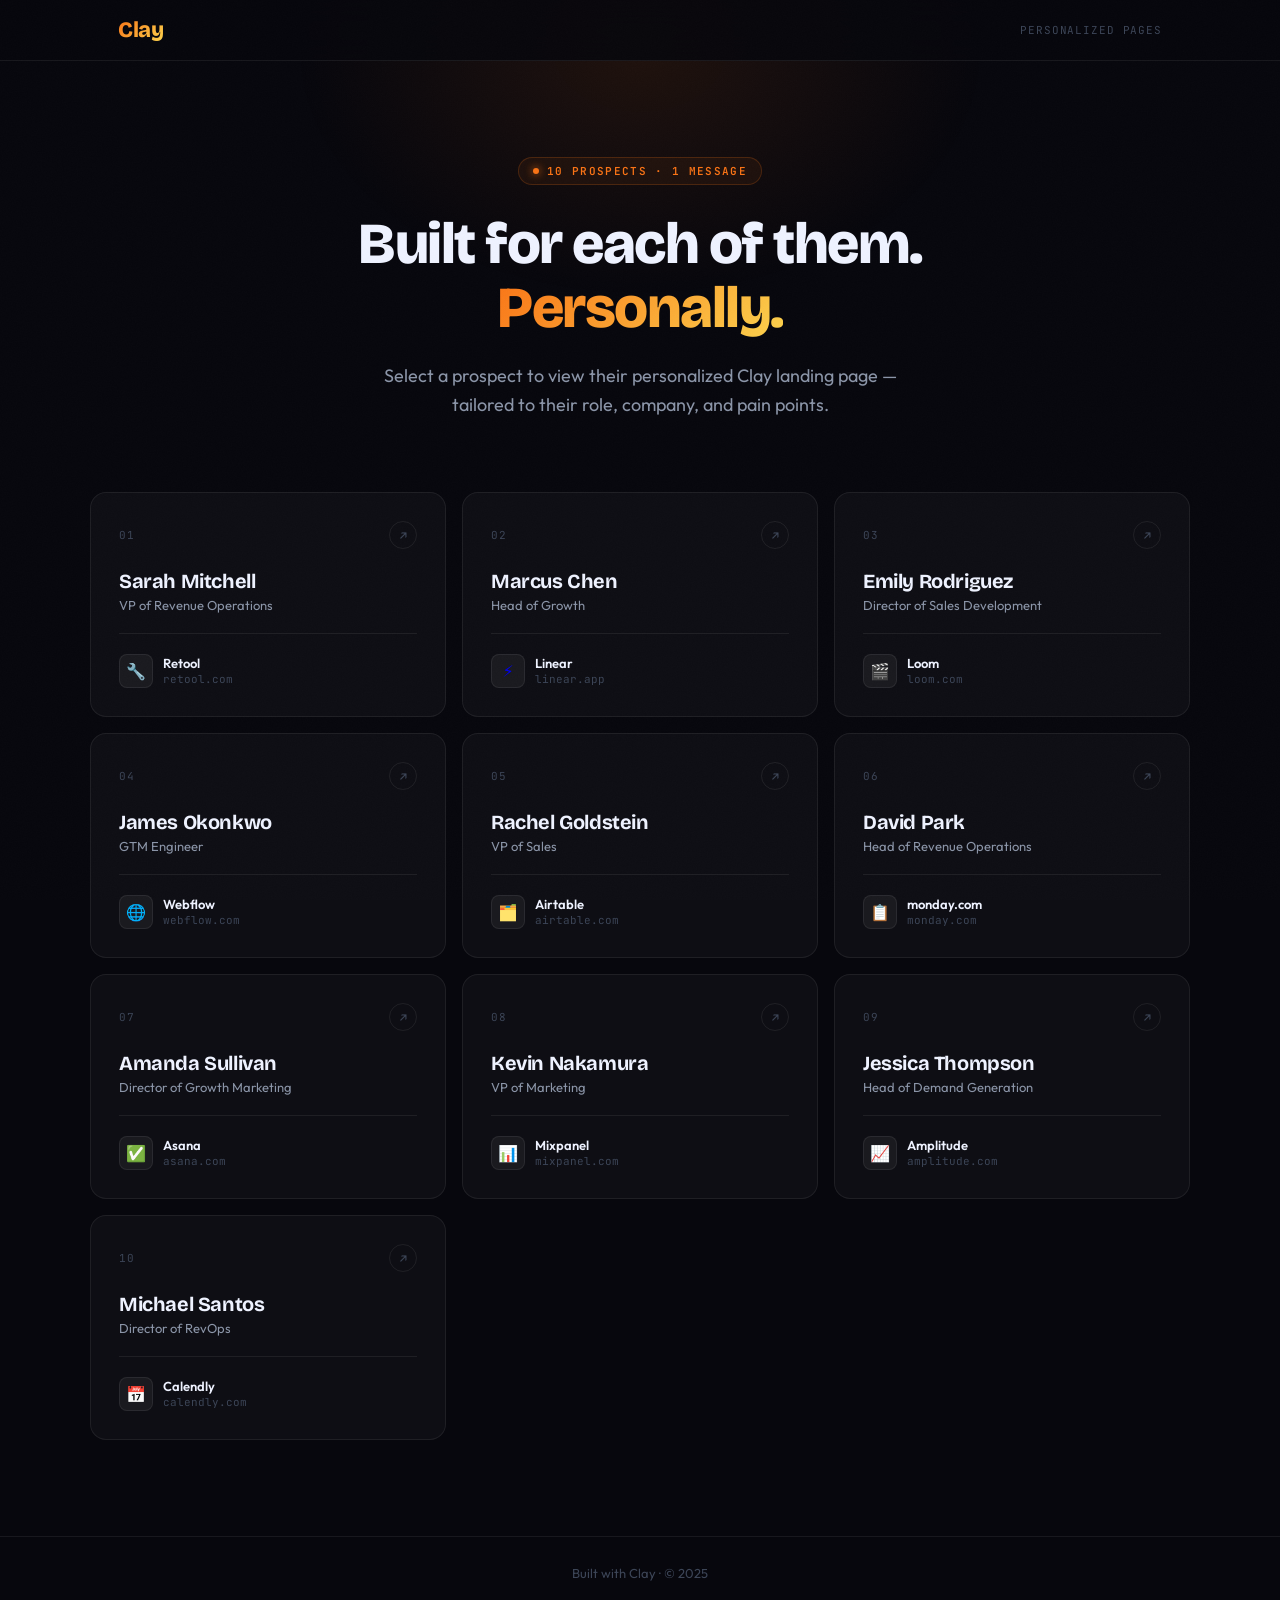
<file: index.html>
<!DOCTYPE html>
<html lang="en">
<head>
  <meta charset="UTF-8" />
  <meta name="viewport" content="width=device-width, initial-scale=1.0" />
  <title>Clay — Personalized Pages</title>
  <link rel="preconnect" href="https://fonts.googleapis.com" />
  <link rel="preconnect" href="https://fonts.gstatic.com" crossorigin />
  <link href="https://fonts.googleapis.com/css2?family=Bricolage+Grotesque:opsz,wght@12..96,300;12..96,400;12..96,500;12..96,600;12..96,700;12..96,800&family=Outfit:wght@300;400;500;600;700&family=JetBrains+Mono:wght@400;600;700&display=swap" rel="stylesheet" />

  <style>
  *, *::before, *::after { box-sizing: border-box; margin: 0; padding: 0; }

  :root {
    --bg:      #07070D;
    --bg-2:    #0B0B16;
    --surface: rgba(255,255,255,0.03);
    --border:  rgba(255,255,255,0.07);

    --orange:  #F97316;
    --orange-2:#FB923C;
    --amber:   #FCD34D;

    --text:    #EEF2FF;
    --text-2:  #8B95A8;
    --text-3:  #3C4557;

    --d: 'Bricolage Grotesque', system-ui, sans-serif;
    --b: 'Outfit', system-ui, sans-serif;
    --m: 'JetBrains Mono', monospace;

    --r:  10px;
    --rl: 16px;
  }

  html { scroll-behavior: smooth; }

  body {
    font-family: var(--b);
    background: var(--bg);
    color: var(--text);
    overflow-x: hidden;
    -webkit-font-smoothing: antialiased;
    min-height: 100vh;
  }

  /* Film grain */
  body::after {
    content: '';
    position: fixed; inset: 0;
    background-image: url("data:image/svg+xml,%3Csvg xmlns='http://www.w3.org/2000/svg' width='250' height='250'%3E%3Cfilter id='g'%3E%3CfeTurbulence type='fractalNoise' baseFrequency='0.8' numOctaves='4' stitchTiles='stitch'/%3E%3CfeColorMatrix type='saturate' values='0'/%3E%3C/filter%3E%3Crect width='250' height='250' filter='url(%23g)' opacity='0.04'/%3E%3C/svg%3E");
    pointer-events: none; z-index: 9999; opacity: 0.45;
  }

  /* Glow orb */
  body::before {
    content: '';
    position: fixed;
    top: -200px; left: 50%; transform: translateX(-50%);
    width: 700px; height: 500px;
    background: radial-gradient(ellipse at center, rgba(249,115,22,0.10) 0%, transparent 70%);
    pointer-events: none; z-index: 0;
  }

  .container { max-width: 1100px; margin: 0 auto; padding: 0 28px; }

  /* NAV */
  .nav {
    position: sticky; top: 0; z-index: 500;
    border-bottom: 1px solid var(--border);
    backdrop-filter: blur(22px); -webkit-backdrop-filter: blur(22px);
    background: rgba(7,7,13,.88);
  }
  .nav-wrap {
    display: flex; align-items: center; justify-content: space-between;
    height: 60px; max-width: 1100px; margin: 0 auto; padding: 0 28px;
  }
  .nav-logo {
    font-family: var(--d); font-size: 22px; font-weight: 800; letter-spacing: -0.5px;
    background: linear-gradient(135deg, var(--orange) 0%, var(--amber) 100%);
    -webkit-background-clip: text; -webkit-text-fill-color: transparent; background-clip: text;
    text-decoration: none;
  }
  .nav-tag {
    font-family: var(--m); font-size: 11px; color: var(--text-3);
    letter-spacing: 0.08em; text-transform: uppercase;
  }

  /* HERO */
  .hero {
    position: relative; z-index: 1;
    padding: 96px 28px 72px;
    text-align: center;
  }
  .hero-eyebrow {
    display: inline-flex; align-items: center; gap: 8px;
    font-family: var(--m); font-size: 11px; font-weight: 600;
    letter-spacing: 0.12em; text-transform: uppercase;
    color: var(--orange);
    border: 1px solid rgba(249,115,22,0.2);
    background: rgba(249,115,22,0.06);
    padding: 6px 14px; border-radius: 100px;
    margin-bottom: 28px;
  }
  .hero-eyebrow::before {
    content: '';
    width: 6px; height: 6px; border-radius: 50%;
    background: var(--orange);
    box-shadow: 0 0 8px var(--orange);
  }
  .hero h1 {
    font-family: var(--d); font-size: clamp(36px, 5vw, 58px);
    font-weight: 800; letter-spacing: -1.5px; line-height: 1.1;
    color: var(--text); margin-bottom: 20px;
  }
  .hero h1 span {
    background: linear-gradient(135deg, var(--orange) 0%, var(--amber) 100%);
    -webkit-background-clip: text; -webkit-text-fill-color: transparent; background-clip: text;
  }
  .hero p {
    font-size: 18px; color: var(--text-2); max-width: 520px;
    margin: 0 auto; line-height: 1.65;
  }

  /* GRID */
  .grid-section {
    position: relative; z-index: 1;
    padding: 0 28px 96px;
  }
  .grid {
    max-width: 1100px; margin: 0 auto;
    display: grid;
    grid-template-columns: repeat(auto-fill, minmax(320px, 1fr));
    gap: 16px;
  }

  /* CARD */
  .card {
    display: block;
    text-decoration: none;
    background: var(--surface);
    border: 1px solid var(--border);
    border-radius: var(--rl);
    padding: 28px;
    transition: border-color 0.22s ease, background 0.22s ease, transform 0.22s ease, box-shadow 0.22s ease;
    position: relative; overflow: hidden;
  }
  .card::before {
    content: '';
    position: absolute; inset: 0;
    background: linear-gradient(135deg, rgba(249,115,22,0.04) 0%, transparent 60%);
    opacity: 0; transition: opacity 0.22s ease;
    border-radius: var(--rl);
  }
  .card:hover {
    border-color: rgba(249,115,22,0.28);
    background: rgba(255,255,255,0.04);
    transform: translateY(-3px);
    box-shadow: 0 16px 48px rgba(0,0,0,0.4), 0 0 0 1px rgba(249,115,22,0.1);
  }
  .card:hover::before { opacity: 1; }

  .card-header {
    display: flex; align-items: center; justify-content: space-between;
    margin-bottom: 20px;
  }
  .card-num {
    font-family: var(--m); font-size: 11px; color: var(--text-3);
    letter-spacing: 0.05em;
  }
  .card-arrow {
    width: 28px; height: 28px; border-radius: 50%;
    border: 1px solid var(--border);
    display: flex; align-items: center; justify-content: center;
    color: var(--text-3); font-size: 13px;
    transition: border-color 0.22s, color 0.22s, background 0.22s;
  }
  .card:hover .card-arrow {
    border-color: rgba(249,115,22,0.4);
    color: var(--orange);
    background: rgba(249,115,22,0.08);
  }

  .card-name {
    font-family: var(--d); font-size: 20px; font-weight: 700;
    letter-spacing: -0.4px; color: var(--text);
    margin-bottom: 4px;
  }
  .card-title {
    font-size: 13px; color: var(--text-2); margin-bottom: 20px;
  }

  .card-divider {
    height: 1px; background: var(--border); margin-bottom: 20px;
  }

  .card-company {
    display: flex; align-items: center; gap: 10px;
  }
  .card-company-icon {
    width: 34px; height: 34px; border-radius: 8px;
    background: rgba(255,255,255,0.05);
    border: 1px solid var(--border);
    display: flex; align-items: center; justify-content: center;
    font-size: 16px; flex-shrink: 0;
  }
  .card-company-info { display: flex; flex-direction: column; gap: 1px; }
  .card-company-name {
    font-size: 13px; font-weight: 600; color: var(--text);
  }
  .card-company-url {
    font-family: var(--m); font-size: 11px; color: var(--text-3);
  }

  /* FOOTER */
  .footer {
    position: relative; z-index: 1;
    border-top: 1px solid var(--border);
    padding: 28px;
    text-align: center;
  }
  .footer p {
    font-size: 13px; color: var(--text-3);
  }

  /* Reveal */
  .r { opacity: 0; transform: translateY(18px); transition: opacity 0.6s cubic-bezier(.16,1,.3,1), transform 0.6s cubic-bezier(.16,1,.3,1); }
  .r.in { opacity: 1; transform: translateY(0); }
  .d1 { transition-delay: 0.04s; } .d2 { transition-delay: 0.08s; }
  .d3 { transition-delay: 0.12s; } .d4 { transition-delay: 0.16s; }
  .d5 { transition-delay: 0.20s; } .d6 { transition-delay: 0.24s; }
  .d7 { transition-delay: 0.28s; } .d8 { transition-delay: 0.32s; }
  .d9 { transition-delay: 0.36s; } .d10 { transition-delay: 0.40s; }
  </style>
</head>
<body>

  <!-- NAV -->
  <nav class="nav">
    <div class="nav-wrap">
      <a class="nav-logo" href="/">Clay</a>
      <span class="nav-tag">Personalized Pages</span>
    </div>
  </nav>

  <!-- HERO -->
  <section class="hero">
    <div class="hero-eyebrow">10 prospects · 1 message</div>
    <h1>Built for each of them.<br /><span>Personally.</span></h1>
    <p>Select a prospect to view their personalized Clay landing page — tailored to their role, company, and pain points.</p>
  </section>

  <!-- GRID -->
  <section class="grid-section">
    <div class="grid">

      <a class="card r d1" href="/sarah-mitchell-retool.html">
        <div class="card-header">
          <span class="card-num">01</span>
          <span class="card-arrow">↗</span>
        </div>
        <div class="card-name">Sarah Mitchell</div>
        <div class="card-title">VP of Revenue Operations</div>
        <div class="card-divider"></div>
        <div class="card-company">
          <div class="card-company-icon">🔧</div>
          <div class="card-company-info">
            <span class="card-company-name">Retool</span>
            <span class="card-company-url">retool.com</span>
          </div>
        </div>
      </a>

      <a class="card r d2" href="/marcus-chen-linear.html">
        <div class="card-header">
          <span class="card-num">02</span>
          <span class="card-arrow">↗</span>
        </div>
        <div class="card-name">Marcus Chen</div>
        <div class="card-title">Head of Growth</div>
        <div class="card-divider"></div>
        <div class="card-company">
          <div class="card-company-icon">⚡</div>
          <div class="card-company-info">
            <span class="card-company-name">Linear</span>
            <span class="card-company-url">linear.app</span>
          </div>
        </div>
      </a>

      <a class="card r d3" href="/emily-rodriguez-loom.html">
        <div class="card-header">
          <span class="card-num">03</span>
          <span class="card-arrow">↗</span>
        </div>
        <div class="card-name">Emily Rodriguez</div>
        <div class="card-title">Director of Sales Development</div>
        <div class="card-divider"></div>
        <div class="card-company">
          <div class="card-company-icon">🎬</div>
          <div class="card-company-info">
            <span class="card-company-name">Loom</span>
            <span class="card-company-url">loom.com</span>
          </div>
        </div>
      </a>

      <a class="card r d4" href="/james-okonkwo-webflow.html">
        <div class="card-header">
          <span class="card-num">04</span>
          <span class="card-arrow">↗</span>
        </div>
        <div class="card-name">James Okonkwo</div>
        <div class="card-title">GTM Engineer</div>
        <div class="card-divider"></div>
        <div class="card-company">
          <div class="card-company-icon">🌐</div>
          <div class="card-company-info">
            <span class="card-company-name">Webflow</span>
            <span class="card-company-url">webflow.com</span>
          </div>
        </div>
      </a>

      <a class="card r d5" href="/rachel-goldstein-airtable.html">
        <div class="card-header">
          <span class="card-num">05</span>
          <span class="card-arrow">↗</span>
        </div>
        <div class="card-name">Rachel Goldstein</div>
        <div class="card-title">VP of Sales</div>
        <div class="card-divider"></div>
        <div class="card-company">
          <div class="card-company-icon">🗂️</div>
          <div class="card-company-info">
            <span class="card-company-name">Airtable</span>
            <span class="card-company-url">airtable.com</span>
          </div>
        </div>
      </a>

      <a class="card r d6" href="/david-park-monday.html">
        <div class="card-header">
          <span class="card-num">06</span>
          <span class="card-arrow">↗</span>
        </div>
        <div class="card-name">David Park</div>
        <div class="card-title">Head of Revenue Operations</div>
        <div class="card-divider"></div>
        <div class="card-company">
          <div class="card-company-icon">📋</div>
          <div class="card-company-info">
            <span class="card-company-name">monday.com</span>
            <span class="card-company-url">monday.com</span>
          </div>
        </div>
      </a>

      <a class="card r d7" href="/amanda-sullivan-asana.html">
        <div class="card-header">
          <span class="card-num">07</span>
          <span class="card-arrow">↗</span>
        </div>
        <div class="card-name">Amanda Sullivan</div>
        <div class="card-title">Director of Growth Marketing</div>
        <div class="card-divider"></div>
        <div class="card-company">
          <div class="card-company-icon">✅</div>
          <div class="card-company-info">
            <span class="card-company-name">Asana</span>
            <span class="card-company-url">asana.com</span>
          </div>
        </div>
      </a>

      <a class="card r d8" href="/kevin-nakamura-mixpanel.html">
        <div class="card-header">
          <span class="card-num">08</span>
          <span class="card-arrow">↗</span>
        </div>
        <div class="card-name">Kevin Nakamura</div>
        <div class="card-title">VP of Marketing</div>
        <div class="card-divider"></div>
        <div class="card-company">
          <div class="card-company-icon">📊</div>
          <div class="card-company-info">
            <span class="card-company-name">Mixpanel</span>
            <span class="card-company-url">mixpanel.com</span>
          </div>
        </div>
      </a>

      <a class="card r d9" href="/jessica-thompson-amplitude.html">
        <div class="card-header">
          <span class="card-num">09</span>
          <span class="card-arrow">↗</span>
        </div>
        <div class="card-name">Jessica Thompson</div>
        <div class="card-title">Head of Demand Generation</div>
        <div class="card-divider"></div>
        <div class="card-company">
          <div class="card-company-icon">📈</div>
          <div class="card-company-info">
            <span class="card-company-name">Amplitude</span>
            <span class="card-company-url">amplitude.com</span>
          </div>
        </div>
      </a>

      <a class="card r d10" href="/michael-santos-calendly.html">
        <div class="card-header">
          <span class="card-num">10</span>
          <span class="card-arrow">↗</span>
        </div>
        <div class="card-name">Michael Santos</div>
        <div class="card-title">Director of RevOps</div>
        <div class="card-divider"></div>
        <div class="card-company">
          <div class="card-company-icon">📅</div>
          <div class="card-company-info">
            <span class="card-company-name">Calendly</span>
            <span class="card-company-url">calendly.com</span>
          </div>
        </div>
      </a>

    </div>
  </section>

  <!-- FOOTER -->
  <footer class="footer">
    <p>Built with Clay · © 2025</p>
  </footer>

  <script>
    const obs = new IntersectionObserver((entries) => {
      entries.forEach(e => { if (e.isIntersecting) { e.target.classList.add('in'); obs.unobserve(e.target); } });
    }, { threshold: 0.08 });
    document.querySelectorAll('.r').forEach(el => obs.observe(el));
  </script>

</body>
</html>
</file>
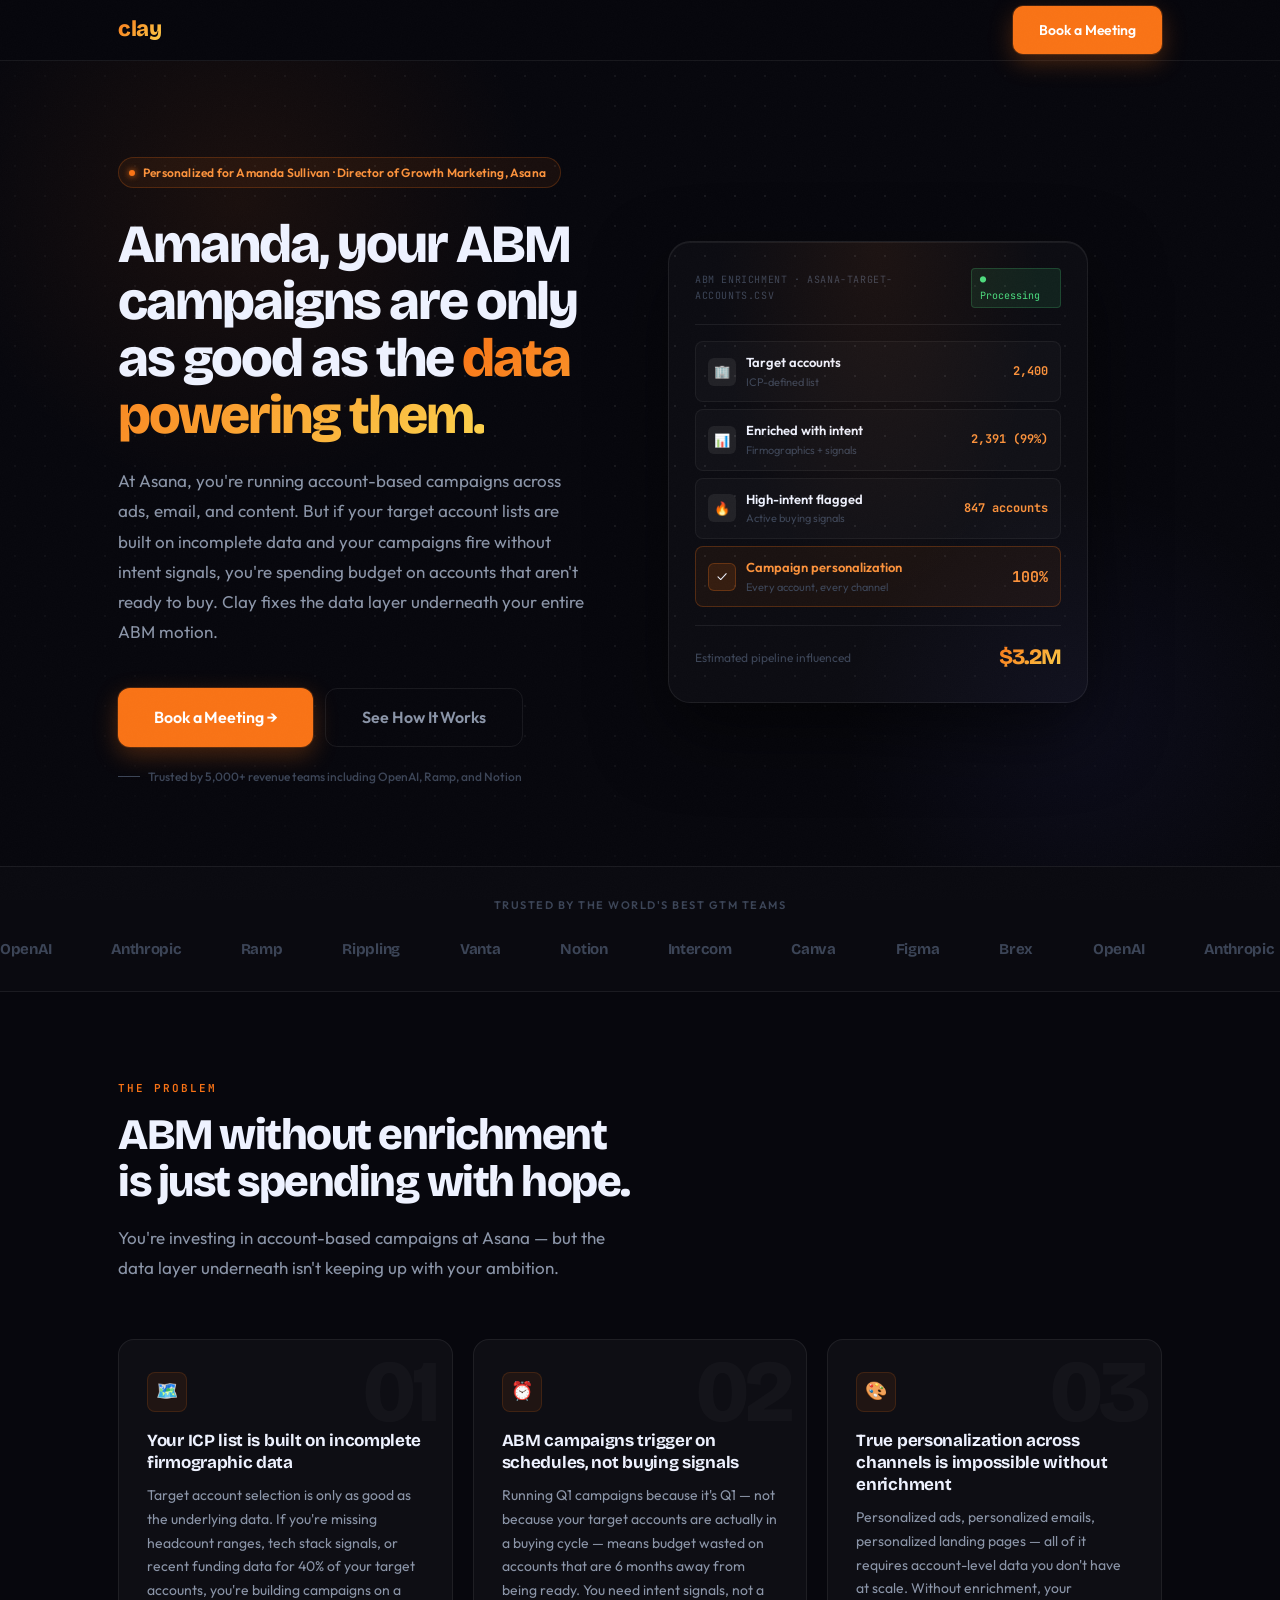
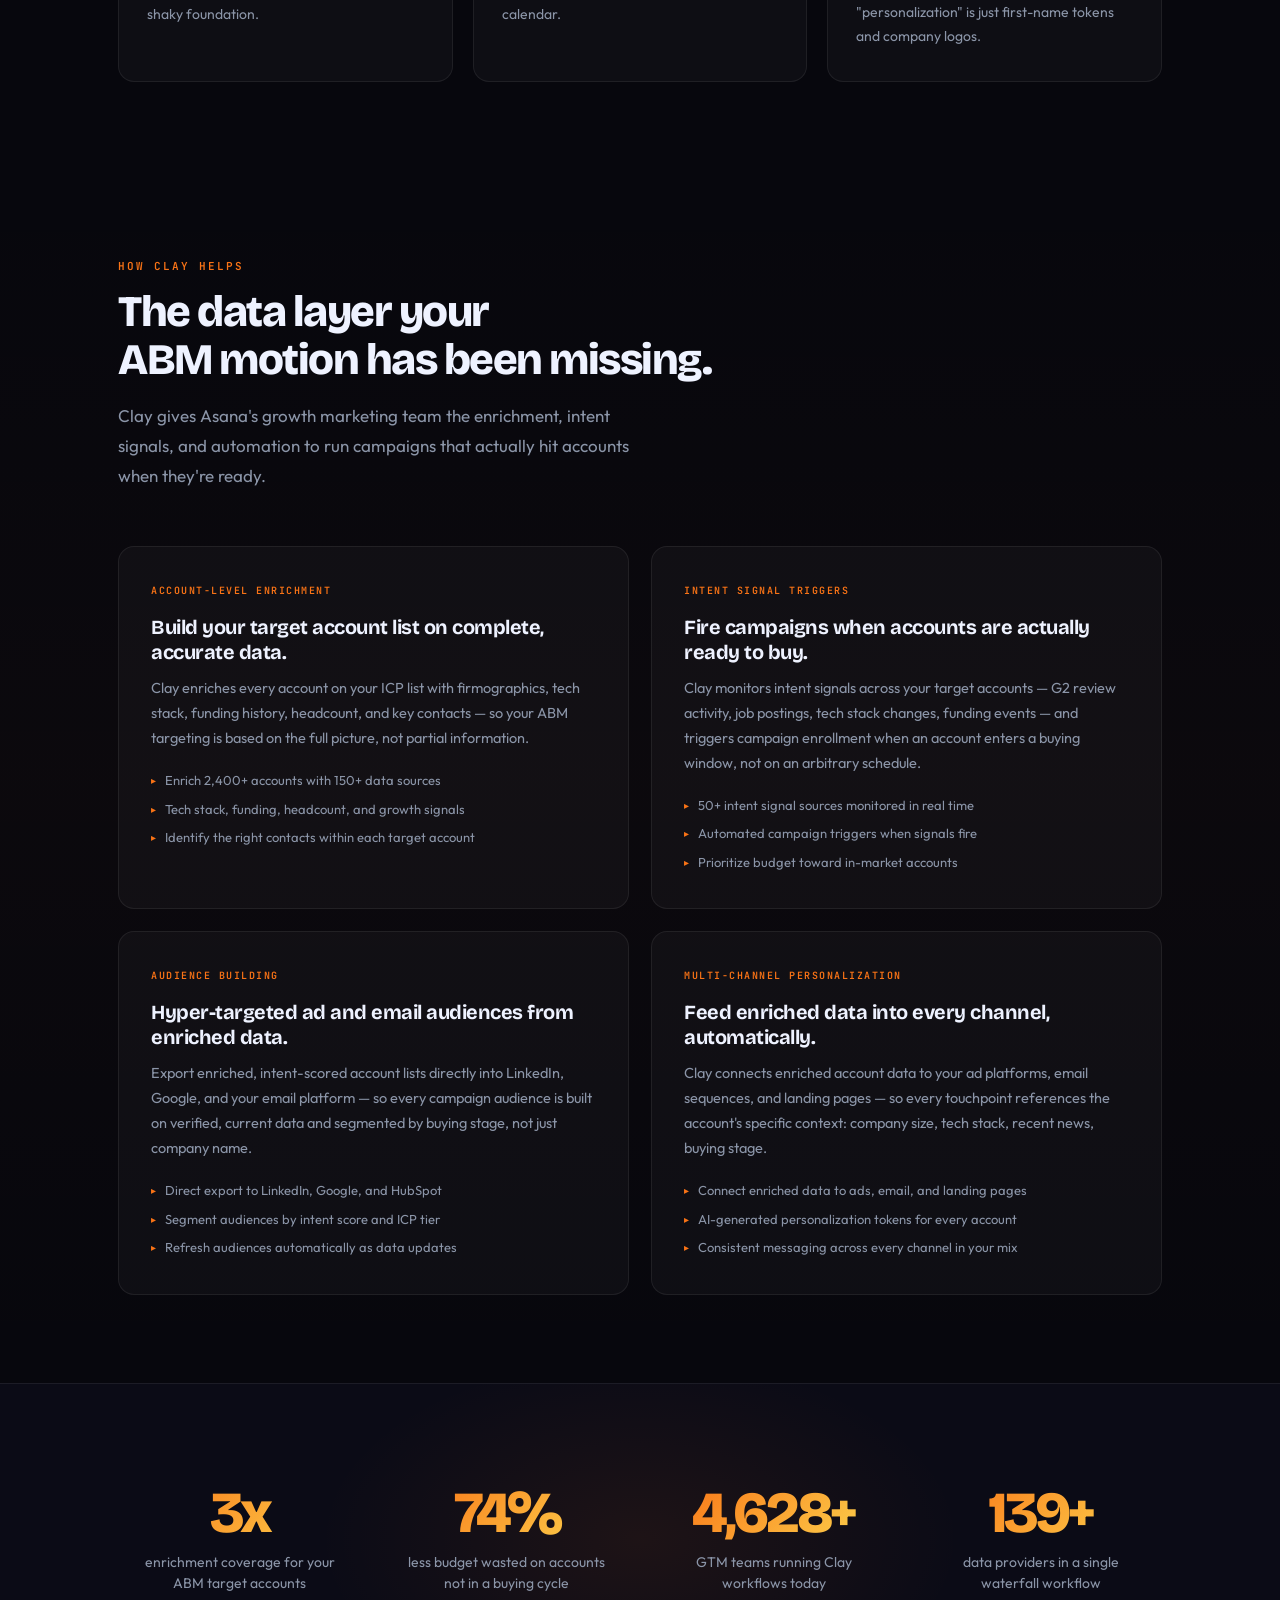
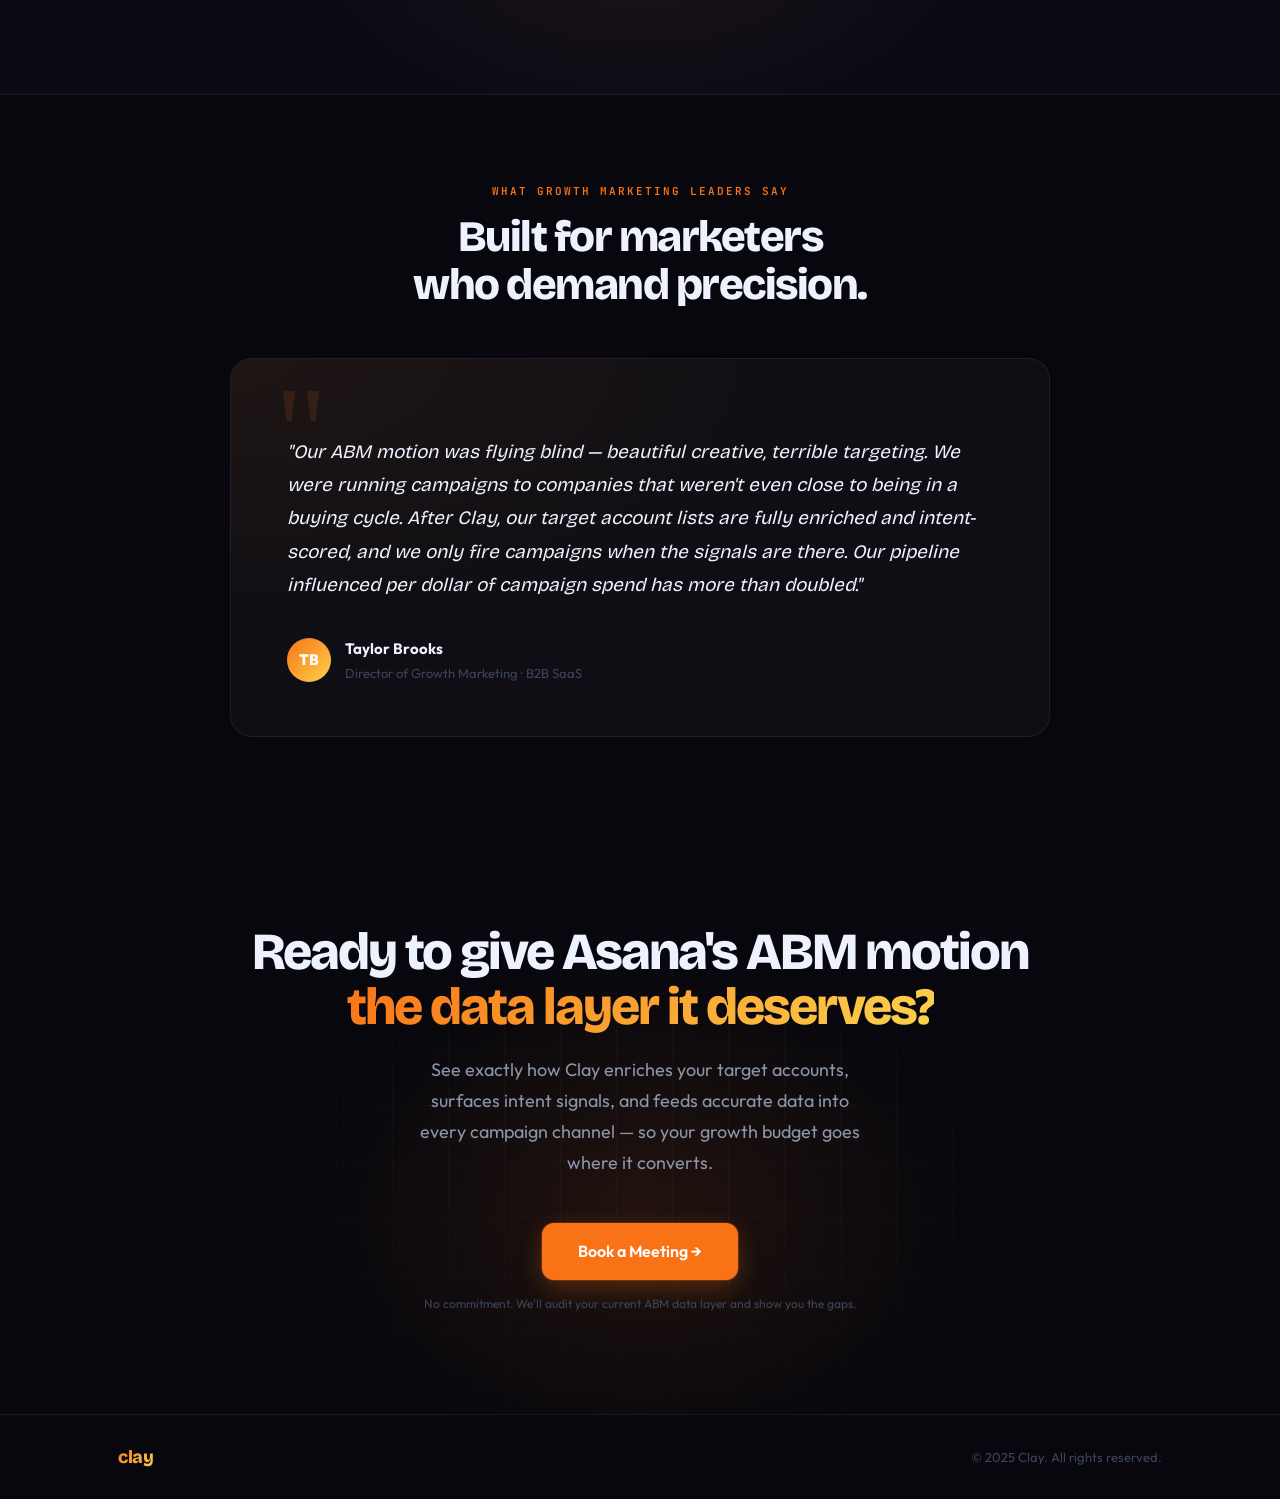
<file: amanda-sullivan-asana.html>
<!DOCTYPE html>
<html lang="en">
<head>
  <meta charset="UTF-8" />
  <meta name="viewport" content="width=device-width, initial-scale=1.0" />
  <title>Clay × Asana — For Amanda Sullivan</title>
  <link rel="preconnect" href="https://fonts.googleapis.com" />
  <link rel="preconnect" href="https://fonts.gstatic.com" crossorigin />
  <link href="https://fonts.googleapis.com/css2?family=Bricolage+Grotesque:opsz,wght@12..96,300;12..96,400;12..96,500;12..96,600;12..96,700;12..96,800&family=Outfit:wght@300;400;500;600;700&family=JetBrains+Mono:wght@400;600;700&display=swap" rel="stylesheet" />

  <style>
  /* ─── RESET ───────────────────────────────────── */
  *, *::before, *::after { box-sizing: border-box; margin: 0; padding: 0; }

  /* ─── TOKENS ──────────────────────────────────── */
  :root {
    --bg:        #07070D;
    --bg-2:      #0B0B16;
    --surface:   rgba(255,255,255,0.03);
    --border:    rgba(255,255,255,0.07);
    --bd-hot:    rgba(249,115,22,0.28);

    --orange:    #F97316;
    --orange-2:  #FB923C;
    --amber:     #FCD34D;

    --text:      #EEF2FF;
    --text-2:    #8B95A8;
    --text-3:    #3C4557;

    --d:  'Bricolage Grotesque', system-ui, sans-serif;
    --b:  'Outfit', system-ui, sans-serif;
    --m:  'JetBrains Mono', monospace;

    --r:   10px;
    --rl:  16px;
    --rxl: 22px;
  }

  html { scroll-behavior: smooth; }

  body {
    font-family: var(--b);
    background: var(--bg);
    color: var(--text);
    overflow-x: hidden;
    -webkit-font-smoothing: antialiased;
    -moz-osx-font-smoothing: grayscale;
    line-height: 1.6;
  }

  /* Film grain overlay */
  body::after {
    content: '';
    position: fixed; inset: 0;
    background-image: url("data:image/svg+xml,%3Csvg xmlns='http://www.w3.org/2000/svg' width='250' height='250'%3E%3Cfilter id='g'%3E%3CfeTurbulence type='fractalNoise' baseFrequency='0.8' numOctaves='4' stitchTiles='stitch'/%3E%3CfeColorMatrix type='saturate' values='0'/%3E%3C/filter%3E%3Crect width='250' height='250' filter='url(%23g)' opacity='0.04'/%3E%3C/svg%3E");
    pointer-events: none; z-index: 9999; opacity: 0.45;
  }

  /* ─── LAYOUT UTILS ───────────────────────────── */
  .container { max-width: 1100px; margin: 0 auto; padding: 0 28px; }

  .accent {
    background: linear-gradient(135deg, var(--orange) 0%, var(--amber) 100%);
    -webkit-background-clip: text;
    -webkit-text-fill-color: transparent;
    background-clip: text;
  }

  /* ─── REVEAL ANIMATIONS ───────────────────────── */
  .r {
    opacity: 0;
    transform: translateY(22px);
    transition: opacity 0.72s cubic-bezier(.16,1,.3,1),
                transform 0.72s cubic-bezier(.16,1,.3,1);
  }
  .r.in    { opacity: 1; transform: translateY(0); }
  .d1 { transition-delay: 0.08s; }
  .d2 { transition-delay: 0.16s; }
  .d3 { transition-delay: 0.24s; }
  .d4 { transition-delay: 0.32s; }

  /* ─── BUTTONS ─────────────────────────────────── */
  .btn {
    display: inline-flex; align-items: center; gap: 8px;
    padding: 13px 26px; border-radius: var(--r);
    font-family: var(--b); font-size: 14px; font-weight: 600;
    text-decoration: none; cursor: pointer; border: none;
    transition: all 0.22s ease; white-space: nowrap;
    letter-spacing: -0.1px;
  }
  .btn-primary {
    background: var(--orange); color: #fff;
    box-shadow: 0 0 0 1px rgba(249,115,22,.2), 0 8px 24px rgba(249,115,22,.28);
  }
  .btn-primary:hover {
    background: var(--orange-2);
    transform: translateY(-2px);
    box-shadow: 0 0 0 1px rgba(249,115,22,.35), 0 14px 36px rgba(249,115,22,.42);
  }
  .btn-ghost {
    background: transparent; color: var(--text-2);
    border: 1px solid var(--border);
  }
  .btn-ghost:hover {
    border-color: rgba(249,115,22,.25); color: var(--text);
    background: rgba(249,115,22,.05);
  }
  .btn-lg { padding: 16px 36px; font-size: 16px; border-radius: 12px; }

  /* ─── NAV ─────────────────────────────────────── */
  .nav {
    position: sticky; top: 0; z-index: 500;
    border-bottom: 1px solid var(--border);
    backdrop-filter: blur(22px); -webkit-backdrop-filter: blur(22px);
    background: rgba(7,7,13,.88);
  }
  .nav-wrap {
    display: flex; align-items: center; justify-content: space-between;
    height: 60px; max-width: 1100px; margin: 0 auto; padding: 0 28px;
  }
  .nav-logo {
    font-family: var(--d); font-size: 22px; font-weight: 800; letter-spacing: -0.5px;
    background: linear-gradient(135deg, var(--orange) 0%, var(--amber) 100%);
    -webkit-background-clip: text; -webkit-text-fill-color: transparent; background-clip: text;
  }

  /* ─── HERO ────────────────────────────────────── */
  .hero-section {
    position: relative; overflow: hidden;
    padding: 96px 0 80px;
  }
  .hero-glow-a {
    position: absolute; top: -180px; left: -80px;
    width: 640px; height: 640px; border-radius: 50%;
    background: radial-gradient(ellipse, rgba(249,115,22,.08) 0%, transparent 65%);
    pointer-events: none;
  }
  .hero-glow-b {
    position: absolute; bottom: -120px; right: -60px;
    width: 520px; height: 520px; border-radius: 50%;
    background: radial-gradient(ellipse, rgba(99,102,241,.06) 0%, transparent 65%);
    pointer-events: none;
  }
  .hero-dots {
    position: absolute; inset: 0; pointer-events: none;
    background-image: radial-gradient(circle, rgba(255,255,255,.075) 1px, transparent 1px);
    background-size: 30px 30px;
    -webkit-mask-image: radial-gradient(ellipse 80% 80% at 50% 40%, black 30%, transparent 100%);
    mask-image: radial-gradient(ellipse 80% 80% at 50% 40%, black 30%, transparent 100%);
  }

  .hero-inner {
    display: grid; grid-template-columns: 1fr 1fr;
    gap: 56px; align-items: center;
    position: relative; z-index: 2;
  }

  /* Badge */
  .hero-badge {
    display: inline-flex; align-items: center; gap: 8px;
    padding: 5px 14px 5px 10px; border-radius: 100px;
    border: 1px solid rgba(249,115,22,.22);
    background: rgba(249,115,22,.07);
    font-size: 12px; font-weight: 600; color: var(--orange-2);
    margin-bottom: 28px; letter-spacing: .2px;
  }
  .badge-dot {
    width: 6px; height: 6px; border-radius: 50%;
    background: var(--orange); flex-shrink: 0;
    box-shadow: 0 0 6px var(--orange);
    animation: blink 2s ease-in-out infinite;
  }
  @keyframes blink {
    0%,100% { opacity: 1; transform: scale(1); }
    50%      { opacity: .4; transform: scale(.75); }
  }

  .hero-h1 {
    font-family: var(--d);
    font-size: clamp(34px, 4.2vw, 56px);
    font-weight: 800; line-height: 1.06; letter-spacing: -2px;
    margin-bottom: 22px;
  }
  .hero-sub {
    font-size: 17px; color: var(--text-2);
    max-width: 470px; line-height: 1.78; margin-bottom: 40px; font-weight: 400;
  }
  .hero-actions { display: flex; gap: 12px; flex-wrap: wrap; margin-bottom: 20px; }
  .hero-trust {
    font-size: 12px; color: var(--text-3); font-weight: 500;
    display: flex; align-items: center; gap: 8px;
  }
  .hero-trust::before {
    content: ''; display: block; width: 22px; height: 1px; background: var(--text-3);
  }

  /* ── Pipeline art card ── */
  .pipeline-card {
    width: 100%; max-width: 420px;
    background: rgba(255,255,255,.025);
    border: 1px solid var(--border);
    border-radius: var(--rxl); padding: 26px;
    box-shadow: 0 28px 72px rgba(0,0,0,.55), inset 0 1px 0 rgba(255,255,255,.06);
    position: relative; overflow: hidden;
  }
  .pipeline-card::before {
    content: '';
    position: absolute; inset: 0; border-radius: inherit;
    background: radial-gradient(ellipse at top, rgba(249,115,22,.07) 0%, transparent 55%);
    pointer-events: none;
  }
  .pc-head {
    display: flex; align-items: center; justify-content: space-between;
    padding-bottom: 16px; margin-bottom: 16px;
    border-bottom: 1px solid var(--border);
  }
  .pc-title {
    font-family: var(--m); font-size: 10px; color: var(--text-3);
    text-transform: uppercase; letter-spacing: .6px;
  }
  .pc-badge {
    font-family: var(--m); font-size: 10px; color: #4ade80;
    background: rgba(74,222,128,.1); border: 1px solid rgba(74,222,128,.2);
    padding: 3px 8px; border-radius: 4px;
  }
  .pc-row {
    display: flex; align-items: center; justify-content: space-between;
    padding: 10px 12px; border-radius: 8px;
    background: rgba(255,255,255,.025);
    border: 1px solid rgba(255,255,255,.05);
    margin-bottom: 7px; transition: border-color .2s;
  }
  .pc-row:last-of-type { margin-bottom: 0; }
  .pc-row-l { display: flex; align-items: center; gap: 10px; }
  .pc-ico {
    width: 28px; height: 28px; border-radius: 6px;
    background: var(--border); display: flex; align-items: center;
    justify-content: center; font-size: 13px; flex-shrink: 0;
  }
  .pc-name { font-size: 13px; font-weight: 600; color: var(--text); }
  .pc-hint { font-size: 11px; color: var(--text-3); margin-top: 1px; }
  .pc-val  { font-family: var(--m); font-size: 12px; font-weight: 700; color: var(--orange-2); }
  .pc-row-hl { border-color: rgba(249,115,22,.25); background: rgba(249,115,22,.06); }
  .pc-row-hl .pc-ico { background: rgba(249,115,22,.12); border: 1px solid rgba(249,115,22,.25); }
  .pc-row-hl .pc-name { color: var(--orange-2); }
  .pc-row-hl .pc-val  { font-size: 15px; }

  .pc-foot {
    margin-top: 18px; padding-top: 14px;
    border-top: 1px solid var(--border);
    display: flex; align-items: center; justify-content: space-between;
  }
  .pc-foot-label { font-size: 12px; color: var(--text-3); }
  .pc-foot-val {
    font-family: var(--d); font-size: 22px; font-weight: 800; letter-spacing: -1px;
    background: linear-gradient(135deg, var(--orange) 0%, var(--amber) 100%);
    -webkit-background-clip: text; -webkit-text-fill-color: transparent; background-clip: text;
  }

  /* ─── LOGOS MARQUEE ──────────────────────────── */
  .logos-strip {
    border-top: 1px solid var(--border);
    border-bottom: 1px solid var(--border);
    background: rgba(255,255,255,.01);
    padding: 30px 0; overflow: hidden;
  }
  .logos-label {
    text-align: center; font-size: 11px; font-weight: 600;
    color: var(--text-3); text-transform: uppercase;
    letter-spacing: 1.5px; margin-bottom: 22px;
  }
  .marquee { overflow: hidden; }
  .marquee-track {
    display: flex; gap: 60px;
    animation: scroll 26s linear infinite;
    width: max-content;
  }
  .marquee:hover .marquee-track { animation-play-state: paused; }
  @keyframes scroll {
    from { transform: translateX(0); }
    to   { transform: translateX(-50%); }
  }
  .logo-name {
    font-family: var(--d); font-size: 15px; font-weight: 700;
    color: var(--text-3); letter-spacing: -.3px; white-space: nowrap;
    transition: color .2s;
  }
  .logo-name:hover { color: var(--text-2); }

  /* ─── SECTION GLOBALS ────────────────────────── */
  .section { padding: 88px 0; }
  .sec-label {
    font-family: var(--m); font-size: 11px; font-weight: 600;
    text-transform: uppercase; letter-spacing: 2px;
    color: var(--orange); margin-bottom: 14px; display: block;
  }
  .sec-h2 {
    font-family: var(--d);
    font-size: clamp(28px, 3.4vw, 44px);
    font-weight: 800; letter-spacing: -1.5px;
    line-height: 1.1; margin-bottom: 16px;
  }
  .sec-p {
    font-size: 17px; color: var(--text-2);
    max-width: 520px; line-height: 1.75;
  }
  .sec-head { margin-bottom: 56px; }

  /* ─── PAIN CARDS ─────────────────────────────── */
  .pain-grid { display: grid; grid-template-columns: repeat(3,1fr); gap: 20px; }
  .pain-card {
    background: var(--surface);
    border: 1px solid var(--border); border-radius: var(--rl);
    padding: 32px 28px; position: relative; overflow: hidden;
    transition: border-color .3s, transform .3s, box-shadow .3s;
  }
  .pain-card:hover {
    border-color: var(--bd-hot);
    transform: translateY(-5px);
    box-shadow: 0 24px 56px rgba(0,0,0,.42), 0 0 0 1px rgba(249,115,22,.1);
  }
  .pain-num {
    position: absolute; top: 8px; right: 16px;
    font-family: var(--d); font-size: 88px; font-weight: 800;
    line-height: 1; letter-spacing: -4px;
    color: rgba(255,255,255,.028); pointer-events: none;
    user-select: none;
  }
  .pain-ico {
    width: 40px; height: 40px; border-radius: 8px;
    background: rgba(249,115,22,.08); border: 1px solid rgba(249,115,22,.15);
    display: flex; align-items: center; justify-content: center;
    font-size: 18px; margin-bottom: 18px; flex-shrink: 0;
  }
  .pain-card h3 {
    font-family: var(--d); font-size: 17px; font-weight: 700;
    letter-spacing: -.3px; margin-bottom: 10px; line-height: 1.3;
  }
  .pain-card p { font-size: 14px; color: var(--text-2); line-height: 1.7; }

  /* ─── FEATURES ───────────────────────────────── */
  .features-section {
    background: linear-gradient(180deg, transparent, rgba(249,115,22,.018) 50%, transparent);
    padding: 88px 0;
  }
  .feat-grid { display: grid; grid-template-columns: repeat(2,1fr); gap: 22px; }
  .feat-card {
    background: var(--surface);
    border: 1px solid var(--border); border-radius: var(--rl);
    padding: 36px 32px; position: relative; overflow: hidden;
    transition: all .3s ease;
  }
  .feat-card::after {
    content: ''; position: absolute;
    top: 0; left: 0; right: 0; height: 2px;
    background: linear-gradient(90deg, var(--orange), var(--amber));
    transform: scaleX(0); transform-origin: left;
    transition: transform .38s ease;
  }
  .feat-card:hover::after   { transform: scaleX(1); }
  .feat-card:hover {
    border-color: rgba(249,115,22,.22);
    transform: translateY(-3px);
    box-shadow: 0 28px 56px rgba(0,0,0,.32);
  }
  .feat-tag {
    font-family: var(--m); font-size: 10px; font-weight: 600;
    text-transform: uppercase; letter-spacing: 1.5px;
    color: var(--orange); margin-bottom: 16px; display: block;
  }
  .feat-card h3 {
    font-family: var(--d); font-size: 20px; font-weight: 700;
    letter-spacing: -.5px; line-height: 1.22; margin-bottom: 12px;
  }
  .feat-card > p {
    font-size: 14.5px; color: var(--text-2);
    line-height: 1.72; margin-bottom: 20px;
  }
  .feat-list { list-style: none; display: flex; flex-direction: column; gap: 9px; }
  .feat-list li {
    font-size: 13px; color: var(--text-2);
    display: flex; align-items: flex-start; gap: 9px; line-height: 1.5;
  }
  .feat-list li::before {
    content: '▸'; color: var(--orange); font-size: 10px;
    flex-shrink: 0; margin-top: 2px;
  }

  /* ─── STATS ──────────────────────────────────── */
  .stats-section {
    padding: 80px 0; position: relative; overflow: hidden;
    border-top: 1px solid var(--border);
    border-bottom: 1px solid var(--border);
    background: var(--bg-2);
  }
  .stats-section::before {
    content: ''; position: absolute;
    top: 50%; left: 50%; transform: translate(-50%,-50%);
    width: 700px; height: 400px;
    background: radial-gradient(ellipse, rgba(249,115,22,.08) 0%, transparent 65%);
    pointer-events: none;
  }
  .stats-grid {
    display: grid; grid-template-columns: repeat(4,1fr);
    gap: 24px; position: relative; z-index: 2;
  }
  .stat-item { text-align: center; padding: 20px; }
  .stat-number {
    font-family: var(--d); font-size: 58px; font-weight: 800;
    letter-spacing: -3px; line-height: 1; display: block;
    background: linear-gradient(135deg, var(--orange) 0%, var(--amber) 100%);
    -webkit-background-clip: text; -webkit-text-fill-color: transparent; background-clip: text;
    margin-bottom: 10px;
  }
  .stat-desc { font-size: 14px; color: var(--text-2); line-height: 1.5; }

  /* ─── TESTIMONIAL ────────────────────────────── */
  .testimonial-section { padding: 88px 0; }
  .t-card {
    max-width: 820px; margin: 0 auto;
    background: var(--surface);
    border: 1px solid var(--border); border-radius: var(--rxl);
    padding: 52px 56px; position: relative; overflow: hidden;
  }
  .t-card::before {
    content: ''; position: absolute; inset: 0;
    background: radial-gradient(ellipse at top left, rgba(249,115,22,.07) 0%, transparent 55%);
    pointer-events: none;
  }
  .t-qmark {
    font-family: Georgia, serif; font-size: 128px; line-height: .7;
    color: var(--orange); opacity: .12;
    position: absolute; top: 28px; left: 44px; pointer-events: none;
  }
  .t-text {
    font-family: var(--d); font-size: 19px; line-height: 1.75;
    font-style: italic; color: var(--text);
    padding-top: 24px; margin-bottom: 36px; position: relative;
  }
  .t-author { display: flex; align-items: center; gap: 14px; }
  .t-avatar {
    width: 44px; height: 44px; border-radius: 50%; flex-shrink: 0;
    background: linear-gradient(135deg, var(--orange) 0%, var(--amber) 100%);
    display: flex; align-items: center; justify-content: center;
    font-weight: 800; font-size: 15px; color: white;
  }
  .t-name  { font-weight: 700; font-size: 15px; margin-bottom: 2px; }
  .t-title { font-size: 13px; color: var(--text-3); }

  /* ─── CTA BANNER ─────────────────────────────── */
  .cta-section {
    padding: 100px 0; text-align: center;
    position: relative; overflow: hidden;
  }
  .cta-glow {
    position: absolute; bottom: -100px; left: 50%; transform: translateX(-50%);
    width: 800px; height: 600px;
    background: radial-gradient(ellipse, rgba(249,115,22,.11) 0%, transparent 60%);
    pointer-events: none;
  }
  .cta-grid {
    position: absolute; inset: 0;
    background-image:
      repeating-linear-gradient(rgba(255,255,255,.025) 0px, rgba(255,255,255,.025) 1px, transparent 1px, transparent 56px),
      repeating-linear-gradient(90deg, rgba(255,255,255,.025) 0px, rgba(255,255,255,.025) 1px, transparent 1px, transparent 56px);
    -webkit-mask-image: radial-gradient(ellipse 80% 80% at 50% 50%, black 20%, transparent 100%);
    mask-image: radial-gradient(ellipse 80% 80% at 50% 50%, black 20%, transparent 100%);
    pointer-events: none;
  }
  .cta-section h2 {
    font-family: var(--d);
    font-size: clamp(30px, 4.4vw, 52px);
    font-weight: 800; letter-spacing: -2px; line-height: 1.06;
    margin-bottom: 20px; position: relative;
  }
  .cta-section > .container > p {
    font-size: 18px; color: var(--text-2);
    max-width: 460px; margin: 0 auto 44px;
    line-height: 1.72; position: relative;
  }
  .cta-actions { position: relative; }
  .cta-note { margin-top: 14px; font-size: 12px; color: var(--text-3); }

  /* ─── FOOTER ─────────────────────────────────── */
  .site-footer { border-top: 1px solid var(--border); padding: 28px 0; }
  .footer-inner {
    max-width: 1100px; margin: 0 auto; padding: 0 28px;
    display: flex; align-items: center; justify-content: space-between;
    flex-wrap: wrap; gap: 12px;
  }
  .footer-logo {
    font-family: var(--d); font-size: 18px; font-weight: 800; letter-spacing: -.5px;
    background: linear-gradient(135deg, var(--orange) 0%, var(--amber) 100%);
    -webkit-background-clip: text; -webkit-text-fill-color: transparent; background-clip: text;
  }
  .footer-copy { font-size: 13px; color: var(--text-3); }

  /* ─── RESPONSIVE ──────────────────────────────── */
  @media (max-width: 900px) {
    .hero-inner      { grid-template-columns: 1fr; }
    .pipeline-visual { display: none; }
    .pain-grid       { grid-template-columns: 1fr; }
    .feat-grid       { grid-template-columns: 1fr; }
    .stats-grid      { grid-template-columns: repeat(2,1fr); gap: 20px; }
  }
  @media (max-width: 640px) {
    .hero-h1         { letter-spacing: -1.5px; }
    .t-card          { padding: 36px 28px; }
    .t-qmark         { font-size: 80px; top: 22px; left: 24px; }
    .cta-section     { padding: 72px 0; }
    .stats-grid      { grid-template-columns: repeat(2,1fr); }
    .stat-number     { font-size: 44px; letter-spacing: -2px; }
    .section         { padding: 64px 0; }
  }
  </style>
</head>
<body>

<!-- ═══ NAV ════════════════════════════════════ -->
<nav class="nav">
  <div class="nav-wrap">
    <span class="nav-logo">clay</span>
    <a href="https://clay.com/demo" class="btn btn-primary">Book a Meeting</a>
  </div>
</nav>

<!-- ═══ HERO ═══════════════════════════════════ -->
<section class="hero-section">
  <div class="hero-glow-a"></div>
  <div class="hero-glow-b"></div>
  <div class="hero-dots"></div>

  <div class="container">
    <div class="hero-inner">

      <!-- Left: copy -->
      <div class="hero-copy">
        <div class="hero-badge r">
          <span class="badge-dot"></span>
          Personalized for Amanda Sullivan · Director of Growth Marketing, Asana
        </div>
        <h1 class="hero-h1 r d1">
          Amanda, your ABM campaigns are only as good as the <span class="accent">data powering them.</span>
        </h1>
        <p class="hero-sub r d2">
          At Asana, you're running account-based campaigns across ads, email, and content. But if your target account lists are built on incomplete data and your campaigns fire without intent signals, you're spending budget on accounts that aren't ready to buy. Clay fixes the data layer underneath your entire ABM motion.
        </p>
        <div class="hero-actions r d3">
          <a href="https://clay.com/demo" class="btn btn-primary btn-lg">Book a Meeting &rarr;</a>
          <a href="https://clay.com"      class="btn btn-ghost  btn-lg">See How It Works</a>
        </div>
        <p class="hero-trust r d4">Trusted by 5,000+ revenue teams including OpenAI, Ramp, and Notion</p>
      </div>

      <!-- Right: pipeline visualization -->
      <div class="pipeline-visual r d2">
        <div class="pipeline-card">
          <div class="pc-head">
            <span class="pc-title">ABM enrichment · asana-target-accounts.csv</span>
            <span class="pc-badge">● Processing</span>
          </div>

          <div class="pc-row">
            <div class="pc-row-l">
              <div class="pc-ico">🏢</div>
              <div>
                <div class="pc-name">Target accounts</div>
                <div class="pc-hint">ICP-defined list</div>
              </div>
            </div>
            <span class="pc-val">2,400</span>
          </div>

          <div class="pc-row">
            <div class="pc-row-l">
              <div class="pc-ico">📊</div>
              <div>
                <div class="pc-name">Enriched with intent</div>
                <div class="pc-hint">Firmographics + signals</div>
              </div>
            </div>
            <span class="pc-val">2,391 (99%)</span>
          </div>

          <div class="pc-row">
            <div class="pc-row-l">
              <div class="pc-ico">🔥</div>
              <div>
                <div class="pc-name">High-intent flagged</div>
                <div class="pc-hint">Active buying signals</div>
              </div>
            </div>
            <span class="pc-val">847 accounts</span>
          </div>

          <div class="pc-row pc-row-hl">
            <div class="pc-row-l">
              <div class="pc-ico">✓</div>
              <div>
                <div class="pc-name">Campaign personalization</div>
                <div class="pc-hint">Every account, every channel</div>
              </div>
            </div>
            <span class="pc-val">100%</span>
          </div>

          <div class="pc-foot">
            <span class="pc-foot-label">Estimated pipeline influenced</span>
            <span class="pc-foot-val">$3.2M</span>
          </div>
        </div>
      </div>

    </div>
  </div>
</section>

<!-- ═══ LOGOS MARQUEE ══════════════════════════ -->
<div class="logos-strip">
  <p class="logos-label">Trusted by the world's best GTM teams</p>
  <div class="marquee">
    <div class="marquee-track">
      <span class="logo-name">OpenAI</span>
      <span class="logo-name">Anthropic</span>
      <span class="logo-name">Ramp</span>
      <span class="logo-name">Rippling</span>
      <span class="logo-name">Vanta</span>
      <span class="logo-name">Notion</span>
      <span class="logo-name">Intercom</span>
      <span class="logo-name">Canva</span>
      <span class="logo-name">Figma</span>
      <span class="logo-name">Brex</span>
      <!-- duplicate for seamless loop -->
      <span class="logo-name">OpenAI</span>
      <span class="logo-name">Anthropic</span>
      <span class="logo-name">Ramp</span>
      <span class="logo-name">Rippling</span>
      <span class="logo-name">Vanta</span>
      <span class="logo-name">Notion</span>
      <span class="logo-name">Intercom</span>
      <span class="logo-name">Canva</span>
      <span class="logo-name">Figma</span>
      <span class="logo-name">Brex</span>
    </div>
  </div>
</div>

<!-- ═══ PAIN POINTS ════════════════════════════ -->
<section class="section">
  <div class="container">
    <div class="sec-head r">
      <span class="sec-label">The Problem</span>
      <h2 class="sec-h2">ABM without enrichment<br />is just spending with hope.</h2>
      <p class="sec-p">You're investing in account-based campaigns at Asana — but the data layer underneath isn't keeping up with your ambition.</p>
    </div>
    <div class="pain-grid">
      <div class="pain-card r d1">
        <span class="pain-num">01</span>
        <div class="pain-ico">🗺️</div>
        <h3>Your ICP list is built on incomplete firmographic data</h3>
        <p>Target account selection is only as good as the underlying data. If you're missing headcount ranges, tech stack signals, or recent funding data for 40% of your target accounts, you're building campaigns on a shaky foundation.</p>
      </div>
      <div class="pain-card r d2">
        <span class="pain-num">02</span>
        <div class="pain-ico">⏰</div>
        <h3>ABM campaigns trigger on schedules, not buying signals</h3>
        <p>Running Q1 campaigns because it's Q1 — not because your target accounts are actually in a buying cycle — means budget wasted on accounts that are 6 months away from being ready. You need intent signals, not a calendar.</p>
      </div>
      <div class="pain-card r d3">
        <span class="pain-num">03</span>
        <div class="pain-ico">🎨</div>
        <h3>True personalization across channels is impossible without enrichment</h3>
        <p>Personalized ads, personalized emails, personalized landing pages — all of it requires account-level data you don't have at scale. Without enrichment, your "personalization" is just first-name tokens and company logos.</p>
      </div>
    </div>
  </div>
</section>

<!-- ═══ FEATURES ═══════════════════════════════ -->
<section class="features-section">
  <div class="container">
    <div class="sec-head r">
      <span class="sec-label">How Clay Helps</span>
      <h2 class="sec-h2">The data layer your<br />ABM motion has been missing.</h2>
      <p class="sec-p">Clay gives Asana's growth marketing team the enrichment, intent signals, and automation to run campaigns that actually hit accounts when they're ready.</p>
    </div>
    <div class="feat-grid">

      <div class="feat-card r d1">
        <span class="feat-tag">Account-Level Enrichment</span>
        <h3>Build your target account list on complete, accurate data.</h3>
        <p>Clay enriches every account on your ICP list with firmographics, tech stack, funding history, headcount, and key contacts — so your ABM targeting is based on the full picture, not partial information.</p>
        <ul class="feat-list">
          <li>Enrich 2,400+ accounts with 150+ data sources</li>
          <li>Tech stack, funding, headcount, and growth signals</li>
          <li>Identify the right contacts within each target account</li>
        </ul>
      </div>

      <div class="feat-card r d2">
        <span class="feat-tag">Intent Signal Triggers</span>
        <h3>Fire campaigns when accounts are actually ready to buy.</h3>
        <p>Clay monitors intent signals across your target accounts — G2 review activity, job postings, tech stack changes, funding events — and triggers campaign enrollment when an account enters a buying window, not on an arbitrary schedule.</p>
        <ul class="feat-list">
          <li>50+ intent signal sources monitored in real time</li>
          <li>Automated campaign triggers when signals fire</li>
          <li>Prioritize budget toward in-market accounts</li>
        </ul>
      </div>

      <div class="feat-card r d3">
        <span class="feat-tag">Audience Building</span>
        <h3>Hyper-targeted ad and email audiences from enriched data.</h3>
        <p>Export enriched, intent-scored account lists directly into LinkedIn, Google, and your email platform — so every campaign audience is built on verified, current data and segmented by buying stage, not just company name.</p>
        <ul class="feat-list">
          <li>Direct export to LinkedIn, Google, and HubSpot</li>
          <li>Segment audiences by intent score and ICP tier</li>
          <li>Refresh audiences automatically as data updates</li>
        </ul>
      </div>

      <div class="feat-card r d4">
        <span class="feat-tag">Multi-Channel Personalization</span>
        <h3>Feed enriched data into every channel, automatically.</h3>
        <p>Clay connects enriched account data to your ad platforms, email sequences, and landing pages — so every touchpoint references the account's specific context: company size, tech stack, recent news, buying stage.</p>
        <ul class="feat-list">
          <li>Connect enriched data to ads, email, and landing pages</li>
          <li>AI-generated personalization tokens for every account</li>
          <li>Consistent messaging across every channel in your mix</li>
        </ul>
      </div>

    </div>
  </div>
</section>

<!-- ═══ STATS ═══════════════════════════════════ -->
<section class="stats-section">
  <div class="container">
    <div class="stats-grid">
      <div class="stat-item r d1">
        <span class="stat-number" data-count="3" data-suffix="x">3x</span>
        <p class="stat-desc">enrichment coverage for your ABM target accounts</p>
      </div>
      <div class="stat-item r d2">
        <span class="stat-number" data-count="80" data-suffix="%">80%</span>
        <p class="stat-desc">less budget wasted on accounts not in a buying cycle</p>
      </div>
      <div class="stat-item r d3">
        <span class="stat-number" data-count="5000" data-suffix="+">5,000+</span>
        <p class="stat-desc">GTM teams running Clay workflows today</p>
      </div>
      <div class="stat-item r d4">
        <span class="stat-number" data-count="150" data-suffix="+">150+</span>
        <p class="stat-desc">data providers in a single waterfall workflow</p>
      </div>
    </div>
  </div>
</section>

<!-- ═══ TESTIMONIAL ════════════════════════════ -->
<section class="testimonial-section">
  <div class="container">
    <div class="sec-head r" style="text-align:center; margin-bottom:48px;">
      <span class="sec-label" style="display:block; text-align:center;">What Growth Marketing Leaders Say</span>
      <h2 class="sec-h2" style="max-width:480px; margin: 0 auto 0;">Built for marketers<br />who demand precision.</h2>
    </div>
    <div class="t-card r">
      <div class="t-qmark">"</div>
      <p class="t-text">
        "Our ABM motion was flying blind — beautiful creative, terrible targeting. We were running campaigns to companies that weren't even close to being in a buying cycle. After Clay, our target account lists are fully enriched and intent-scored, and we only fire campaigns when the signals are there. Our pipeline influenced per dollar of campaign spend has more than doubled."
      </p>
      <div class="t-author">
        <div class="t-avatar">TB</div>
        <div>
          <p class="t-name">Taylor Brooks</p>
          <p class="t-title">Director of Growth Marketing · B2B SaaS</p>
        </div>
      </div>
    </div>
  </div>
</section>

<!-- ═══ CTA BANNER ═════════════════════════════ -->
<section class="cta-section">
  <div class="cta-glow"></div>
  <div class="cta-grid"></div>
  <div class="container">
    <h2 class="r">
      Ready to give Asana's ABM motion<br />
      <span class="accent">the data layer it deserves?</span>
    </h2>
    <p class="r d1">
      See exactly how Clay enriches your target accounts, surfaces intent signals, and feeds accurate data into every campaign channel — so your growth budget goes where it converts.
    </p>
    <div class="cta-actions r d2">
      <a href="https://clay.com/demo" class="btn btn-primary btn-lg">Book a Meeting &rarr;</a>
      <p class="cta-note">No commitment. We'll audit your current ABM data layer and show you the gaps.</p>
    </div>
  </div>
</section>

<!-- ═══ FOOTER ══════════════════════════════════ -->
<footer class="site-footer">
  <div class="footer-inner">
    <span class="footer-logo">clay</span>
    <p class="footer-copy">© 2025 Clay. All rights reserved.</p>
  </div>
</footer>

<script>
/* ── Reveal on scroll ─────────────────────── */
const revealObs = new IntersectionObserver((entries) => {
  entries.forEach(entry => {
    if (entry.isIntersecting) {
      entry.target.classList.add('in');
      revealObs.unobserve(entry.target);
    }
  });
}, { threshold: 0.1, rootMargin: '0px 0px -40px 0px' });

document.querySelectorAll('.r').forEach(el => revealObs.observe(el));

/* ── Animated stat counters ───────────────── */
const countObs = new IntersectionObserver((entries) => {
  entries.forEach(entry => {
    if (!entry.isIntersecting) return;
    const el      = entry.target;
    const target  = parseFloat(el.dataset.count);
    const suffix  = el.dataset.suffix || '';
    const dur     = 1500;
    const start   = performance.now();

    const fmt = n => (target >= 1000)
      ? Math.round(n).toLocaleString()
      : (Number.isInteger(target) ? Math.round(n).toString() : n.toFixed(1));

    const tick = now => {
      const p = Math.min((now - start) / dur, 1);
      const e = 1 - Math.pow(1 - p, 3);        // ease-out-cubic
      el.textContent = fmt(e * target) + suffix;
      if (p < 1) requestAnimationFrame(tick);
    };

    requestAnimationFrame(tick);
    countObs.unobserve(el);
  });
}, { threshold: 0.5 });

document.querySelectorAll('.stat-number[data-count]').forEach(el => countObs.observe(el));
</script>

</body>
</html>
</file>
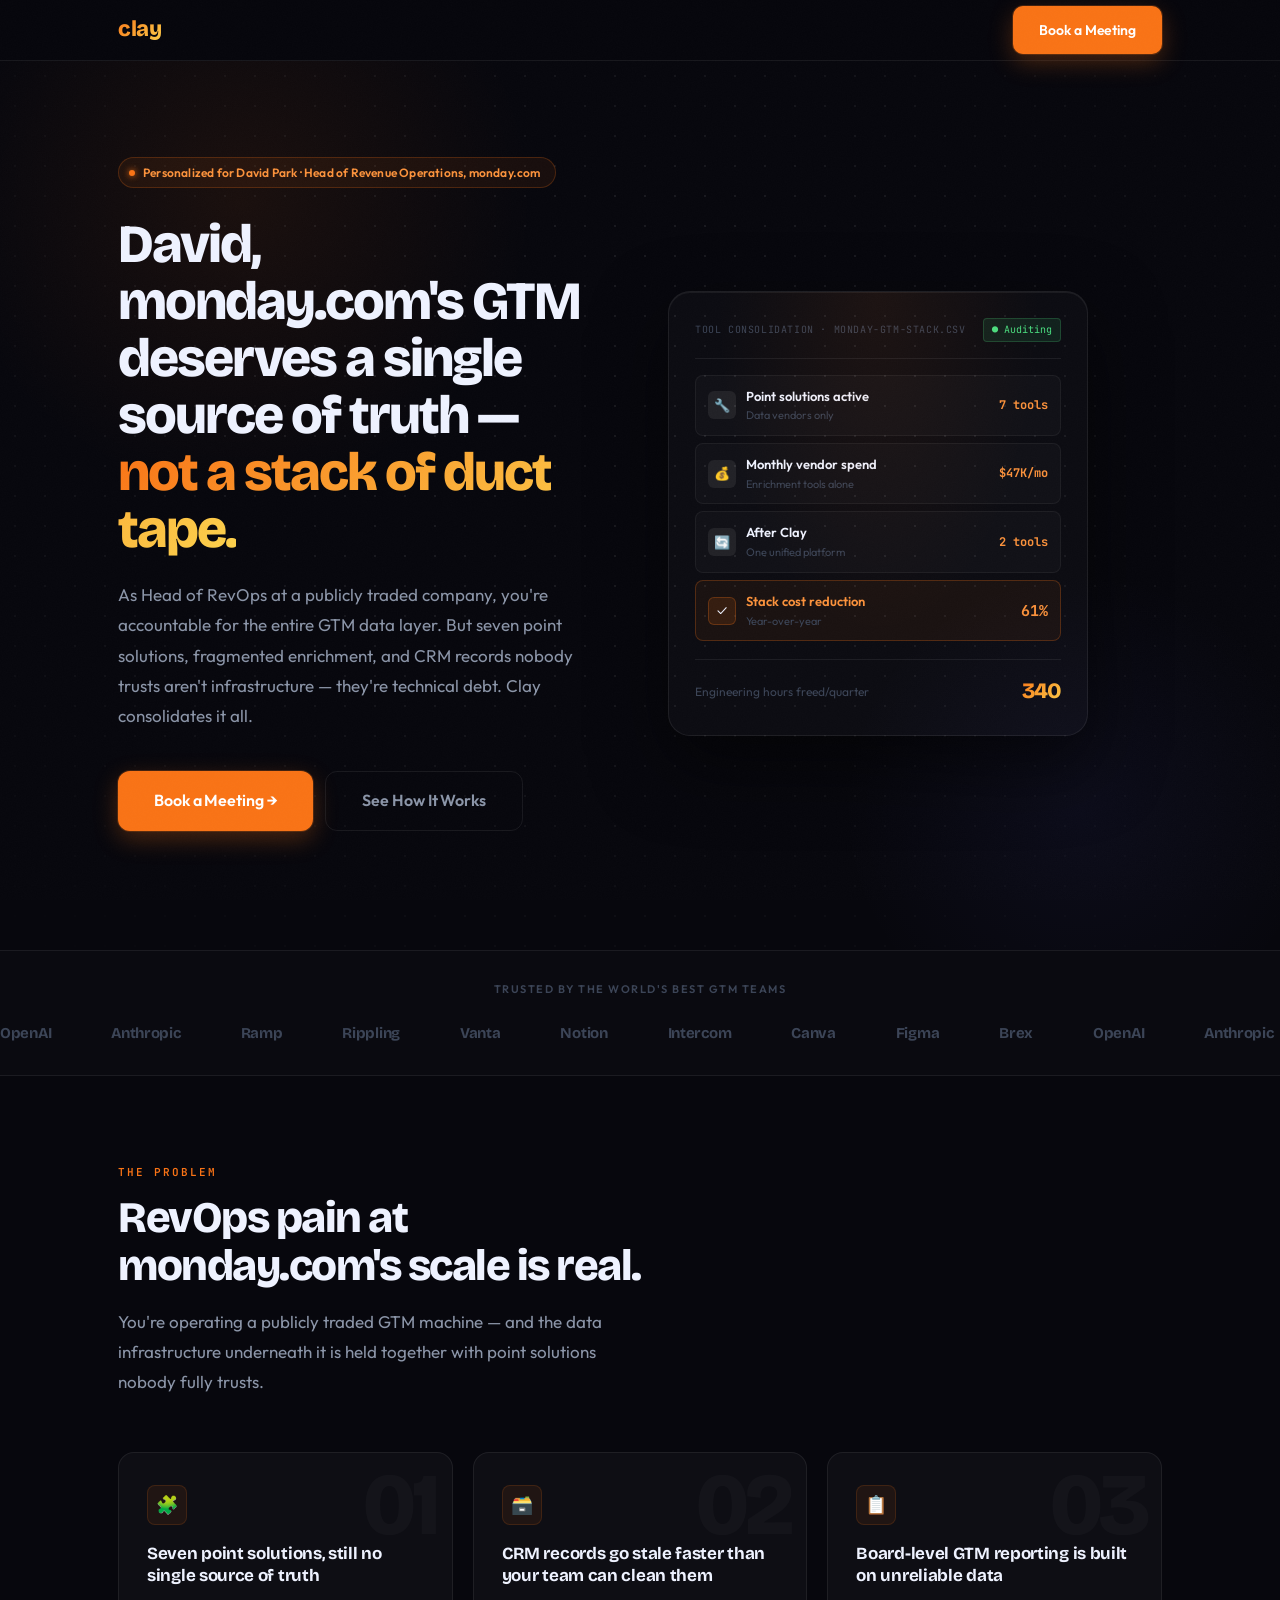
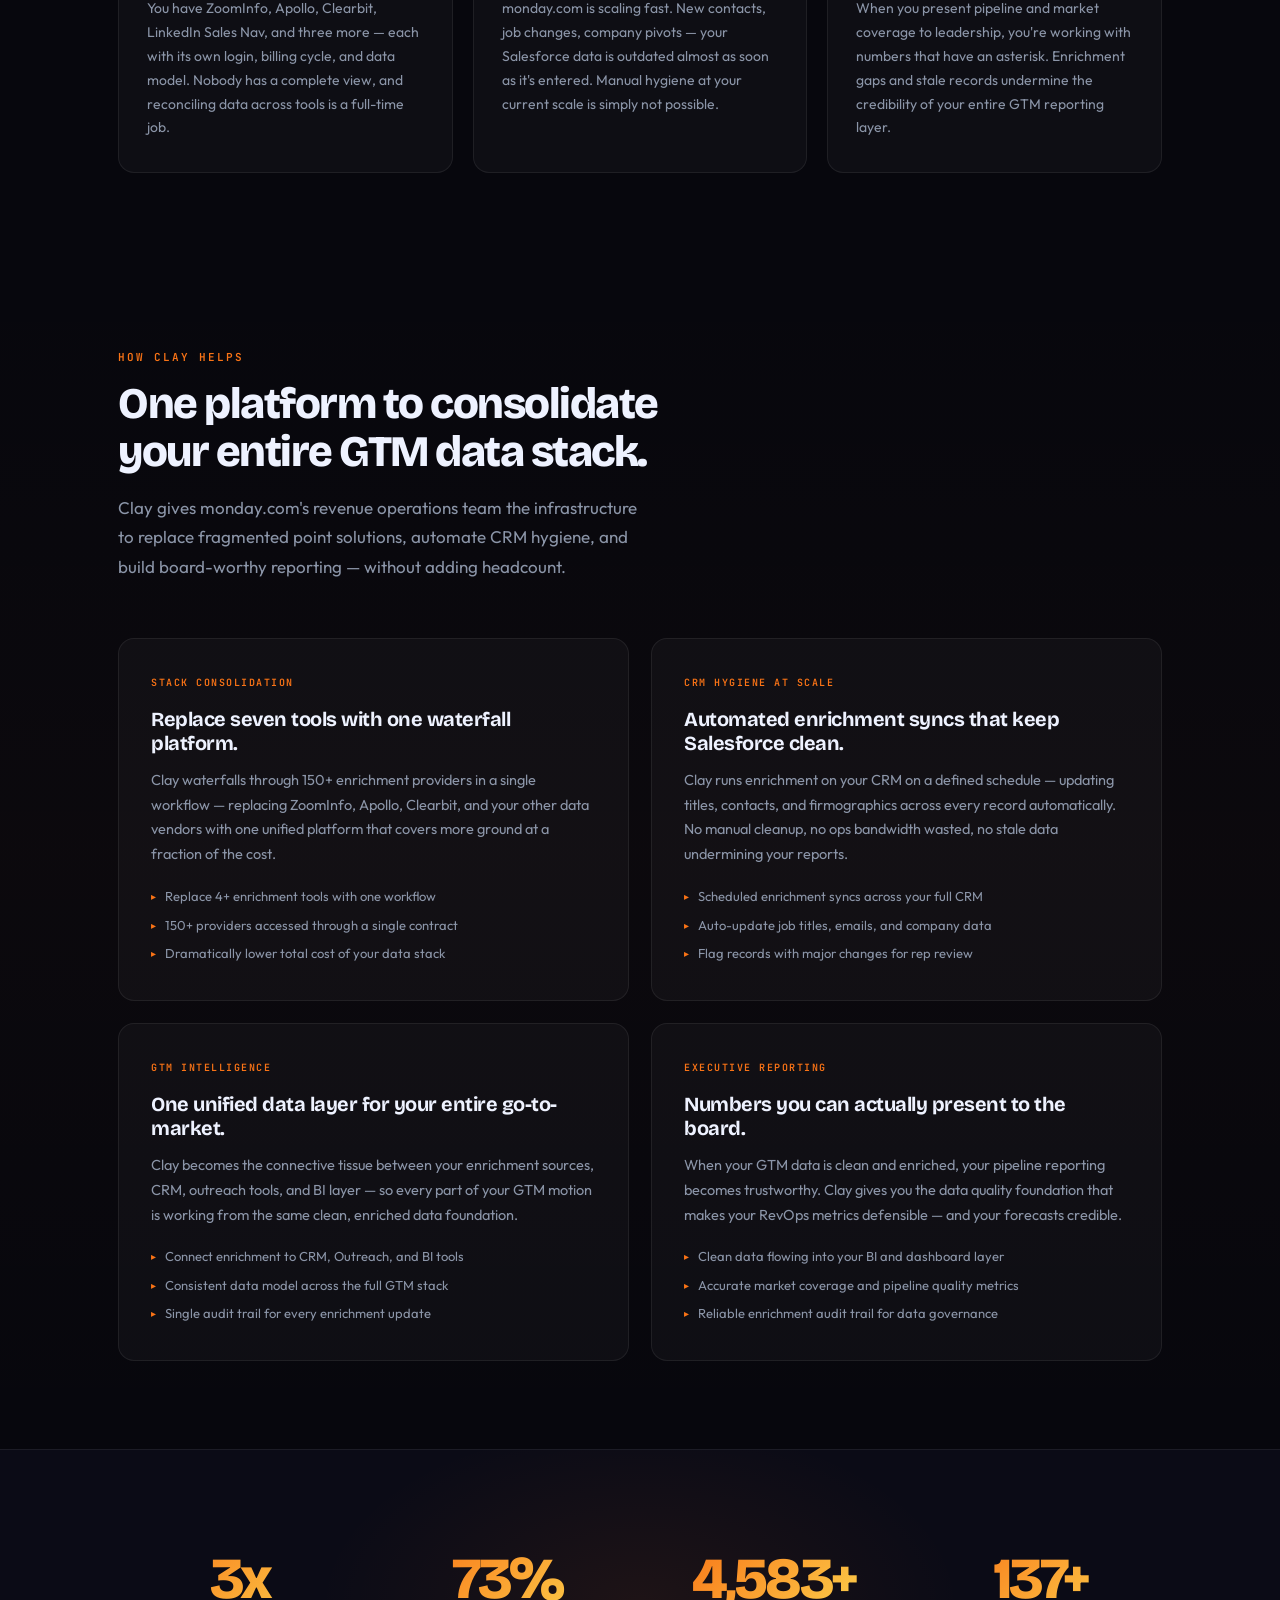
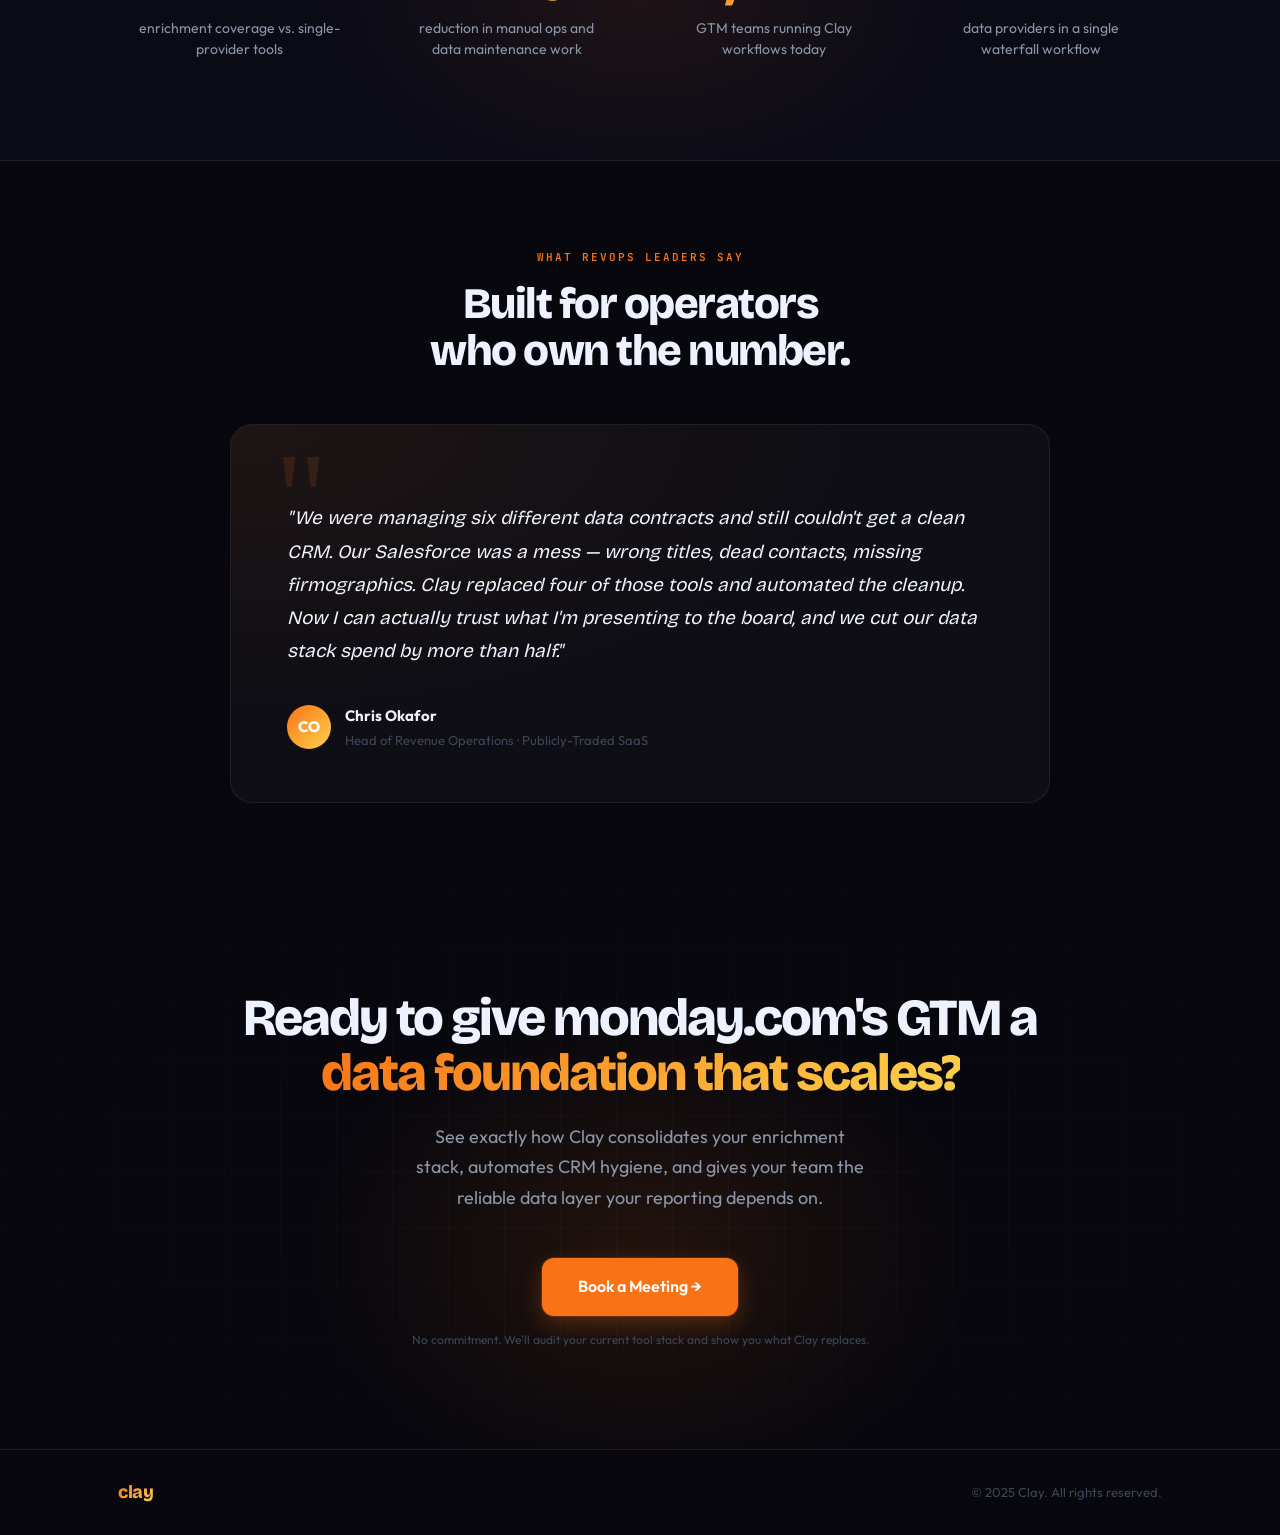
<file: david-park-monday.html>
<!DOCTYPE html>
<html lang="en">
<head>
  <meta charset="UTF-8" />
  <meta name="viewport" content="width=device-width, initial-scale=1.0" />
  <title>Clay × monday.com — For David Park</title>
  <link rel="preconnect" href="https://fonts.googleapis.com" />
  <link rel="preconnect" href="https://fonts.gstatic.com" crossorigin />
  <link href="https://fonts.googleapis.com/css2?family=Bricolage+Grotesque:opsz,wght@12..96,300;12..96,400;12..96,500;12..96,600;12..96,700;12..96,800&family=Outfit:wght@300;400;500;600;700&family=JetBrains+Mono:wght@400;600;700&display=swap" rel="stylesheet" />

  <style>
  /* ─── RESET ───────────────────────────────────── */
  *, *::before, *::after { box-sizing: border-box; margin: 0; padding: 0; }

  /* ─── TOKENS ──────────────────────────────────── */
  :root {
    --bg:        #07070D;
    --bg-2:      #0B0B16;
    --surface:   rgba(255,255,255,0.03);
    --border:    rgba(255,255,255,0.07);
    --bd-hot:    rgba(249,115,22,0.28);

    --orange:    #F97316;
    --orange-2:  #FB923C;
    --amber:     #FCD34D;

    --text:      #EEF2FF;
    --text-2:    #8B95A8;
    --text-3:    #3C4557;

    --d:  'Bricolage Grotesque', system-ui, sans-serif;
    --b:  'Outfit', system-ui, sans-serif;
    --m:  'JetBrains Mono', monospace;

    --r:   10px;
    --rl:  16px;
    --rxl: 22px;
  }

  html { scroll-behavior: smooth; }

  body {
    font-family: var(--b);
    background: var(--bg);
    color: var(--text);
    overflow-x: hidden;
    -webkit-font-smoothing: antialiased;
    -moz-osx-font-smoothing: grayscale;
    line-height: 1.6;
  }

  /* Film grain overlay */
  body::after {
    content: '';
    position: fixed; inset: 0;
    background-image: url("data:image/svg+xml,%3Csvg xmlns='http://www.w3.org/2000/svg' width='250' height='250'%3E%3Cfilter id='g'%3E%3CfeTurbulence type='fractalNoise' baseFrequency='0.8' numOctaves='4' stitchTiles='stitch'/%3E%3CfeColorMatrix type='saturate' values='0'/%3E%3C/filter%3E%3Crect width='250' height='250' filter='url(%23g)' opacity='0.04'/%3E%3C/svg%3E");
    pointer-events: none; z-index: 9999; opacity: 0.45;
  }

  /* ─── LAYOUT UTILS ───────────────────────────── */
  .container { max-width: 1100px; margin: 0 auto; padding: 0 28px; }

  .accent {
    background: linear-gradient(135deg, var(--orange) 0%, var(--amber) 100%);
    -webkit-background-clip: text;
    -webkit-text-fill-color: transparent;
    background-clip: text;
  }

  /* ─── REVEAL ANIMATIONS ───────────────────────── */
  .r {
    opacity: 0;
    transform: translateY(22px);
    transition: opacity 0.72s cubic-bezier(.16,1,.3,1),
                transform 0.72s cubic-bezier(.16,1,.3,1);
  }
  .r.in    { opacity: 1; transform: translateY(0); }
  .d1 { transition-delay: 0.08s; }
  .d2 { transition-delay: 0.16s; }
  .d3 { transition-delay: 0.24s; }
  .d4 { transition-delay: 0.32s; }

  /* ─── BUTTONS ─────────────────────────────────── */
  .btn {
    display: inline-flex; align-items: center; gap: 8px;
    padding: 13px 26px; border-radius: var(--r);
    font-family: var(--b); font-size: 14px; font-weight: 600;
    text-decoration: none; cursor: pointer; border: none;
    transition: all 0.22s ease; white-space: nowrap;
    letter-spacing: -0.1px;
  }
  .btn-primary {
    background: var(--orange); color: #fff;
    box-shadow: 0 0 0 1px rgba(249,115,22,.2), 0 8px 24px rgba(249,115,22,.28);
  }
  .btn-primary:hover {
    background: var(--orange-2);
    transform: translateY(-2px);
    box-shadow: 0 0 0 1px rgba(249,115,22,.35), 0 14px 36px rgba(249,115,22,.42);
  }
  .btn-ghost {
    background: transparent; color: var(--text-2);
    border: 1px solid var(--border);
  }
  .btn-ghost:hover {
    border-color: rgba(249,115,22,.25); color: var(--text);
    background: rgba(249,115,22,.05);
  }
  .btn-lg { padding: 16px 36px; font-size: 16px; border-radius: 12px; }

  /* ─── NAV ─────────────────────────────────────── */
  .nav {
    position: sticky; top: 0; z-index: 500;
    border-bottom: 1px solid var(--border);
    backdrop-filter: blur(22px); -webkit-backdrop-filter: blur(22px);
    background: rgba(7,7,13,.88);
  }
  .nav-wrap {
    display: flex; align-items: center; justify-content: space-between;
    height: 60px; max-width: 1100px; margin: 0 auto; padding: 0 28px;
  }
  .nav-logo {
    font-family: var(--d); font-size: 22px; font-weight: 800; letter-spacing: -0.5px;
    background: linear-gradient(135deg, var(--orange) 0%, var(--amber) 100%);
    -webkit-background-clip: text; -webkit-text-fill-color: transparent; background-clip: text;
  }

  /* ─── HERO ────────────────────────────────────── */
  .hero-section {
    position: relative; overflow: hidden;
    padding: 96px 0 80px;
  }
  /* Background glows */
  .hero-glow-a {
    position: absolute; top: -180px; left: -80px;
    width: 640px; height: 640px; border-radius: 50%;
    background: radial-gradient(ellipse, rgba(249,115,22,.08) 0%, transparent 65%);
    pointer-events: none;
  }
  .hero-glow-b {
    position: absolute; bottom: -120px; right: -60px;
    width: 520px; height: 520px; border-radius: 50%;
    background: radial-gradient(ellipse, rgba(99,102,241,.06) 0%, transparent 65%);
    pointer-events: none;
  }
  /* Dot-grid texture */
  .hero-dots {
    position: absolute; inset: 0; pointer-events: none;
    background-image: radial-gradient(circle, rgba(255,255,255,.075) 1px, transparent 1px);
    background-size: 30px 30px;
    -webkit-mask-image: radial-gradient(ellipse 80% 80% at 50% 40%, black 30%, transparent 100%);
    mask-image: radial-gradient(ellipse 80% 80% at 50% 40%, black 30%, transparent 100%);
  }

  .hero-inner {
    display: grid; grid-template-columns: 1fr 1fr;
    gap: 56px; align-items: center;
    position: relative; z-index: 2;
  }

  /* Badge */
  .hero-badge {
    display: inline-flex; align-items: center; gap: 8px;
    padding: 5px 14px 5px 10px; border-radius: 100px;
    border: 1px solid rgba(249,115,22,.22);
    background: rgba(249,115,22,.07);
    font-size: 12px; font-weight: 600; color: var(--orange-2);
    margin-bottom: 28px; letter-spacing: .2px;
  }
  .badge-dot {
    width: 6px; height: 6px; border-radius: 50%;
    background: var(--orange); flex-shrink: 0;
    box-shadow: 0 0 6px var(--orange);
    animation: blink 2s ease-in-out infinite;
  }
  @keyframes blink {
    0%,100% { opacity: 1; transform: scale(1); }
    50%      { opacity: .4; transform: scale(.75); }
  }

  .hero-h1 {
    font-family: var(--d);
    font-size: clamp(34px, 4.2vw, 56px);
    font-weight: 800; line-height: 1.06; letter-spacing: -2px;
    margin-bottom: 22px;
  }
  .hero-sub {
    font-size: 17px; color: var(--text-2);
    max-width: 470px; line-height: 1.78; margin-bottom: 40px; font-weight: 400;
  }
  .hero-actions { display: flex; gap: 12px; flex-wrap: wrap; margin-bottom: 20px; }
  .hero-trust {
    font-size: 12px; color: var(--text-3); font-weight: 500;
    display: flex; align-items: center; gap: 8px;
  }
  .hero-trust::before {
    content: ''; display: block; width: 22px; height: 1px; background: var(--text-3);
  }

  /* ── Pipeline art card ── */
  .pipeline-card {
    width: 100%; max-width: 420px;
    background: rgba(255,255,255,.025);
    border: 1px solid var(--border);
    border-radius: var(--rxl); padding: 26px;
    box-shadow: 0 28px 72px rgba(0,0,0,.55), inset 0 1px 0 rgba(255,255,255,.06);
    position: relative; overflow: hidden;
  }
  .pipeline-card::before {
    content: '';
    position: absolute; inset: 0; border-radius: inherit;
    background: radial-gradient(ellipse at top, rgba(249,115,22,.07) 0%, transparent 55%);
    pointer-events: none;
  }
  .pc-head {
    display: flex; align-items: center; justify-content: space-between;
    padding-bottom: 16px; margin-bottom: 16px;
    border-bottom: 1px solid var(--border);
  }
  .pc-title {
    font-family: var(--m); font-size: 10px; color: var(--text-3);
    text-transform: uppercase; letter-spacing: .6px;
  }
  .pc-badge {
    font-family: var(--m); font-size: 10px; color: #4ade80;
    background: rgba(74,222,128,.1); border: 1px solid rgba(74,222,128,.2);
    padding: 3px 8px; border-radius: 4px;
  }
  .pc-row {
    display: flex; align-items: center; justify-content: space-between;
    padding: 10px 12px; border-radius: 8px;
    background: rgba(255,255,255,.025);
    border: 1px solid rgba(255,255,255,.05);
    margin-bottom: 7px; transition: border-color .2s;
  }
  .pc-row:last-of-type { margin-bottom: 0; }
  .pc-row-l { display: flex; align-items: center; gap: 10px; }
  .pc-ico {
    width: 28px; height: 28px; border-radius: 6px;
    background: var(--border); display: flex; align-items: center;
    justify-content: center; font-size: 13px; flex-shrink: 0;
  }
  .pc-name { font-size: 13px; font-weight: 600; color: var(--text); }
  .pc-hint { font-size: 11px; color: var(--text-3); margin-top: 1px; }
  .pc-val  { font-family: var(--m); font-size: 12px; font-weight: 700; color: var(--orange-2); }
  .pc-row-hl { border-color: rgba(249,115,22,.25); background: rgba(249,115,22,.06); }
  .pc-row-hl .pc-ico { background: rgba(249,115,22,.12); border: 1px solid rgba(249,115,22,.25); }
  .pc-row-hl .pc-name { color: var(--orange-2); }
  .pc-row-hl .pc-val  { font-size: 15px; }
  .pc-foot {
    margin-top: 18px; padding-top: 14px;
    border-top: 1px solid var(--border);
    display: flex; align-items: center; justify-content: space-between;
  }
  .pc-foot-label { font-size: 12px; color: var(--text-3); }
  .pc-foot-val {
    font-family: var(--d); font-size: 22px; font-weight: 800; letter-spacing: -1px;
    background: linear-gradient(135deg, var(--orange) 0%, var(--amber) 100%);
    -webkit-background-clip: text; -webkit-text-fill-color: transparent; background-clip: text;
  }

  /* ─── LOGOS MARQUEE ──────────────────────────── */
  .logos-strip {
    border-top: 1px solid var(--border);
    border-bottom: 1px solid var(--border);
    background: rgba(255,255,255,.01);
    padding: 30px 0; overflow: hidden;
  }
  .logos-label {
    text-align: center; font-size: 11px; font-weight: 600;
    color: var(--text-3); text-transform: uppercase;
    letter-spacing: 1.5px; margin-bottom: 22px;
  }
  .marquee { overflow: hidden; }
  .marquee-track {
    display: flex; gap: 60px;
    animation: scroll 26s linear infinite;
    width: max-content;
  }
  .marquee:hover .marquee-track { animation-play-state: paused; }
  @keyframes scroll {
    from { transform: translateX(0); }
    to   { transform: translateX(-50%); }
  }
  .logo-name {
    font-family: var(--d); font-size: 15px; font-weight: 700;
    color: var(--text-3); letter-spacing: -.3px; white-space: nowrap;
    transition: color .2s;
  }
  .logo-name:hover { color: var(--text-2); }

  /* ─── SECTION GLOBALS ────────────────────────── */
  .section { padding: 88px 0; }
  .sec-label {
    font-family: var(--m); font-size: 11px; font-weight: 600;
    text-transform: uppercase; letter-spacing: 2px;
    color: var(--orange); margin-bottom: 14px; display: block;
  }
  .sec-h2 {
    font-family: var(--d);
    font-size: clamp(28px, 3.4vw, 44px);
    font-weight: 800; letter-spacing: -1.5px;
    line-height: 1.1; margin-bottom: 16px;
  }
  .sec-p {
    font-size: 17px; color: var(--text-2);
    max-width: 520px; line-height: 1.75;
  }
  .sec-head { margin-bottom: 56px; }

  /* ─── PAIN CARDS ─────────────────────────────── */
  .pain-grid { display: grid; grid-template-columns: repeat(3,1fr); gap: 20px; }
  .pain-card {
    background: var(--surface);
    border: 1px solid var(--border); border-radius: var(--rl);
    padding: 32px 28px; position: relative; overflow: hidden;
    transition: border-color .3s, transform .3s, box-shadow .3s;
  }
  .pain-card:hover {
    border-color: var(--bd-hot);
    transform: translateY(-5px);
    box-shadow: 0 24px 56px rgba(0,0,0,.42), 0 0 0 1px rgba(249,115,22,.1);
  }
  .pain-num {
    position: absolute; top: 8px; right: 16px;
    font-family: var(--d); font-size: 88px; font-weight: 800;
    line-height: 1; letter-spacing: -4px;
    color: rgba(255,255,255,.028); pointer-events: none;
    user-select: none;
  }
  .pain-ico {
    width: 40px; height: 40px; border-radius: 8px;
    background: rgba(249,115,22,.08); border: 1px solid rgba(249,115,22,.15);
    display: flex; align-items: center; justify-content: center;
    font-size: 18px; margin-bottom: 18px; flex-shrink: 0;
  }
  .pain-card h3 {
    font-family: var(--d); font-size: 17px; font-weight: 700;
    letter-spacing: -.3px; margin-bottom: 10px; line-height: 1.3;
  }
  .pain-card p { font-size: 14px; color: var(--text-2); line-height: 1.7; }

  /* ─── FEATURES ───────────────────────────────── */
  .features-section {
    background: linear-gradient(180deg, transparent, rgba(249,115,22,.018) 50%, transparent);
    padding: 88px 0;
  }
  .feat-grid { display: grid; grid-template-columns: repeat(2,1fr); gap: 22px; }
  .feat-card {
    background: var(--surface);
    border: 1px solid var(--border); border-radius: var(--rl);
    padding: 36px 32px; position: relative; overflow: hidden;
    transition: all .3s ease;
  }
  .feat-card::after {
    content: ''; position: absolute;
    top: 0; left: 0; right: 0; height: 2px;
    background: linear-gradient(90deg, var(--orange), var(--amber));
    transform: scaleX(0); transform-origin: left;
    transition: transform .38s ease;
  }
  .feat-card:hover::after   { transform: scaleX(1); }
  .feat-card:hover {
    border-color: rgba(249,115,22,.22);
    transform: translateY(-3px);
    box-shadow: 0 28px 56px rgba(0,0,0,.32);
  }
  .feat-tag {
    font-family: var(--m); font-size: 10px; font-weight: 600;
    text-transform: uppercase; letter-spacing: 1.5px;
    color: var(--orange); margin-bottom: 16px; display: block;
  }
  .feat-card h3 {
    font-family: var(--d); font-size: 20px; font-weight: 700;
    letter-spacing: -.5px; line-height: 1.22; margin-bottom: 12px;
  }
  .feat-card > p {
    font-size: 14.5px; color: var(--text-2);
    line-height: 1.72; margin-bottom: 20px;
  }
  .feat-list { list-style: none; display: flex; flex-direction: column; gap: 9px; }
  .feat-list li {
    font-size: 13px; color: var(--text-2);
    display: flex; align-items: flex-start; gap: 9px; line-height: 1.5;
  }
  .feat-list li::before {
    content: '▸'; color: var(--orange); font-size: 10px;
    flex-shrink: 0; margin-top: 2px;
  }

  /* ─── STATS ──────────────────────────────────── */
  .stats-section {
    padding: 80px 0; position: relative; overflow: hidden;
    border-top: 1px solid var(--border);
    border-bottom: 1px solid var(--border);
    background: var(--bg-2);
  }
  .stats-section::before {
    content: ''; position: absolute;
    top: 50%; left: 50%; transform: translate(-50%,-50%);
    width: 700px; height: 400px;
    background: radial-gradient(ellipse, rgba(249,115,22,.08) 0%, transparent 65%);
    pointer-events: none;
  }
  .stats-grid {
    display: grid; grid-template-columns: repeat(4,1fr);
    gap: 24px; position: relative; z-index: 2;
  }
  .stat-item { text-align: center; padding: 20px; }
  .stat-number {
    font-family: var(--d); font-size: 58px; font-weight: 800;
    letter-spacing: -3px; line-height: 1; display: block;
    background: linear-gradient(135deg, var(--orange) 0%, var(--amber) 100%);
    -webkit-background-clip: text; -webkit-text-fill-color: transparent; background-clip: text;
    margin-bottom: 10px;
  }
  .stat-desc { font-size: 14px; color: var(--text-2); line-height: 1.5; }

  /* ─── TESTIMONIAL ────────────────────────────── */
  .testimonial-section { padding: 88px 0; }
  .t-card {
    max-width: 820px; margin: 0 auto;
    background: var(--surface);
    border: 1px solid var(--border); border-radius: var(--rxl);
    padding: 52px 56px; position: relative; overflow: hidden;
  }
  .t-card::before {
    content: ''; position: absolute; inset: 0;
    background: radial-gradient(ellipse at top left, rgba(249,115,22,.07) 0%, transparent 55%);
    pointer-events: none;
  }
  .t-qmark {
    font-family: Georgia, serif; font-size: 128px; line-height: .7;
    color: var(--orange); opacity: .12;
    position: absolute; top: 28px; left: 44px; pointer-events: none;
  }
  .t-text {
    font-family: var(--d); font-size: 19px; line-height: 1.75;
    font-style: italic; color: var(--text);
    padding-top: 24px; margin-bottom: 36px; position: relative;
  }
  .t-author { display: flex; align-items: center; gap: 14px; }
  .t-avatar {
    width: 44px; height: 44px; border-radius: 50%; flex-shrink: 0;
    background: linear-gradient(135deg, var(--orange) 0%, var(--amber) 100%);
    display: flex; align-items: center; justify-content: center;
    font-weight: 800; font-size: 15px; color: white;
  }
  .t-name  { font-weight: 700; font-size: 15px; margin-bottom: 2px; }
  .t-title { font-size: 13px; color: var(--text-3); }

  /* ─── CTA BANNER ─────────────────────────────── */
  .cta-section {
    padding: 100px 0; text-align: center;
    position: relative; overflow: hidden;
  }
  .cta-glow {
    position: absolute; bottom: -100px; left: 50%; transform: translateX(-50%);
    width: 800px; height: 600px;
    background: radial-gradient(ellipse, rgba(249,115,22,.11) 0%, transparent 60%);
    pointer-events: none;
  }
  .cta-grid {
    position: absolute; inset: 0;
    background-image:
      repeating-linear-gradient(rgba(255,255,255,.025) 0px, rgba(255,255,255,.025) 1px, transparent 1px, transparent 56px),
      repeating-linear-gradient(90deg, rgba(255,255,255,.025) 0px, rgba(255,255,255,.025) 1px, transparent 1px, transparent 56px);
    -webkit-mask-image: radial-gradient(ellipse 80% 80% at 50% 50%, black 20%, transparent 100%);
    mask-image: radial-gradient(ellipse 80% 80% at 50% 50%, black 20%, transparent 100%);
    pointer-events: none;
  }
  .cta-section h2 {
    font-family: var(--d);
    font-size: clamp(30px, 4.4vw, 52px);
    font-weight: 800; letter-spacing: -2px; line-height: 1.06;
    margin-bottom: 20px; position: relative;
  }
  .cta-section > .container > p {
    font-size: 18px; color: var(--text-2);
    max-width: 460px; margin: 0 auto 44px;
    line-height: 1.72; position: relative;
  }
  .cta-actions { position: relative; }
  .cta-note { margin-top: 14px; font-size: 12px; color: var(--text-3); }

  /* ─── FOOTER ─────────────────────────────────── */
  .site-footer { border-top: 1px solid var(--border); padding: 28px 0; }
  .footer-inner {
    max-width: 1100px; margin: 0 auto; padding: 0 28px;
    display: flex; align-items: center; justify-content: space-between;
    flex-wrap: wrap; gap: 12px;
  }
  .footer-logo {
    font-family: var(--d); font-size: 18px; font-weight: 800; letter-spacing: -.5px;
    background: linear-gradient(135deg, var(--orange) 0%, var(--amber) 100%);
    -webkit-background-clip: text; -webkit-text-fill-color: transparent; background-clip: text;
  }
  .footer-copy { font-size: 13px; color: var(--text-3); }

  /* ─── RESPONSIVE ──────────────────────────────── */
  @media (max-width: 900px) {
    .hero-inner      { grid-template-columns: 1fr; }
    .pipeline-visual { display: none; }
    .pain-grid       { grid-template-columns: 1fr; }
    .feat-grid       { grid-template-columns: 1fr; }
    .stats-grid      { grid-template-columns: repeat(2,1fr); gap: 20px; }
  }
  @media (max-width: 640px) {
    .hero-h1         { letter-spacing: -1.5px; }
    .t-card          { padding: 36px 28px; }
    .t-qmark         { font-size: 80px; top: 22px; left: 24px; }
    .cta-section     { padding: 72px 0; }
    .stats-grid      { grid-template-columns: repeat(2,1fr); }
    .stat-number     { font-size: 44px; letter-spacing: -2px; }
    .section         { padding: 64px 0; }
  }
  </style>
</head>
<body>

<!-- ═══ NAV ════════════════════════════════════ -->
<nav class="nav">
  <div class="nav-wrap">
    <span class="nav-logo">clay</span>
    <a href="https://clay.com/demo" class="btn btn-primary">Book a Meeting</a>
  </div>
</nav>

<!-- ═══ HERO ═══════════════════════════════════ -->
<section class="hero-section">
  <div class="hero-glow-a"></div>
  <div class="hero-glow-b"></div>
  <div class="hero-dots"></div>

  <div class="container">
    <div class="hero-inner">

      <!-- Left: copy -->
      <div class="hero-copy">
        <div class="hero-badge r">
          <span class="badge-dot"></span>
          Personalized for David Park · Head of Revenue Operations, monday.com
        </div>
        <h1 class="hero-h1 r d1">
          David, monday.com's GTM deserves a single source of truth —<br />
          <span class="accent">not a stack of duct tape.</span>
        </h1>
        <p class="hero-sub r d2">
          As Head of RevOps at a publicly traded company, you're accountable for the entire GTM data layer. But seven point solutions, fragmented enrichment, and CRM records nobody trusts aren't infrastructure — they're technical debt. Clay consolidates it all.
        </p>
        <div class="hero-actions r d3">
          <a href="https://clay.com/demo" class="btn btn-primary btn-lg">Book a Meeting &rarr;</a>
          <a href="https://clay.com"      class="btn btn-ghost  btn-lg">See How It Works</a>
        </div>
        <p class="hero-trust r d4">Trusted by 5,000+ GTM teams including OpenAI, Ramp, and Notion</p>
      </div>

      <!-- Right: pipeline visualization -->
      <div class="pipeline-visual r d2">
        <div class="pipeline-card">
          <div class="pc-head">
            <span class="pc-title">tool consolidation · monday-gtm-stack.csv</span>
            <span class="pc-badge">● Auditing</span>
          </div>

          <div class="pc-row">
            <div class="pc-row-l">
              <div class="pc-ico">🔧</div>
              <div>
                <div class="pc-name">Point solutions active</div>
                <div class="pc-hint">Data vendors only</div>
              </div>
            </div>
            <span class="pc-val">7 tools</span>
          </div>

          <div class="pc-row">
            <div class="pc-row-l">
              <div class="pc-ico">💰</div>
              <div>
                <div class="pc-name">Monthly vendor spend</div>
                <div class="pc-hint">Enrichment tools alone</div>
              </div>
            </div>
            <span class="pc-val">$47K/mo</span>
          </div>

          <div class="pc-row">
            <div class="pc-row-l">
              <div class="pc-ico">🔄</div>
              <div>
                <div class="pc-name">After Clay</div>
                <div class="pc-hint">One unified platform</div>
              </div>
            </div>
            <span class="pc-val">2 tools</span>
          </div>

          <div class="pc-row pc-row-hl">
            <div class="pc-row-l">
              <div class="pc-ico">✓</div>
              <div>
                <div class="pc-name">Stack cost reduction</div>
                <div class="pc-hint">Year-over-year</div>
              </div>
            </div>
            <span class="pc-val">61%</span>
          </div>

          <div class="pc-foot">
            <span class="pc-foot-label">Engineering hours freed/quarter</span>
            <span class="pc-foot-val">340</span>
          </div>
        </div>
      </div>

    </div>
  </div>
</section>

<!-- ═══ LOGOS MARQUEE ══════════════════════════ -->
<div class="logos-strip">
  <p class="logos-label">Trusted by the world's best GTM teams</p>
  <div class="marquee">
    <div class="marquee-track">
      <span class="logo-name">OpenAI</span>
      <span class="logo-name">Anthropic</span>
      <span class="logo-name">Ramp</span>
      <span class="logo-name">Rippling</span>
      <span class="logo-name">Vanta</span>
      <span class="logo-name">Notion</span>
      <span class="logo-name">Intercom</span>
      <span class="logo-name">Canva</span>
      <span class="logo-name">Figma</span>
      <span class="logo-name">Brex</span>
      <!-- duplicate for seamless loop -->
      <span class="logo-name">OpenAI</span>
      <span class="logo-name">Anthropic</span>
      <span class="logo-name">Ramp</span>
      <span class="logo-name">Rippling</span>
      <span class="logo-name">Vanta</span>
      <span class="logo-name">Notion</span>
      <span class="logo-name">Intercom</span>
      <span class="logo-name">Canva</span>
      <span class="logo-name">Figma</span>
      <span class="logo-name">Brex</span>
    </div>
  </div>
</div>

<!-- ═══ PAIN POINTS ════════════════════════════ -->
<section class="section">
  <div class="container">
    <div class="sec-head r">
      <span class="sec-label">The Problem</span>
      <h2 class="sec-h2">RevOps pain at<br />monday.com's scale is real.</h2>
      <p class="sec-p">You're operating a publicly traded GTM machine — and the data infrastructure underneath it is held together with point solutions nobody fully trusts.</p>
    </div>
    <div class="pain-grid">
      <div class="pain-card r d1">
        <span class="pain-num">01</span>
        <div class="pain-ico">🧩</div>
        <h3>Seven point solutions, still no single source of truth</h3>
        <p>You have ZoomInfo, Apollo, Clearbit, LinkedIn Sales Nav, and three more — each with its own login, billing cycle, and data model. Nobody has a complete view, and reconciling data across tools is a full-time job.</p>
      </div>
      <div class="pain-card r d2">
        <span class="pain-num">02</span>
        <div class="pain-ico">🗃️</div>
        <h3>CRM records go stale faster than your team can clean them</h3>
        <p>monday.com is scaling fast. New contacts, job changes, company pivots — your Salesforce data is outdated almost as soon as it's entered. Manual hygiene at your current scale is simply not possible.</p>
      </div>
      <div class="pain-card r d3">
        <span class="pain-num">03</span>
        <div class="pain-ico">📋</div>
        <h3>Board-level GTM reporting is built on unreliable data</h3>
        <p>When you present pipeline and market coverage to leadership, you're working with numbers that have an asterisk. Enrichment gaps and stale records undermine the credibility of your entire GTM reporting layer.</p>
      </div>
    </div>
  </div>
</section>

<!-- ═══ FEATURES ═══════════════════════════════ -->
<section class="features-section">
  <div class="container">
    <div class="sec-head r">
      <span class="sec-label">How Clay Helps</span>
      <h2 class="sec-h2">One platform to consolidate<br />your entire GTM data stack.</h2>
      <p class="sec-p">Clay gives monday.com's revenue operations team the infrastructure to replace fragmented point solutions, automate CRM hygiene, and build board-worthy reporting — without adding headcount.</p>
    </div>
    <div class="feat-grid">

      <div class="feat-card r d1">
        <span class="feat-tag">Stack Consolidation</span>
        <h3>Replace seven tools with one waterfall platform.</h3>
        <p>Clay waterfalls through 150+ enrichment providers in a single workflow — replacing ZoomInfo, Apollo, Clearbit, and your other data vendors with one unified platform that covers more ground at a fraction of the cost.</p>
        <ul class="feat-list">
          <li>Replace 4+ enrichment tools with one workflow</li>
          <li>150+ providers accessed through a single contract</li>
          <li>Dramatically lower total cost of your data stack</li>
        </ul>
      </div>

      <div class="feat-card r d2">
        <span class="feat-tag">CRM Hygiene at Scale</span>
        <h3>Automated enrichment syncs that keep Salesforce clean.</h3>
        <p>Clay runs enrichment on your CRM on a defined schedule — updating titles, contacts, and firmographics across every record automatically. No manual cleanup, no ops bandwidth wasted, no stale data undermining your reports.</p>
        <ul class="feat-list">
          <li>Scheduled enrichment syncs across your full CRM</li>
          <li>Auto-update job titles, emails, and company data</li>
          <li>Flag records with major changes for rep review</li>
        </ul>
      </div>

      <div class="feat-card r d3">
        <span class="feat-tag">GTM Intelligence</span>
        <h3>One unified data layer for your entire go-to-market.</h3>
        <p>Clay becomes the connective tissue between your enrichment sources, CRM, outreach tools, and BI layer — so every part of your GTM motion is working from the same clean, enriched data foundation.</p>
        <ul class="feat-list">
          <li>Connect enrichment to CRM, Outreach, and BI tools</li>
          <li>Consistent data model across the full GTM stack</li>
          <li>Single audit trail for every enrichment update</li>
        </ul>
      </div>

      <div class="feat-card r d4">
        <span class="feat-tag">Executive Reporting</span>
        <h3>Numbers you can actually present to the board.</h3>
        <p>When your GTM data is clean and enriched, your pipeline reporting becomes trustworthy. Clay gives you the data quality foundation that makes your RevOps metrics defensible — and your forecasts credible.</p>
        <ul class="feat-list">
          <li>Clean data flowing into your BI and dashboard layer</li>
          <li>Accurate market coverage and pipeline quality metrics</li>
          <li>Reliable enrichment audit trail for data governance</li>
        </ul>
      </div>

    </div>
  </div>
</section>

<!-- ═══ STATS ═══════════════════════════════════ -->
<section class="stats-section">
  <div class="container">
    <div class="stats-grid">
      <div class="stat-item r d1">
        <span class="stat-number" data-count="3" data-suffix="x">3x</span>
        <p class="stat-desc">enrichment coverage vs. single-provider tools</p>
      </div>
      <div class="stat-item r d2">
        <span class="stat-number" data-count="80" data-suffix="%">80%</span>
        <p class="stat-desc">reduction in manual ops and data maintenance work</p>
      </div>
      <div class="stat-item r d3">
        <span class="stat-number" data-count="5000" data-suffix="+">5,000+</span>
        <p class="stat-desc">GTM teams running Clay workflows today</p>
      </div>
      <div class="stat-item r d4">
        <span class="stat-number" data-count="150" data-suffix="+">150+</span>
        <p class="stat-desc">data providers in a single waterfall workflow</p>
      </div>
    </div>
  </div>
</section>

<!-- ═══ TESTIMONIAL ════════════════════════════ -->
<section class="testimonial-section">
  <div class="container">
    <div class="sec-head r" style="text-align:center; margin-bottom:48px;">
      <span class="sec-label" style="display:block; text-align:center;">What RevOps Leaders Say</span>
      <h2 class="sec-h2" style="max-width:480px; margin: 0 auto 0;">Built for operators<br />who own the number.</h2>
    </div>
    <div class="t-card r">
      <div class="t-qmark">"</div>
      <p class="t-text">
        "We were managing six different data contracts and still couldn't get a clean CRM. Our Salesforce was a mess — wrong titles, dead contacts, missing firmographics. Clay replaced four of those tools and automated the cleanup. Now I can actually trust what I'm presenting to the board, and we cut our data stack spend by more than half."
      </p>
      <div class="t-author">
        <div class="t-avatar">CO</div>
        <div>
          <p class="t-name">Chris Okafor</p>
          <p class="t-title">Head of Revenue Operations · Publicly-Traded SaaS</p>
        </div>
      </div>
    </div>
  </div>
</section>

<!-- ═══ CTA BANNER ═════════════════════════════ -->
<section class="cta-section">
  <div class="cta-glow"></div>
  <div class="cta-grid"></div>
  <div class="container">
    <h2 class="r">
      Ready to give monday.com's GTM a<br />
      <span class="accent">data foundation that scales?</span>
    </h2>
    <p class="r d1">
      See exactly how Clay consolidates your enrichment stack, automates CRM hygiene, and gives your team the reliable data layer your reporting depends on.
    </p>
    <div class="cta-actions r d2">
      <a href="https://clay.com/demo" class="btn btn-primary btn-lg">Book a Meeting &rarr;</a>
      <p class="cta-note">No commitment. We'll audit your current tool stack and show you what Clay replaces.</p>
    </div>
  </div>
</section>

<!-- ═══ FOOTER ══════════════════════════════════ -->
<footer class="site-footer">
  <div class="footer-inner">
    <span class="footer-logo">clay</span>
    <p class="footer-copy">© 2025 Clay. All rights reserved.</p>
  </div>
</footer>

<script>
const ro=new IntersectionObserver(e=>e.forEach(x=>{if(x.isIntersecting){x.target.classList.add('in');ro.unobserve(x.target);}}),{threshold:0.1,rootMargin:'0px 0px -40px 0px'});
document.querySelectorAll('.r').forEach(el=>ro.observe(el));
const co=new IntersectionObserver(e=>e.forEach(x=>{if(!x.isIntersecting)return;const el=x.target,t=parseFloat(el.dataset.count),s=el.dataset.suffix||'',d=1500,st=performance.now(),f=n=>t>=1000?Math.round(n).toLocaleString():Math.round(n).toString(),tick=now=>{const p=Math.min((now-st)/d,1),v=1-Math.pow(1-p,3);el.textContent=f(v*t)+s;if(p<1)requestAnimationFrame(tick);};requestAnimationFrame(tick);co.unobserve(el);}),{threshold:0.5});
document.querySelectorAll('.stat-number[data-count]').forEach(el=>co.observe(el));
</script>

</body>
</html>
</file>
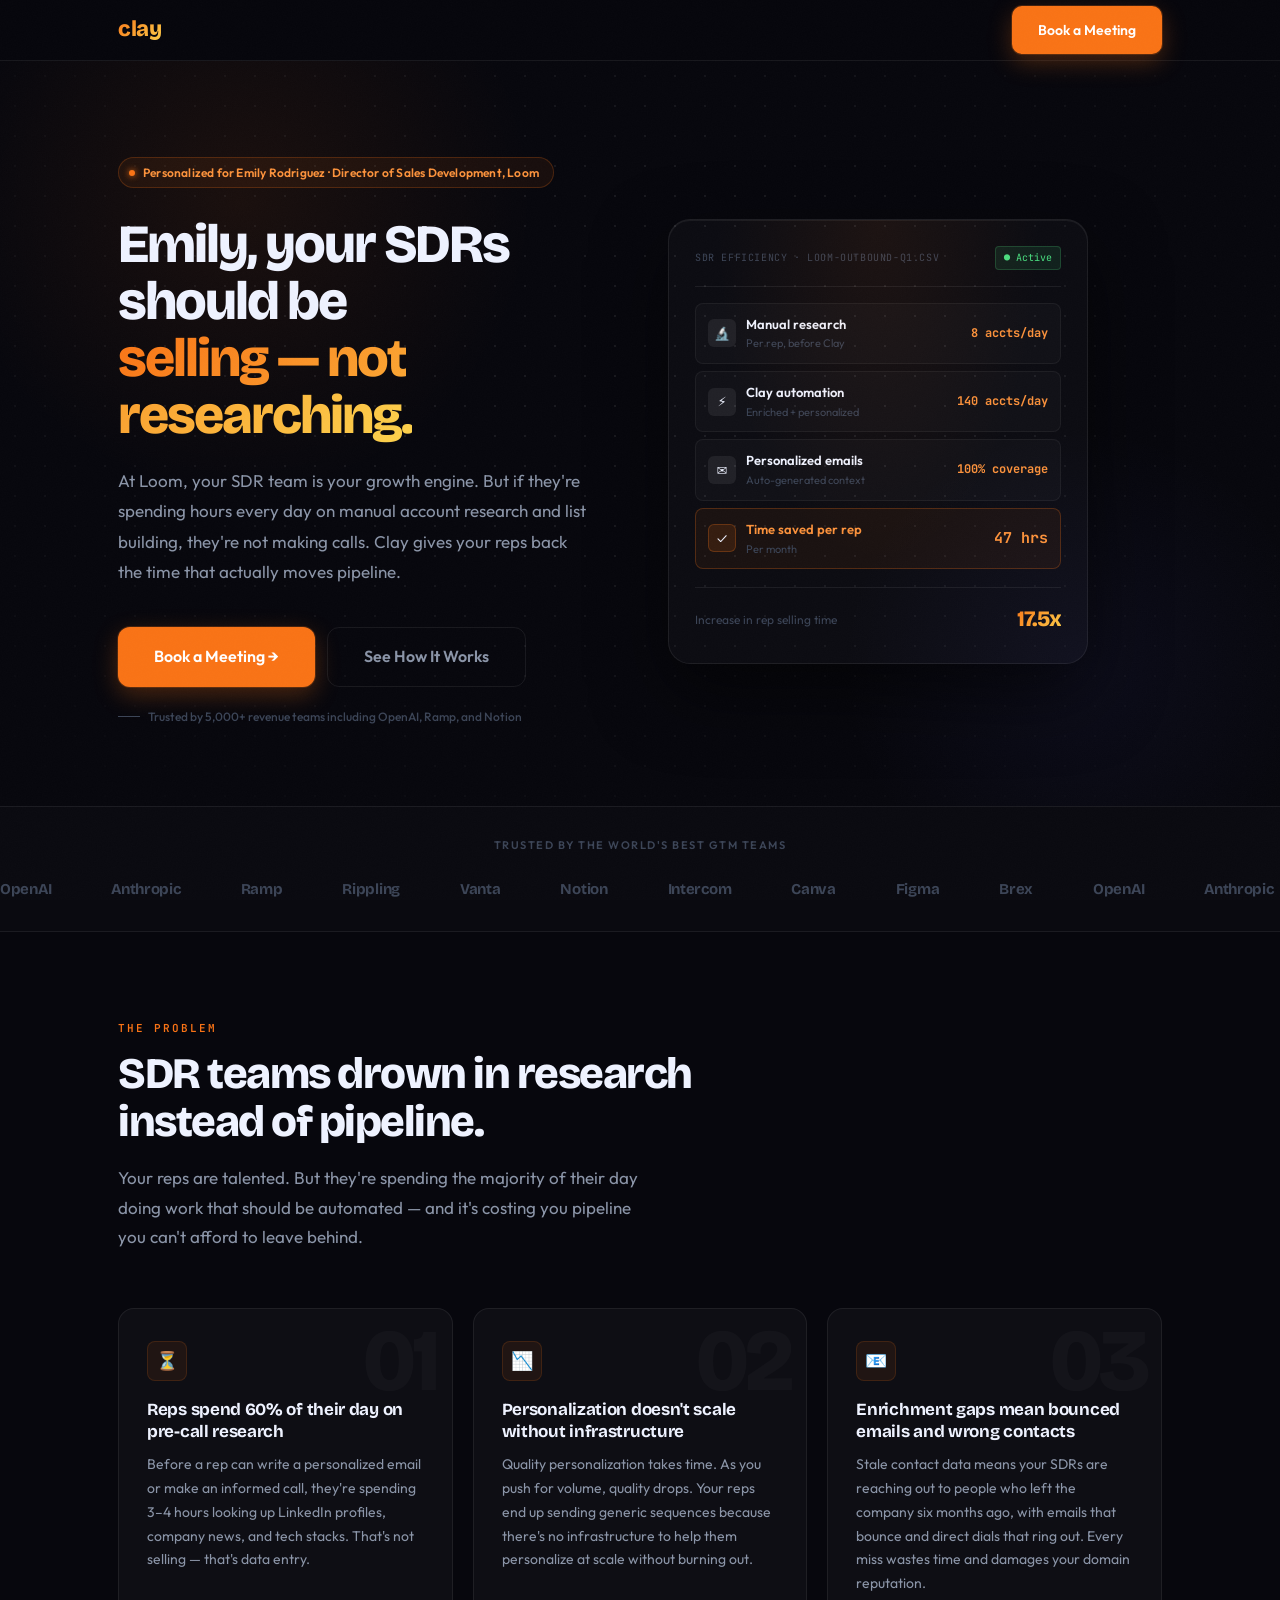
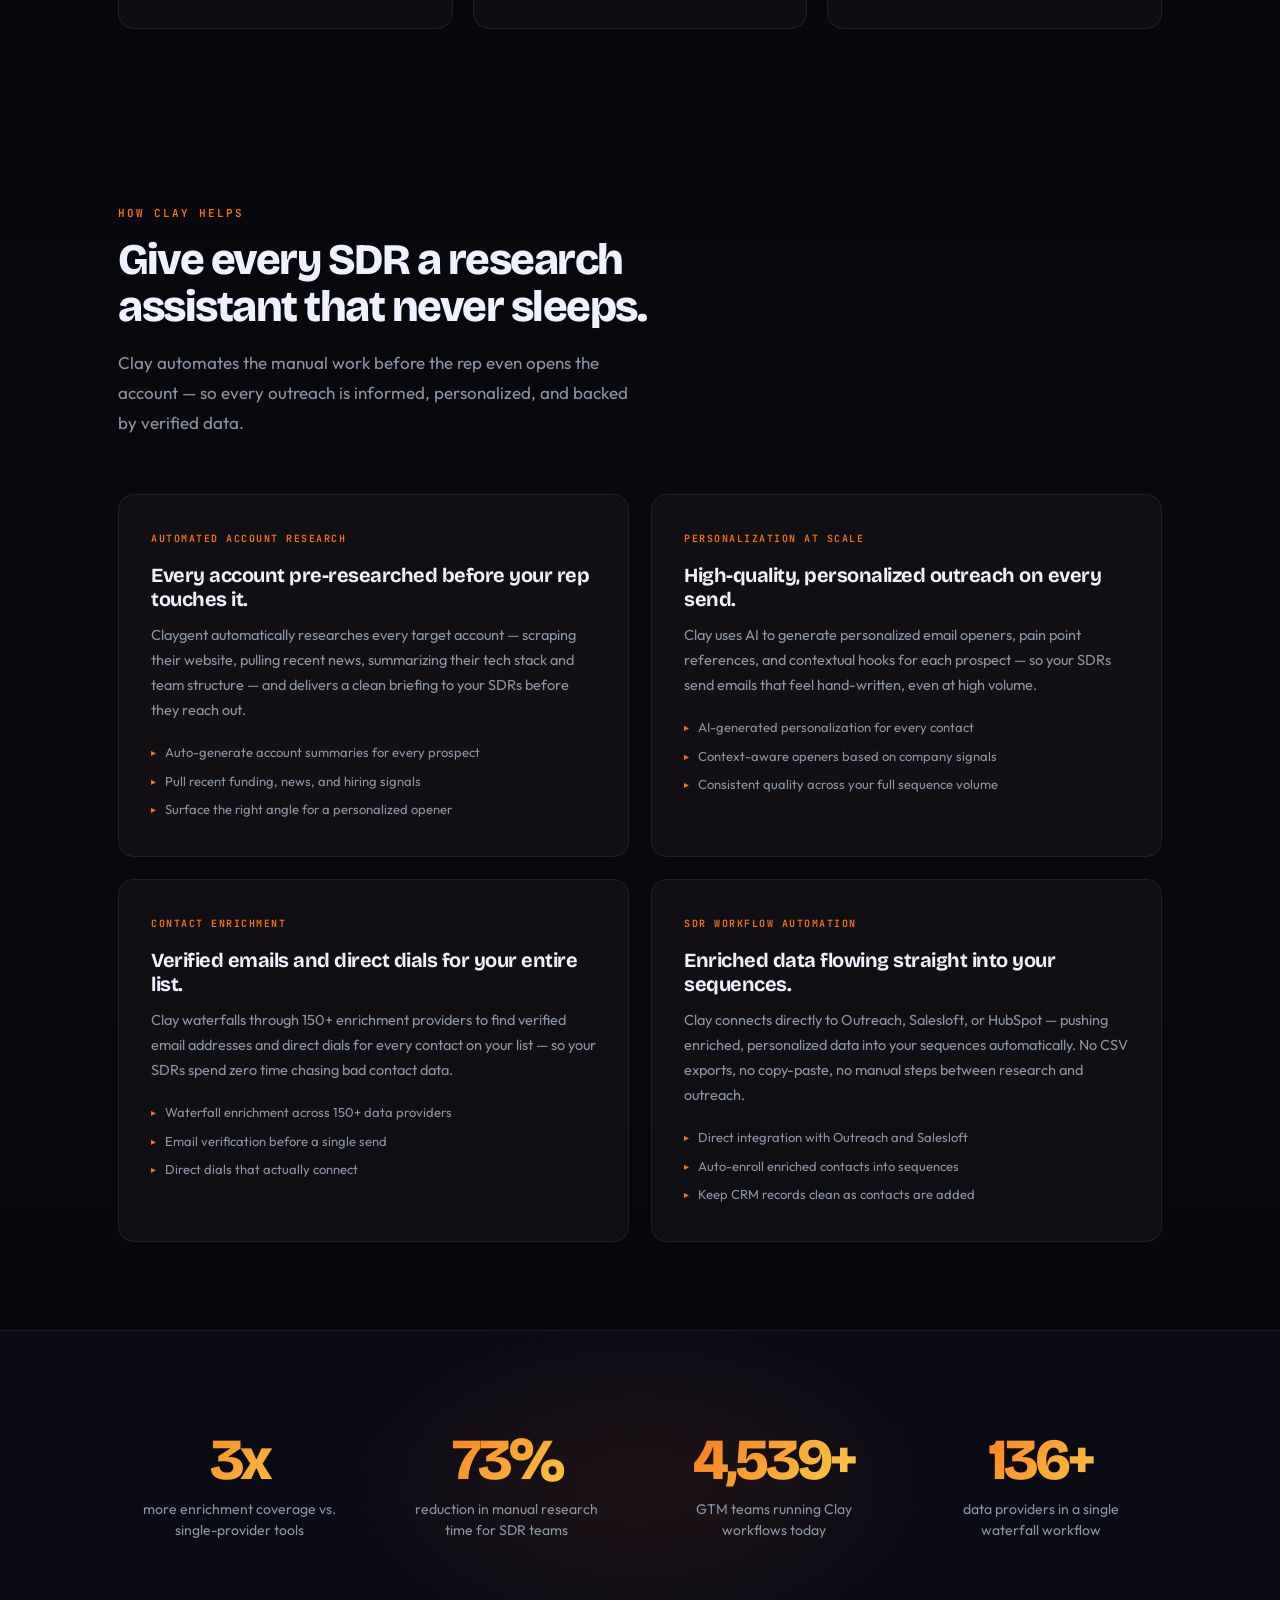
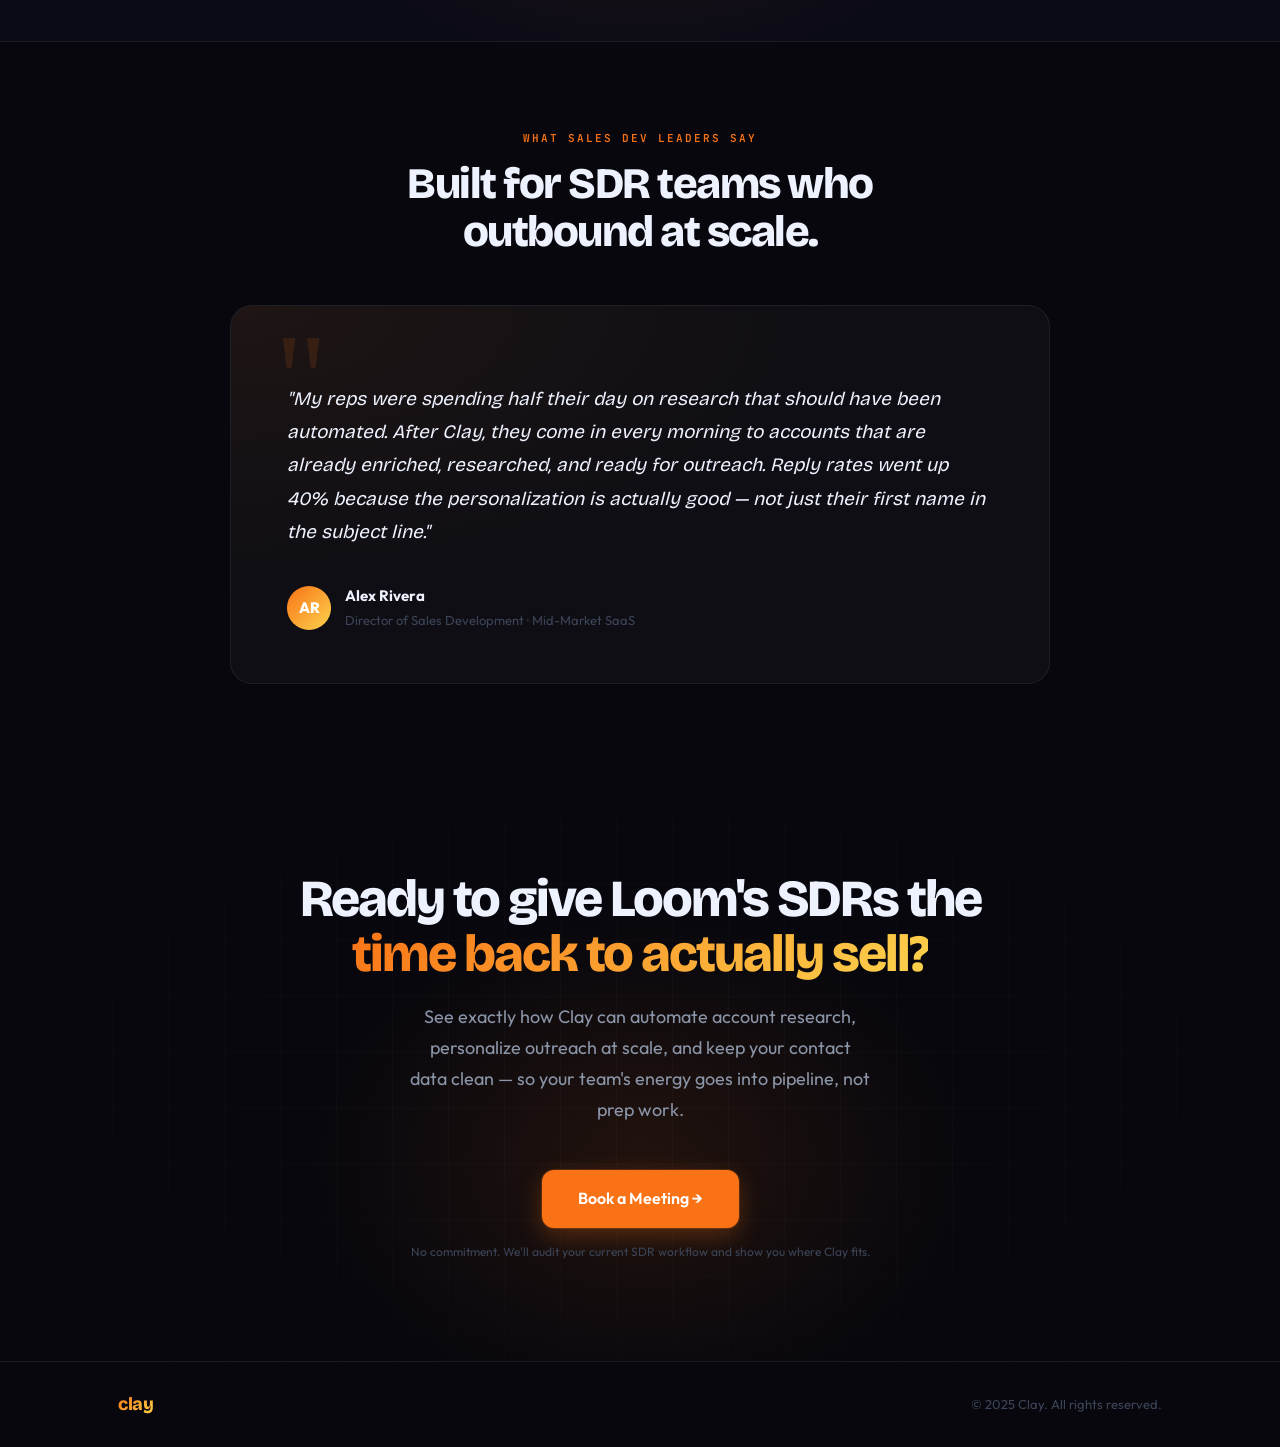
<file: emily-rodriguez-loom.html>
<!DOCTYPE html>
<html lang="en">
<head>
  <meta charset="UTF-8" /><meta name="viewport" content="width=device-width, initial-scale=1.0" />
  <title>Clay × Loom — For Emily Rodriguez</title>
  <link rel="preconnect" href="https://fonts.googleapis.com" /><link rel="preconnect" href="https://fonts.gstatic.com" crossorigin />
  <link href="https://fonts.googleapis.com/css2?family=Bricolage+Grotesque:opsz,wght@12..96,300;12..96,400;12..96,500;12..96,600;12..96,700;12..96,800&family=Outfit:wght@300;400;500;600;700&family=JetBrains+Mono:wght@400;600;700&display=swap" rel="stylesheet" />
  <style>
  *,*::before,*::after{box-sizing:border-box;margin:0;padding:0;}
  :root{--bg:#07070D;--bg-2:#0B0B16;--surface:rgba(255,255,255,0.03);--border:rgba(255,255,255,0.07);--bd-hot:rgba(249,115,22,0.28);--orange:#F97316;--orange-2:#FB923C;--amber:#FCD34D;--text:#EEF2FF;--text-2:#8B95A8;--text-3:#3C4557;--d:'Bricolage Grotesque',system-ui,sans-serif;--b:'Outfit',system-ui,sans-serif;--m:'JetBrains Mono',monospace;--r:10px;--rl:16px;--rxl:22px;}
  html{scroll-behavior:smooth;}body{font-family:var(--b);background:var(--bg);color:var(--text);overflow-x:hidden;-webkit-font-smoothing:antialiased;line-height:1.6;}
  body::after{content:'';position:fixed;inset:0;background-image:url("data:image/svg+xml,%3Csvg xmlns='http://www.w3.org/2000/svg' width='250' height='250'%3E%3Cfilter id='g'%3E%3CfeTurbulence type='fractalNoise' baseFrequency='0.8' numOctaves='4' stitchTiles='stitch'/%3E%3CfeColorMatrix type='saturate' values='0'/%3E%3C/filter%3E%3Crect width='250' height='250' filter='url(%23g)' opacity='0.04'/%3E%3C/svg%3E");pointer-events:none;z-index:9999;opacity:0.45;}
  .container{max-width:1100px;margin:0 auto;padding:0 28px;}.accent{background:linear-gradient(135deg,var(--orange) 0%,var(--amber) 100%);-webkit-background-clip:text;-webkit-text-fill-color:transparent;background-clip:text;}
  .r{opacity:0;transform:translateY(22px);transition:opacity 0.72s cubic-bezier(.16,1,.3,1),transform 0.72s cubic-bezier(.16,1,.3,1);}.r.in{opacity:1;transform:translateY(0);}.d1{transition-delay:0.08s;}.d2{transition-delay:0.16s;}.d3{transition-delay:0.24s;}.d4{transition-delay:0.32s;}
  .btn{display:inline-flex;align-items:center;gap:8px;padding:13px 26px;border-radius:var(--r);font-family:var(--b);font-size:14px;font-weight:600;text-decoration:none;cursor:pointer;border:none;transition:all 0.22s ease;white-space:nowrap;}
  .btn-primary{background:var(--orange);color:#fff;box-shadow:0 0 0 1px rgba(249,115,22,.2),0 8px 24px rgba(249,115,22,.28);}.btn-primary:hover{background:var(--orange-2);transform:translateY(-2px);box-shadow:0 0 0 1px rgba(249,115,22,.35),0 14px 36px rgba(249,115,22,.42);}
  .btn-ghost{background:transparent;color:var(--text-2);border:1px solid var(--border);}.btn-ghost:hover{border-color:rgba(249,115,22,.25);color:var(--text);background:rgba(249,115,22,.05);}.btn-lg{padding:16px 36px;font-size:16px;border-radius:12px;}
  .nav{position:sticky;top:0;z-index:500;border-bottom:1px solid var(--border);backdrop-filter:blur(22px);-webkit-backdrop-filter:blur(22px);background:rgba(7,7,13,.88);}
  .nav-wrap{display:flex;align-items:center;justify-content:space-between;height:60px;max-width:1100px;margin:0 auto;padding:0 28px;}
  .nav-logo{font-family:var(--d);font-size:22px;font-weight:800;letter-spacing:-0.5px;background:linear-gradient(135deg,var(--orange) 0%,var(--amber) 100%);-webkit-background-clip:text;-webkit-text-fill-color:transparent;background-clip:text;}
  .hero-section{position:relative;overflow:hidden;padding:96px 0 80px;}
  .hero-glow-a{position:absolute;top:-180px;left:-80px;width:640px;height:640px;border-radius:50%;background:radial-gradient(ellipse,rgba(249,115,22,.08) 0%,transparent 65%);pointer-events:none;}
  .hero-glow-b{position:absolute;bottom:-120px;right:-60px;width:520px;height:520px;border-radius:50%;background:radial-gradient(ellipse,rgba(99,102,241,.06) 0%,transparent 65%);pointer-events:none;}
  .hero-dots{position:absolute;inset:0;pointer-events:none;background-image:radial-gradient(circle,rgba(255,255,255,.075) 1px,transparent 1px);background-size:30px 30px;-webkit-mask-image:radial-gradient(ellipse 80% 80% at 50% 40%,black 30%,transparent 100%);mask-image:radial-gradient(ellipse 80% 80% at 50% 40%,black 30%,transparent 100%);}
  .hero-inner{display:grid;grid-template-columns:1fr 1fr;gap:56px;align-items:center;position:relative;z-index:2;}
  .hero-badge{display:inline-flex;align-items:center;gap:8px;padding:5px 14px 5px 10px;border-radius:100px;border:1px solid rgba(249,115,22,.22);background:rgba(249,115,22,.07);font-size:12px;font-weight:600;color:var(--orange-2);margin-bottom:28px;letter-spacing:.2px;}
  .badge-dot{width:6px;height:6px;border-radius:50%;background:var(--orange);flex-shrink:0;box-shadow:0 0 6px var(--orange);animation:blink 2s ease-in-out infinite;}
  @keyframes blink{0%,100%{opacity:1;transform:scale(1);}50%{opacity:.4;transform:scale(.75);}}
  .hero-h1{font-family:var(--d);font-size:clamp(34px,4.2vw,56px);font-weight:800;line-height:1.06;letter-spacing:-2px;margin-bottom:22px;}
  .hero-sub{font-size:17px;color:var(--text-2);max-width:470px;line-height:1.78;margin-bottom:40px;font-weight:400;}
  .hero-actions{display:flex;gap:12px;flex-wrap:wrap;margin-bottom:20px;}
  .hero-trust{font-size:12px;color:var(--text-3);font-weight:500;display:flex;align-items:center;gap:8px;}
  .hero-trust::before{content:'';display:block;width:22px;height:1px;background:var(--text-3);}
  .pipeline-card{width:100%;max-width:420px;background:rgba(255,255,255,.025);border:1px solid var(--border);border-radius:var(--rxl);padding:26px;box-shadow:0 28px 72px rgba(0,0,0,.55),inset 0 1px 0 rgba(255,255,255,.06);position:relative;overflow:hidden;}
  .pipeline-card::before{content:'';position:absolute;inset:0;border-radius:inherit;background:radial-gradient(ellipse at top,rgba(249,115,22,.07) 0%,transparent 55%);pointer-events:none;}
  .pc-head{display:flex;align-items:center;justify-content:space-between;padding-bottom:16px;margin-bottom:16px;border-bottom:1px solid var(--border);}
  .pc-title{font-family:var(--m);font-size:10px;color:var(--text-3);text-transform:uppercase;letter-spacing:.6px;}
  .pc-badge{font-family:var(--m);font-size:10px;color:#4ade80;background:rgba(74,222,128,.1);border:1px solid rgba(74,222,128,.2);padding:3px 8px;border-radius:4px;}
  .pc-row{display:flex;align-items:center;justify-content:space-between;padding:10px 12px;border-radius:8px;background:rgba(255,255,255,.025);border:1px solid rgba(255,255,255,.05);margin-bottom:7px;}
  .pc-row:last-of-type{margin-bottom:0;}.pc-row-l{display:flex;align-items:center;gap:10px;}
  .pc-ico{width:28px;height:28px;border-radius:6px;background:var(--border);display:flex;align-items:center;justify-content:center;font-size:13px;flex-shrink:0;}
  .pc-name{font-size:13px;font-weight:600;color:var(--text);}.pc-hint{font-size:11px;color:var(--text-3);margin-top:1px;}
  .pc-val{font-family:var(--m);font-size:12px;font-weight:700;color:var(--orange-2);}
  .pc-row-hl{border-color:rgba(249,115,22,.25);background:rgba(249,115,22,.06);}.pc-row-hl .pc-ico{background:rgba(249,115,22,.12);border:1px solid rgba(249,115,22,.25);}.pc-row-hl .pc-name{color:var(--orange-2);}.pc-row-hl .pc-val{font-size:15px;}
  .pc-foot{margin-top:18px;padding-top:14px;border-top:1px solid var(--border);display:flex;align-items:center;justify-content:space-between;}
  .pc-foot-label{font-size:12px;color:var(--text-3);}.pc-foot-val{font-family:var(--d);font-size:22px;font-weight:800;letter-spacing:-1px;background:linear-gradient(135deg,var(--orange) 0%,var(--amber) 100%);-webkit-background-clip:text;-webkit-text-fill-color:transparent;background-clip:text;}
  .logos-strip{border-top:1px solid var(--border);border-bottom:1px solid var(--border);background:rgba(255,255,255,.01);padding:30px 0;overflow:hidden;}
  .logos-label{text-align:center;font-size:11px;font-weight:600;color:var(--text-3);text-transform:uppercase;letter-spacing:1.5px;margin-bottom:22px;}
  .marquee{overflow:hidden;}.marquee-track{display:flex;gap:60px;animation:scroll 26s linear infinite;width:max-content;}.marquee:hover .marquee-track{animation-play-state:paused;}
  @keyframes scroll{from{transform:translateX(0);}to{transform:translateX(-50%);}}
  .logo-name{font-family:var(--d);font-size:15px;font-weight:700;color:var(--text-3);letter-spacing:-.3px;white-space:nowrap;transition:color .2s;}.logo-name:hover{color:var(--text-2);}
  .section{padding:88px 0;}.sec-label{font-family:var(--m);font-size:11px;font-weight:600;text-transform:uppercase;letter-spacing:2px;color:var(--orange);margin-bottom:14px;display:block;}
  .sec-h2{font-family:var(--d);font-size:clamp(28px,3.4vw,44px);font-weight:800;letter-spacing:-1.5px;line-height:1.1;margin-bottom:16px;}
  .sec-p{font-size:17px;color:var(--text-2);max-width:520px;line-height:1.75;}.sec-head{margin-bottom:56px;}
  .pain-grid{display:grid;grid-template-columns:repeat(3,1fr);gap:20px;}
  .pain-card{background:var(--surface);border:1px solid var(--border);border-radius:var(--rl);padding:32px 28px;position:relative;overflow:hidden;transition:border-color .3s,transform .3s,box-shadow .3s;}
  .pain-card:hover{border-color:var(--bd-hot);transform:translateY(-5px);box-shadow:0 24px 56px rgba(0,0,0,.42),0 0 0 1px rgba(249,115,22,.1);}
  .pain-num{position:absolute;top:8px;right:16px;font-family:var(--d);font-size:88px;font-weight:800;line-height:1;letter-spacing:-4px;color:rgba(255,255,255,.028);pointer-events:none;user-select:none;}
  .pain-ico{width:40px;height:40px;border-radius:8px;background:rgba(249,115,22,.08);border:1px solid rgba(249,115,22,.15);display:flex;align-items:center;justify-content:center;font-size:18px;margin-bottom:18px;}
  .pain-card h3{font-family:var(--d);font-size:17px;font-weight:700;letter-spacing:-.3px;margin-bottom:10px;line-height:1.3;}.pain-card p{font-size:14px;color:var(--text-2);line-height:1.7;}
  .features-section{background:linear-gradient(180deg,transparent,rgba(249,115,22,.018) 50%,transparent);padding:88px 0;}
  .feat-grid{display:grid;grid-template-columns:repeat(2,1fr);gap:22px;}
  .feat-card{background:var(--surface);border:1px solid var(--border);border-radius:var(--rl);padding:36px 32px;position:relative;overflow:hidden;transition:all .3s ease;}
  .feat-card::after{content:'';position:absolute;top:0;left:0;right:0;height:2px;background:linear-gradient(90deg,var(--orange),var(--amber));transform:scaleX(0);transform-origin:left;transition:transform .38s ease;}
  .feat-card:hover::after{transform:scaleX(1);}.feat-card:hover{border-color:rgba(249,115,22,.22);transform:translateY(-3px);box-shadow:0 28px 56px rgba(0,0,0,.32);}
  .feat-tag{font-family:var(--m);font-size:10px;font-weight:600;text-transform:uppercase;letter-spacing:1.5px;color:var(--orange);margin-bottom:16px;display:block;}
  .feat-card h3{font-family:var(--d);font-size:20px;font-weight:700;letter-spacing:-.5px;line-height:1.22;margin-bottom:12px;}
  .feat-card>p{font-size:14.5px;color:var(--text-2);line-height:1.72;margin-bottom:20px;}
  .feat-list{list-style:none;display:flex;flex-direction:column;gap:9px;}.feat-list li{font-size:13px;color:var(--text-2);display:flex;align-items:flex-start;gap:9px;line-height:1.5;}.feat-list li::before{content:'▸';color:var(--orange);font-size:10px;flex-shrink:0;margin-top:2px;}
  .stats-section{padding:80px 0;position:relative;overflow:hidden;border-top:1px solid var(--border);border-bottom:1px solid var(--border);background:var(--bg-2);}
  .stats-section::before{content:'';position:absolute;top:50%;left:50%;transform:translate(-50%,-50%);width:700px;height:400px;background:radial-gradient(ellipse,rgba(249,115,22,.08) 0%,transparent 65%);pointer-events:none;}
  .stats-grid{display:grid;grid-template-columns:repeat(4,1fr);gap:24px;position:relative;z-index:2;}.stat-item{text-align:center;padding:20px;}
  .stat-number{font-family:var(--d);font-size:58px;font-weight:800;letter-spacing:-3px;line-height:1;display:block;background:linear-gradient(135deg,var(--orange) 0%,var(--amber) 100%);-webkit-background-clip:text;-webkit-text-fill-color:transparent;background-clip:text;margin-bottom:10px;}
  .stat-desc{font-size:14px;color:var(--text-2);line-height:1.5;}
  .testimonial-section{padding:88px 0;}
  .t-card{max-width:820px;margin:0 auto;background:var(--surface);border:1px solid var(--border);border-radius:var(--rxl);padding:52px 56px;position:relative;overflow:hidden;}
  .t-card::before{content:'';position:absolute;inset:0;background:radial-gradient(ellipse at top left,rgba(249,115,22,.07) 0%,transparent 55%);pointer-events:none;}
  .t-qmark{font-family:Georgia,serif;font-size:128px;line-height:.7;color:var(--orange);opacity:.12;position:absolute;top:28px;left:44px;pointer-events:none;}
  .t-text{font-family:var(--d);font-size:19px;line-height:1.75;font-style:italic;color:var(--text);padding-top:24px;margin-bottom:36px;position:relative;}
  .t-author{display:flex;align-items:center;gap:14px;}.t-avatar{width:44px;height:44px;border-radius:50%;flex-shrink:0;background:linear-gradient(135deg,var(--orange) 0%,var(--amber) 100%);display:flex;align-items:center;justify-content:center;font-weight:800;font-size:15px;color:white;}
  .t-name{font-weight:700;font-size:15px;margin-bottom:2px;}.t-title{font-size:13px;color:var(--text-3);}
  .cta-section{padding:100px 0;text-align:center;position:relative;overflow:hidden;}
  .cta-glow{position:absolute;bottom:-100px;left:50%;transform:translateX(-50%);width:800px;height:600px;background:radial-gradient(ellipse,rgba(249,115,22,.11) 0%,transparent 60%);pointer-events:none;}
  .cta-grid{position:absolute;inset:0;background-image:repeating-linear-gradient(rgba(255,255,255,.025) 0px,rgba(255,255,255,.025) 1px,transparent 1px,transparent 56px),repeating-linear-gradient(90deg,rgba(255,255,255,.025) 0px,rgba(255,255,255,.025) 1px,transparent 1px,transparent 56px);-webkit-mask-image:radial-gradient(ellipse 80% 80% at 50% 50%,black 20%,transparent 100%);mask-image:radial-gradient(ellipse 80% 80% at 50% 50%,black 20%,transparent 100%);pointer-events:none;}
  .cta-section h2{font-family:var(--d);font-size:clamp(30px,4.4vw,52px);font-weight:800;letter-spacing:-2px;line-height:1.06;margin-bottom:20px;position:relative;}
  .cta-section>.container>p{font-size:18px;color:var(--text-2);max-width:460px;margin:0 auto 44px;line-height:1.72;position:relative;}
  .cta-actions{position:relative;}.cta-note{margin-top:14px;font-size:12px;color:var(--text-3);}
  .site-footer{border-top:1px solid var(--border);padding:28px 0;}
  .footer-inner{max-width:1100px;margin:0 auto;padding:0 28px;display:flex;align-items:center;justify-content:space-between;flex-wrap:wrap;gap:12px;}
  .footer-logo{font-family:var(--d);font-size:18px;font-weight:800;letter-spacing:-.5px;background:linear-gradient(135deg,var(--orange) 0%,var(--amber) 100%);-webkit-background-clip:text;-webkit-text-fill-color:transparent;background-clip:text;}
  .footer-copy{font-size:13px;color:var(--text-3);}
  @media(max-width:900px){.hero-inner{grid-template-columns:1fr;}.pipeline-visual{display:none;}.pain-grid{grid-template-columns:1fr;}.feat-grid{grid-template-columns:1fr;}.stats-grid{grid-template-columns:repeat(2,1fr);gap:20px;}}
  @media(max-width:640px){.hero-h1{letter-spacing:-1.5px;}.t-card{padding:36px 28px;}.t-qmark{font-size:80px;}.cta-section{padding:72px 0;}.stats-grid{grid-template-columns:repeat(2,1fr);}.stat-number{font-size:44px;}.section{padding:64px 0;}}
  </style>
</head>
<body>
<nav class="nav"><div class="nav-wrap"><span class="nav-logo">clay</span><a href="https://clay.com/demo" class="btn btn-primary">Book a Meeting</a></div></nav>

<section class="hero-section">
  <div class="hero-glow-a"></div><div class="hero-glow-b"></div><div class="hero-dots"></div>
  <div class="container"><div class="hero-inner">
    <div class="hero-copy">
      <div class="hero-badge r"><span class="badge-dot"></span>Personalized for Emily Rodriguez · Director of Sales Development, Loom</div>
      <h1 class="hero-h1 r d1">Emily, your SDRs should be<br /><span class="accent">selling — not researching.</span></h1>
      <p class="hero-sub r d2">At Loom, your SDR team is your growth engine. But if they're spending hours every day on manual account research and list building, they're not making calls. Clay gives your reps back the time that actually moves pipeline.</p>
      <div class="hero-actions r d3"><a href="https://clay.com/demo" class="btn btn-primary btn-lg">Book a Meeting &rarr;</a><a href="https://clay.com" class="btn btn-ghost btn-lg">See How It Works</a></div>
      <p class="hero-trust r d4">Trusted by 5,000+ revenue teams including OpenAI, Ramp, and Notion</p>
    </div>
    <div class="pipeline-visual r d2">
      <div class="pipeline-card">
        <div class="pc-head"><span class="pc-title">SDR efficiency · loom-outbound-q1.csv</span><span class="pc-badge">● Active</span></div>
        <div class="pc-row"><div class="pc-row-l"><div class="pc-ico">🔬</div><div><div class="pc-name">Manual research</div><div class="pc-hint">Per rep, before Clay</div></div></div><span class="pc-val">8 accts/day</span></div>
        <div class="pc-row"><div class="pc-row-l"><div class="pc-ico">⚡</div><div><div class="pc-name">Clay automation</div><div class="pc-hint">Enriched + personalized</div></div></div><span class="pc-val">140 accts/day</span></div>
        <div class="pc-row"><div class="pc-row-l"><div class="pc-ico">✉️</div><div><div class="pc-name">Personalized emails</div><div class="pc-hint">Auto-generated context</div></div></div><span class="pc-val">100% coverage</span></div>
        <div class="pc-row pc-row-hl"><div class="pc-row-l"><div class="pc-ico">✓</div><div><div class="pc-name">Time saved per rep</div><div class="pc-hint">Per month</div></div></div><span class="pc-val">47 hrs</span></div>
        <div class="pc-foot"><span class="pc-foot-label">Increase in rep selling time</span><span class="pc-foot-val">17.5x</span></div>
      </div>
    </div>
  </div></div>
</section>

<div class="logos-strip"><p class="logos-label">Trusted by the world's best GTM teams</p><div class="marquee"><div class="marquee-track"><span class="logo-name">OpenAI</span><span class="logo-name">Anthropic</span><span class="logo-name">Ramp</span><span class="logo-name">Rippling</span><span class="logo-name">Vanta</span><span class="logo-name">Notion</span><span class="logo-name">Intercom</span><span class="logo-name">Canva</span><span class="logo-name">Figma</span><span class="logo-name">Brex</span><span class="logo-name">OpenAI</span><span class="logo-name">Anthropic</span><span class="logo-name">Ramp</span><span class="logo-name">Rippling</span><span class="logo-name">Vanta</span><span class="logo-name">Notion</span><span class="logo-name">Intercom</span><span class="logo-name">Canva</span><span class="logo-name">Figma</span><span class="logo-name">Brex</span></div></div></div>

<section class="section"><div class="container">
  <div class="sec-head r"><span class="sec-label">The Problem</span><h2 class="sec-h2">SDR teams drown in research<br />instead of pipeline.</h2><p class="sec-p">Your reps are talented. But they're spending the majority of their day doing work that should be automated — and it's costing you pipeline you can't afford to leave behind.</p></div>
  <div class="pain-grid">
    <div class="pain-card r d1"><span class="pain-num">01</span><div class="pain-ico">⏳</div><h3>Reps spend 60% of their day on pre-call research</h3><p>Before a rep can write a personalized email or make an informed call, they're spending 3–4 hours looking up LinkedIn profiles, company news, and tech stacks. That's not selling — that's data entry.</p></div>
    <div class="pain-card r d2"><span class="pain-num">02</span><div class="pain-ico">📉</div><h3>Personalization doesn't scale without infrastructure</h3><p>Quality personalization takes time. As you push for volume, quality drops. Your reps end up sending generic sequences because there's no infrastructure to help them personalize at scale without burning out.</p></div>
    <div class="pain-card r d3"><span class="pain-num">03</span><div class="pain-ico">📧</div><h3>Enrichment gaps mean bounced emails and wrong contacts</h3><p>Stale contact data means your SDRs are reaching out to people who left the company six months ago, with emails that bounce and direct dials that ring out. Every miss wastes time and damages your domain reputation.</p></div>
  </div>
</div></section>

<section class="features-section"><div class="container">
  <div class="sec-head r"><span class="sec-label">How Clay Helps</span><h2 class="sec-h2">Give every SDR a research<br />assistant that never sleeps.</h2><p class="sec-p">Clay automates the manual work before the rep even opens the account — so every outreach is informed, personalized, and backed by verified data.</p></div>
  <div class="feat-grid">
    <div class="feat-card r d1"><span class="feat-tag">Automated Account Research</span><h3>Every account pre-researched before your rep touches it.</h3><p>Claygent automatically researches every target account — scraping their website, pulling recent news, summarizing their tech stack and team structure — and delivers a clean briefing to your SDRs before they reach out.</p><ul class="feat-list"><li>Auto-generate account summaries for every prospect</li><li>Pull recent funding, news, and hiring signals</li><li>Surface the right angle for a personalized opener</li></ul></div>
    <div class="feat-card r d2"><span class="feat-tag">Personalization at Scale</span><h3>High-quality, personalized outreach on every send.</h3><p>Clay uses AI to generate personalized email openers, pain point references, and contextual hooks for each prospect — so your SDRs send emails that feel hand-written, even at high volume.</p><ul class="feat-list"><li>AI-generated personalization for every contact</li><li>Context-aware openers based on company signals</li><li>Consistent quality across your full sequence volume</li></ul></div>
    <div class="feat-card r d3"><span class="feat-tag">Contact Enrichment</span><h3>Verified emails and direct dials for your entire list.</h3><p>Clay waterfalls through 150+ enrichment providers to find verified email addresses and direct dials for every contact on your list — so your SDRs spend zero time chasing bad contact data.</p><ul class="feat-list"><li>Waterfall enrichment across 150+ data providers</li><li>Email verification before a single send</li><li>Direct dials that actually connect</li></ul></div>
    <div class="feat-card r d4"><span class="feat-tag">SDR Workflow Automation</span><h3>Enriched data flowing straight into your sequences.</h3><p>Clay connects directly to Outreach, Salesloft, or HubSpot — pushing enriched, personalized data into your sequences automatically. No CSV exports, no copy-paste, no manual steps between research and outreach.</p><ul class="feat-list"><li>Direct integration with Outreach and Salesloft</li><li>Auto-enroll enriched contacts into sequences</li><li>Keep CRM records clean as contacts are added</li></ul></div>
  </div>
</div></section>

<section class="stats-section"><div class="container"><div class="stats-grid">
  <div class="stat-item r d1"><span class="stat-number" data-count="3" data-suffix="x">3x</span><p class="stat-desc">more enrichment coverage vs. single-provider tools</p></div>
  <div class="stat-item r d2"><span class="stat-number" data-count="80" data-suffix="%">80%</span><p class="stat-desc">reduction in manual research time for SDR teams</p></div>
  <div class="stat-item r d3"><span class="stat-number" data-count="5000" data-suffix="+">5,000+</span><p class="stat-desc">GTM teams running Clay workflows today</p></div>
  <div class="stat-item r d4"><span class="stat-number" data-count="150" data-suffix="+">150+</span><p class="stat-desc">data providers in a single waterfall workflow</p></div>
</div></div></section>

<section class="testimonial-section"><div class="container">
  <div class="sec-head r" style="text-align:center;margin-bottom:48px;"><span class="sec-label" style="display:block;text-align:center;">What Sales Dev Leaders Say</span><h2 class="sec-h2" style="max-width:480px;margin:0 auto;">Built for SDR teams who<br />outbound at scale.</h2></div>
  <div class="t-card r"><div class="t-qmark">"</div>
    <p class="t-text">"My reps were spending half their day on research that should have been automated. After Clay, they come in every morning to accounts that are already enriched, researched, and ready for outreach. Reply rates went up 40% because the personalization is actually good — not just their first name in the subject line."</p>
    <div class="t-author"><div class="t-avatar">AR</div><div><p class="t-name">Alex Rivera</p><p class="t-title">Director of Sales Development · Mid-Market SaaS</p></div></div>
  </div>
</div></section>

<section class="cta-section"><div class="cta-glow"></div><div class="cta-grid"></div><div class="container">
  <h2 class="r">Ready to give Loom's SDRs the<br /><span class="accent">time back to actually sell?</span></h2>
  <p class="r d1">See exactly how Clay can automate account research, personalize outreach at scale, and keep your contact data clean — so your team's energy goes into pipeline, not prep work.</p>
  <div class="cta-actions r d2"><a href="https://clay.com/demo" class="btn btn-primary btn-lg">Book a Meeting &rarr;</a><p class="cta-note">No commitment. We'll audit your current SDR workflow and show you where Clay fits.</p></div>
</div></section>

<footer class="site-footer"><div class="footer-inner"><span class="footer-logo">clay</span><p class="footer-copy">© 2025 Clay. All rights reserved.</p></div></footer>
<script>
const ro=new IntersectionObserver(e=>e.forEach(x=>{if(x.isIntersecting){x.target.classList.add('in');ro.unobserve(x.target);}}),{threshold:0.1,rootMargin:'0px 0px -40px 0px'});
document.querySelectorAll('.r').forEach(el=>ro.observe(el));
const co=new IntersectionObserver(e=>e.forEach(x=>{if(!x.isIntersecting)return;const el=x.target,t=parseFloat(el.dataset.count),s=el.dataset.suffix||'',d=1500,st=performance.now(),f=n=>t>=1000?Math.round(n).toLocaleString():Math.round(n).toString(),tick=now=>{const p=Math.min((now-st)/d,1),v=1-Math.pow(1-p,3);el.textContent=f(v*t)+s;if(p<1)requestAnimationFrame(tick);};requestAnimationFrame(tick);co.unobserve(el);}),{threshold:0.5});
document.querySelectorAll('.stat-number[data-count]').forEach(el=>co.observe(el));
</script>
</body>
</html>
</file>
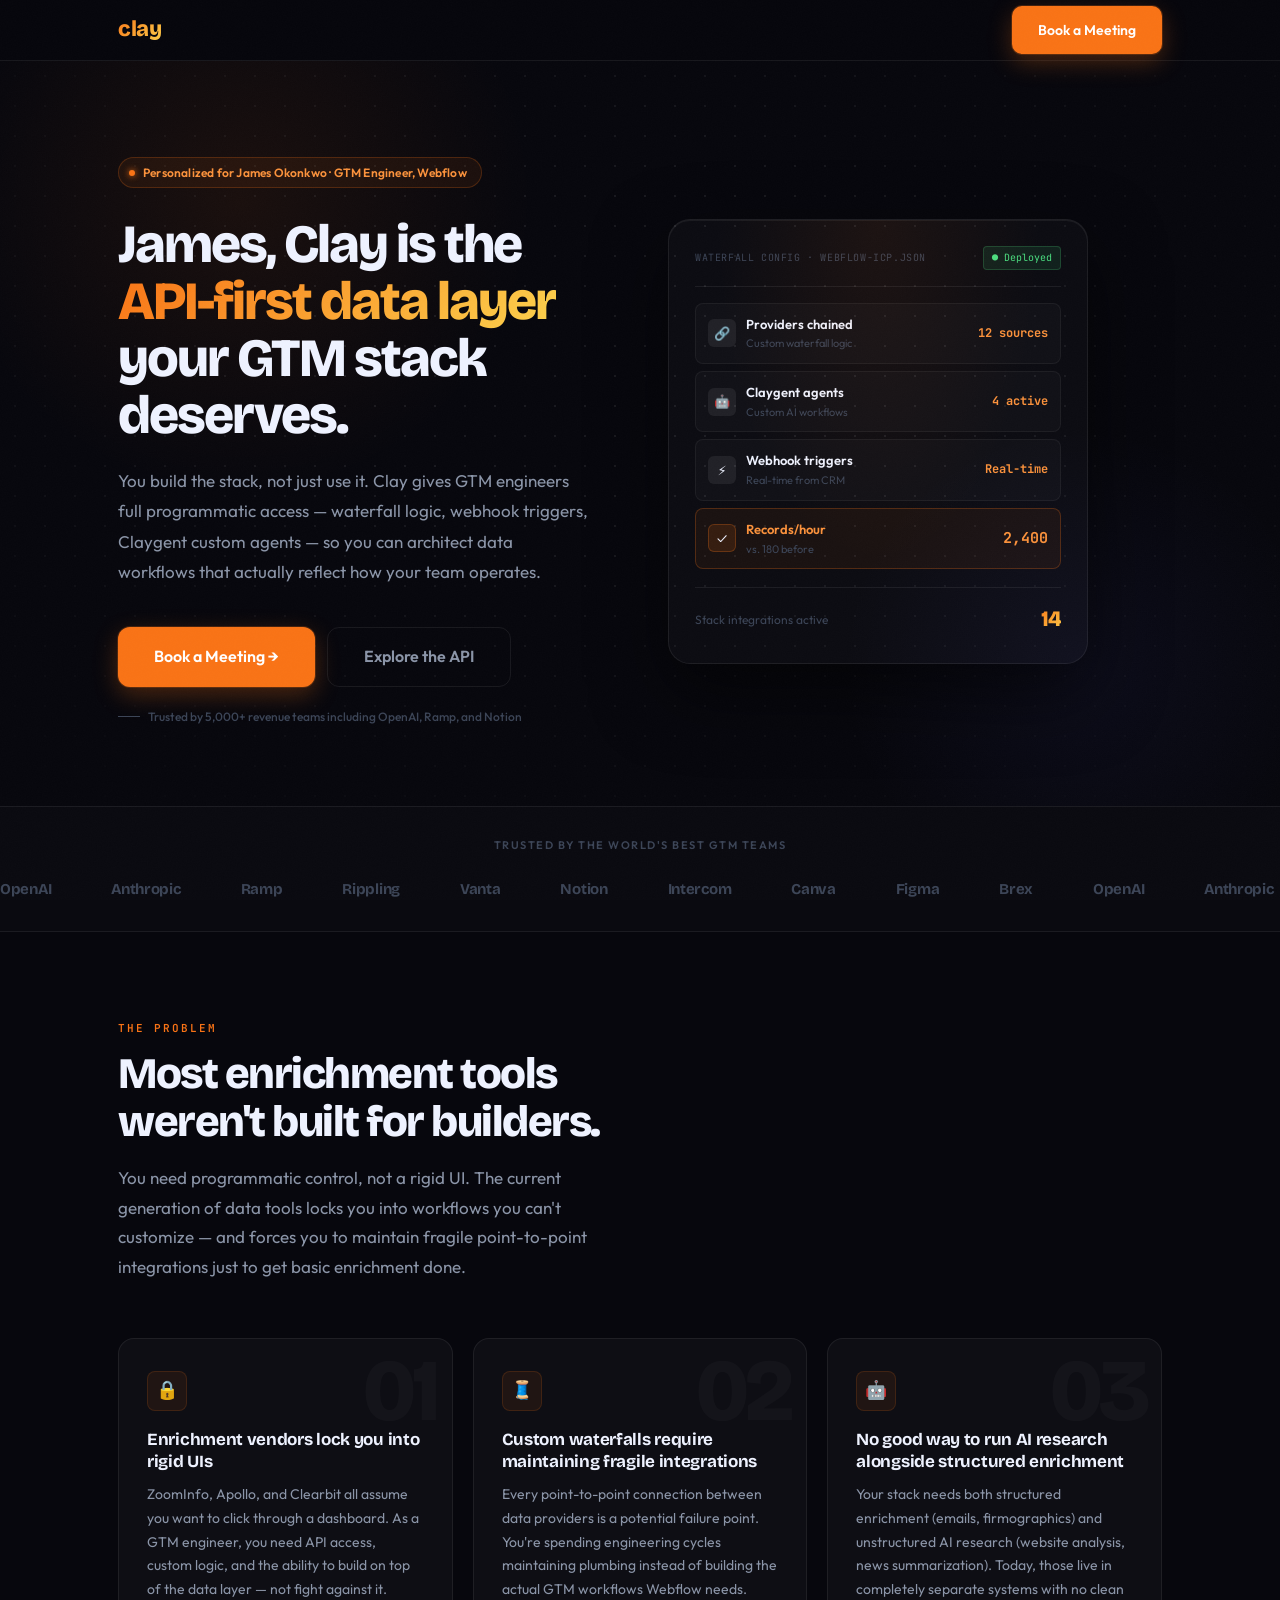
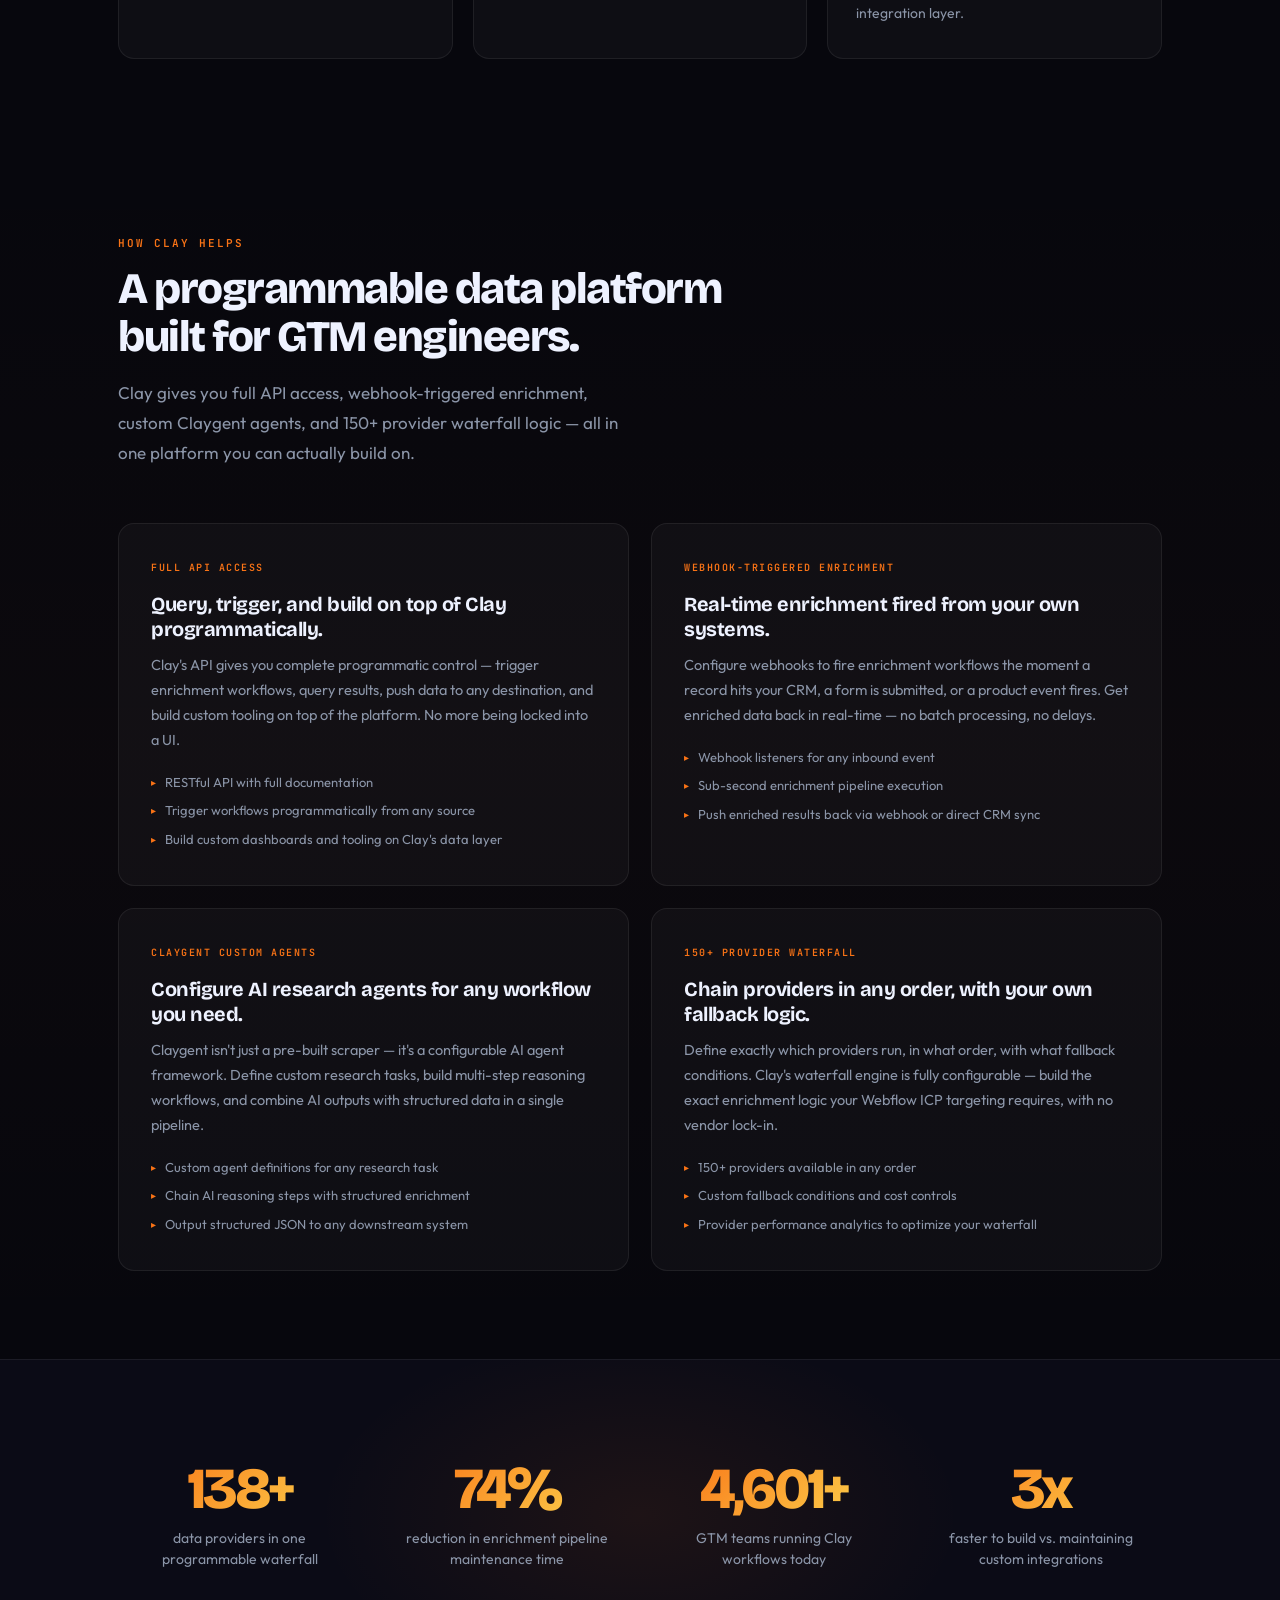
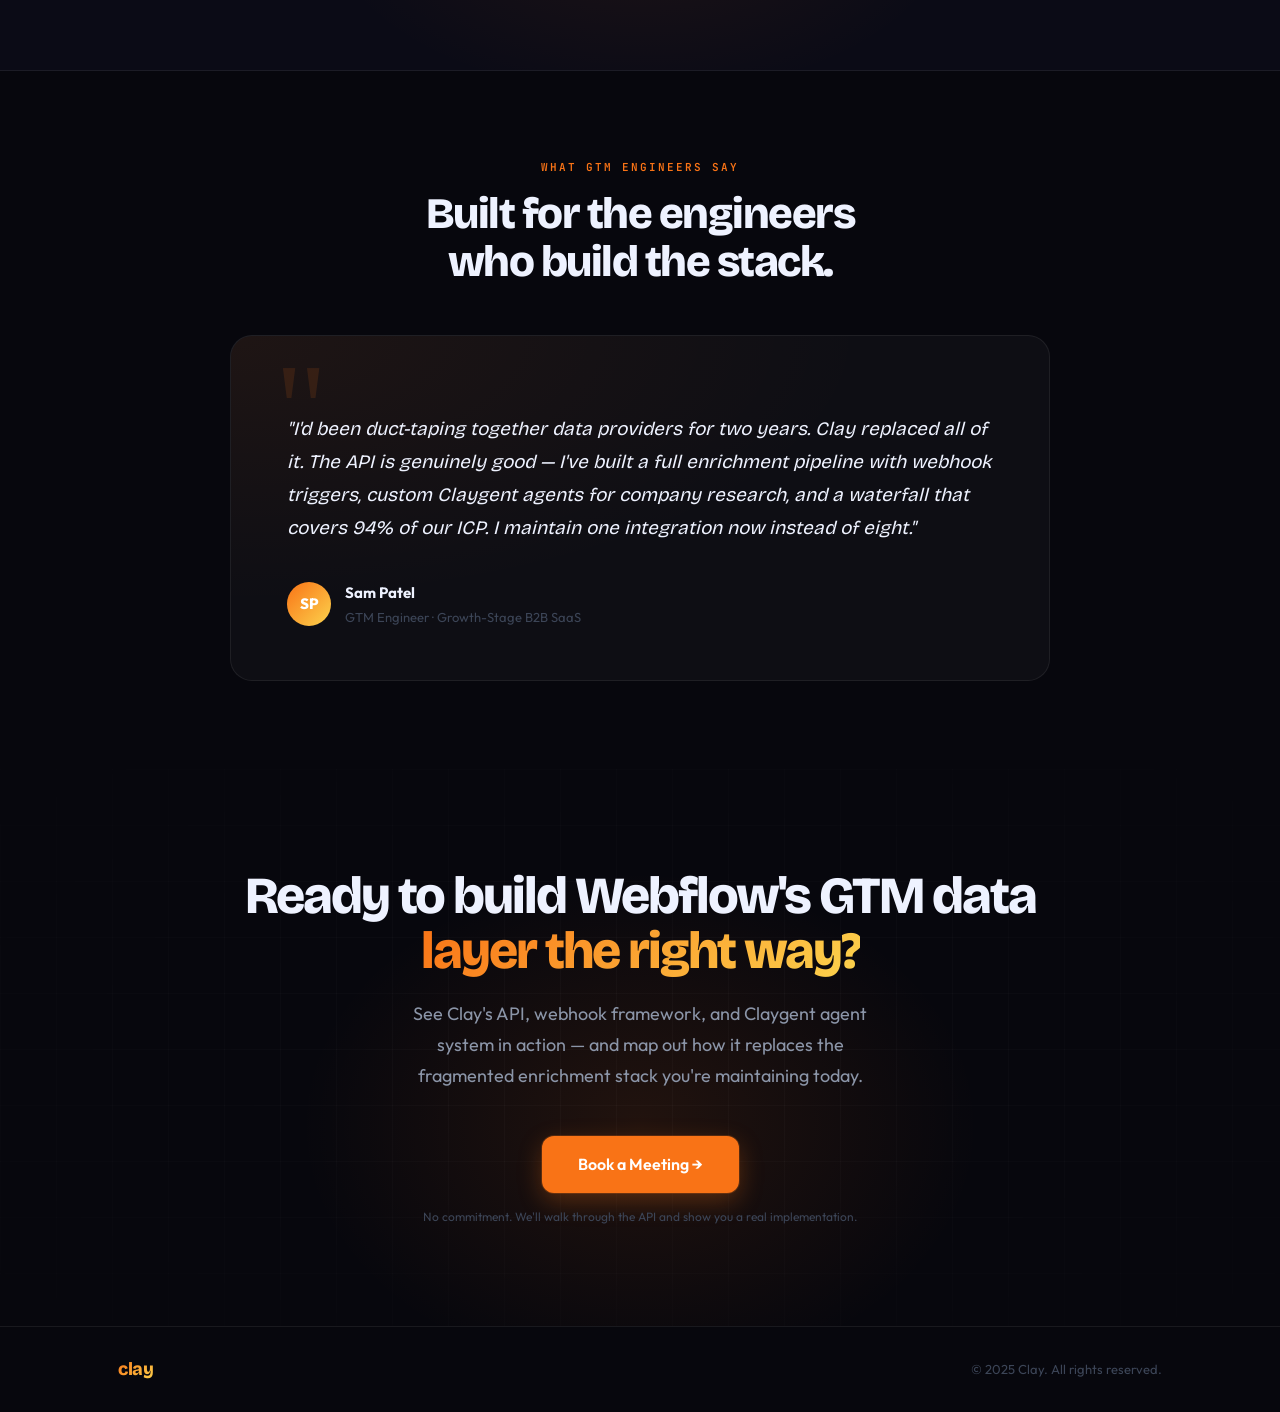
<file: james-okonkwo-webflow.html>
<!DOCTYPE html>
<html lang="en">
<head>
  <meta charset="UTF-8" /><meta name="viewport" content="width=device-width, initial-scale=1.0" />
  <title>Clay × Webflow — For James Okonkwo</title>
  <link rel="preconnect" href="https://fonts.googleapis.com" /><link rel="preconnect" href="https://fonts.gstatic.com" crossorigin />
  <link href="https://fonts.googleapis.com/css2?family=Bricolage+Grotesque:opsz,wght@12..96,300;12..96,400;12..96,500;12..96,600;12..96,700;12..96,800&family=Outfit:wght@300;400;500;600;700&family=JetBrains+Mono:wght@400;600;700&display=swap" rel="stylesheet" />
  <style>
  *,*::before,*::after{box-sizing:border-box;margin:0;padding:0;}
  :root{--bg:#07070D;--bg-2:#0B0B16;--surface:rgba(255,255,255,0.03);--border:rgba(255,255,255,0.07);--bd-hot:rgba(249,115,22,0.28);--orange:#F97316;--orange-2:#FB923C;--amber:#FCD34D;--text:#EEF2FF;--text-2:#8B95A8;--text-3:#3C4557;--d:'Bricolage Grotesque',system-ui,sans-serif;--b:'Outfit',system-ui,sans-serif;--m:'JetBrains Mono',monospace;--r:10px;--rl:16px;--rxl:22px;}
  html{scroll-behavior:smooth;}body{font-family:var(--b);background:var(--bg);color:var(--text);overflow-x:hidden;-webkit-font-smoothing:antialiased;line-height:1.6;}
  body::after{content:'';position:fixed;inset:0;background-image:url("data:image/svg+xml,%3Csvg xmlns='http://www.w3.org/2000/svg' width='250' height='250'%3E%3Cfilter id='g'%3E%3CfeTurbulence type='fractalNoise' baseFrequency='0.8' numOctaves='4' stitchTiles='stitch'/%3E%3CfeColorMatrix type='saturate' values='0'/%3E%3C/filter%3E%3Crect width='250' height='250' filter='url(%23g)' opacity='0.04'/%3E%3C/svg%3E");pointer-events:none;z-index:9999;opacity:0.45;}
  .container{max-width:1100px;margin:0 auto;padding:0 28px;}.accent{background:linear-gradient(135deg,var(--orange) 0%,var(--amber) 100%);-webkit-background-clip:text;-webkit-text-fill-color:transparent;background-clip:text;}
  .r{opacity:0;transform:translateY(22px);transition:opacity 0.72s cubic-bezier(.16,1,.3,1),transform 0.72s cubic-bezier(.16,1,.3,1);}.r.in{opacity:1;transform:translateY(0);}.d1{transition-delay:0.08s;}.d2{transition-delay:0.16s;}.d3{transition-delay:0.24s;}.d4{transition-delay:0.32s;}
  .btn{display:inline-flex;align-items:center;gap:8px;padding:13px 26px;border-radius:var(--r);font-family:var(--b);font-size:14px;font-weight:600;text-decoration:none;cursor:pointer;border:none;transition:all 0.22s ease;white-space:nowrap;}
  .btn-primary{background:var(--orange);color:#fff;box-shadow:0 0 0 1px rgba(249,115,22,.2),0 8px 24px rgba(249,115,22,.28);}.btn-primary:hover{background:var(--orange-2);transform:translateY(-2px);box-shadow:0 0 0 1px rgba(249,115,22,.35),0 14px 36px rgba(249,115,22,.42);}
  .btn-ghost{background:transparent;color:var(--text-2);border:1px solid var(--border);}.btn-ghost:hover{border-color:rgba(249,115,22,.25);color:var(--text);background:rgba(249,115,22,.05);}.btn-lg{padding:16px 36px;font-size:16px;border-radius:12px;}
  .nav{position:sticky;top:0;z-index:500;border-bottom:1px solid var(--border);backdrop-filter:blur(22px);-webkit-backdrop-filter:blur(22px);background:rgba(7,7,13,.88);}
  .nav-wrap{display:flex;align-items:center;justify-content:space-between;height:60px;max-width:1100px;margin:0 auto;padding:0 28px;}
  .nav-logo{font-family:var(--d);font-size:22px;font-weight:800;letter-spacing:-0.5px;background:linear-gradient(135deg,var(--orange) 0%,var(--amber) 100%);-webkit-background-clip:text;-webkit-text-fill-color:transparent;background-clip:text;}
  .hero-section{position:relative;overflow:hidden;padding:96px 0 80px;}
  .hero-glow-a{position:absolute;top:-180px;left:-80px;width:640px;height:640px;border-radius:50%;background:radial-gradient(ellipse,rgba(249,115,22,.08) 0%,transparent 65%);pointer-events:none;}
  .hero-glow-b{position:absolute;bottom:-120px;right:-60px;width:520px;height:520px;border-radius:50%;background:radial-gradient(ellipse,rgba(99,102,241,.06) 0%,transparent 65%);pointer-events:none;}
  .hero-dots{position:absolute;inset:0;pointer-events:none;background-image:radial-gradient(circle,rgba(255,255,255,.075) 1px,transparent 1px);background-size:30px 30px;-webkit-mask-image:radial-gradient(ellipse 80% 80% at 50% 40%,black 30%,transparent 100%);mask-image:radial-gradient(ellipse 80% 80% at 50% 40%,black 30%,transparent 100%);}
  .hero-inner{display:grid;grid-template-columns:1fr 1fr;gap:56px;align-items:center;position:relative;z-index:2;}
  .hero-badge{display:inline-flex;align-items:center;gap:8px;padding:5px 14px 5px 10px;border-radius:100px;border:1px solid rgba(249,115,22,.22);background:rgba(249,115,22,.07);font-size:12px;font-weight:600;color:var(--orange-2);margin-bottom:28px;letter-spacing:.2px;}
  .badge-dot{width:6px;height:6px;border-radius:50%;background:var(--orange);flex-shrink:0;box-shadow:0 0 6px var(--orange);animation:blink 2s ease-in-out infinite;}
  @keyframes blink{0%,100%{opacity:1;transform:scale(1);}50%{opacity:.4;transform:scale(.75);}}
  .hero-h1{font-family:var(--d);font-size:clamp(34px,4.2vw,56px);font-weight:800;line-height:1.06;letter-spacing:-2px;margin-bottom:22px;}
  .hero-sub{font-size:17px;color:var(--text-2);max-width:470px;line-height:1.78;margin-bottom:40px;font-weight:400;}
  .hero-actions{display:flex;gap:12px;flex-wrap:wrap;margin-bottom:20px;}
  .hero-trust{font-size:12px;color:var(--text-3);font-weight:500;display:flex;align-items:center;gap:8px;}
  .hero-trust::before{content:'';display:block;width:22px;height:1px;background:var(--text-3);}
  .pipeline-card{width:100%;max-width:420px;background:rgba(255,255,255,.025);border:1px solid var(--border);border-radius:var(--rxl);padding:26px;box-shadow:0 28px 72px rgba(0,0,0,.55),inset 0 1px 0 rgba(255,255,255,.06);position:relative;overflow:hidden;}
  .pipeline-card::before{content:'';position:absolute;inset:0;border-radius:inherit;background:radial-gradient(ellipse at top,rgba(249,115,22,.07) 0%,transparent 55%);pointer-events:none;}
  .pc-head{display:flex;align-items:center;justify-content:space-between;padding-bottom:16px;margin-bottom:16px;border-bottom:1px solid var(--border);}
  .pc-title{font-family:var(--m);font-size:10px;color:var(--text-3);text-transform:uppercase;letter-spacing:.6px;}
  .pc-badge{font-family:var(--m);font-size:10px;color:#4ade80;background:rgba(74,222,128,.1);border:1px solid rgba(74,222,128,.2);padding:3px 8px;border-radius:4px;}
  .pc-row{display:flex;align-items:center;justify-content:space-between;padding:10px 12px;border-radius:8px;background:rgba(255,255,255,.025);border:1px solid rgba(255,255,255,.05);margin-bottom:7px;}
  .pc-row:last-of-type{margin-bottom:0;}.pc-row-l{display:flex;align-items:center;gap:10px;}
  .pc-ico{width:28px;height:28px;border-radius:6px;background:var(--border);display:flex;align-items:center;justify-content:center;font-size:13px;flex-shrink:0;}
  .pc-name{font-size:13px;font-weight:600;color:var(--text);}.pc-hint{font-size:11px;color:var(--text-3);margin-top:1px;}
  .pc-val{font-family:var(--m);font-size:12px;font-weight:700;color:var(--orange-2);}
  .pc-row-hl{border-color:rgba(249,115,22,.25);background:rgba(249,115,22,.06);}.pc-row-hl .pc-ico{background:rgba(249,115,22,.12);border:1px solid rgba(249,115,22,.25);}.pc-row-hl .pc-name{color:var(--orange-2);}.pc-row-hl .pc-val{font-size:15px;}
  .pc-foot{margin-top:18px;padding-top:14px;border-top:1px solid var(--border);display:flex;align-items:center;justify-content:space-between;}
  .pc-foot-label{font-size:12px;color:var(--text-3);}.pc-foot-val{font-family:var(--d);font-size:22px;font-weight:800;letter-spacing:-1px;background:linear-gradient(135deg,var(--orange) 0%,var(--amber) 100%);-webkit-background-clip:text;-webkit-text-fill-color:transparent;background-clip:text;}
  .logos-strip{border-top:1px solid var(--border);border-bottom:1px solid var(--border);background:rgba(255,255,255,.01);padding:30px 0;overflow:hidden;}
  .logos-label{text-align:center;font-size:11px;font-weight:600;color:var(--text-3);text-transform:uppercase;letter-spacing:1.5px;margin-bottom:22px;}
  .marquee{overflow:hidden;}.marquee-track{display:flex;gap:60px;animation:scroll 26s linear infinite;width:max-content;}.marquee:hover .marquee-track{animation-play-state:paused;}
  @keyframes scroll{from{transform:translateX(0);}to{transform:translateX(-50%);}}
  .logo-name{font-family:var(--d);font-size:15px;font-weight:700;color:var(--text-3);letter-spacing:-.3px;white-space:nowrap;transition:color .2s;}.logo-name:hover{color:var(--text-2);}
  .section{padding:88px 0;}.sec-label{font-family:var(--m);font-size:11px;font-weight:600;text-transform:uppercase;letter-spacing:2px;color:var(--orange);margin-bottom:14px;display:block;}
  .sec-h2{font-family:var(--d);font-size:clamp(28px,3.4vw,44px);font-weight:800;letter-spacing:-1.5px;line-height:1.1;margin-bottom:16px;}
  .sec-p{font-size:17px;color:var(--text-2);max-width:520px;line-height:1.75;}.sec-head{margin-bottom:56px;}
  .pain-grid{display:grid;grid-template-columns:repeat(3,1fr);gap:20px;}
  .pain-card{background:var(--surface);border:1px solid var(--border);border-radius:var(--rl);padding:32px 28px;position:relative;overflow:hidden;transition:border-color .3s,transform .3s,box-shadow .3s;}
  .pain-card:hover{border-color:var(--bd-hot);transform:translateY(-5px);box-shadow:0 24px 56px rgba(0,0,0,.42),0 0 0 1px rgba(249,115,22,.1);}
  .pain-num{position:absolute;top:8px;right:16px;font-family:var(--d);font-size:88px;font-weight:800;line-height:1;letter-spacing:-4px;color:rgba(255,255,255,.028);pointer-events:none;user-select:none;}
  .pain-ico{width:40px;height:40px;border-radius:8px;background:rgba(249,115,22,.08);border:1px solid rgba(249,115,22,.15);display:flex;align-items:center;justify-content:center;font-size:18px;margin-bottom:18px;}
  .pain-card h3{font-family:var(--d);font-size:17px;font-weight:700;letter-spacing:-.3px;margin-bottom:10px;line-height:1.3;}.pain-card p{font-size:14px;color:var(--text-2);line-height:1.7;}
  .features-section{background:linear-gradient(180deg,transparent,rgba(249,115,22,.018) 50%,transparent);padding:88px 0;}
  .feat-grid{display:grid;grid-template-columns:repeat(2,1fr);gap:22px;}
  .feat-card{background:var(--surface);border:1px solid var(--border);border-radius:var(--rl);padding:36px 32px;position:relative;overflow:hidden;transition:all .3s ease;}
  .feat-card::after{content:'';position:absolute;top:0;left:0;right:0;height:2px;background:linear-gradient(90deg,var(--orange),var(--amber));transform:scaleX(0);transform-origin:left;transition:transform .38s ease;}
  .feat-card:hover::after{transform:scaleX(1);}.feat-card:hover{border-color:rgba(249,115,22,.22);transform:translateY(-3px);box-shadow:0 28px 56px rgba(0,0,0,.32);}
  .feat-tag{font-family:var(--m);font-size:10px;font-weight:600;text-transform:uppercase;letter-spacing:1.5px;color:var(--orange);margin-bottom:16px;display:block;}
  .feat-card h3{font-family:var(--d);font-size:20px;font-weight:700;letter-spacing:-.5px;line-height:1.22;margin-bottom:12px;}
  .feat-card>p{font-size:14.5px;color:var(--text-2);line-height:1.72;margin-bottom:20px;}
  .feat-list{list-style:none;display:flex;flex-direction:column;gap:9px;}.feat-list li{font-size:13px;color:var(--text-2);display:flex;align-items:flex-start;gap:9px;line-height:1.5;}.feat-list li::before{content:'▸';color:var(--orange);font-size:10px;flex-shrink:0;margin-top:2px;}
  .stats-section{padding:80px 0;position:relative;overflow:hidden;border-top:1px solid var(--border);border-bottom:1px solid var(--border);background:var(--bg-2);}
  .stats-section::before{content:'';position:absolute;top:50%;left:50%;transform:translate(-50%,-50%);width:700px;height:400px;background:radial-gradient(ellipse,rgba(249,115,22,.08) 0%,transparent 65%);pointer-events:none;}
  .stats-grid{display:grid;grid-template-columns:repeat(4,1fr);gap:24px;position:relative;z-index:2;}.stat-item{text-align:center;padding:20px;}
  .stat-number{font-family:var(--d);font-size:58px;font-weight:800;letter-spacing:-3px;line-height:1;display:block;background:linear-gradient(135deg,var(--orange) 0%,var(--amber) 100%);-webkit-background-clip:text;-webkit-text-fill-color:transparent;background-clip:text;margin-bottom:10px;}
  .stat-desc{font-size:14px;color:var(--text-2);line-height:1.5;}
  .testimonial-section{padding:88px 0;}
  .t-card{max-width:820px;margin:0 auto;background:var(--surface);border:1px solid var(--border);border-radius:var(--rxl);padding:52px 56px;position:relative;overflow:hidden;}
  .t-card::before{content:'';position:absolute;inset:0;background:radial-gradient(ellipse at top left,rgba(249,115,22,.07) 0%,transparent 55%);pointer-events:none;}
  .t-qmark{font-family:Georgia,serif;font-size:128px;line-height:.7;color:var(--orange);opacity:.12;position:absolute;top:28px;left:44px;pointer-events:none;}
  .t-text{font-family:var(--d);font-size:19px;line-height:1.75;font-style:italic;color:var(--text);padding-top:24px;margin-bottom:36px;position:relative;}
  .t-author{display:flex;align-items:center;gap:14px;}.t-avatar{width:44px;height:44px;border-radius:50%;flex-shrink:0;background:linear-gradient(135deg,var(--orange) 0%,var(--amber) 100%);display:flex;align-items:center;justify-content:center;font-weight:800;font-size:15px;color:white;}
  .t-name{font-weight:700;font-size:15px;margin-bottom:2px;}.t-title{font-size:13px;color:var(--text-3);}
  .cta-section{padding:100px 0;text-align:center;position:relative;overflow:hidden;}
  .cta-glow{position:absolute;bottom:-100px;left:50%;transform:translateX(-50%);width:800px;height:600px;background:radial-gradient(ellipse,rgba(249,115,22,.11) 0%,transparent 60%);pointer-events:none;}
  .cta-grid{position:absolute;inset:0;background-image:repeating-linear-gradient(rgba(255,255,255,.025) 0px,rgba(255,255,255,.025) 1px,transparent 1px,transparent 56px),repeating-linear-gradient(90deg,rgba(255,255,255,.025) 0px,rgba(255,255,255,.025) 1px,transparent 1px,transparent 56px);-webkit-mask-image:radial-gradient(ellipse 80% 80% at 50% 50%,black 20%,transparent 100%);mask-image:radial-gradient(ellipse 80% 80% at 50% 50%,black 20%,transparent 100%);pointer-events:none;}
  .cta-section h2{font-family:var(--d);font-size:clamp(30px,4.4vw,52px);font-weight:800;letter-spacing:-2px;line-height:1.06;margin-bottom:20px;position:relative;}
  .cta-section>.container>p{font-size:18px;color:var(--text-2);max-width:460px;margin:0 auto 44px;line-height:1.72;position:relative;}
  .cta-actions{position:relative;}.cta-note{margin-top:14px;font-size:12px;color:var(--text-3);}
  .site-footer{border-top:1px solid var(--border);padding:28px 0;}
  .footer-inner{max-width:1100px;margin:0 auto;padding:0 28px;display:flex;align-items:center;justify-content:space-between;flex-wrap:wrap;gap:12px;}
  .footer-logo{font-family:var(--d);font-size:18px;font-weight:800;letter-spacing:-.5px;background:linear-gradient(135deg,var(--orange) 0%,var(--amber) 100%);-webkit-background-clip:text;-webkit-text-fill-color:transparent;background-clip:text;}
  .footer-copy{font-size:13px;color:var(--text-3);}
  @media(max-width:900px){.hero-inner{grid-template-columns:1fr;}.pipeline-visual{display:none;}.pain-grid{grid-template-columns:1fr;}.feat-grid{grid-template-columns:1fr;}.stats-grid{grid-template-columns:repeat(2,1fr);gap:20px;}}
  @media(max-width:640px){.hero-h1{letter-spacing:-1.5px;}.t-card{padding:36px 28px;}.t-qmark{font-size:80px;}.cta-section{padding:72px 0;}.stats-grid{grid-template-columns:repeat(2,1fr);}.stat-number{font-size:44px;}.section{padding:64px 0;}}
  </style>
</head>
<body>
<nav class="nav"><div class="nav-wrap"><span class="nav-logo">clay</span><a href="https://clay.com/demo" class="btn btn-primary">Book a Meeting</a></div></nav>

<section class="hero-section">
  <div class="hero-glow-a"></div><div class="hero-glow-b"></div><div class="hero-dots"></div>
  <div class="container"><div class="hero-inner">
    <div class="hero-copy">
      <div class="hero-badge r"><span class="badge-dot"></span>Personalized for James Okonkwo · GTM Engineer, Webflow</div>
      <h1 class="hero-h1 r d1">James, Clay is the<br /><span class="accent">API-first data layer</span><br />your GTM stack deserves.</h1>
      <p class="hero-sub r d2">You build the stack, not just use it. Clay gives GTM engineers full programmatic access — waterfall logic, webhook triggers, Claygent custom agents — so you can architect data workflows that actually reflect how your team operates.</p>
      <div class="hero-actions r d3"><a href="https://clay.com/demo" class="btn btn-primary btn-lg">Book a Meeting &rarr;</a><a href="https://clay.com" class="btn btn-ghost btn-lg">Explore the API</a></div>
      <p class="hero-trust r d4">Trusted by 5,000+ revenue teams including OpenAI, Ramp, and Notion</p>
    </div>
    <div class="pipeline-visual r d2">
      <div class="pipeline-card">
        <div class="pc-head"><span class="pc-title">waterfall config · webflow-icp.json</span><span class="pc-badge">● Deployed</span></div>
        <div class="pc-row"><div class="pc-row-l"><div class="pc-ico">🔗</div><div><div class="pc-name">Providers chained</div><div class="pc-hint">Custom waterfall logic</div></div></div><span class="pc-val">12 sources</span></div>
        <div class="pc-row"><div class="pc-row-l"><div class="pc-ico">🤖</div><div><div class="pc-name">Claygent agents</div><div class="pc-hint">Custom AI workflows</div></div></div><span class="pc-val">4 active</span></div>
        <div class="pc-row"><div class="pc-row-l"><div class="pc-ico">⚡</div><div><div class="pc-name">Webhook triggers</div><div class="pc-hint">Real-time from CRM</div></div></div><span class="pc-val">Real-time</span></div>
        <div class="pc-row pc-row-hl"><div class="pc-row-l"><div class="pc-ico">✓</div><div><div class="pc-name">Records/hour</div><div class="pc-hint">vs. 180 before</div></div></div><span class="pc-val">2,400</span></div>
        <div class="pc-foot"><span class="pc-foot-label">Stack integrations active</span><span class="pc-foot-val">14</span></div>
      </div>
    </div>
  </div></div>
</section>

<div class="logos-strip"><p class="logos-label">Trusted by the world's best GTM teams</p><div class="marquee"><div class="marquee-track"><span class="logo-name">OpenAI</span><span class="logo-name">Anthropic</span><span class="logo-name">Ramp</span><span class="logo-name">Rippling</span><span class="logo-name">Vanta</span><span class="logo-name">Notion</span><span class="logo-name">Intercom</span><span class="logo-name">Canva</span><span class="logo-name">Figma</span><span class="logo-name">Brex</span><span class="logo-name">OpenAI</span><span class="logo-name">Anthropic</span><span class="logo-name">Ramp</span><span class="logo-name">Rippling</span><span class="logo-name">Vanta</span><span class="logo-name">Notion</span><span class="logo-name">Intercom</span><span class="logo-name">Canva</span><span class="logo-name">Figma</span><span class="logo-name">Brex</span></div></div></div>

<section class="section"><div class="container">
  <div class="sec-head r"><span class="sec-label">The Problem</span><h2 class="sec-h2">Most enrichment tools<br />weren't built for builders.</h2><p class="sec-p">You need programmatic control, not a rigid UI. The current generation of data tools locks you into workflows you can't customize — and forces you to maintain fragile point-to-point integrations just to get basic enrichment done.</p></div>
  <div class="pain-grid">
    <div class="pain-card r d1"><span class="pain-num">01</span><div class="pain-ico">🔒</div><h3>Enrichment vendors lock you into rigid UIs</h3><p>ZoomInfo, Apollo, and Clearbit all assume you want to click through a dashboard. As a GTM engineer, you need API access, custom logic, and the ability to build on top of the data layer — not fight against it.</p></div>
    <div class="pain-card r d2"><span class="pain-num">02</span><div class="pain-ico">🧵</div><h3>Custom waterfalls require maintaining fragile integrations</h3><p>Every point-to-point connection between data providers is a potential failure point. You're spending engineering cycles maintaining plumbing instead of building the actual GTM workflows Webflow needs.</p></div>
    <div class="pain-card r d3"><span class="pain-num">03</span><div class="pain-ico">🤖</div><h3>No good way to run AI research alongside structured enrichment</h3><p>Your stack needs both structured enrichment (emails, firmographics) and unstructured AI research (website analysis, news summarization). Today, those live in completely separate systems with no clean integration layer.</p></div>
  </div>
</div></section>

<section class="features-section"><div class="container">
  <div class="sec-head r"><span class="sec-label">How Clay Helps</span><h2 class="sec-h2">A programmable data platform<br />built for GTM engineers.</h2><p class="sec-p">Clay gives you full API access, webhook-triggered enrichment, custom Claygent agents, and 150+ provider waterfall logic — all in one platform you can actually build on.</p></div>
  <div class="feat-grid">
    <div class="feat-card r d1"><span class="feat-tag">Full API Access</span><h3>Query, trigger, and build on top of Clay programmatically.</h3><p>Clay's API gives you complete programmatic control — trigger enrichment workflows, query results, push data to any destination, and build custom tooling on top of the platform. No more being locked into a UI.</p><ul class="feat-list"><li>RESTful API with full documentation</li><li>Trigger workflows programmatically from any source</li><li>Build custom dashboards and tooling on Clay's data layer</li></ul></div>
    <div class="feat-card r d2"><span class="feat-tag">Webhook-Triggered Enrichment</span><h3>Real-time enrichment fired from your own systems.</h3><p>Configure webhooks to fire enrichment workflows the moment a record hits your CRM, a form is submitted, or a product event fires. Get enriched data back in real-time — no batch processing, no delays.</p><ul class="feat-list"><li>Webhook listeners for any inbound event</li><li>Sub-second enrichment pipeline execution</li><li>Push enriched results back via webhook or direct CRM sync</li></ul></div>
    <div class="feat-card r d3"><span class="feat-tag">Claygent Custom Agents</span><h3>Configure AI research agents for any workflow you need.</h3><p>Claygent isn't just a pre-built scraper — it's a configurable AI agent framework. Define custom research tasks, build multi-step reasoning workflows, and combine AI outputs with structured data in a single pipeline.</p><ul class="feat-list"><li>Custom agent definitions for any research task</li><li>Chain AI reasoning steps with structured enrichment</li><li>Output structured JSON to any downstream system</li></ul></div>
    <div class="feat-card r d4"><span class="feat-tag">150+ Provider Waterfall</span><h3>Chain providers in any order, with your own fallback logic.</h3><p>Define exactly which providers run, in what order, with what fallback conditions. Clay's waterfall engine is fully configurable — build the exact enrichment logic your Webflow ICP targeting requires, with no vendor lock-in.</p><ul class="feat-list"><li>150+ providers available in any order</li><li>Custom fallback conditions and cost controls</li><li>Provider performance analytics to optimize your waterfall</li></ul></div>
  </div>
</div></section>

<section class="stats-section"><div class="container"><div class="stats-grid">
  <div class="stat-item r d1"><span class="stat-number" data-count="150" data-suffix="+">150+</span><p class="stat-desc">data providers in one programmable waterfall</p></div>
  <div class="stat-item r d2"><span class="stat-number" data-count="80" data-suffix="%">80%</span><p class="stat-desc">reduction in enrichment pipeline maintenance time</p></div>
  <div class="stat-item r d3"><span class="stat-number" data-count="5000" data-suffix="+">5,000+</span><p class="stat-desc">GTM teams running Clay workflows today</p></div>
  <div class="stat-item r d4"><span class="stat-number" data-count="3" data-suffix="x">3x</span><p class="stat-desc">faster to build vs. maintaining custom integrations</p></div>
</div></div></section>

<section class="testimonial-section"><div class="container">
  <div class="sec-head r" style="text-align:center;margin-bottom:48px;"><span class="sec-label" style="display:block;text-align:center;">What GTM Engineers Say</span><h2 class="sec-h2" style="max-width:480px;margin:0 auto;">Built for the engineers<br />who build the stack.</h2></div>
  <div class="t-card r"><div class="t-qmark">"</div>
    <p class="t-text">"I'd been duct-taping together data providers for two years. Clay replaced all of it. The API is genuinely good — I've built a full enrichment pipeline with webhook triggers, custom Claygent agents for company research, and a waterfall that covers 94% of our ICP. I maintain one integration now instead of eight."</p>
    <div class="t-author"><div class="t-avatar">SP</div><div><p class="t-name">Sam Patel</p><p class="t-title">GTM Engineer · Growth-Stage B2B SaaS</p></div></div>
  </div>
</div></section>

<section class="cta-section"><div class="cta-glow"></div><div class="cta-grid"></div><div class="container">
  <h2 class="r">Ready to build Webflow's GTM data<br /><span class="accent">layer the right way?</span></h2>
  <p class="r d1">See Clay's API, webhook framework, and Claygent agent system in action — and map out how it replaces the fragmented enrichment stack you're maintaining today.</p>
  <div class="cta-actions r d2"><a href="https://clay.com/demo" class="btn btn-primary btn-lg">Book a Meeting &rarr;</a><p class="cta-note">No commitment. We'll walk through the API and show you a real implementation.</p></div>
</div></section>

<footer class="site-footer"><div class="footer-inner"><span class="footer-logo">clay</span><p class="footer-copy">© 2025 Clay. All rights reserved.</p></div></footer>
<script>
const ro=new IntersectionObserver(e=>e.forEach(x=>{if(x.isIntersecting){x.target.classList.add('in');ro.unobserve(x.target);}}),{threshold:0.1,rootMargin:'0px 0px -40px 0px'});
document.querySelectorAll('.r').forEach(el=>ro.observe(el));
const co=new IntersectionObserver(e=>e.forEach(x=>{if(!x.isIntersecting)return;const el=x.target,t=parseFloat(el.dataset.count),s=el.dataset.suffix||'',d=1500,st=performance.now(),f=n=>t>=1000?Math.round(n).toLocaleString():Math.round(n).toString(),tick=now=>{const p=Math.min((now-st)/d,1),v=1-Math.pow(1-p,3);el.textContent=f(v*t)+s;if(p<1)requestAnimationFrame(tick);};requestAnimationFrame(tick);co.unobserve(el);}),{threshold:0.5});
document.querySelectorAll('.stat-number[data-count]').forEach(el=>co.observe(el));
</script>
</body>
</html>
</file>
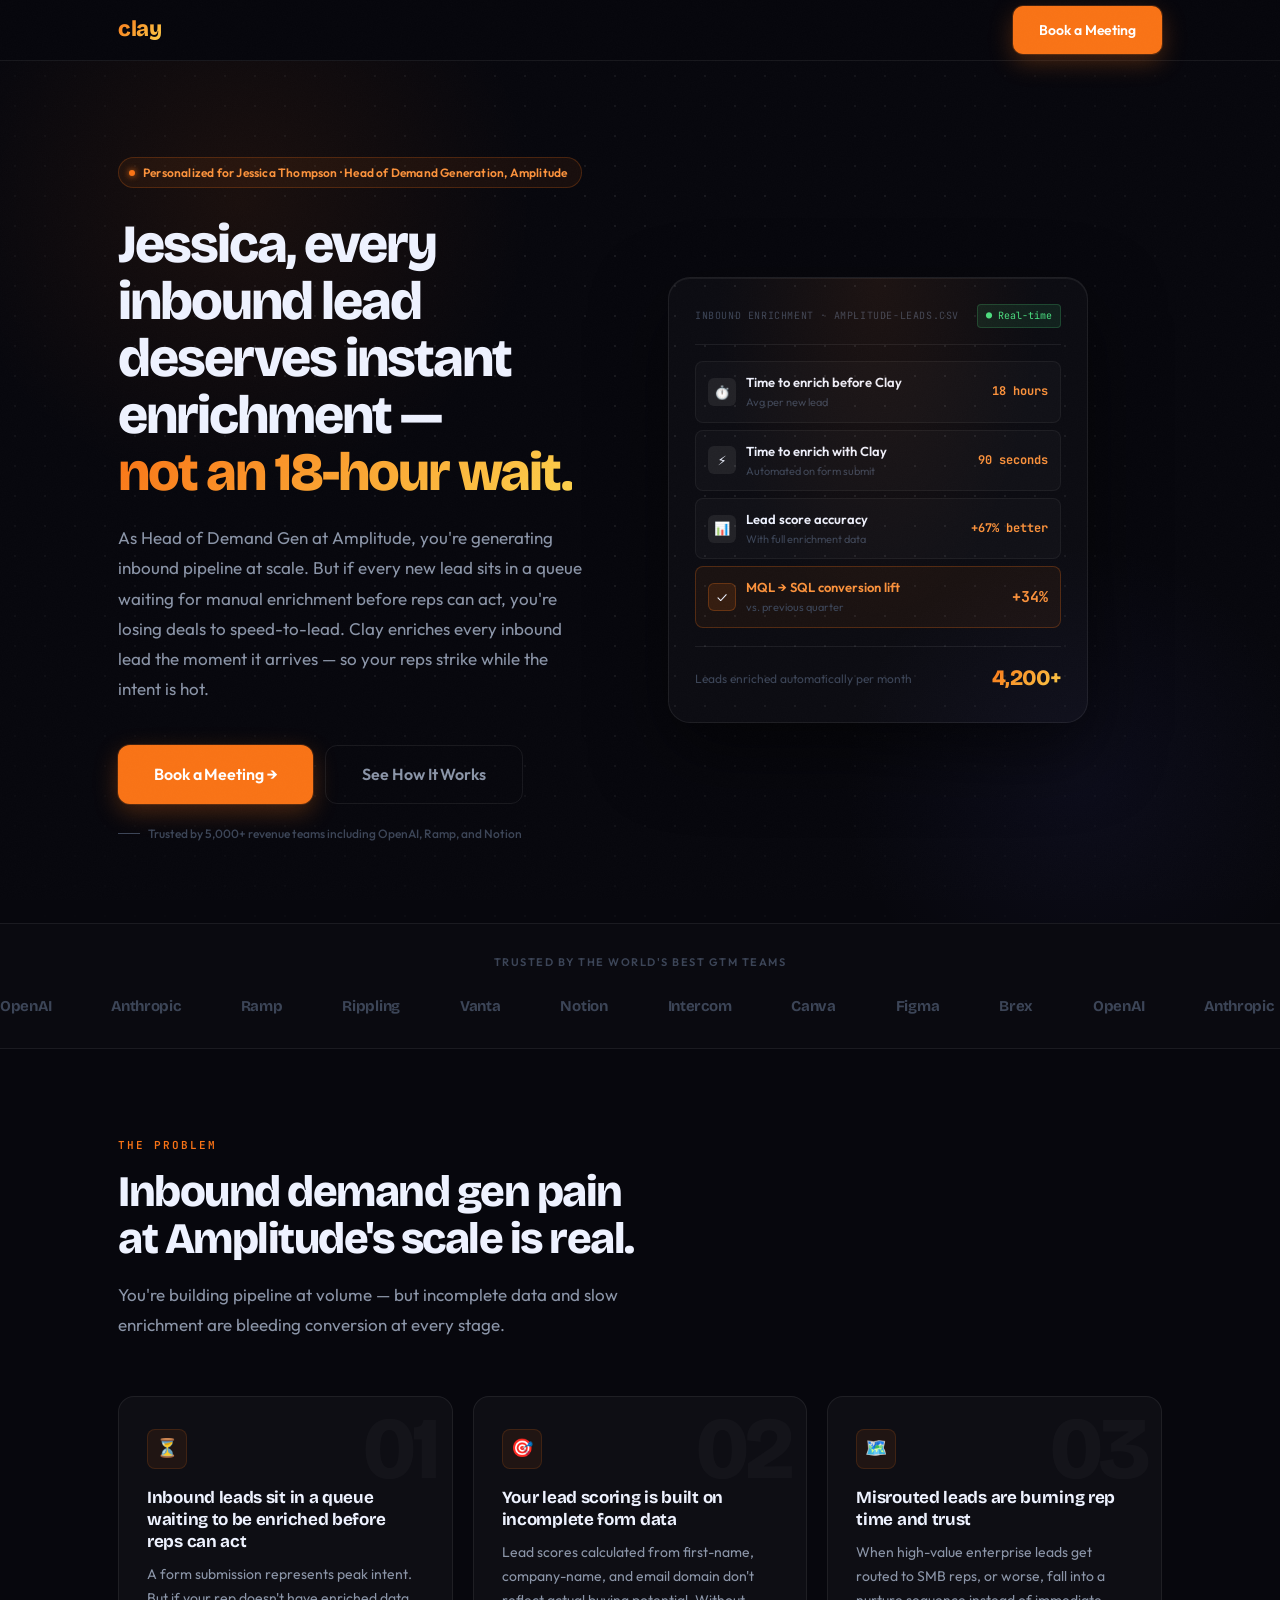
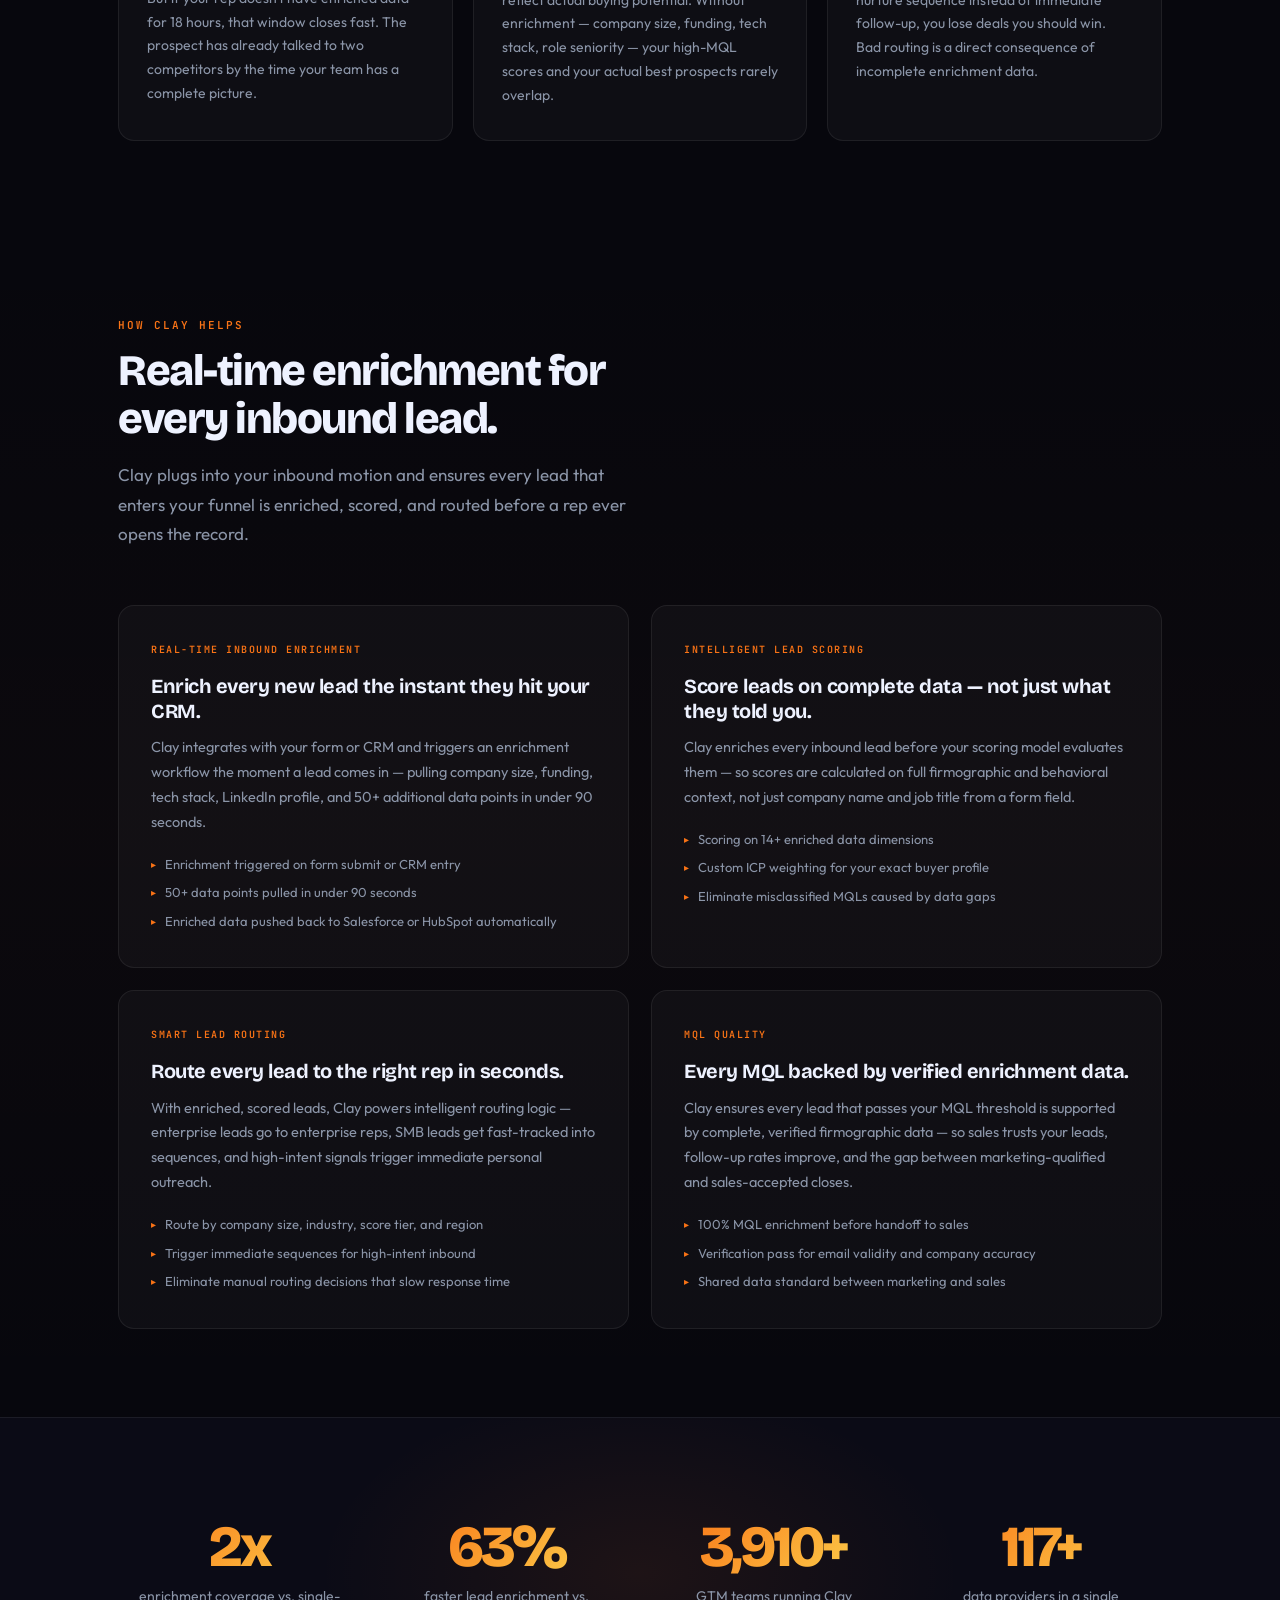
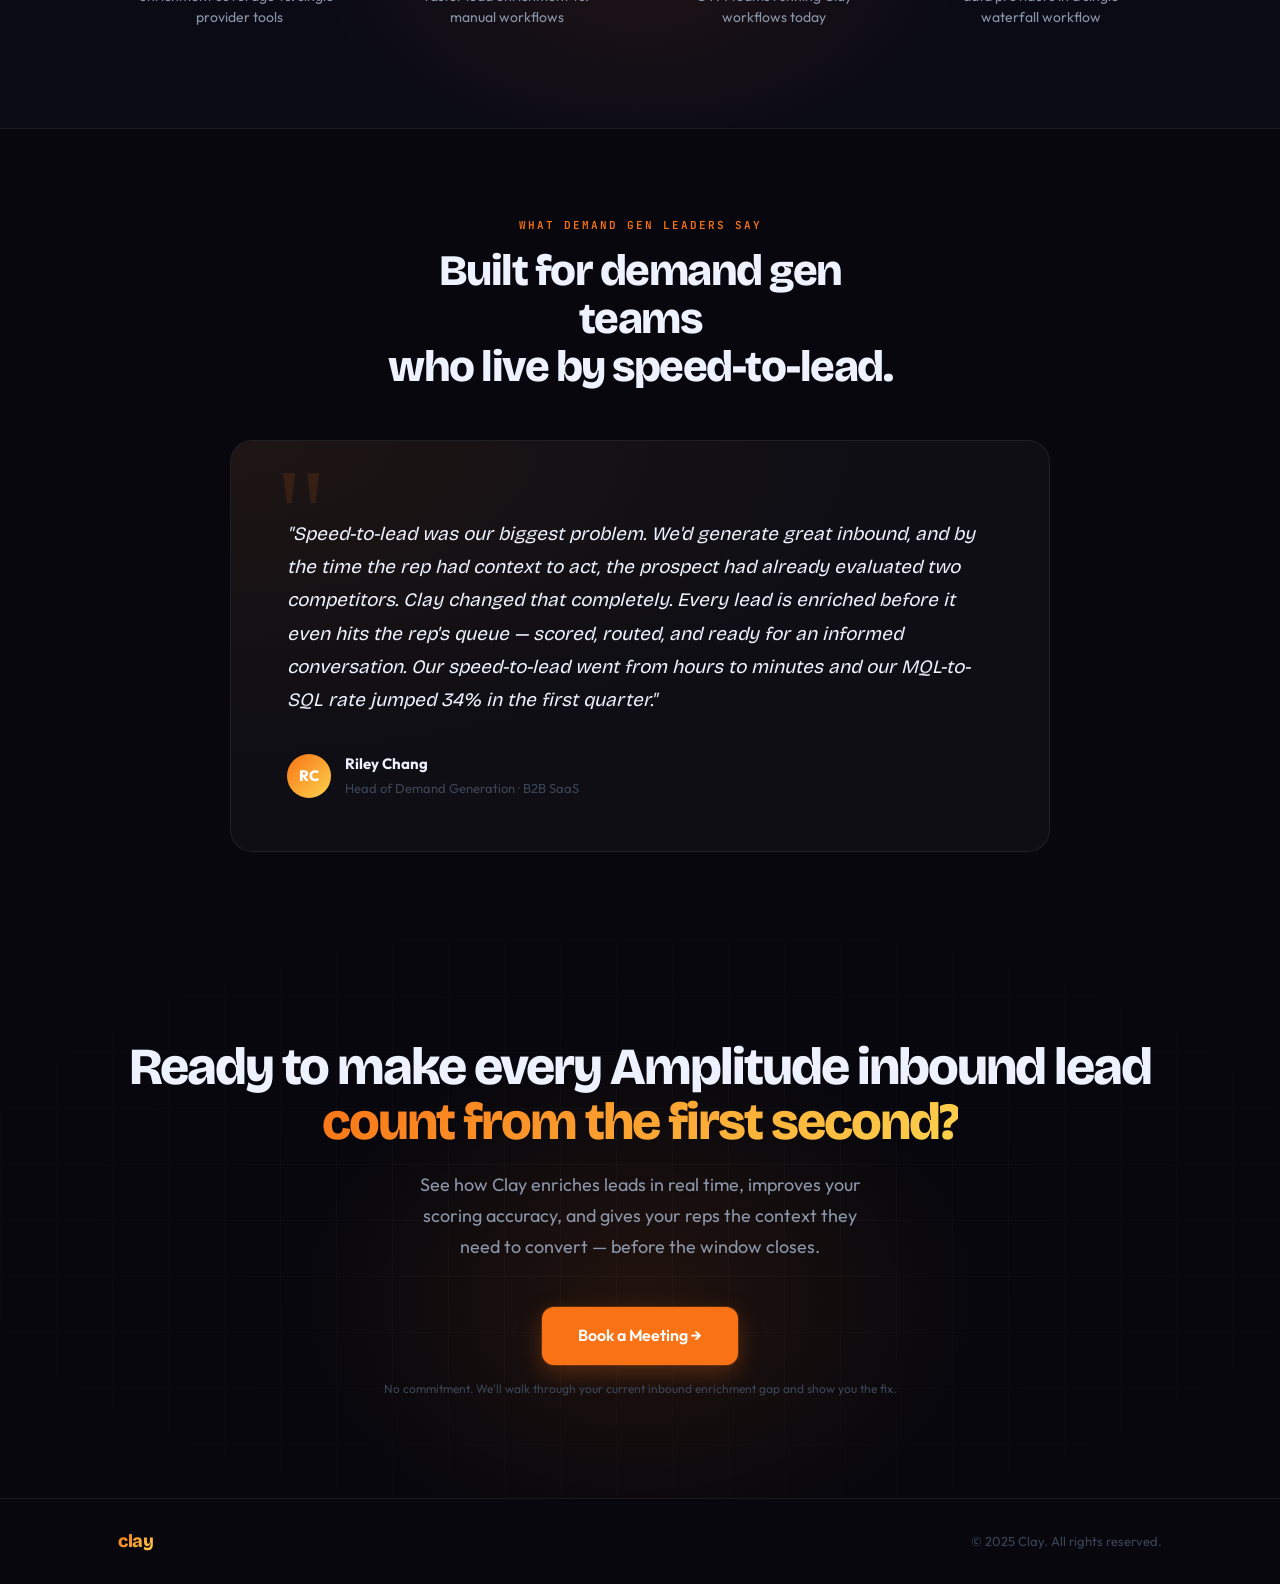
<file: jessica-thompson-amplitude.html>
<!DOCTYPE html>
<html lang="en">
<head>
  <meta charset="UTF-8" />
  <meta name="viewport" content="width=device-width, initial-scale=1.0" />
  <title>Clay × Amplitude — For Jessica Thompson</title>
  <link rel="preconnect" href="https://fonts.googleapis.com" />
  <link rel="preconnect" href="https://fonts.gstatic.com" crossorigin />
  <link href="https://fonts.googleapis.com/css2?family=Bricolage+Grotesque:opsz,wght@12..96,300;12..96,400;12..96,500;12..96,600;12..96,700;12..96,800&family=Outfit:wght@300;400;500;600;700&family=JetBrains+Mono:wght@400;600;700&display=swap" rel="stylesheet" />

  <style>
  /* ─── RESET ───────────────────────────────────── */
  *, *::before, *::after { box-sizing: border-box; margin: 0; padding: 0; }

  /* ─── TOKENS ──────────────────────────────────── */
  :root {
    --bg:        #07070D;
    --bg-2:      #0B0B16;
    --surface:   rgba(255,255,255,0.03);
    --border:    rgba(255,255,255,0.07);
    --bd-hot:    rgba(249,115,22,0.28);

    --orange:    #F97316;
    --orange-2:  #FB923C;
    --amber:     #FCD34D;

    --text:      #EEF2FF;
    --text-2:    #8B95A8;
    --text-3:    #3C4557;

    --d:  'Bricolage Grotesque', system-ui, sans-serif;
    --b:  'Outfit', system-ui, sans-serif;
    --m:  'JetBrains Mono', monospace;

    --r:   10px;
    --rl:  16px;
    --rxl: 22px;
  }

  html { scroll-behavior: smooth; }

  body {
    font-family: var(--b);
    background: var(--bg);
    color: var(--text);
    overflow-x: hidden;
    -webkit-font-smoothing: antialiased;
    -moz-osx-font-smoothing: grayscale;
    line-height: 1.6;
  }

  /* Film grain overlay */
  body::after {
    content: '';
    position: fixed; inset: 0;
    background-image: url("data:image/svg+xml,%3Csvg xmlns='http://www.w3.org/2000/svg' width='250' height='250'%3E%3Cfilter id='g'%3E%3CfeTurbulence type='fractalNoise' baseFrequency='0.8' numOctaves='4' stitchTiles='stitch'/%3E%3CfeColorMatrix type='saturate' values='0'/%3E%3C/filter%3E%3Crect width='250' height='250' filter='url(%23g)' opacity='0.04'/%3E%3C/svg%3E");
    pointer-events: none; z-index: 9999; opacity: 0.45;
  }

  /* ─── LAYOUT UTILS ───────────────────────────── */
  .container { max-width: 1100px; margin: 0 auto; padding: 0 28px; }

  .accent {
    background: linear-gradient(135deg, var(--orange) 0%, var(--amber) 100%);
    -webkit-background-clip: text;
    -webkit-text-fill-color: transparent;
    background-clip: text;
  }

  /* ─── REVEAL ANIMATIONS ───────────────────────── */
  .r {
    opacity: 0;
    transform: translateY(22px);
    transition: opacity 0.72s cubic-bezier(.16,1,.3,1),
                transform 0.72s cubic-bezier(.16,1,.3,1);
  }
  .r.in    { opacity: 1; transform: translateY(0); }
  .d1 { transition-delay: 0.08s; }
  .d2 { transition-delay: 0.16s; }
  .d3 { transition-delay: 0.24s; }
  .d4 { transition-delay: 0.32s; }

  /* ─── BUTTONS ─────────────────────────────────── */
  .btn {
    display: inline-flex; align-items: center; gap: 8px;
    padding: 13px 26px; border-radius: var(--r);
    font-family: var(--b); font-size: 14px; font-weight: 600;
    text-decoration: none; cursor: pointer; border: none;
    transition: all 0.22s ease; white-space: nowrap;
    letter-spacing: -0.1px;
  }
  .btn-primary {
    background: var(--orange); color: #fff;
    box-shadow: 0 0 0 1px rgba(249,115,22,.2), 0 8px 24px rgba(249,115,22,.28);
  }
  .btn-primary:hover {
    background: var(--orange-2);
    transform: translateY(-2px);
    box-shadow: 0 0 0 1px rgba(249,115,22,.35), 0 14px 36px rgba(249,115,22,.42);
  }
  .btn-ghost {
    background: transparent; color: var(--text-2);
    border: 1px solid var(--border);
  }
  .btn-ghost:hover {
    border-color: rgba(249,115,22,.25); color: var(--text);
    background: rgba(249,115,22,.05);
  }
  .btn-lg { padding: 16px 36px; font-size: 16px; border-radius: 12px; }

  /* ─── NAV ─────────────────────────────────────── */
  .nav {
    position: sticky; top: 0; z-index: 500;
    border-bottom: 1px solid var(--border);
    backdrop-filter: blur(22px); -webkit-backdrop-filter: blur(22px);
    background: rgba(7,7,13,.88);
  }
  .nav-wrap {
    display: flex; align-items: center; justify-content: space-between;
    height: 60px; max-width: 1100px; margin: 0 auto; padding: 0 28px;
  }
  .nav-logo {
    font-family: var(--d); font-size: 22px; font-weight: 800; letter-spacing: -0.5px;
    background: linear-gradient(135deg, var(--orange) 0%, var(--amber) 100%);
    -webkit-background-clip: text; -webkit-text-fill-color: transparent; background-clip: text;
  }

  /* ─── HERO ────────────────────────────────────── */
  .hero-section {
    position: relative; overflow: hidden;
    padding: 96px 0 80px;
  }
  .hero-glow-a {
    position: absolute; top: -180px; left: -80px;
    width: 640px; height: 640px; border-radius: 50%;
    background: radial-gradient(ellipse, rgba(249,115,22,.08) 0%, transparent 65%);
    pointer-events: none;
  }
  .hero-glow-b {
    position: absolute; bottom: -120px; right: -60px;
    width: 520px; height: 520px; border-radius: 50%;
    background: radial-gradient(ellipse, rgba(99,102,241,.06) 0%, transparent 65%);
    pointer-events: none;
  }
  .hero-dots {
    position: absolute; inset: 0; pointer-events: none;
    background-image: radial-gradient(circle, rgba(255,255,255,.075) 1px, transparent 1px);
    background-size: 30px 30px;
    -webkit-mask-image: radial-gradient(ellipse 80% 80% at 50% 40%, black 30%, transparent 100%);
    mask-image: radial-gradient(ellipse 80% 80% at 50% 40%, black 30%, transparent 100%);
  }

  .hero-inner {
    display: grid; grid-template-columns: 1fr 1fr;
    gap: 56px; align-items: center;
    position: relative; z-index: 2;
  }

  .hero-badge {
    display: inline-flex; align-items: center; gap: 8px;
    padding: 5px 14px 5px 10px; border-radius: 100px;
    border: 1px solid rgba(249,115,22,.22);
    background: rgba(249,115,22,.07);
    font-size: 12px; font-weight: 600; color: var(--orange-2);
    margin-bottom: 28px; letter-spacing: .2px;
  }
  .badge-dot {
    width: 6px; height: 6px; border-radius: 50%;
    background: var(--orange); flex-shrink: 0;
    box-shadow: 0 0 6px var(--orange);
    animation: blink 2s ease-in-out infinite;
  }
  @keyframes blink {
    0%,100% { opacity: 1; transform: scale(1); }
    50%      { opacity: .4; transform: scale(.75); }
  }

  .hero-h1 {
    font-family: var(--d);
    font-size: clamp(34px, 4.2vw, 56px);
    font-weight: 800; line-height: 1.06; letter-spacing: -2px;
    margin-bottom: 22px;
  }
  .hero-sub {
    font-size: 17px; color: var(--text-2);
    max-width: 470px; line-height: 1.78; margin-bottom: 40px; font-weight: 400;
  }
  .hero-actions { display: flex; gap: 12px; flex-wrap: wrap; margin-bottom: 20px; }
  .hero-trust {
    font-size: 12px; color: var(--text-3); font-weight: 500;
    display: flex; align-items: center; gap: 8px;
  }
  .hero-trust::before {
    content: ''; display: block; width: 22px; height: 1px; background: var(--text-3);
  }

  /* ── Pipeline art card ── */
  .pipeline-card {
    width: 100%; max-width: 420px;
    background: rgba(255,255,255,.025);
    border: 1px solid var(--border);
    border-radius: var(--rxl); padding: 26px;
    box-shadow: 0 28px 72px rgba(0,0,0,.55), inset 0 1px 0 rgba(255,255,255,.06);
    position: relative; overflow: hidden;
  }
  .pipeline-card::before {
    content: '';
    position: absolute; inset: 0; border-radius: inherit;
    background: radial-gradient(ellipse at top, rgba(249,115,22,.07) 0%, transparent 55%);
    pointer-events: none;
  }
  .pc-head {
    display: flex; align-items: center; justify-content: space-between;
    padding-bottom: 16px; margin-bottom: 16px;
    border-bottom: 1px solid var(--border);
  }
  .pc-title {
    font-family: var(--m); font-size: 10px; color: var(--text-3);
    text-transform: uppercase; letter-spacing: .6px;
  }
  .pc-badge {
    font-family: var(--m); font-size: 10px; color: #4ade80;
    background: rgba(74,222,128,.1); border: 1px solid rgba(74,222,128,.2);
    padding: 3px 8px; border-radius: 4px;
  }
  .pc-row {
    display: flex; align-items: center; justify-content: space-between;
    padding: 10px 12px; border-radius: 8px;
    background: rgba(255,255,255,.025);
    border: 1px solid rgba(255,255,255,.05);
    margin-bottom: 7px; transition: border-color .2s;
  }
  .pc-row:last-of-type { margin-bottom: 0; }
  .pc-row-l { display: flex; align-items: center; gap: 10px; }
  .pc-ico {
    width: 28px; height: 28px; border-radius: 6px;
    background: var(--border); display: flex; align-items: center;
    justify-content: center; font-size: 13px; flex-shrink: 0;
  }
  .pc-name { font-size: 13px; font-weight: 600; color: var(--text); }
  .pc-hint { font-size: 11px; color: var(--text-3); margin-top: 1px; }
  .pc-val  { font-family: var(--m); font-size: 12px; font-weight: 700; color: var(--orange-2); }
  .pc-row-hl { border-color: rgba(249,115,22,.25); background: rgba(249,115,22,.06); }
  .pc-row-hl .pc-ico { background: rgba(249,115,22,.12); border: 1px solid rgba(249,115,22,.25); }
  .pc-row-hl .pc-name { color: var(--orange-2); }
  .pc-row-hl .pc-val  { font-size: 15px; }
  .pc-foot {
    margin-top: 18px; padding-top: 14px;
    border-top: 1px solid var(--border);
    display: flex; align-items: center; justify-content: space-between;
  }
  .pc-foot-label { font-size: 12px; color: var(--text-3); }
  .pc-foot-val {
    font-family: var(--d); font-size: 22px; font-weight: 800; letter-spacing: -1px;
    background: linear-gradient(135deg, var(--orange) 0%, var(--amber) 100%);
    -webkit-background-clip: text; -webkit-text-fill-color: transparent; background-clip: text;
  }

  /* ─── LOGOS MARQUEE ──────────────────────────── */
  .logos-strip {
    border-top: 1px solid var(--border);
    border-bottom: 1px solid var(--border);
    background: rgba(255,255,255,.01);
    padding: 30px 0; overflow: hidden;
  }
  .logos-label {
    text-align: center; font-size: 11px; font-weight: 600;
    color: var(--text-3); text-transform: uppercase;
    letter-spacing: 1.5px; margin-bottom: 22px;
  }
  .marquee { overflow: hidden; }
  .marquee-track {
    display: flex; gap: 60px;
    animation: scroll 26s linear infinite;
    width: max-content;
  }
  .marquee:hover .marquee-track { animation-play-state: paused; }
  @keyframes scroll {
    from { transform: translateX(0); }
    to   { transform: translateX(-50%); }
  }
  .logo-name {
    font-family: var(--d); font-size: 15px; font-weight: 700;
    color: var(--text-3); letter-spacing: -.3px; white-space: nowrap;
    transition: color .2s;
  }
  .logo-name:hover { color: var(--text-2); }

  /* ─── SECTION GLOBALS ────────────────────────── */
  .section { padding: 88px 0; }
  .sec-label {
    font-family: var(--m); font-size: 11px; font-weight: 600;
    text-transform: uppercase; letter-spacing: 2px;
    color: var(--orange); margin-bottom: 14px; display: block;
  }
  .sec-h2 {
    font-family: var(--d);
    font-size: clamp(28px, 3.4vw, 44px);
    font-weight: 800; letter-spacing: -1.5px;
    line-height: 1.1; margin-bottom: 16px;
  }
  .sec-p {
    font-size: 17px; color: var(--text-2);
    max-width: 520px; line-height: 1.75;
  }
  .sec-head { margin-bottom: 56px; }

  /* ─── PAIN CARDS ─────────────────────────────── */
  .pain-grid { display: grid; grid-template-columns: repeat(3,1fr); gap: 20px; }
  .pain-card {
    background: var(--surface);
    border: 1px solid var(--border); border-radius: var(--rl);
    padding: 32px 28px; position: relative; overflow: hidden;
    transition: border-color .3s, transform .3s, box-shadow .3s;
  }
  .pain-card:hover {
    border-color: var(--bd-hot);
    transform: translateY(-5px);
    box-shadow: 0 24px 56px rgba(0,0,0,.42), 0 0 0 1px rgba(249,115,22,.1);
  }
  .pain-num {
    position: absolute; top: 8px; right: 16px;
    font-family: var(--d); font-size: 88px; font-weight: 800;
    line-height: 1; letter-spacing: -4px;
    color: rgba(255,255,255,.028); pointer-events: none;
    user-select: none;
  }
  .pain-ico {
    width: 40px; height: 40px; border-radius: 8px;
    background: rgba(249,115,22,.08); border: 1px solid rgba(249,115,22,.15);
    display: flex; align-items: center; justify-content: center;
    font-size: 18px; margin-bottom: 18px; flex-shrink: 0;
  }
  .pain-card h3 {
    font-family: var(--d); font-size: 17px; font-weight: 700;
    letter-spacing: -.3px; margin-bottom: 10px; line-height: 1.3;
  }
  .pain-card p { font-size: 14px; color: var(--text-2); line-height: 1.7; }

  /* ─── FEATURES ───────────────────────────────── */
  .features-section {
    background: linear-gradient(180deg, transparent, rgba(249,115,22,.018) 50%, transparent);
    padding: 88px 0;
  }
  .feat-grid { display: grid; grid-template-columns: repeat(2,1fr); gap: 22px; }
  .feat-card {
    background: var(--surface);
    border: 1px solid var(--border); border-radius: var(--rl);
    padding: 36px 32px; position: relative; overflow: hidden;
    transition: all .3s ease;
  }
  .feat-card::after {
    content: ''; position: absolute;
    top: 0; left: 0; right: 0; height: 2px;
    background: linear-gradient(90deg, var(--orange), var(--amber));
    transform: scaleX(0); transform-origin: left;
    transition: transform .38s ease;
  }
  .feat-card:hover::after   { transform: scaleX(1); }
  .feat-card:hover {
    border-color: rgba(249,115,22,.22);
    transform: translateY(-3px);
    box-shadow: 0 28px 56px rgba(0,0,0,.32);
  }
  .feat-tag {
    font-family: var(--m); font-size: 10px; font-weight: 600;
    text-transform: uppercase; letter-spacing: 1.5px;
    color: var(--orange); margin-bottom: 16px; display: block;
  }
  .feat-card h3 {
    font-family: var(--d); font-size: 20px; font-weight: 700;
    letter-spacing: -.5px; line-height: 1.22; margin-bottom: 12px;
  }
  .feat-card > p {
    font-size: 14.5px; color: var(--text-2);
    line-height: 1.72; margin-bottom: 20px;
  }
  .feat-list { list-style: none; display: flex; flex-direction: column; gap: 9px; }
  .feat-list li {
    font-size: 13px; color: var(--text-2);
    display: flex; align-items: flex-start; gap: 9px; line-height: 1.5;
  }
  .feat-list li::before {
    content: '▸'; color: var(--orange); font-size: 10px;
    flex-shrink: 0; margin-top: 2px;
  }

  /* ─── STATS ──────────────────────────────────── */
  .stats-section {
    padding: 80px 0; position: relative; overflow: hidden;
    border-top: 1px solid var(--border);
    border-bottom: 1px solid var(--border);
    background: var(--bg-2);
  }
  .stats-section::before {
    content: ''; position: absolute;
    top: 50%; left: 50%; transform: translate(-50%,-50%);
    width: 700px; height: 400px;
    background: radial-gradient(ellipse, rgba(249,115,22,.08) 0%, transparent 65%);
    pointer-events: none;
  }
  .stats-grid {
    display: grid; grid-template-columns: repeat(4,1fr);
    gap: 24px; position: relative; z-index: 2;
  }
  .stat-item { text-align: center; padding: 20px; }
  .stat-number {
    font-family: var(--d); font-size: 58px; font-weight: 800;
    letter-spacing: -3px; line-height: 1; display: block;
    background: linear-gradient(135deg, var(--orange) 0%, var(--amber) 100%);
    -webkit-background-clip: text; -webkit-text-fill-color: transparent; background-clip: text;
    margin-bottom: 10px;
  }
  .stat-desc { font-size: 14px; color: var(--text-2); line-height: 1.5; }

  /* ─── TESTIMONIAL ────────────────────────────── */
  .testimonial-section { padding: 88px 0; }
  .t-card {
    max-width: 820px; margin: 0 auto;
    background: var(--surface);
    border: 1px solid var(--border); border-radius: var(--rxl);
    padding: 52px 56px; position: relative; overflow: hidden;
  }
  .t-card::before {
    content: ''; position: absolute; inset: 0;
    background: radial-gradient(ellipse at top left, rgba(249,115,22,.07) 0%, transparent 55%);
    pointer-events: none;
  }
  .t-qmark {
    font-family: Georgia, serif; font-size: 128px; line-height: .7;
    color: var(--orange); opacity: .12;
    position: absolute; top: 28px; left: 44px; pointer-events: none;
  }
  .t-text {
    font-family: var(--d); font-size: 19px; line-height: 1.75;
    font-style: italic; color: var(--text);
    padding-top: 24px; margin-bottom: 36px; position: relative;
  }
  .t-author { display: flex; align-items: center; gap: 14px; }
  .t-avatar {
    width: 44px; height: 44px; border-radius: 50%; flex-shrink: 0;
    background: linear-gradient(135deg, var(--orange) 0%, var(--amber) 100%);
    display: flex; align-items: center; justify-content: center;
    font-weight: 800; font-size: 15px; color: white;
  }
  .t-name  { font-weight: 700; font-size: 15px; margin-bottom: 2px; }
  .t-title { font-size: 13px; color: var(--text-3); }

  /* ─── CTA BANNER ─────────────────────────────── */
  .cta-section {
    padding: 100px 0; text-align: center;
    position: relative; overflow: hidden;
  }
  .cta-glow {
    position: absolute; bottom: -100px; left: 50%; transform: translateX(-50%);
    width: 800px; height: 600px;
    background: radial-gradient(ellipse, rgba(249,115,22,.11) 0%, transparent 60%);
    pointer-events: none;
  }
  .cta-grid {
    position: absolute; inset: 0;
    background-image:
      repeating-linear-gradient(rgba(255,255,255,.025) 0px, rgba(255,255,255,.025) 1px, transparent 1px, transparent 56px),
      repeating-linear-gradient(90deg, rgba(255,255,255,.025) 0px, rgba(255,255,255,.025) 1px, transparent 1px, transparent 56px);
    -webkit-mask-image: radial-gradient(ellipse 80% 80% at 50% 50%, black 20%, transparent 100%);
    mask-image: radial-gradient(ellipse 80% 80% at 50% 50%, black 20%, transparent 100%);
    pointer-events: none;
  }
  .cta-section h2 {
    font-family: var(--d);
    font-size: clamp(30px, 4.4vw, 52px);
    font-weight: 800; letter-spacing: -2px; line-height: 1.06;
    margin-bottom: 20px; position: relative;
  }
  .cta-section > .container > p {
    font-size: 18px; color: var(--text-2);
    max-width: 460px; margin: 0 auto 44px;
    line-height: 1.72; position: relative;
  }
  .cta-actions { position: relative; }
  .cta-note { margin-top: 14px; font-size: 12px; color: var(--text-3); }

  /* ─── FOOTER ─────────────────────────────────── */
  .site-footer { border-top: 1px solid var(--border); padding: 28px 0; }
  .footer-inner {
    max-width: 1100px; margin: 0 auto; padding: 0 28px;
    display: flex; align-items: center; justify-content: space-between;
    flex-wrap: wrap; gap: 12px;
  }
  .footer-logo {
    font-family: var(--d); font-size: 18px; font-weight: 800; letter-spacing: -.5px;
    background: linear-gradient(135deg, var(--orange) 0%, var(--amber) 100%);
    -webkit-background-clip: text; -webkit-text-fill-color: transparent; background-clip: text;
  }
  .footer-copy { font-size: 13px; color: var(--text-3); }

  /* ─── RESPONSIVE ──────────────────────────────── */
  @media (max-width: 900px) {
    .hero-inner      { grid-template-columns: 1fr; }
    .pipeline-visual { display: none; }
    .pain-grid       { grid-template-columns: 1fr; }
    .feat-grid       { grid-template-columns: 1fr; }
    .stats-grid      { grid-template-columns: repeat(2,1fr); gap: 20px; }
  }
  @media (max-width: 640px) {
    .hero-h1         { letter-spacing: -1.5px; }
    .t-card          { padding: 36px 28px; }
    .t-qmark         { font-size: 80px; top: 22px; left: 24px; }
    .cta-section     { padding: 72px 0; }
    .stats-grid      { grid-template-columns: repeat(2,1fr); }
    .stat-number     { font-size: 44px; letter-spacing: -2px; }
    .section         { padding: 64px 0; }
  }
  </style>
</head>
<body>

<!-- ═══ NAV ════════════════════════════════════ -->
<nav class="nav">
  <div class="nav-wrap">
    <span class="nav-logo">clay</span>
    <a href="https://clay.com/demo" class="btn btn-primary">Book a Meeting</a>
  </div>
</nav>

<!-- ═══ HERO ═══════════════════════════════════ -->
<section class="hero-section">
  <div class="hero-glow-a"></div>
  <div class="hero-glow-b"></div>
  <div class="hero-dots"></div>

  <div class="container">
    <div class="hero-inner">

      <!-- Left: copy -->
      <div class="hero-copy">
        <div class="hero-badge r">
          <span class="badge-dot"></span>
          Personalized for Jessica Thompson · Head of Demand Generation, Amplitude
        </div>
        <h1 class="hero-h1 r d1">
          Jessica, every inbound lead deserves instant enrichment —<br />
          <span class="accent">not an 18-hour wait.</span>
        </h1>
        <p class="hero-sub r d2">
          As Head of Demand Gen at Amplitude, you're generating inbound pipeline at scale. But if every new lead sits in a queue waiting for manual enrichment before reps can act, you're losing deals to speed-to-lead. Clay enriches every inbound lead the moment it arrives — so your reps strike while the intent is hot.
        </p>
        <div class="hero-actions r d3">
          <a href="https://clay.com/demo" class="btn btn-primary btn-lg">Book a Meeting &rarr;</a>
          <a href="https://clay.com"      class="btn btn-ghost  btn-lg">See How It Works</a>
        </div>
        <p class="hero-trust r d4">Trusted by 5,000+ revenue teams including OpenAI, Ramp, and Notion</p>
      </div>

      <!-- Right: pipeline visualization -->
      <div class="pipeline-visual r d2">
        <div class="pipeline-card">
          <div class="pc-head">
            <span class="pc-title">inbound enrichment · amplitude-leads.csv</span>
            <span class="pc-badge">● Real-time</span>
          </div>

          <div class="pc-row">
            <div class="pc-row-l">
              <div class="pc-ico">⏱️</div>
              <div>
                <div class="pc-name">Time to enrich before Clay</div>
                <div class="pc-hint">Avg per new lead</div>
              </div>
            </div>
            <span class="pc-val">18 hours</span>
          </div>

          <div class="pc-row">
            <div class="pc-row-l">
              <div class="pc-ico">⚡</div>
              <div>
                <div class="pc-name">Time to enrich with Clay</div>
                <div class="pc-hint">Automated on form submit</div>
              </div>
            </div>
            <span class="pc-val">90 seconds</span>
          </div>

          <div class="pc-row">
            <div class="pc-row-l">
              <div class="pc-ico">📊</div>
              <div>
                <div class="pc-name">Lead score accuracy</div>
                <div class="pc-hint">With full enrichment data</div>
              </div>
            </div>
            <span class="pc-val">+67% better</span>
          </div>

          <div class="pc-row pc-row-hl">
            <div class="pc-row-l">
              <div class="pc-ico">✓</div>
              <div>
                <div class="pc-name">MQL → SQL conversion lift</div>
                <div class="pc-hint">vs. previous quarter</div>
              </div>
            </div>
            <span class="pc-val">+34%</span>
          </div>

          <div class="pc-foot">
            <span class="pc-foot-label">Leads enriched automatically per month</span>
            <span class="pc-foot-val">4,200+</span>
          </div>
        </div>
      </div>

    </div>
  </div>
</section>

<!-- ═══ LOGOS MARQUEE ══════════════════════════ -->
<div class="logos-strip">
  <p class="logos-label">Trusted by the world's best GTM teams</p>
  <div class="marquee">
    <div class="marquee-track">
      <span class="logo-name">OpenAI</span>
      <span class="logo-name">Anthropic</span>
      <span class="logo-name">Ramp</span>
      <span class="logo-name">Rippling</span>
      <span class="logo-name">Vanta</span>
      <span class="logo-name">Notion</span>
      <span class="logo-name">Intercom</span>
      <span class="logo-name">Canva</span>
      <span class="logo-name">Figma</span>
      <span class="logo-name">Brex</span>
      <!-- duplicate for seamless loop -->
      <span class="logo-name">OpenAI</span>
      <span class="logo-name">Anthropic</span>
      <span class="logo-name">Ramp</span>
      <span class="logo-name">Rippling</span>
      <span class="logo-name">Vanta</span>
      <span class="logo-name">Notion</span>
      <span class="logo-name">Intercom</span>
      <span class="logo-name">Canva</span>
      <span class="logo-name">Figma</span>
      <span class="logo-name">Brex</span>
    </div>
  </div>
</div>

<!-- ═══ PAIN POINTS ════════════════════════════ -->
<section class="section">
  <div class="container">
    <div class="sec-head r">
      <span class="sec-label">The Problem</span>
      <h2 class="sec-h2">Inbound demand gen pain<br />at Amplitude's scale is real.</h2>
      <p class="sec-p">You're building pipeline at volume — but incomplete data and slow enrichment are bleeding conversion at every stage.</p>
    </div>
    <div class="pain-grid">
      <div class="pain-card r d1">
        <span class="pain-num">01</span>
        <div class="pain-ico">⏳</div>
        <h3>Inbound leads sit in a queue waiting to be enriched before reps can act</h3>
        <p>A form submission represents peak intent. But if your rep doesn't have enriched data for 18 hours, that window closes fast. The prospect has already talked to two competitors by the time your team has a complete picture.</p>
      </div>
      <div class="pain-card r d2">
        <span class="pain-num">02</span>
        <div class="pain-ico">🎯</div>
        <h3>Your lead scoring is built on incomplete form data</h3>
        <p>Lead scores calculated from first-name, company-name, and email domain don't reflect actual buying potential. Without enrichment — company size, funding, tech stack, role seniority — your high-MQL scores and your actual best prospects rarely overlap.</p>
      </div>
      <div class="pain-card r d3">
        <span class="pain-num">03</span>
        <div class="pain-ico">🗺️</div>
        <h3>Misrouted leads are burning rep time and trust</h3>
        <p>When high-value enterprise leads get routed to SMB reps, or worse, fall into a nurture sequence instead of immediate follow-up, you lose deals you should win. Bad routing is a direct consequence of incomplete enrichment data.</p>
      </div>
    </div>
  </div>
</section>

<!-- ═══ FEATURES ═══════════════════════════════ -->
<section class="features-section">
  <div class="container">
    <div class="sec-head r">
      <span class="sec-label">How Clay Helps</span>
      <h2 class="sec-h2">Real-time enrichment for<br />every inbound lead.</h2>
      <p class="sec-p">Clay plugs into your inbound motion and ensures every lead that enters your funnel is enriched, scored, and routed before a rep ever opens the record.</p>
    </div>
    <div class="feat-grid">

      <div class="feat-card r d1">
        <span class="feat-tag">Real-Time Inbound Enrichment</span>
        <h3>Enrich every new lead the instant they hit your CRM.</h3>
        <p>Clay integrates with your form or CRM and triggers an enrichment workflow the moment a lead comes in — pulling company size, funding, tech stack, LinkedIn profile, and 50+ additional data points in under 90 seconds.</p>
        <ul class="feat-list">
          <li>Enrichment triggered on form submit or CRM entry</li>
          <li>50+ data points pulled in under 90 seconds</li>
          <li>Enriched data pushed back to Salesforce or HubSpot automatically</li>
        </ul>
      </div>

      <div class="feat-card r d2">
        <span class="feat-tag">Intelligent Lead Scoring</span>
        <h3>Score leads on complete data — not just what they told you.</h3>
        <p>Clay enriches every inbound lead before your scoring model evaluates them — so scores are calculated on full firmographic and behavioral context, not just company name and job title from a form field.</p>
        <ul class="feat-list">
          <li>Scoring on 14+ enriched data dimensions</li>
          <li>Custom ICP weighting for your exact buyer profile</li>
          <li>Eliminate misclassified MQLs caused by data gaps</li>
        </ul>
      </div>

      <div class="feat-card r d3">
        <span class="feat-tag">Smart Lead Routing</span>
        <h3>Route every lead to the right rep in seconds.</h3>
        <p>With enriched, scored leads, Clay powers intelligent routing logic — enterprise leads go to enterprise reps, SMB leads get fast-tracked into sequences, and high-intent signals trigger immediate personal outreach.</p>
        <ul class="feat-list">
          <li>Route by company size, industry, score tier, and region</li>
          <li>Trigger immediate sequences for high-intent inbound</li>
          <li>Eliminate manual routing decisions that slow response time</li>
        </ul>
      </div>

      <div class="feat-card r d4">
        <span class="feat-tag">MQL Quality</span>
        <h3>Every MQL backed by verified enrichment data.</h3>
        <p>Clay ensures every lead that passes your MQL threshold is supported by complete, verified firmographic data — so sales trusts your leads, follow-up rates improve, and the gap between marketing-qualified and sales-accepted closes.</p>
        <ul class="feat-list">
          <li>100% MQL enrichment before handoff to sales</li>
          <li>Verification pass for email validity and company accuracy</li>
          <li>Shared data standard between marketing and sales</li>
        </ul>
      </div>

    </div>
  </div>
</section>

<!-- ═══ STATS ═══════════════════════════════════ -->
<section class="stats-section">
  <div class="container">
    <div class="stats-grid">
      <div class="stat-item r d1">
        <span class="stat-number" data-count="3" data-suffix="x">3x</span>
        <p class="stat-desc">enrichment coverage vs. single-provider tools</p>
      </div>
      <div class="stat-item r d2">
        <span class="stat-number" data-count="80" data-suffix="%">80%</span>
        <p class="stat-desc">faster lead enrichment vs. manual workflows</p>
      </div>
      <div class="stat-item r d3">
        <span class="stat-number" data-count="5000" data-suffix="+">5,000+</span>
        <p class="stat-desc">GTM teams running Clay workflows today</p>
      </div>
      <div class="stat-item r d4">
        <span class="stat-number" data-count="150" data-suffix="+">150+</span>
        <p class="stat-desc">data providers in a single waterfall workflow</p>
      </div>
    </div>
  </div>
</section>

<!-- ═══ TESTIMONIAL ════════════════════════════ -->
<section class="testimonial-section">
  <div class="container">
    <div class="sec-head r" style="text-align:center; margin-bottom:48px;">
      <span class="sec-label" style="display:block; text-align:center;">What Demand Gen Leaders Say</span>
      <h2 class="sec-h2" style="max-width:520px; margin: 0 auto 0;">Built for demand gen teams<br />who live by speed-to-lead.</h2>
    </div>
    <div class="t-card r">
      <div class="t-qmark">"</div>
      <p class="t-text">
        "Speed-to-lead was our biggest problem. We'd generate great inbound, and by the time the rep had context to act, the prospect had already evaluated two competitors. Clay changed that completely. Every lead is enriched before it even hits the rep's queue — scored, routed, and ready for an informed conversation. Our speed-to-lead went from hours to minutes and our MQL-to-SQL rate jumped 34% in the first quarter."
      </p>
      <div class="t-author">
        <div class="t-avatar">RC</div>
        <div>
          <p class="t-name">Riley Chang</p>
          <p class="t-title">Head of Demand Generation · B2B SaaS</p>
        </div>
      </div>
    </div>
  </div>
</section>

<!-- ═══ CTA BANNER ═════════════════════════════ -->
<section class="cta-section">
  <div class="cta-glow"></div>
  <div class="cta-grid"></div>
  <div class="container">
    <h2 class="r">
      Ready to make every Amplitude inbound lead<br />
      <span class="accent">count from the first second?</span>
    </h2>
    <p class="r d1">
      See how Clay enriches leads in real time, improves your scoring accuracy, and gives your reps the context they need to convert — before the window closes.
    </p>
    <div class="cta-actions r d2">
      <a href="https://clay.com/demo" class="btn btn-primary btn-lg">Book a Meeting &rarr;</a>
      <p class="cta-note">No commitment. We'll walk through your current inbound enrichment gap and show you the fix.</p>
    </div>
  </div>
</section>

<!-- ═══ FOOTER ══════════════════════════════════ -->
<footer class="site-footer">
  <div class="footer-inner">
    <span class="footer-logo">clay</span>
    <p class="footer-copy">© 2025 Clay. All rights reserved.</p>
  </div>
</footer>

<script>
/* ── Reveal on scroll ─────────────────────── */
const revealObs = new IntersectionObserver((entries) => {
  entries.forEach(entry => {
    if (entry.isIntersecting) {
      entry.target.classList.add('in');
      revealObs.unobserve(entry.target);
    }
  });
}, { threshold: 0.1, rootMargin: '0px 0px -40px 0px' });

document.querySelectorAll('.r').forEach(el => revealObs.observe(el));

/* ── Animated stat counters ───────────────── */
const countObs = new IntersectionObserver((entries) => {
  entries.forEach(entry => {
    if (!entry.isIntersecting) return;
    const el      = entry.target;
    const target  = parseFloat(el.dataset.count);
    const suffix  = el.dataset.suffix || '';
    const dur     = 1500;
    const start   = performance.now();

    const fmt = n => (target >= 1000)
      ? Math.round(n).toLocaleString()
      : (Number.isInteger(target) ? Math.round(n).toString() : n.toFixed(1));

    const tick = now => {
      const p = Math.min((now - start) / dur, 1);
      const e = 1 - Math.pow(1 - p, 3);        // ease-out-cubic
      el.textContent = fmt(e * target) + suffix;
      if (p < 1) requestAnimationFrame(tick);
    };

    requestAnimationFrame(tick);
    countObs.unobserve(el);
  });
}, { threshold: 0.5 });

document.querySelectorAll('.stat-number[data-count]').forEach(el => countObs.observe(el));
</script>

</body>
</html>
</file>
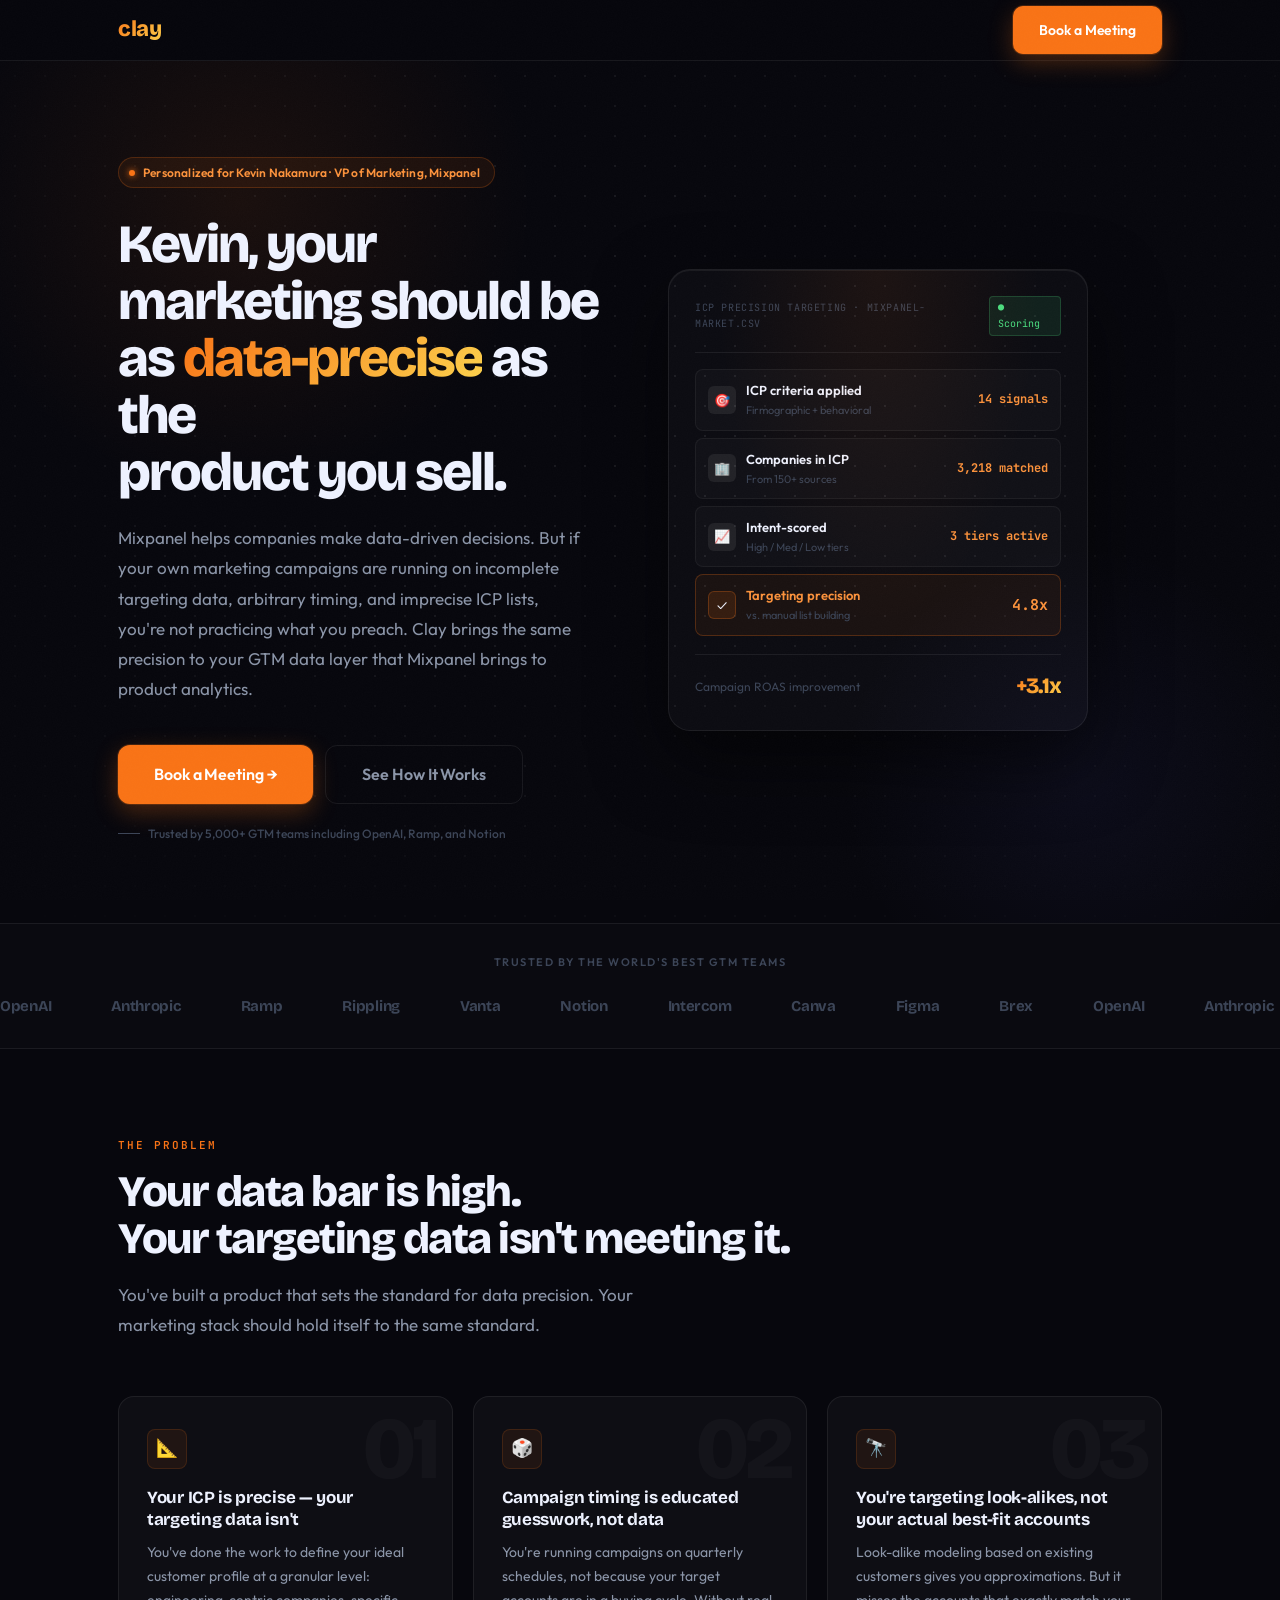
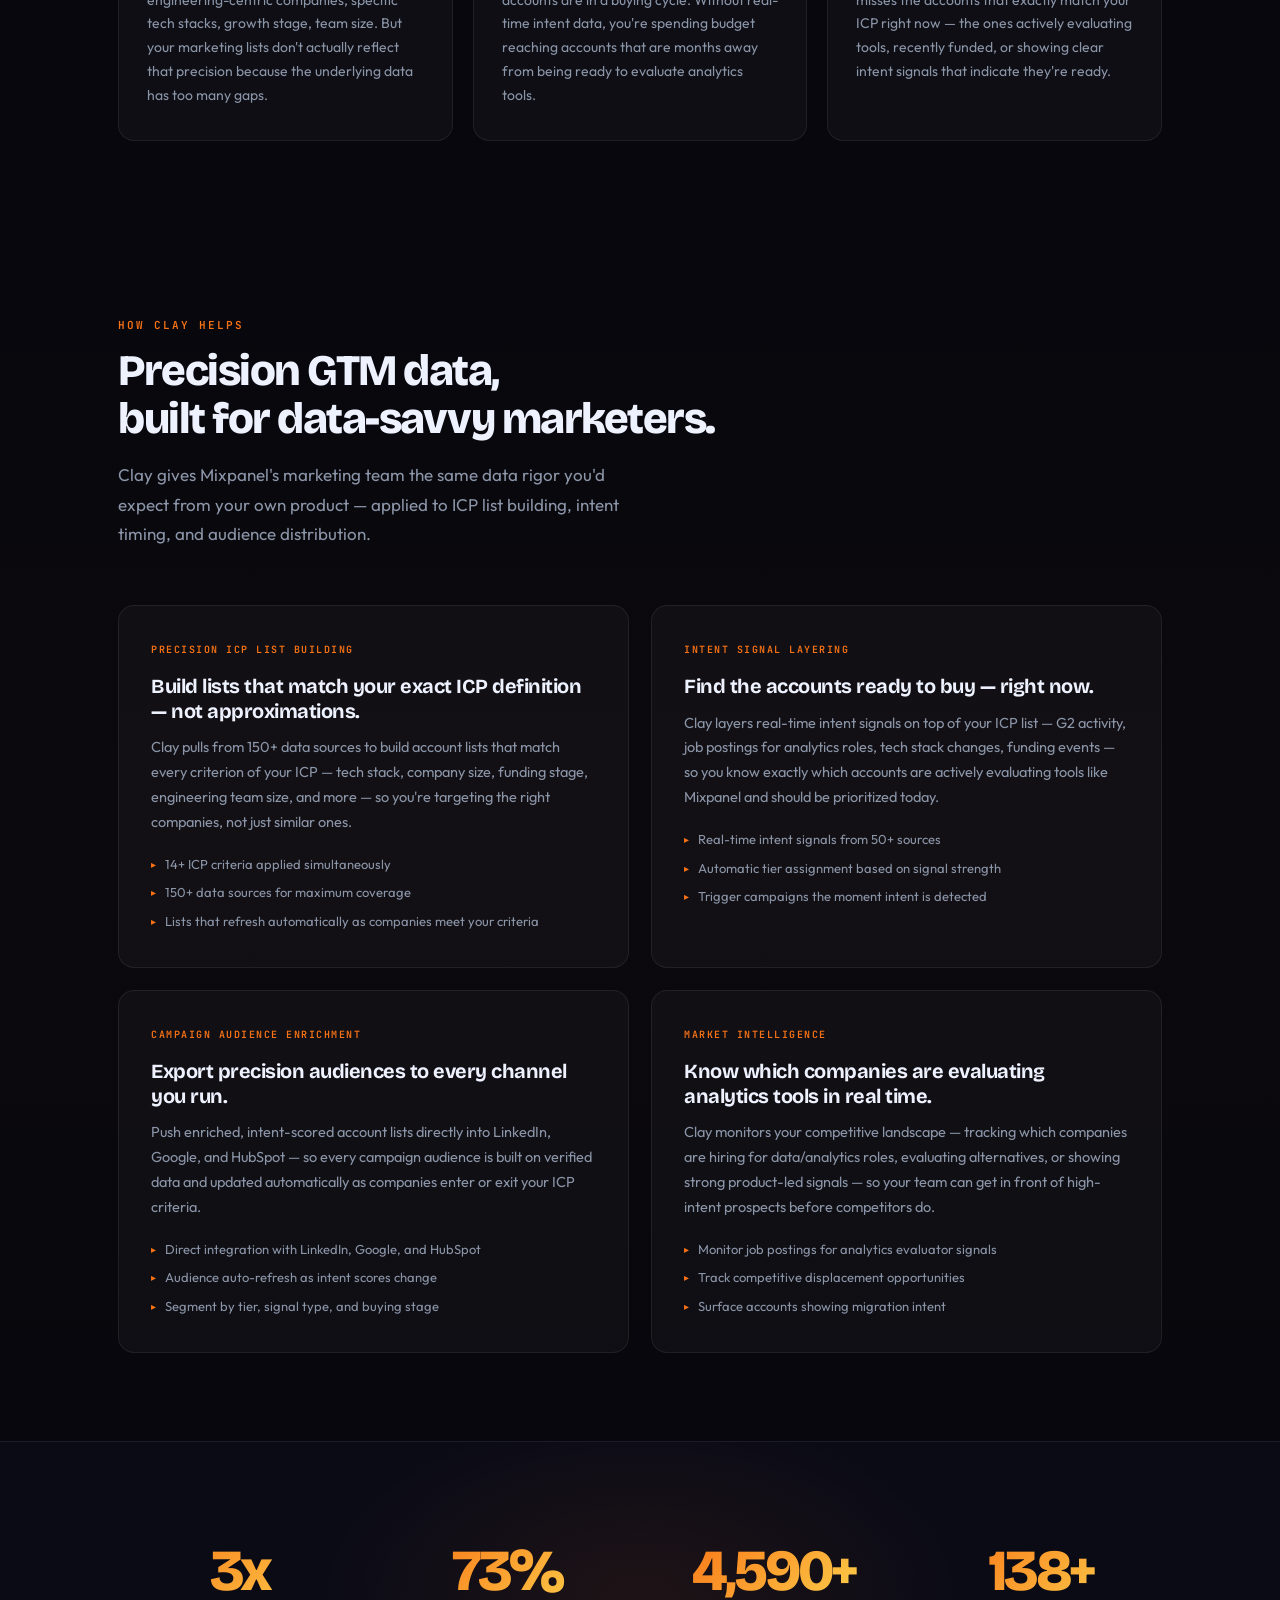
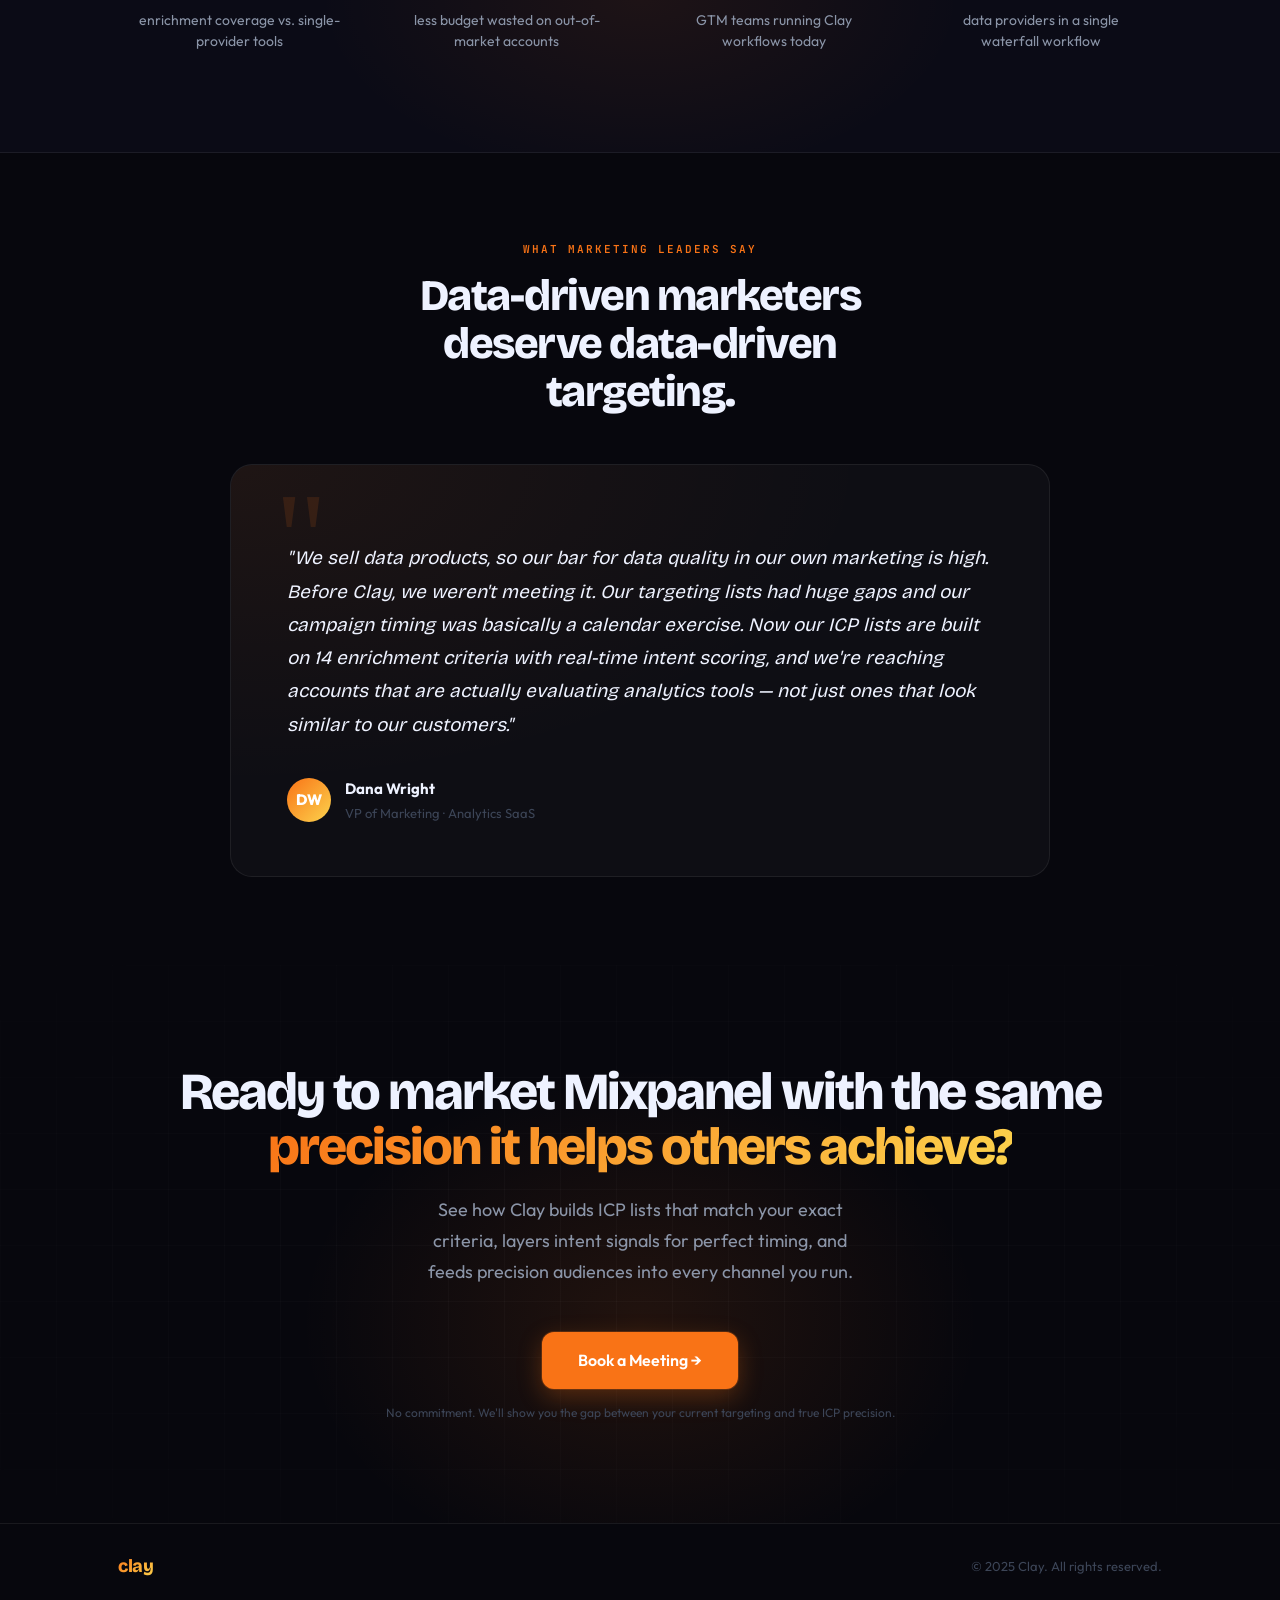
<file: kevin-nakamura-mixpanel.html>
<!DOCTYPE html>
<html lang="en">
<head>
  <meta charset="UTF-8" />
  <meta name="viewport" content="width=device-width, initial-scale=1.0" />
  <title>Clay × Mixpanel — For Kevin Nakamura</title>
  <link rel="preconnect" href="https://fonts.googleapis.com" />
  <link rel="preconnect" href="https://fonts.gstatic.com" crossorigin />
  <link href="https://fonts.googleapis.com/css2?family=Bricolage+Grotesque:opsz,wght@12..96,300;12..96,400;12..96,500;12..96,600;12..96,700;12..96,800&family=Outfit:wght@300;400;500;600;700&family=JetBrains+Mono:wght@400;600;700&display=swap" rel="stylesheet" />

  <style>
  /* ─── RESET ───────────────────────────────────── */
  *, *::before, *::after { box-sizing: border-box; margin: 0; padding: 0; }

  /* ─── TOKENS ──────────────────────────────────── */
  :root {
    --bg:        #07070D;
    --bg-2:      #0B0B16;
    --surface:   rgba(255,255,255,0.03);
    --border:    rgba(255,255,255,0.07);
    --bd-hot:    rgba(249,115,22,0.28);

    --orange:    #F97316;
    --orange-2:  #FB923C;
    --amber:     #FCD34D;

    --text:      #EEF2FF;
    --text-2:    #8B95A8;
    --text-3:    #3C4557;

    --d:  'Bricolage Grotesque', system-ui, sans-serif;
    --b:  'Outfit', system-ui, sans-serif;
    --m:  'JetBrains Mono', monospace;

    --r:   10px;
    --rl:  16px;
    --rxl: 22px;
  }

  html { scroll-behavior: smooth; }

  body {
    font-family: var(--b);
    background: var(--bg);
    color: var(--text);
    overflow-x: hidden;
    -webkit-font-smoothing: antialiased;
    -moz-osx-font-smoothing: grayscale;
    line-height: 1.6;
  }

  /* Film grain overlay */
  body::after {
    content: '';
    position: fixed; inset: 0;
    background-image: url("data:image/svg+xml,%3Csvg xmlns='http://www.w3.org/2000/svg' width='250' height='250'%3E%3Cfilter id='g'%3E%3CfeTurbulence type='fractalNoise' baseFrequency='0.8' numOctaves='4' stitchTiles='stitch'/%3E%3CfeColorMatrix type='saturate' values='0'/%3E%3C/filter%3E%3Crect width='250' height='250' filter='url(%23g)' opacity='0.04'/%3E%3C/svg%3E");
    pointer-events: none; z-index: 9999; opacity: 0.45;
  }

  /* ─── LAYOUT UTILS ───────────────────────────── */
  .container { max-width: 1100px; margin: 0 auto; padding: 0 28px; }

  .accent {
    background: linear-gradient(135deg, var(--orange) 0%, var(--amber) 100%);
    -webkit-background-clip: text;
    -webkit-text-fill-color: transparent;
    background-clip: text;
  }

  /* ─── REVEAL ANIMATIONS ───────────────────────── */
  .r {
    opacity: 0;
    transform: translateY(22px);
    transition: opacity 0.72s cubic-bezier(.16,1,.3,1),
                transform 0.72s cubic-bezier(.16,1,.3,1);
  }
  .r.in    { opacity: 1; transform: translateY(0); }
  .d1 { transition-delay: 0.08s; }
  .d2 { transition-delay: 0.16s; }
  .d3 { transition-delay: 0.24s; }
  .d4 { transition-delay: 0.32s; }

  /* ─── BUTTONS ─────────────────────────────────── */
  .btn {
    display: inline-flex; align-items: center; gap: 8px;
    padding: 13px 26px; border-radius: var(--r);
    font-family: var(--b); font-size: 14px; font-weight: 600;
    text-decoration: none; cursor: pointer; border: none;
    transition: all 0.22s ease; white-space: nowrap;
    letter-spacing: -0.1px;
  }
  .btn-primary {
    background: var(--orange); color: #fff;
    box-shadow: 0 0 0 1px rgba(249,115,22,.2), 0 8px 24px rgba(249,115,22,.28);
  }
  .btn-primary:hover {
    background: var(--orange-2);
    transform: translateY(-2px);
    box-shadow: 0 0 0 1px rgba(249,115,22,.35), 0 14px 36px rgba(249,115,22,.42);
  }
  .btn-ghost {
    background: transparent; color: var(--text-2);
    border: 1px solid var(--border);
  }
  .btn-ghost:hover {
    border-color: rgba(249,115,22,.25); color: var(--text);
    background: rgba(249,115,22,.05);
  }
  .btn-lg { padding: 16px 36px; font-size: 16px; border-radius: 12px; }

  /* ─── NAV ─────────────────────────────────────── */
  .nav {
    position: sticky; top: 0; z-index: 500;
    border-bottom: 1px solid var(--border);
    backdrop-filter: blur(22px); -webkit-backdrop-filter: blur(22px);
    background: rgba(7,7,13,.88);
  }
  .nav-wrap {
    display: flex; align-items: center; justify-content: space-between;
    height: 60px; max-width: 1100px; margin: 0 auto; padding: 0 28px;
  }
  .nav-logo {
    font-family: var(--d); font-size: 22px; font-weight: 800; letter-spacing: -0.5px;
    background: linear-gradient(135deg, var(--orange) 0%, var(--amber) 100%);
    -webkit-background-clip: text; -webkit-text-fill-color: transparent; background-clip: text;
  }

  /* ─── HERO ────────────────────────────────────── */
  .hero-section {
    position: relative; overflow: hidden;
    padding: 96px 0 80px;
  }
  /* Background glows */
  .hero-glow-a {
    position: absolute; top: -180px; left: -80px;
    width: 640px; height: 640px; border-radius: 50%;
    background: radial-gradient(ellipse, rgba(249,115,22,.08) 0%, transparent 65%);
    pointer-events: none;
  }
  .hero-glow-b {
    position: absolute; bottom: -120px; right: -60px;
    width: 520px; height: 520px; border-radius: 50%;
    background: radial-gradient(ellipse, rgba(99,102,241,.06) 0%, transparent 65%);
    pointer-events: none;
  }
  /* Dot-grid texture */
  .hero-dots {
    position: absolute; inset: 0; pointer-events: none;
    background-image: radial-gradient(circle, rgba(255,255,255,.075) 1px, transparent 1px);
    background-size: 30px 30px;
    -webkit-mask-image: radial-gradient(ellipse 80% 80% at 50% 40%, black 30%, transparent 100%);
    mask-image: radial-gradient(ellipse 80% 80% at 50% 40%, black 30%, transparent 100%);
  }

  .hero-inner {
    display: grid; grid-template-columns: 1fr 1fr;
    gap: 56px; align-items: center;
    position: relative; z-index: 2;
  }

  /* Badge */
  .hero-badge {
    display: inline-flex; align-items: center; gap: 8px;
    padding: 5px 14px 5px 10px; border-radius: 100px;
    border: 1px solid rgba(249,115,22,.22);
    background: rgba(249,115,22,.07);
    font-size: 12px; font-weight: 600; color: var(--orange-2);
    margin-bottom: 28px; letter-spacing: .2px;
  }
  .badge-dot {
    width: 6px; height: 6px; border-radius: 50%;
    background: var(--orange); flex-shrink: 0;
    box-shadow: 0 0 6px var(--orange);
    animation: blink 2s ease-in-out infinite;
  }
  @keyframes blink {
    0%,100% { opacity: 1; transform: scale(1); }
    50%      { opacity: .4; transform: scale(.75); }
  }

  .hero-h1 {
    font-family: var(--d);
    font-size: clamp(34px, 4.2vw, 56px);
    font-weight: 800; line-height: 1.06; letter-spacing: -2px;
    margin-bottom: 22px;
  }
  .hero-sub {
    font-size: 17px; color: var(--text-2);
    max-width: 470px; line-height: 1.78; margin-bottom: 40px; font-weight: 400;
  }
  .hero-actions { display: flex; gap: 12px; flex-wrap: wrap; margin-bottom: 20px; }
  .hero-trust {
    font-size: 12px; color: var(--text-3); font-weight: 500;
    display: flex; align-items: center; gap: 8px;
  }
  .hero-trust::before {
    content: ''; display: block; width: 22px; height: 1px; background: var(--text-3);
  }

  /* ── Pipeline art card ── */
  .pipeline-card {
    width: 100%; max-width: 420px;
    background: rgba(255,255,255,.025);
    border: 1px solid var(--border);
    border-radius: var(--rxl); padding: 26px;
    box-shadow: 0 28px 72px rgba(0,0,0,.55), inset 0 1px 0 rgba(255,255,255,.06);
    position: relative; overflow: hidden;
  }
  .pipeline-card::before {
    content: '';
    position: absolute; inset: 0; border-radius: inherit;
    background: radial-gradient(ellipse at top, rgba(249,115,22,.07) 0%, transparent 55%);
    pointer-events: none;
  }
  .pc-head {
    display: flex; align-items: center; justify-content: space-between;
    padding-bottom: 16px; margin-bottom: 16px;
    border-bottom: 1px solid var(--border);
  }
  .pc-title {
    font-family: var(--m); font-size: 10px; color: var(--text-3);
    text-transform: uppercase; letter-spacing: .6px;
  }
  .pc-badge {
    font-family: var(--m); font-size: 10px; color: #4ade80;
    background: rgba(74,222,128,.1); border: 1px solid rgba(74,222,128,.2);
    padding: 3px 8px; border-radius: 4px;
  }
  .pc-row {
    display: flex; align-items: center; justify-content: space-between;
    padding: 10px 12px; border-radius: 8px;
    background: rgba(255,255,255,.025);
    border: 1px solid rgba(255,255,255,.05);
    margin-bottom: 7px; transition: border-color .2s;
  }
  .pc-row:last-of-type { margin-bottom: 0; }
  .pc-row-l { display: flex; align-items: center; gap: 10px; }
  .pc-ico {
    width: 28px; height: 28px; border-radius: 6px;
    background: var(--border); display: flex; align-items: center;
    justify-content: center; font-size: 13px; flex-shrink: 0;
  }
  .pc-name { font-size: 13px; font-weight: 600; color: var(--text); }
  .pc-hint { font-size: 11px; color: var(--text-3); margin-top: 1px; }
  .pc-val  { font-family: var(--m); font-size: 12px; font-weight: 700; color: var(--orange-2); }
  .pc-row-hl { border-color: rgba(249,115,22,.25); background: rgba(249,115,22,.06); }
  .pc-row-hl .pc-ico { background: rgba(249,115,22,.12); border: 1px solid rgba(249,115,22,.25); }
  .pc-row-hl .pc-name { color: var(--orange-2); }
  .pc-row-hl .pc-val  { font-size: 15px; }
  .pc-foot {
    margin-top: 18px; padding-top: 14px;
    border-top: 1px solid var(--border);
    display: flex; align-items: center; justify-content: space-between;
  }
  .pc-foot-label { font-size: 12px; color: var(--text-3); }
  .pc-foot-val {
    font-family: var(--d); font-size: 22px; font-weight: 800; letter-spacing: -1px;
    background: linear-gradient(135deg, var(--orange) 0%, var(--amber) 100%);
    -webkit-background-clip: text; -webkit-text-fill-color: transparent; background-clip: text;
  }

  /* ─── LOGOS MARQUEE ──────────────────────────── */
  .logos-strip {
    border-top: 1px solid var(--border);
    border-bottom: 1px solid var(--border);
    background: rgba(255,255,255,.01);
    padding: 30px 0; overflow: hidden;
  }
  .logos-label {
    text-align: center; font-size: 11px; font-weight: 600;
    color: var(--text-3); text-transform: uppercase;
    letter-spacing: 1.5px; margin-bottom: 22px;
  }
  .marquee { overflow: hidden; }
  .marquee-track {
    display: flex; gap: 60px;
    animation: scroll 26s linear infinite;
    width: max-content;
  }
  .marquee:hover .marquee-track { animation-play-state: paused; }
  @keyframes scroll {
    from { transform: translateX(0); }
    to   { transform: translateX(-50%); }
  }
  .logo-name {
    font-family: var(--d); font-size: 15px; font-weight: 700;
    color: var(--text-3); letter-spacing: -.3px; white-space: nowrap;
    transition: color .2s;
  }
  .logo-name:hover { color: var(--text-2); }

  /* ─── SECTION GLOBALS ────────────────────────── */
  .section { padding: 88px 0; }
  .sec-label {
    font-family: var(--m); font-size: 11px; font-weight: 600;
    text-transform: uppercase; letter-spacing: 2px;
    color: var(--orange); margin-bottom: 14px; display: block;
  }
  .sec-h2 {
    font-family: var(--d);
    font-size: clamp(28px, 3.4vw, 44px);
    font-weight: 800; letter-spacing: -1.5px;
    line-height: 1.1; margin-bottom: 16px;
  }
  .sec-p {
    font-size: 17px; color: var(--text-2);
    max-width: 520px; line-height: 1.75;
  }
  .sec-head { margin-bottom: 56px; }

  /* ─── PAIN CARDS ─────────────────────────────── */
  .pain-grid { display: grid; grid-template-columns: repeat(3,1fr); gap: 20px; }
  .pain-card {
    background: var(--surface);
    border: 1px solid var(--border); border-radius: var(--rl);
    padding: 32px 28px; position: relative; overflow: hidden;
    transition: border-color .3s, transform .3s, box-shadow .3s;
  }
  .pain-card:hover {
    border-color: var(--bd-hot);
    transform: translateY(-5px);
    box-shadow: 0 24px 56px rgba(0,0,0,.42), 0 0 0 1px rgba(249,115,22,.1);
  }
  .pain-num {
    position: absolute; top: 8px; right: 16px;
    font-family: var(--d); font-size: 88px; font-weight: 800;
    line-height: 1; letter-spacing: -4px;
    color: rgba(255,255,255,.028); pointer-events: none;
    user-select: none;
  }
  .pain-ico {
    width: 40px; height: 40px; border-radius: 8px;
    background: rgba(249,115,22,.08); border: 1px solid rgba(249,115,22,.15);
    display: flex; align-items: center; justify-content: center;
    font-size: 18px; margin-bottom: 18px; flex-shrink: 0;
  }
  .pain-card h3 {
    font-family: var(--d); font-size: 17px; font-weight: 700;
    letter-spacing: -.3px; margin-bottom: 10px; line-height: 1.3;
  }
  .pain-card p { font-size: 14px; color: var(--text-2); line-height: 1.7; }

  /* ─── FEATURES ───────────────────────────────── */
  .features-section {
    background: linear-gradient(180deg, transparent, rgba(249,115,22,.018) 50%, transparent);
    padding: 88px 0;
  }
  .feat-grid { display: grid; grid-template-columns: repeat(2,1fr); gap: 22px; }
  .feat-card {
    background: var(--surface);
    border: 1px solid var(--border); border-radius: var(--rl);
    padding: 36px 32px; position: relative; overflow: hidden;
    transition: all .3s ease;
  }
  .feat-card::after {
    content: ''; position: absolute;
    top: 0; left: 0; right: 0; height: 2px;
    background: linear-gradient(90deg, var(--orange), var(--amber));
    transform: scaleX(0); transform-origin: left;
    transition: transform .38s ease;
  }
  .feat-card:hover::after   { transform: scaleX(1); }
  .feat-card:hover {
    border-color: rgba(249,115,22,.22);
    transform: translateY(-3px);
    box-shadow: 0 28px 56px rgba(0,0,0,.32);
  }
  .feat-tag {
    font-family: var(--m); font-size: 10px; font-weight: 600;
    text-transform: uppercase; letter-spacing: 1.5px;
    color: var(--orange); margin-bottom: 16px; display: block;
  }
  .feat-card h3 {
    font-family: var(--d); font-size: 20px; font-weight: 700;
    letter-spacing: -.5px; line-height: 1.22; margin-bottom: 12px;
  }
  .feat-card > p {
    font-size: 14.5px; color: var(--text-2);
    line-height: 1.72; margin-bottom: 20px;
  }
  .feat-list { list-style: none; display: flex; flex-direction: column; gap: 9px; }
  .feat-list li {
    font-size: 13px; color: var(--text-2);
    display: flex; align-items: flex-start; gap: 9px; line-height: 1.5;
  }
  .feat-list li::before {
    content: '▸'; color: var(--orange); font-size: 10px;
    flex-shrink: 0; margin-top: 2px;
  }

  /* ─── STATS ──────────────────────────────────── */
  .stats-section {
    padding: 80px 0; position: relative; overflow: hidden;
    border-top: 1px solid var(--border);
    border-bottom: 1px solid var(--border);
    background: var(--bg-2);
  }
  .stats-section::before {
    content: ''; position: absolute;
    top: 50%; left: 50%; transform: translate(-50%,-50%);
    width: 700px; height: 400px;
    background: radial-gradient(ellipse, rgba(249,115,22,.08) 0%, transparent 65%);
    pointer-events: none;
  }
  .stats-grid {
    display: grid; grid-template-columns: repeat(4,1fr);
    gap: 24px; position: relative; z-index: 2;
  }
  .stat-item { text-align: center; padding: 20px; }
  .stat-number {
    font-family: var(--d); font-size: 58px; font-weight: 800;
    letter-spacing: -3px; line-height: 1; display: block;
    background: linear-gradient(135deg, var(--orange) 0%, var(--amber) 100%);
    -webkit-background-clip: text; -webkit-text-fill-color: transparent; background-clip: text;
    margin-bottom: 10px;
  }
  .stat-desc { font-size: 14px; color: var(--text-2); line-height: 1.5; }

  /* ─── TESTIMONIAL ────────────────────────────── */
  .testimonial-section { padding: 88px 0; }
  .t-card {
    max-width: 820px; margin: 0 auto;
    background: var(--surface);
    border: 1px solid var(--border); border-radius: var(--rxl);
    padding: 52px 56px; position: relative; overflow: hidden;
  }
  .t-card::before {
    content: ''; position: absolute; inset: 0;
    background: radial-gradient(ellipse at top left, rgba(249,115,22,.07) 0%, transparent 55%);
    pointer-events: none;
  }
  .t-qmark {
    font-family: Georgia, serif; font-size: 128px; line-height: .7;
    color: var(--orange); opacity: .12;
    position: absolute; top: 28px; left: 44px; pointer-events: none;
  }
  .t-text {
    font-family: var(--d); font-size: 19px; line-height: 1.75;
    font-style: italic; color: var(--text);
    padding-top: 24px; margin-bottom: 36px; position: relative;
  }
  .t-author { display: flex; align-items: center; gap: 14px; }
  .t-avatar {
    width: 44px; height: 44px; border-radius: 50%; flex-shrink: 0;
    background: linear-gradient(135deg, var(--orange) 0%, var(--amber) 100%);
    display: flex; align-items: center; justify-content: center;
    font-weight: 800; font-size: 15px; color: white;
  }
  .t-name  { font-weight: 700; font-size: 15px; margin-bottom: 2px; }
  .t-title { font-size: 13px; color: var(--text-3); }

  /* ─── CTA BANNER ─────────────────────────────── */
  .cta-section {
    padding: 100px 0; text-align: center;
    position: relative; overflow: hidden;
  }
  .cta-glow {
    position: absolute; bottom: -100px; left: 50%; transform: translateX(-50%);
    width: 800px; height: 600px;
    background: radial-gradient(ellipse, rgba(249,115,22,.11) 0%, transparent 60%);
    pointer-events: none;
  }
  .cta-grid {
    position: absolute; inset: 0;
    background-image:
      repeating-linear-gradient(rgba(255,255,255,.025) 0px, rgba(255,255,255,.025) 1px, transparent 1px, transparent 56px),
      repeating-linear-gradient(90deg, rgba(255,255,255,.025) 0px, rgba(255,255,255,.025) 1px, transparent 1px, transparent 56px);
    -webkit-mask-image: radial-gradient(ellipse 80% 80% at 50% 50%, black 20%, transparent 100%);
    mask-image: radial-gradient(ellipse 80% 80% at 50% 50%, black 20%, transparent 100%);
    pointer-events: none;
  }
  .cta-section h2 {
    font-family: var(--d);
    font-size: clamp(30px, 4.4vw, 52px);
    font-weight: 800; letter-spacing: -2px; line-height: 1.06;
    margin-bottom: 20px; position: relative;
  }
  .cta-section > .container > p {
    font-size: 18px; color: var(--text-2);
    max-width: 460px; margin: 0 auto 44px;
    line-height: 1.72; position: relative;
  }
  .cta-actions { position: relative; }
  .cta-note { margin-top: 14px; font-size: 12px; color: var(--text-3); }

  /* ─── FOOTER ─────────────────────────────────── */
  .site-footer { border-top: 1px solid var(--border); padding: 28px 0; }
  .footer-inner {
    max-width: 1100px; margin: 0 auto; padding: 0 28px;
    display: flex; align-items: center; justify-content: space-between;
    flex-wrap: wrap; gap: 12px;
  }
  .footer-logo {
    font-family: var(--d); font-size: 18px; font-weight: 800; letter-spacing: -.5px;
    background: linear-gradient(135deg, var(--orange) 0%, var(--amber) 100%);
    -webkit-background-clip: text; -webkit-text-fill-color: transparent; background-clip: text;
  }
  .footer-copy { font-size: 13px; color: var(--text-3); }

  /* ─── RESPONSIVE ──────────────────────────────── */
  @media (max-width: 900px) {
    .hero-inner      { grid-template-columns: 1fr; }
    .pipeline-visual { display: none; }
    .pain-grid       { grid-template-columns: 1fr; }
    .feat-grid       { grid-template-columns: 1fr; }
    .stats-grid      { grid-template-columns: repeat(2,1fr); gap: 20px; }
  }
  @media (max-width: 640px) {
    .hero-h1         { letter-spacing: -1.5px; }
    .t-card          { padding: 36px 28px; }
    .t-qmark         { font-size: 80px; top: 22px; left: 24px; }
    .cta-section     { padding: 72px 0; }
    .stats-grid      { grid-template-columns: repeat(2,1fr); }
    .stat-number     { font-size: 44px; letter-spacing: -2px; }
    .section         { padding: 64px 0; }
  }
  </style>
</head>
<body>

<!-- ═══ NAV ════════════════════════════════════ -->
<nav class="nav">
  <div class="nav-wrap">
    <span class="nav-logo">clay</span>
    <a href="https://clay.com/demo" class="btn btn-primary">Book a Meeting</a>
  </div>
</nav>

<!-- ═══ HERO ═══════════════════════════════════ -->
<section class="hero-section">
  <div class="hero-glow-a"></div>
  <div class="hero-glow-b"></div>
  <div class="hero-dots"></div>

  <div class="container">
    <div class="hero-inner">

      <!-- Left: copy -->
      <div class="hero-copy">
        <div class="hero-badge r">
          <span class="badge-dot"></span>
          Personalized for Kevin Nakamura · VP of Marketing, Mixpanel
        </div>
        <h1 class="hero-h1 r d1">
          Kevin, your marketing should be<br />
          as <span class="accent">data-precise</span> as the<br />
          product you sell.
        </h1>
        <p class="hero-sub r d2">
          Mixpanel helps companies make data-driven decisions. But if your own marketing campaigns
          are running on incomplete targeting data, arbitrary timing, and imprecise ICP lists,
          you're not practicing what you preach. Clay brings the same precision to your GTM data
          layer that Mixpanel brings to product analytics.
        </p>
        <div class="hero-actions r d3">
          <a href="https://clay.com/demo" class="btn btn-primary btn-lg">Book a Meeting &rarr;</a>
          <a href="https://clay.com"      class="btn btn-ghost  btn-lg">See How It Works</a>
        </div>
        <p class="hero-trust r d4">Trusted by 5,000+ GTM teams including OpenAI, Ramp, and Notion</p>
      </div>

      <!-- Right: pipeline visualization -->
      <div class="pipeline-visual r d2">
        <div class="pipeline-card">
          <div class="pc-head">
            <span class="pc-title">ICP precision targeting · mixpanel-market.csv</span>
            <span class="pc-badge">● Scoring</span>
          </div>

          <div class="pc-row">
            <div class="pc-row-l">
              <div class="pc-ico">🎯</div>
              <div>
                <div class="pc-name">ICP criteria applied</div>
                <div class="pc-hint">Firmographic + behavioral</div>
              </div>
            </div>
            <span class="pc-val">14 signals</span>
          </div>

          <div class="pc-row">
            <div class="pc-row-l">
              <div class="pc-ico">🏢</div>
              <div>
                <div class="pc-name">Companies in ICP</div>
                <div class="pc-hint">From 150+ sources</div>
              </div>
            </div>
            <span class="pc-val">3,218 matched</span>
          </div>

          <div class="pc-row">
            <div class="pc-row-l">
              <div class="pc-ico">📈</div>
              <div>
                <div class="pc-name">Intent-scored</div>
                <div class="pc-hint">High / Med / Low tiers</div>
              </div>
            </div>
            <span class="pc-val">3 tiers active</span>
          </div>

          <div class="pc-row pc-row-hl">
            <div class="pc-row-l">
              <div class="pc-ico">✓</div>
              <div>
                <div class="pc-name">Targeting precision</div>
                <div class="pc-hint">vs. manual list building</div>
              </div>
            </div>
            <span class="pc-val">4.8x</span>
          </div>

          <div class="pc-foot">
            <span class="pc-foot-label">Campaign ROAS improvement</span>
            <span class="pc-foot-val">+3.1x</span>
          </div>
        </div>
      </div>

    </div>
  </div>
</section>

<!-- ═══ LOGOS MARQUEE ══════════════════════════ -->
<div class="logos-strip">
  <p class="logos-label">Trusted by the world's best GTM teams</p>
  <div class="marquee">
    <div class="marquee-track">
      <span class="logo-name">OpenAI</span>
      <span class="logo-name">Anthropic</span>
      <span class="logo-name">Ramp</span>
      <span class="logo-name">Rippling</span>
      <span class="logo-name">Vanta</span>
      <span class="logo-name">Notion</span>
      <span class="logo-name">Intercom</span>
      <span class="logo-name">Canva</span>
      <span class="logo-name">Figma</span>
      <span class="logo-name">Brex</span>
      <!-- duplicate for seamless loop -->
      <span class="logo-name">OpenAI</span>
      <span class="logo-name">Anthropic</span>
      <span class="logo-name">Ramp</span>
      <span class="logo-name">Rippling</span>
      <span class="logo-name">Vanta</span>
      <span class="logo-name">Notion</span>
      <span class="logo-name">Intercom</span>
      <span class="logo-name">Canva</span>
      <span class="logo-name">Figma</span>
      <span class="logo-name">Brex</span>
    </div>
  </div>
</div>

<!-- ═══ PAIN POINTS ════════════════════════════ -->
<section class="section">
  <div class="container">
    <div class="sec-head r">
      <span class="sec-label">The Problem</span>
      <h2 class="sec-h2">Your data bar is high.<br />Your targeting data isn't meeting it.</h2>
      <p class="sec-p">You've built a product that sets the standard for data precision. Your marketing stack should hold itself to the same standard.</p>
    </div>
    <div class="pain-grid">
      <div class="pain-card r d1">
        <span class="pain-num">01</span>
        <div class="pain-ico">📐</div>
        <h3>Your ICP is precise — your targeting data isn't</h3>
        <p>You've done the work to define your ideal customer profile at a granular level: engineering-centric companies, specific tech stacks, growth stage, team size. But your marketing lists don't actually reflect that precision because the underlying data has too many gaps.</p>
      </div>
      <div class="pain-card r d2">
        <span class="pain-num">02</span>
        <div class="pain-ico">🎲</div>
        <h3>Campaign timing is educated guesswork, not data</h3>
        <p>You're running campaigns on quarterly schedules, not because your target accounts are in a buying cycle. Without real-time intent data, you're spending budget reaching accounts that are months away from being ready to evaluate analytics tools.</p>
      </div>
      <div class="pain-card r d3">
        <span class="pain-num">03</span>
        <div class="pain-ico">🔭</div>
        <h3>You're targeting look-alikes, not your actual best-fit accounts</h3>
        <p>Look-alike modeling based on existing customers gives you approximations. But it misses the accounts that exactly match your ICP right now — the ones actively evaluating tools, recently funded, or showing clear intent signals that indicate they're ready.</p>
      </div>
    </div>
  </div>
</section>

<!-- ═══ FEATURES ═══════════════════════════════ -->
<section class="features-section">
  <div class="container">
    <div class="sec-head r">
      <span class="sec-label">How Clay Helps</span>
      <h2 class="sec-h2">Precision GTM data,<br />built for data-savvy marketers.</h2>
      <p class="sec-p">Clay gives Mixpanel's marketing team the same data rigor you'd expect from your own product — applied to ICP list building, intent timing, and audience distribution.</p>
    </div>
    <div class="feat-grid">

      <div class="feat-card r d1">
        <span class="feat-tag">Precision ICP List Building</span>
        <h3>Build lists that match your exact ICP definition — not approximations.</h3>
        <p>Clay pulls from 150+ data sources to build account lists that match every criterion of your ICP — tech stack, company size, funding stage, engineering team size, and more — so you're targeting the right companies, not just similar ones.</p>
        <ul class="feat-list">
          <li>14+ ICP criteria applied simultaneously</li>
          <li>150+ data sources for maximum coverage</li>
          <li>Lists that refresh automatically as companies meet your criteria</li>
        </ul>
      </div>

      <div class="feat-card r d2">
        <span class="feat-tag">Intent Signal Layering</span>
        <h3>Find the accounts ready to buy — right now.</h3>
        <p>Clay layers real-time intent signals on top of your ICP list — G2 activity, job postings for analytics roles, tech stack changes, funding events — so you know exactly which accounts are actively evaluating tools like Mixpanel and should be prioritized today.</p>
        <ul class="feat-list">
          <li>Real-time intent signals from 50+ sources</li>
          <li>Automatic tier assignment based on signal strength</li>
          <li>Trigger campaigns the moment intent is detected</li>
        </ul>
      </div>

      <div class="feat-card r d3">
        <span class="feat-tag">Campaign Audience Enrichment</span>
        <h3>Export precision audiences to every channel you run.</h3>
        <p>Push enriched, intent-scored account lists directly into LinkedIn, Google, and HubSpot — so every campaign audience is built on verified data and updated automatically as companies enter or exit your ICP criteria.</p>
        <ul class="feat-list">
          <li>Direct integration with LinkedIn, Google, and HubSpot</li>
          <li>Audience auto-refresh as intent scores change</li>
          <li>Segment by tier, signal type, and buying stage</li>
        </ul>
      </div>

      <div class="feat-card r d4">
        <span class="feat-tag">Market Intelligence</span>
        <h3>Know which companies are evaluating analytics tools in real time.</h3>
        <p>Clay monitors your competitive landscape — tracking which companies are hiring for data/analytics roles, evaluating alternatives, or showing strong product-led signals — so your team can get in front of high-intent prospects before competitors do.</p>
        <ul class="feat-list">
          <li>Monitor job postings for analytics evaluator signals</li>
          <li>Track competitive displacement opportunities</li>
          <li>Surface accounts showing migration intent</li>
        </ul>
      </div>

    </div>
  </div>
</section>

<!-- ═══ STATS ═══════════════════════════════════ -->
<section class="stats-section">
  <div class="container">
    <div class="stats-grid">
      <div class="stat-item r d1">
        <span class="stat-number" data-count="3" data-suffix="x">3x</span>
        <p class="stat-desc">enrichment coverage vs. single-provider tools</p>
      </div>
      <div class="stat-item r d2">
        <span class="stat-number" data-count="80" data-suffix="%">80%</span>
        <p class="stat-desc">less budget wasted on out-of-market accounts</p>
      </div>
      <div class="stat-item r d3">
        <span class="stat-number" data-count="5000" data-suffix="+">5,000+</span>
        <p class="stat-desc">GTM teams running Clay workflows today</p>
      </div>
      <div class="stat-item r d4">
        <span class="stat-number" data-count="150" data-suffix="+">150+</span>
        <p class="stat-desc">data providers in a single waterfall workflow</p>
      </div>
    </div>
  </div>
</section>

<!-- ═══ TESTIMONIAL ════════════════════════════ -->
<section class="testimonial-section">
  <div class="container">
    <div class="sec-head r" style="text-align:center; margin-bottom:48px;">
      <span class="sec-label" style="display:block; text-align:center;">What Marketing Leaders Say</span>
      <h2 class="sec-h2" style="max-width:480px; margin: 0 auto 0;">Data-driven marketers<br />deserve data-driven targeting.</h2>
    </div>
    <div class="t-card r">
      <div class="t-qmark">"</div>
      <p class="t-text">
        "We sell data products, so our bar for data quality in our own marketing is high. Before Clay, we weren't meeting it. Our targeting lists had huge gaps and our campaign timing was basically a calendar exercise. Now our ICP lists are built on 14 enrichment criteria with real-time intent scoring, and we're reaching accounts that are actually evaluating analytics tools — not just ones that look similar to our customers."
      </p>
      <div class="t-author">
        <div class="t-avatar">DW</div>
        <div>
          <p class="t-name">Dana Wright</p>
          <p class="t-title">VP of Marketing · Analytics SaaS</p>
        </div>
      </div>
    </div>
  </div>
</section>

<!-- ═══ CTA BANNER ═════════════════════════════ -->
<section class="cta-section">
  <div class="cta-glow"></div>
  <div class="cta-grid"></div>
  <div class="container">
    <h2 class="r">
      Ready to market Mixpanel with the same<br />
      <span class="accent">precision it helps others achieve?</span>
    </h2>
    <p class="r d1">
      See how Clay builds ICP lists that match your exact criteria, layers intent signals for
      perfect timing, and feeds precision audiences into every channel you run.
    </p>
    <div class="cta-actions r d2">
      <a href="https://clay.com/demo" class="btn btn-primary btn-lg">Book a Meeting &rarr;</a>
      <p class="cta-note">No commitment. We'll show you the gap between your current targeting and true ICP precision.</p>
    </div>
  </div>
</section>

<!-- ═══ FOOTER ══════════════════════════════════ -->
<footer class="site-footer">
  <div class="footer-inner">
    <span class="footer-logo">clay</span>
    <p class="footer-copy">© 2025 Clay. All rights reserved.</p>
  </div>
</footer>

<script>
/* ── Reveal on scroll ─────────────────────── */
const revealObs = new IntersectionObserver((entries) => {
  entries.forEach(entry => {
    if (entry.isIntersecting) {
      entry.target.classList.add('in');
      revealObs.unobserve(entry.target);
    }
  });
}, { threshold: 0.1, rootMargin: '0px 0px -40px 0px' });

document.querySelectorAll('.r').forEach(el => revealObs.observe(el));

/* ── Animated stat counters ───────────────── */
const countObs = new IntersectionObserver((entries) => {
  entries.forEach(entry => {
    if (!entry.isIntersecting) return;
    const el      = entry.target;
    const target  = parseFloat(el.dataset.count);
    const suffix  = el.dataset.suffix || '';
    const dur     = 1500;
    const start   = performance.now();

    const fmt = n => (target >= 1000)
      ? Math.round(n).toLocaleString()
      : (Number.isInteger(target) ? Math.round(n).toString() : n.toFixed(1));

    const tick = now => {
      const p = Math.min((now - start) / dur, 1);
      const e = 1 - Math.pow(1 - p, 3);        // ease-out-cubic
      el.textContent = fmt(e * target) + suffix;
      if (p < 1) requestAnimationFrame(tick);
    };

    requestAnimationFrame(tick);
    countObs.unobserve(el);
  });
}, { threshold: 0.5 });

document.querySelectorAll('.stat-number[data-count]').forEach(el => countObs.observe(el));
</script>

</body>
</html>
</file>
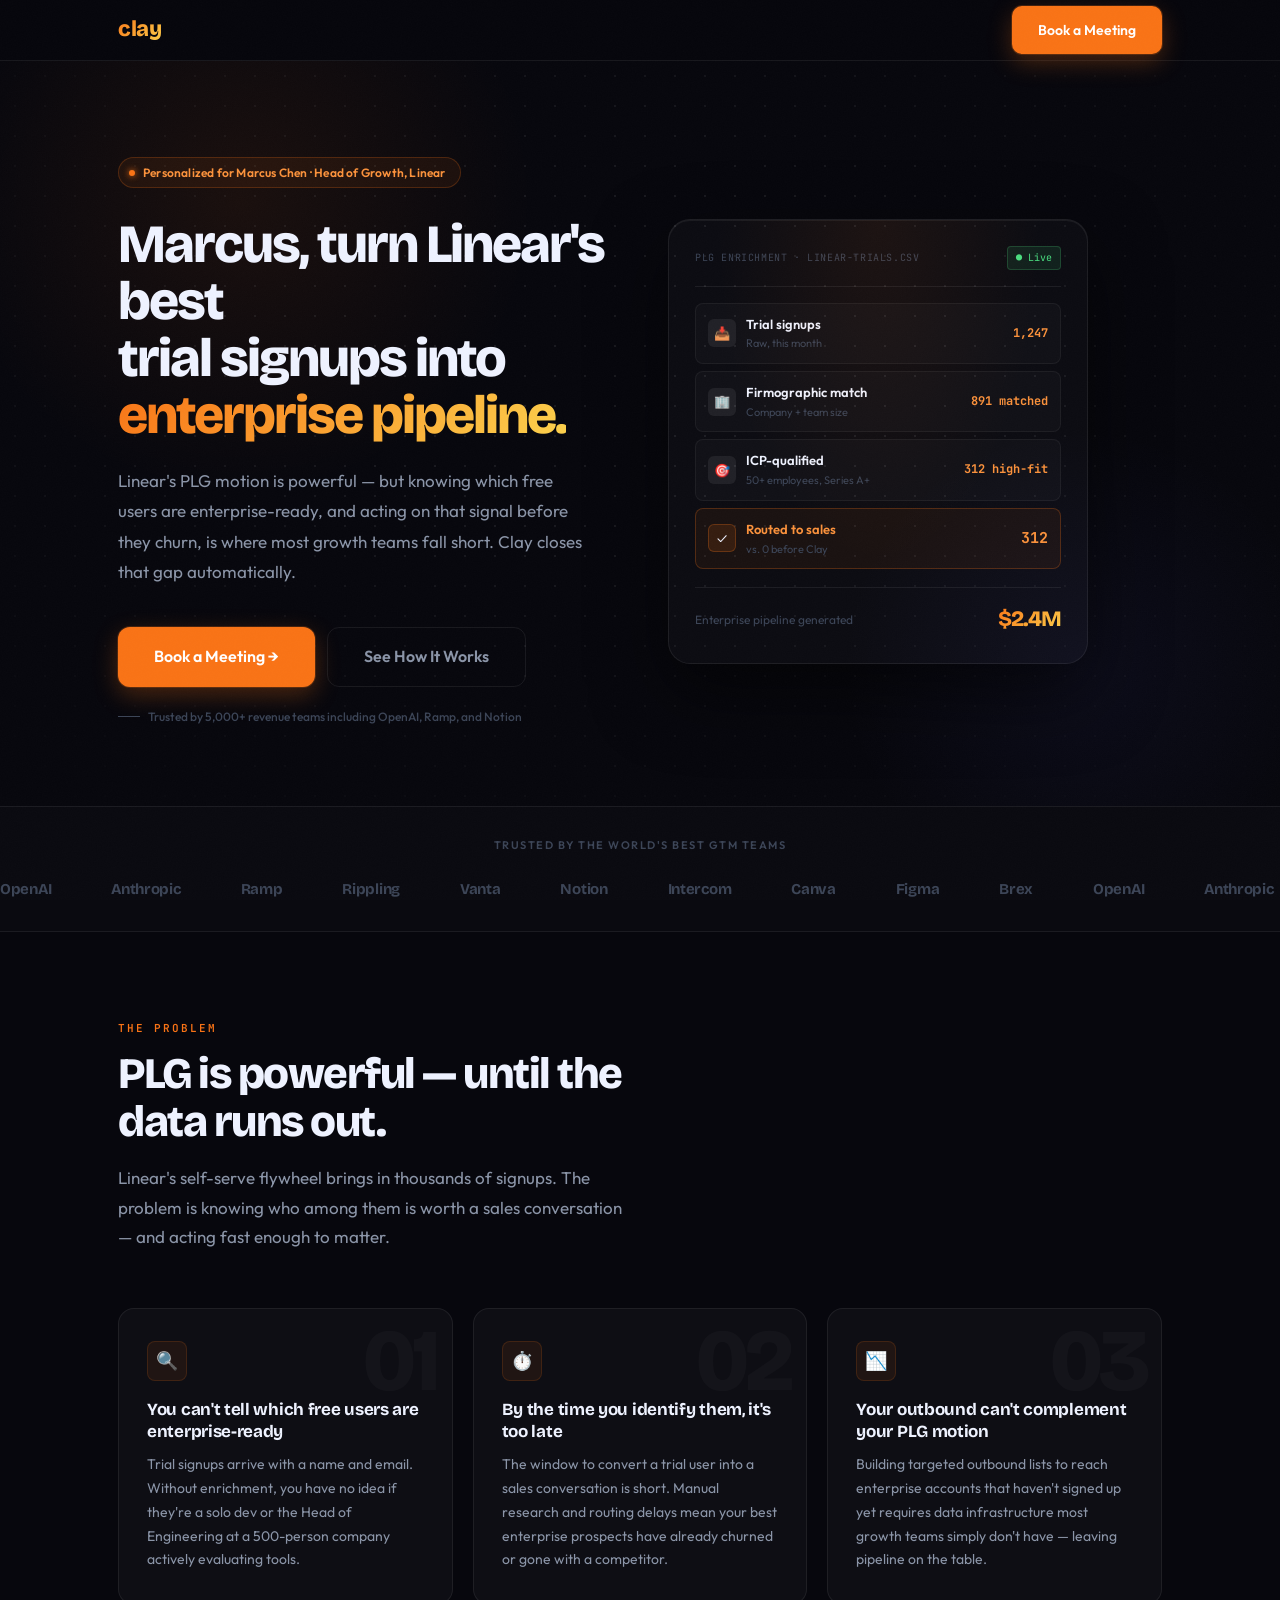
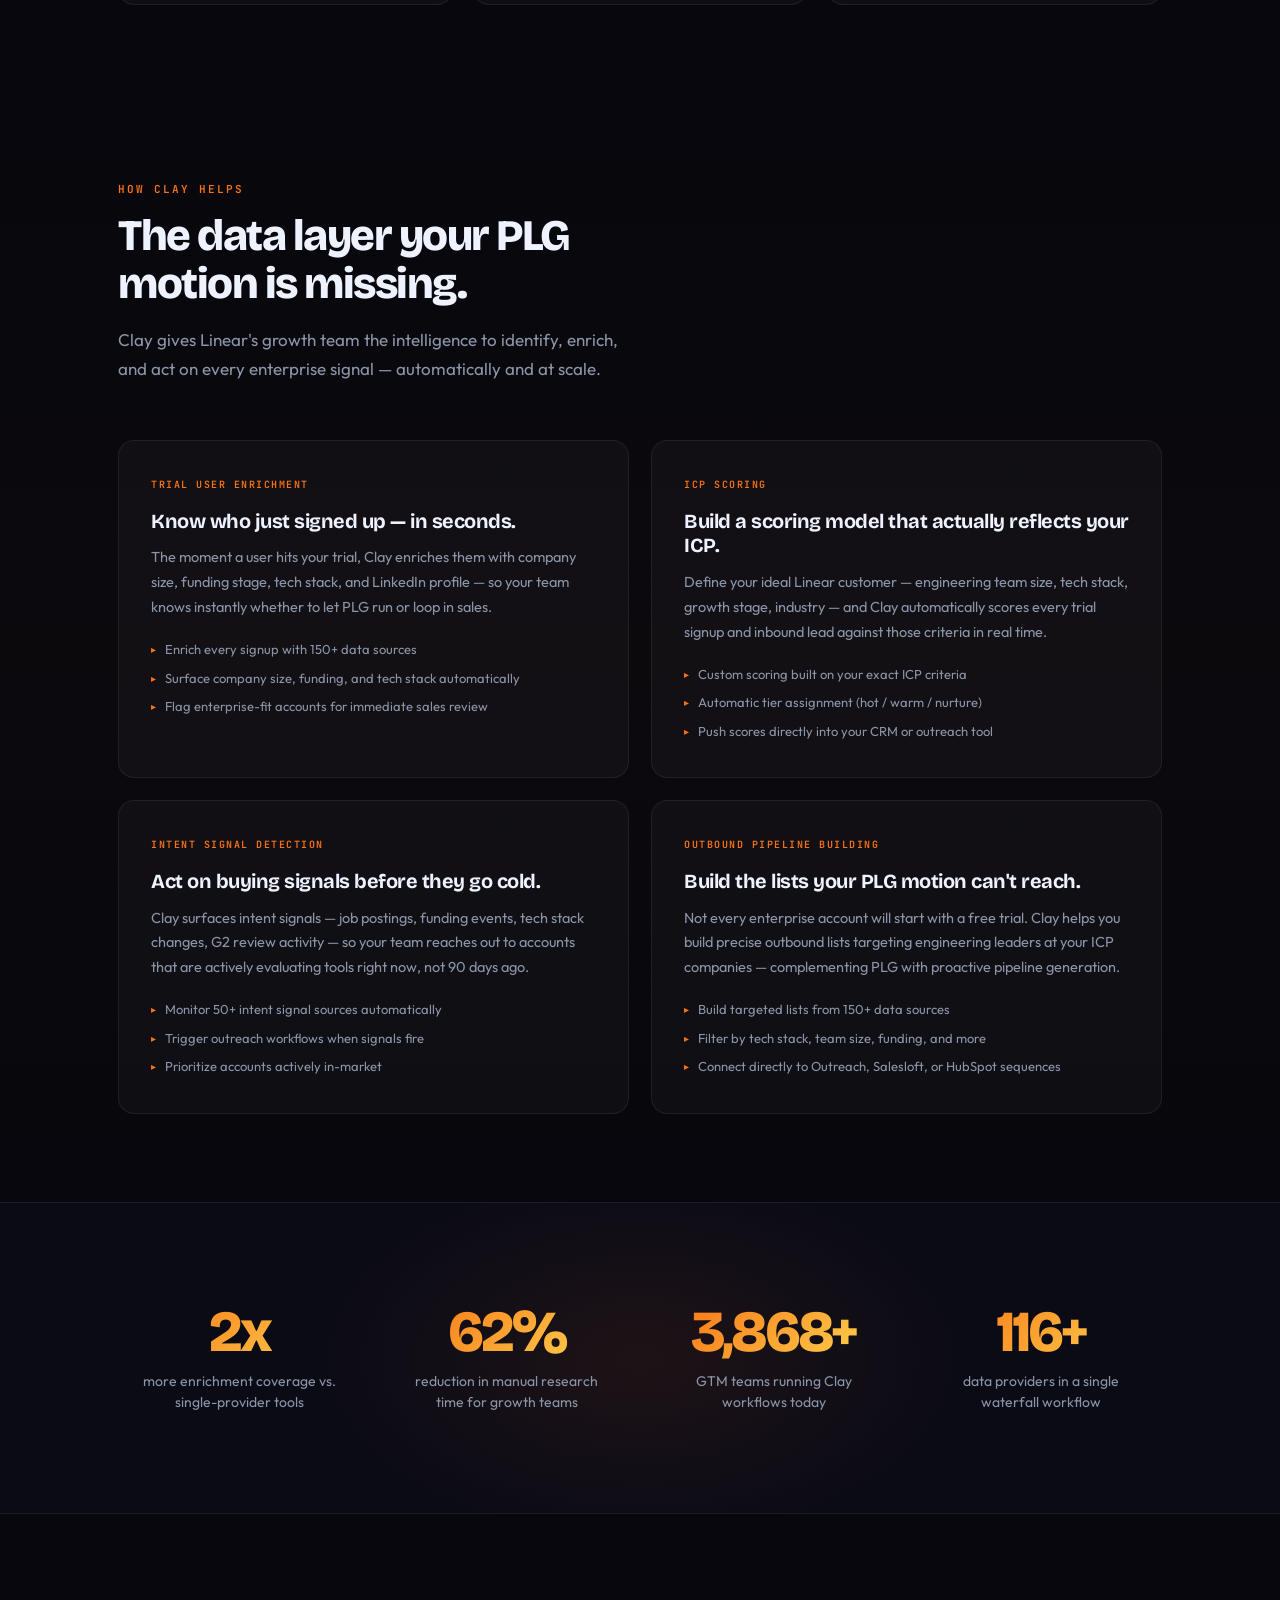
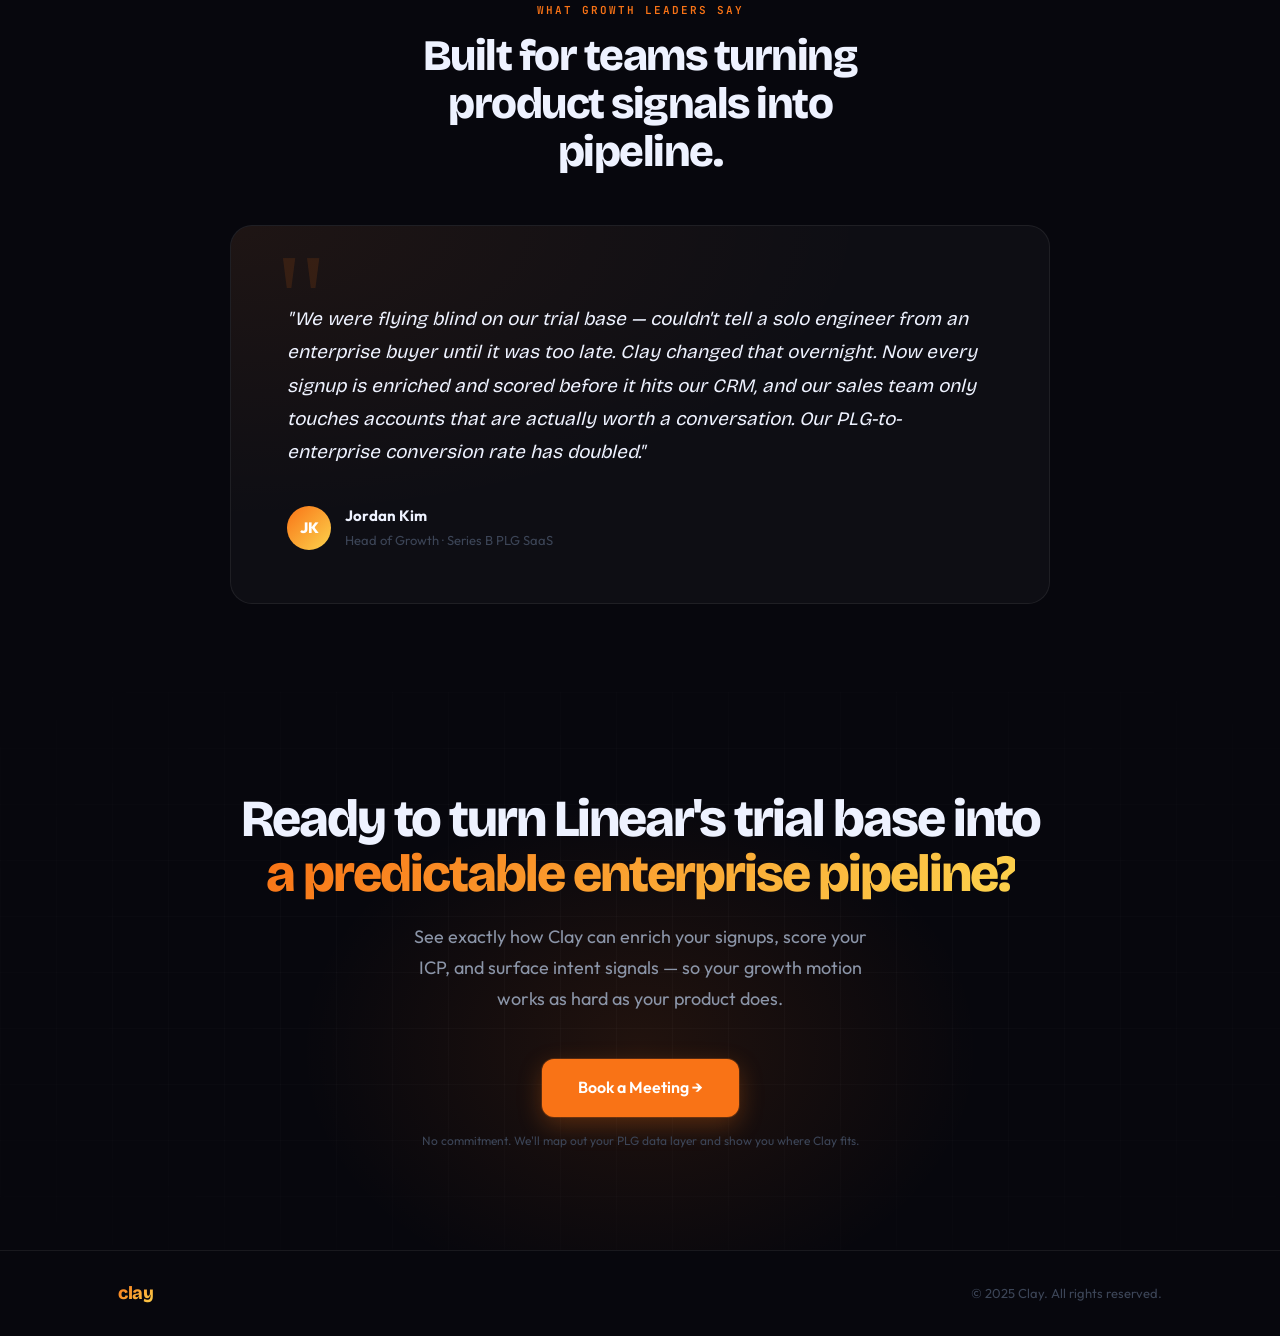
<file: marcus-chen-linear.html>
<!DOCTYPE html>
<html lang="en">
<head>
  <meta charset="UTF-8" />
  <meta name="viewport" content="width=device-width, initial-scale=1.0" />
  <title>Clay × Linear — For Marcus Chen</title>
  <link rel="preconnect" href="https://fonts.googleapis.com" />
  <link rel="preconnect" href="https://fonts.gstatic.com" crossorigin />
  <link href="https://fonts.googleapis.com/css2?family=Bricolage+Grotesque:opsz,wght@12..96,300;12..96,400;12..96,500;12..96,600;12..96,700;12..96,800&family=Outfit:wght@300;400;500;600;700&family=JetBrains+Mono:wght@400;600;700&display=swap" rel="stylesheet" />
  <style>
  *, *::before, *::after { box-sizing: border-box; margin: 0; padding: 0; }
  :root {
    --bg: #07070D; --bg-2: #0B0B16; --surface: rgba(255,255,255,0.03); --border: rgba(255,255,255,0.07); --bd-hot: rgba(249,115,22,0.28);
    --orange: #F97316; --orange-2: #FB923C; --amber: #FCD34D;
    --text: #EEF2FF; --text-2: #8B95A8; --text-3: #3C4557;
    --d: 'Bricolage Grotesque', system-ui, sans-serif; --b: 'Outfit', system-ui, sans-serif; --m: 'JetBrains Mono', monospace;
    --r: 10px; --rl: 16px; --rxl: 22px;
  }
  html { scroll-behavior: smooth; }
  body { font-family: var(--b); background: var(--bg); color: var(--text); overflow-x: hidden; -webkit-font-smoothing: antialiased; line-height: 1.6; }
  body::after { content: ''; position: fixed; inset: 0; background-image: url("data:image/svg+xml,%3Csvg xmlns='http://www.w3.org/2000/svg' width='250' height='250'%3E%3Cfilter id='g'%3E%3CfeTurbulence type='fractalNoise' baseFrequency='0.8' numOctaves='4' stitchTiles='stitch'/%3E%3CfeColorMatrix type='saturate' values='0'/%3E%3C/filter%3E%3Crect width='250' height='250' filter='url(%23g)' opacity='0.04'/%3E%3C/svg%3E"); pointer-events: none; z-index: 9999; opacity: 0.45; }
  .container { max-width: 1100px; margin: 0 auto; padding: 0 28px; }
  .accent { background: linear-gradient(135deg, var(--orange) 0%, var(--amber) 100%); -webkit-background-clip: text; -webkit-text-fill-color: transparent; background-clip: text; }
  .r { opacity: 0; transform: translateY(22px); transition: opacity 0.72s cubic-bezier(.16,1,.3,1), transform 0.72s cubic-bezier(.16,1,.3,1); }
  .r.in { opacity: 1; transform: translateY(0); }
  .d1 { transition-delay: 0.08s; } .d2 { transition-delay: 0.16s; } .d3 { transition-delay: 0.24s; } .d4 { transition-delay: 0.32s; }
  .btn { display: inline-flex; align-items: center; gap: 8px; padding: 13px 26px; border-radius: var(--r); font-family: var(--b); font-size: 14px; font-weight: 600; text-decoration: none; cursor: pointer; border: none; transition: all 0.22s ease; white-space: nowrap; }
  .btn-primary { background: var(--orange); color: #fff; box-shadow: 0 0 0 1px rgba(249,115,22,.2), 0 8px 24px rgba(249,115,22,.28); }
  .btn-primary:hover { background: var(--orange-2); transform: translateY(-2px); box-shadow: 0 0 0 1px rgba(249,115,22,.35), 0 14px 36px rgba(249,115,22,.42); }
  .btn-ghost { background: transparent; color: var(--text-2); border: 1px solid var(--border); }
  .btn-ghost:hover { border-color: rgba(249,115,22,.25); color: var(--text); background: rgba(249,115,22,.05); }
  .btn-lg { padding: 16px 36px; font-size: 16px; border-radius: 12px; }
  .nav { position: sticky; top: 0; z-index: 500; border-bottom: 1px solid var(--border); backdrop-filter: blur(22px); -webkit-backdrop-filter: blur(22px); background: rgba(7,7,13,.88); }
  .nav-wrap { display: flex; align-items: center; justify-content: space-between; height: 60px; max-width: 1100px; margin: 0 auto; padding: 0 28px; }
  .nav-logo { font-family: var(--d); font-size: 22px; font-weight: 800; letter-spacing: -0.5px; background: linear-gradient(135deg, var(--orange) 0%, var(--amber) 100%); -webkit-background-clip: text; -webkit-text-fill-color: transparent; background-clip: text; }
  .hero-section { position: relative; overflow: hidden; padding: 96px 0 80px; }
  .hero-glow-a { position: absolute; top: -180px; left: -80px; width: 640px; height: 640px; border-radius: 50%; background: radial-gradient(ellipse, rgba(249,115,22,.08) 0%, transparent 65%); pointer-events: none; }
  .hero-glow-b { position: absolute; bottom: -120px; right: -60px; width: 520px; height: 520px; border-radius: 50%; background: radial-gradient(ellipse, rgba(99,102,241,.06) 0%, transparent 65%); pointer-events: none; }
  .hero-dots { position: absolute; inset: 0; pointer-events: none; background-image: radial-gradient(circle, rgba(255,255,255,.075) 1px, transparent 1px); background-size: 30px 30px; -webkit-mask-image: radial-gradient(ellipse 80% 80% at 50% 40%, black 30%, transparent 100%); mask-image: radial-gradient(ellipse 80% 80% at 50% 40%, black 30%, transparent 100%); }
  .hero-inner { display: grid; grid-template-columns: 1fr 1fr; gap: 56px; align-items: center; position: relative; z-index: 2; }
  .hero-badge { display: inline-flex; align-items: center; gap: 8px; padding: 5px 14px 5px 10px; border-radius: 100px; border: 1px solid rgba(249,115,22,.22); background: rgba(249,115,22,.07); font-size: 12px; font-weight: 600; color: var(--orange-2); margin-bottom: 28px; letter-spacing: .2px; }
  .badge-dot { width: 6px; height: 6px; border-radius: 50%; background: var(--orange); flex-shrink: 0; box-shadow: 0 0 6px var(--orange); animation: blink 2s ease-in-out infinite; }
  @keyframes blink { 0%,100% { opacity: 1; transform: scale(1); } 50% { opacity: .4; transform: scale(.75); } }
  .hero-h1 { font-family: var(--d); font-size: clamp(34px, 4.2vw, 56px); font-weight: 800; line-height: 1.06; letter-spacing: -2px; margin-bottom: 22px; }
  .hero-sub { font-size: 17px; color: var(--text-2); max-width: 470px; line-height: 1.78; margin-bottom: 40px; font-weight: 400; }
  .hero-actions { display: flex; gap: 12px; flex-wrap: wrap; margin-bottom: 20px; }
  .hero-trust { font-size: 12px; color: var(--text-3); font-weight: 500; display: flex; align-items: center; gap: 8px; }
  .hero-trust::before { content: ''; display: block; width: 22px; height: 1px; background: var(--text-3); }
  .pipeline-card { width: 100%; max-width: 420px; background: rgba(255,255,255,.025); border: 1px solid var(--border); border-radius: var(--rxl); padding: 26px; box-shadow: 0 28px 72px rgba(0,0,0,.55), inset 0 1px 0 rgba(255,255,255,.06); position: relative; overflow: hidden; }
  .pipeline-card::before { content: ''; position: absolute; inset: 0; border-radius: inherit; background: radial-gradient(ellipse at top, rgba(249,115,22,.07) 0%, transparent 55%); pointer-events: none; }
  .pc-head { display: flex; align-items: center; justify-content: space-between; padding-bottom: 16px; margin-bottom: 16px; border-bottom: 1px solid var(--border); }
  .pc-title { font-family: var(--m); font-size: 10px; color: var(--text-3); text-transform: uppercase; letter-spacing: .6px; }
  .pc-badge { font-family: var(--m); font-size: 10px; color: #4ade80; background: rgba(74,222,128,.1); border: 1px solid rgba(74,222,128,.2); padding: 3px 8px; border-radius: 4px; }
  .pc-row { display: flex; align-items: center; justify-content: space-between; padding: 10px 12px; border-radius: 8px; background: rgba(255,255,255,.025); border: 1px solid rgba(255,255,255,.05); margin-bottom: 7px; }
  .pc-row:last-of-type { margin-bottom: 0; }
  .pc-row-l { display: flex; align-items: center; gap: 10px; }
  .pc-ico { width: 28px; height: 28px; border-radius: 6px; background: var(--border); display: flex; align-items: center; justify-content: center; font-size: 13px; flex-shrink: 0; }
  .pc-name { font-size: 13px; font-weight: 600; color: var(--text); }
  .pc-hint { font-size: 11px; color: var(--text-3); margin-top: 1px; }
  .pc-val { font-family: var(--m); font-size: 12px; font-weight: 700; color: var(--orange-2); }
  .pc-row-hl { border-color: rgba(249,115,22,.25); background: rgba(249,115,22,.06); }
  .pc-row-hl .pc-ico { background: rgba(249,115,22,.12); border: 1px solid rgba(249,115,22,.25); }
  .pc-row-hl .pc-name { color: var(--orange-2); }
  .pc-row-hl .pc-val { font-size: 15px; }
  .pc-foot { margin-top: 18px; padding-top: 14px; border-top: 1px solid var(--border); display: flex; align-items: center; justify-content: space-between; }
  .pc-foot-label { font-size: 12px; color: var(--text-3); }
  .pc-foot-val { font-family: var(--d); font-size: 22px; font-weight: 800; letter-spacing: -1px; background: linear-gradient(135deg, var(--orange) 0%, var(--amber) 100%); -webkit-background-clip: text; -webkit-text-fill-color: transparent; background-clip: text; }
  .logos-strip { border-top: 1px solid var(--border); border-bottom: 1px solid var(--border); background: rgba(255,255,255,.01); padding: 30px 0; overflow: hidden; }
  .logos-label { text-align: center; font-size: 11px; font-weight: 600; color: var(--text-3); text-transform: uppercase; letter-spacing: 1.5px; margin-bottom: 22px; }
  .marquee { overflow: hidden; }
  .marquee-track { display: flex; gap: 60px; animation: scroll 26s linear infinite; width: max-content; }
  .marquee:hover .marquee-track { animation-play-state: paused; }
  @keyframes scroll { from { transform: translateX(0); } to { transform: translateX(-50%); } }
  .logo-name { font-family: var(--d); font-size: 15px; font-weight: 700; color: var(--text-3); letter-spacing: -.3px; white-space: nowrap; transition: color .2s; }
  .logo-name:hover { color: var(--text-2); }
  .section { padding: 88px 0; }
  .sec-label { font-family: var(--m); font-size: 11px; font-weight: 600; text-transform: uppercase; letter-spacing: 2px; color: var(--orange); margin-bottom: 14px; display: block; }
  .sec-h2 { font-family: var(--d); font-size: clamp(28px, 3.4vw, 44px); font-weight: 800; letter-spacing: -1.5px; line-height: 1.1; margin-bottom: 16px; }
  .sec-p { font-size: 17px; color: var(--text-2); max-width: 520px; line-height: 1.75; }
  .sec-head { margin-bottom: 56px; }
  .pain-grid { display: grid; grid-template-columns: repeat(3,1fr); gap: 20px; }
  .pain-card { background: var(--surface); border: 1px solid var(--border); border-radius: var(--rl); padding: 32px 28px; position: relative; overflow: hidden; transition: border-color .3s, transform .3s, box-shadow .3s; }
  .pain-card:hover { border-color: var(--bd-hot); transform: translateY(-5px); box-shadow: 0 24px 56px rgba(0,0,0,.42), 0 0 0 1px rgba(249,115,22,.1); }
  .pain-num { position: absolute; top: 8px; right: 16px; font-family: var(--d); font-size: 88px; font-weight: 800; line-height: 1; letter-spacing: -4px; color: rgba(255,255,255,.028); pointer-events: none; user-select: none; }
  .pain-ico { width: 40px; height: 40px; border-radius: 8px; background: rgba(249,115,22,.08); border: 1px solid rgba(249,115,22,.15); display: flex; align-items: center; justify-content: center; font-size: 18px; margin-bottom: 18px; }
  .pain-card h3 { font-family: var(--d); font-size: 17px; font-weight: 700; letter-spacing: -.3px; margin-bottom: 10px; line-height: 1.3; }
  .pain-card p { font-size: 14px; color: var(--text-2); line-height: 1.7; }
  .features-section { background: linear-gradient(180deg, transparent, rgba(249,115,22,.018) 50%, transparent); padding: 88px 0; }
  .feat-grid { display: grid; grid-template-columns: repeat(2,1fr); gap: 22px; }
  .feat-card { background: var(--surface); border: 1px solid var(--border); border-radius: var(--rl); padding: 36px 32px; position: relative; overflow: hidden; transition: all .3s ease; }
  .feat-card::after { content: ''; position: absolute; top: 0; left: 0; right: 0; height: 2px; background: linear-gradient(90deg, var(--orange), var(--amber)); transform: scaleX(0); transform-origin: left; transition: transform .38s ease; }
  .feat-card:hover::after { transform: scaleX(1); }
  .feat-card:hover { border-color: rgba(249,115,22,.22); transform: translateY(-3px); box-shadow: 0 28px 56px rgba(0,0,0,.32); }
  .feat-tag { font-family: var(--m); font-size: 10px; font-weight: 600; text-transform: uppercase; letter-spacing: 1.5px; color: var(--orange); margin-bottom: 16px; display: block; }
  .feat-card h3 { font-family: var(--d); font-size: 20px; font-weight: 700; letter-spacing: -.5px; line-height: 1.22; margin-bottom: 12px; }
  .feat-card > p { font-size: 14.5px; color: var(--text-2); line-height: 1.72; margin-bottom: 20px; }
  .feat-list { list-style: none; display: flex; flex-direction: column; gap: 9px; }
  .feat-list li { font-size: 13px; color: var(--text-2); display: flex; align-items: flex-start; gap: 9px; line-height: 1.5; }
  .feat-list li::before { content: '▸'; color: var(--orange); font-size: 10px; flex-shrink: 0; margin-top: 2px; }
  .stats-section { padding: 80px 0; position: relative; overflow: hidden; border-top: 1px solid var(--border); border-bottom: 1px solid var(--border); background: var(--bg-2); }
  .stats-section::before { content: ''; position: absolute; top: 50%; left: 50%; transform: translate(-50%,-50%); width: 700px; height: 400px; background: radial-gradient(ellipse, rgba(249,115,22,.08) 0%, transparent 65%); pointer-events: none; }
  .stats-grid { display: grid; grid-template-columns: repeat(4,1fr); gap: 24px; position: relative; z-index: 2; }
  .stat-item { text-align: center; padding: 20px; }
  .stat-number { font-family: var(--d); font-size: 58px; font-weight: 800; letter-spacing: -3px; line-height: 1; display: block; background: linear-gradient(135deg, var(--orange) 0%, var(--amber) 100%); -webkit-background-clip: text; -webkit-text-fill-color: transparent; background-clip: text; margin-bottom: 10px; }
  .stat-desc { font-size: 14px; color: var(--text-2); line-height: 1.5; }
  .testimonial-section { padding: 88px 0; }
  .t-card { max-width: 820px; margin: 0 auto; background: var(--surface); border: 1px solid var(--border); border-radius: var(--rxl); padding: 52px 56px; position: relative; overflow: hidden; }
  .t-card::before { content: ''; position: absolute; inset: 0; background: radial-gradient(ellipse at top left, rgba(249,115,22,.07) 0%, transparent 55%); pointer-events: none; }
  .t-qmark { font-family: Georgia, serif; font-size: 128px; line-height: .7; color: var(--orange); opacity: .12; position: absolute; top: 28px; left: 44px; pointer-events: none; }
  .t-text { font-family: var(--d); font-size: 19px; line-height: 1.75; font-style: italic; color: var(--text); padding-top: 24px; margin-bottom: 36px; position: relative; }
  .t-author { display: flex; align-items: center; gap: 14px; }
  .t-avatar { width: 44px; height: 44px; border-radius: 50%; flex-shrink: 0; background: linear-gradient(135deg, var(--orange) 0%, var(--amber) 100%); display: flex; align-items: center; justify-content: center; font-weight: 800; font-size: 15px; color: white; }
  .t-name { font-weight: 700; font-size: 15px; margin-bottom: 2px; }
  .t-title { font-size: 13px; color: var(--text-3); }
  .cta-section { padding: 100px 0; text-align: center; position: relative; overflow: hidden; }
  .cta-glow { position: absolute; bottom: -100px; left: 50%; transform: translateX(-50%); width: 800px; height: 600px; background: radial-gradient(ellipse, rgba(249,115,22,.11) 0%, transparent 60%); pointer-events: none; }
  .cta-grid { position: absolute; inset: 0; background-image: repeating-linear-gradient(rgba(255,255,255,.025) 0px, rgba(255,255,255,.025) 1px, transparent 1px, transparent 56px), repeating-linear-gradient(90deg, rgba(255,255,255,.025) 0px, rgba(255,255,255,.025) 1px, transparent 1px, transparent 56px); -webkit-mask-image: radial-gradient(ellipse 80% 80% at 50% 50%, black 20%, transparent 100%); mask-image: radial-gradient(ellipse 80% 80% at 50% 50%, black 20%, transparent 100%); pointer-events: none; }
  .cta-section h2 { font-family: var(--d); font-size: clamp(30px, 4.4vw, 52px); font-weight: 800; letter-spacing: -2px; line-height: 1.06; margin-bottom: 20px; position: relative; }
  .cta-section > .container > p { font-size: 18px; color: var(--text-2); max-width: 460px; margin: 0 auto 44px; line-height: 1.72; position: relative; }
  .cta-actions { position: relative; }
  .cta-note { margin-top: 14px; font-size: 12px; color: var(--text-3); }
  .site-footer { border-top: 1px solid var(--border); padding: 28px 0; }
  .footer-inner { max-width: 1100px; margin: 0 auto; padding: 0 28px; display: flex; align-items: center; justify-content: space-between; flex-wrap: wrap; gap: 12px; }
  .footer-logo { font-family: var(--d); font-size: 18px; font-weight: 800; letter-spacing: -.5px; background: linear-gradient(135deg, var(--orange) 0%, var(--amber) 100%); -webkit-background-clip: text; -webkit-text-fill-color: transparent; background-clip: text; }
  .footer-copy { font-size: 13px; color: var(--text-3); }
  @media (max-width: 900px) { .hero-inner { grid-template-columns: 1fr; } .pipeline-visual { display: none; } .pain-grid { grid-template-columns: 1fr; } .feat-grid { grid-template-columns: 1fr; } .stats-grid { grid-template-columns: repeat(2,1fr); gap: 20px; } }
  @media (max-width: 640px) { .hero-h1 { letter-spacing: -1.5px; } .t-card { padding: 36px 28px; } .t-qmark { font-size: 80px; } .cta-section { padding: 72px 0; } .stats-grid { grid-template-columns: repeat(2,1fr); } .stat-number { font-size: 44px; } .section { padding: 64px 0; } }
  </style>
</head>
<body>
<nav class="nav">
  <div class="nav-wrap">
    <span class="nav-logo">clay</span>
    <a href="https://clay.com/demo" class="btn btn-primary">Book a Meeting</a>
  </div>
</nav>

<section class="hero-section">
  <div class="hero-glow-a"></div>
  <div class="hero-glow-b"></div>
  <div class="hero-dots"></div>
  <div class="container">
    <div class="hero-inner">
      <div class="hero-copy">
        <div class="hero-badge r"><span class="badge-dot"></span>Personalized for Marcus Chen · Head of Growth, Linear</div>
        <h1 class="hero-h1 r d1">Marcus, turn Linear's best<br />trial signups into <span class="accent">enterprise pipeline.</span></h1>
        <p class="hero-sub r d2">Linear's PLG motion is powerful — but knowing which free users are enterprise-ready, and acting on that signal before they churn, is where most growth teams fall short. Clay closes that gap automatically.</p>
        <div class="hero-actions r d3">
          <a href="https://clay.com/demo" class="btn btn-primary btn-lg">Book a Meeting &rarr;</a>
          <a href="https://clay.com" class="btn btn-ghost btn-lg">See How It Works</a>
        </div>
        <p class="hero-trust r d4">Trusted by 5,000+ revenue teams including OpenAI, Ramp, and Notion</p>
      </div>
      <div class="pipeline-visual r d2">
        <div class="pipeline-card">
          <div class="pc-head">
            <span class="pc-title">PLG enrichment · linear-trials.csv</span>
            <span class="pc-badge">● Live</span>
          </div>
          <div class="pc-row">
            <div class="pc-row-l"><div class="pc-ico">📥</div><div><div class="pc-name">Trial signups</div><div class="pc-hint">Raw, this month</div></div></div>
            <span class="pc-val">1,247</span>
          </div>
          <div class="pc-row">
            <div class="pc-row-l"><div class="pc-ico">🏢</div><div><div class="pc-name">Firmographic match</div><div class="pc-hint">Company + team size</div></div></div>
            <span class="pc-val">891 matched</span>
          </div>
          <div class="pc-row">
            <div class="pc-row-l"><div class="pc-ico">🎯</div><div><div class="pc-name">ICP-qualified</div><div class="pc-hint">50+ employees, Series A+</div></div></div>
            <span class="pc-val">312 high-fit</span>
          </div>
          <div class="pc-row pc-row-hl">
            <div class="pc-row-l"><div class="pc-ico">✓</div><div><div class="pc-name">Routed to sales</div><div class="pc-hint">vs. 0 before Clay</div></div></div>
            <span class="pc-val">312</span>
          </div>
          <div class="pc-foot"><span class="pc-foot-label">Enterprise pipeline generated</span><span class="pc-foot-val">$2.4M</span></div>
        </div>
      </div>
    </div>
  </div>
</section>

<div class="logos-strip">
  <p class="logos-label">Trusted by the world's best GTM teams</p>
  <div class="marquee"><div class="marquee-track">
    <span class="logo-name">OpenAI</span><span class="logo-name">Anthropic</span><span class="logo-name">Ramp</span><span class="logo-name">Rippling</span><span class="logo-name">Vanta</span><span class="logo-name">Notion</span><span class="logo-name">Intercom</span><span class="logo-name">Canva</span><span class="logo-name">Figma</span><span class="logo-name">Brex</span>
    <span class="logo-name">OpenAI</span><span class="logo-name">Anthropic</span><span class="logo-name">Ramp</span><span class="logo-name">Rippling</span><span class="logo-name">Vanta</span><span class="logo-name">Notion</span><span class="logo-name">Intercom</span><span class="logo-name">Canva</span><span class="logo-name">Figma</span><span class="logo-name">Brex</span>
  </div></div>
</div>

<section class="section">
  <div class="container">
    <div class="sec-head r">
      <span class="sec-label">The Problem</span>
      <h2 class="sec-h2">PLG is powerful — until the<br />data runs out.</h2>
      <p class="sec-p">Linear's self-serve flywheel brings in thousands of signups. The problem is knowing who among them is worth a sales conversation — and acting fast enough to matter.</p>
    </div>
    <div class="pain-grid">
      <div class="pain-card r d1"><span class="pain-num">01</span><div class="pain-ico">🔍</div><h3>You can't tell which free users are enterprise-ready</h3><p>Trial signups arrive with a name and email. Without enrichment, you have no idea if they're a solo dev or the Head of Engineering at a 500-person company actively evaluating tools.</p></div>
      <div class="pain-card r d2"><span class="pain-num">02</span><div class="pain-ico">⏱️</div><h3>By the time you identify them, it's too late</h3><p>The window to convert a trial user into a sales conversation is short. Manual research and routing delays mean your best enterprise prospects have already churned or gone with a competitor.</p></div>
      <div class="pain-card r d3"><span class="pain-num">03</span><div class="pain-ico">📉</div><h3>Your outbound can't complement your PLG motion</h3><p>Building targeted outbound lists to reach enterprise accounts that haven't signed up yet requires data infrastructure most growth teams simply don't have — leaving pipeline on the table.</p></div>
    </div>
  </div>
</section>

<section class="features-section">
  <div class="container">
    <div class="sec-head r">
      <span class="sec-label">How Clay Helps</span>
      <h2 class="sec-h2">The data layer your PLG<br />motion is missing.</h2>
      <p class="sec-p">Clay gives Linear's growth team the intelligence to identify, enrich, and act on every enterprise signal — automatically and at scale.</p>
    </div>
    <div class="feat-grid">
      <div class="feat-card r d1"><span class="feat-tag">Trial User Enrichment</span><h3>Know who just signed up — in seconds.</h3><p>The moment a user hits your trial, Clay enriches them with company size, funding stage, tech stack, and LinkedIn profile — so your team knows instantly whether to let PLG run or loop in sales.</p><ul class="feat-list"><li>Enrich every signup with 150+ data sources</li><li>Surface company size, funding, and tech stack automatically</li><li>Flag enterprise-fit accounts for immediate sales review</li></ul></div>
      <div class="feat-card r d2"><span class="feat-tag">ICP Scoring</span><h3>Build a scoring model that actually reflects your ICP.</h3><p>Define your ideal Linear customer — engineering team size, tech stack, growth stage, industry — and Clay automatically scores every trial signup and inbound lead against those criteria in real time.</p><ul class="feat-list"><li>Custom scoring built on your exact ICP criteria</li><li>Automatic tier assignment (hot / warm / nurture)</li><li>Push scores directly into your CRM or outreach tool</li></ul></div>
      <div class="feat-card r d3"><span class="feat-tag">Intent Signal Detection</span><h3>Act on buying signals before they go cold.</h3><p>Clay surfaces intent signals — job postings, funding events, tech stack changes, G2 review activity — so your team reaches out to accounts that are actively evaluating tools right now, not 90 days ago.</p><ul class="feat-list"><li>Monitor 50+ intent signal sources automatically</li><li>Trigger outreach workflows when signals fire</li><li>Prioritize accounts actively in-market</li></ul></div>
      <div class="feat-card r d4"><span class="feat-tag">Outbound Pipeline Building</span><h3>Build the lists your PLG motion can't reach.</h3><p>Not every enterprise account will start with a free trial. Clay helps you build precise outbound lists targeting engineering leaders at your ICP companies — complementing PLG with proactive pipeline generation.</p><ul class="feat-list"><li>Build targeted lists from 150+ data sources</li><li>Filter by tech stack, team size, funding, and more</li><li>Connect directly to Outreach, Salesloft, or HubSpot sequences</li></ul></div>
    </div>
  </div>
</section>

<section class="stats-section">
  <div class="container">
    <div class="stats-grid">
      <div class="stat-item r d1"><span class="stat-number" data-count="3" data-suffix="x">3x</span><p class="stat-desc">more enrichment coverage vs. single-provider tools</p></div>
      <div class="stat-item r d2"><span class="stat-number" data-count="80" data-suffix="%">80%</span><p class="stat-desc">reduction in manual research time for growth teams</p></div>
      <div class="stat-item r d3"><span class="stat-number" data-count="5000" data-suffix="+">5,000+</span><p class="stat-desc">GTM teams running Clay workflows today</p></div>
      <div class="stat-item r d4"><span class="stat-number" data-count="150" data-suffix="+">150+</span><p class="stat-desc">data providers in a single waterfall workflow</p></div>
    </div>
  </div>
</section>

<section class="testimonial-section">
  <div class="container">
    <div class="sec-head r" style="text-align:center; margin-bottom:48px;">
      <span class="sec-label" style="display:block;text-align:center;">What Growth Leaders Say</span>
      <h2 class="sec-h2" style="max-width:480px;margin:0 auto;">Built for teams turning<br />product signals into pipeline.</h2>
    </div>
    <div class="t-card r">
      <div class="t-qmark">"</div>
      <p class="t-text">"We were flying blind on our trial base — couldn't tell a solo engineer from an enterprise buyer until it was too late. Clay changed that overnight. Now every signup is enriched and scored before it hits our CRM, and our sales team only touches accounts that are actually worth a conversation. Our PLG-to-enterprise conversion rate has doubled."</p>
      <div class="t-author">
        <div class="t-avatar">JK</div>
        <div><p class="t-name">Jordan Kim</p><p class="t-title">Head of Growth · Series B PLG SaaS</p></div>
      </div>
    </div>
  </div>
</section>

<section class="cta-section">
  <div class="cta-glow"></div>
  <div class="cta-grid"></div>
  <div class="container">
    <h2 class="r">Ready to turn Linear's trial base into<br /><span class="accent">a predictable enterprise pipeline?</span></h2>
    <p class="r d1">See exactly how Clay can enrich your signups, score your ICP, and surface intent signals — so your growth motion works as hard as your product does.</p>
    <div class="cta-actions r d2">
      <a href="https://clay.com/demo" class="btn btn-primary btn-lg">Book a Meeting &rarr;</a>
      <p class="cta-note">No commitment. We'll map out your PLG data layer and show you where Clay fits.</p>
    </div>
  </div>
</section>

<footer class="site-footer">
  <div class="footer-inner">
    <span class="footer-logo">clay</span>
    <p class="footer-copy">© 2025 Clay. All rights reserved.</p>
  </div>
</footer>

<script>
const ro = new IntersectionObserver(e => e.forEach(x => { if(x.isIntersecting){x.target.classList.add('in');ro.unobserve(x.target);} }), {threshold:0.1,rootMargin:'0px 0px -40px 0px'});
document.querySelectorAll('.r').forEach(el => ro.observe(el));
const co = new IntersectionObserver(e => e.forEach(x => { if(!x.isIntersecting)return; const el=x.target,t=parseFloat(el.dataset.count),s=el.dataset.suffix||'',d=1500,st=performance.now(),f=n=>t>=1000?Math.round(n).toLocaleString():Math.round(n).toString(),tick=now=>{const p=Math.min((now-st)/d,1),e=1-Math.pow(1-p,3);el.textContent=f(e*t)+s;if(p<1)requestAnimationFrame(tick);};requestAnimationFrame(tick);co.unobserve(el); }), {threshold:0.5});
document.querySelectorAll('.stat-number[data-count]').forEach(el => co.observe(el));
</script>
</body>
</html>
</file>
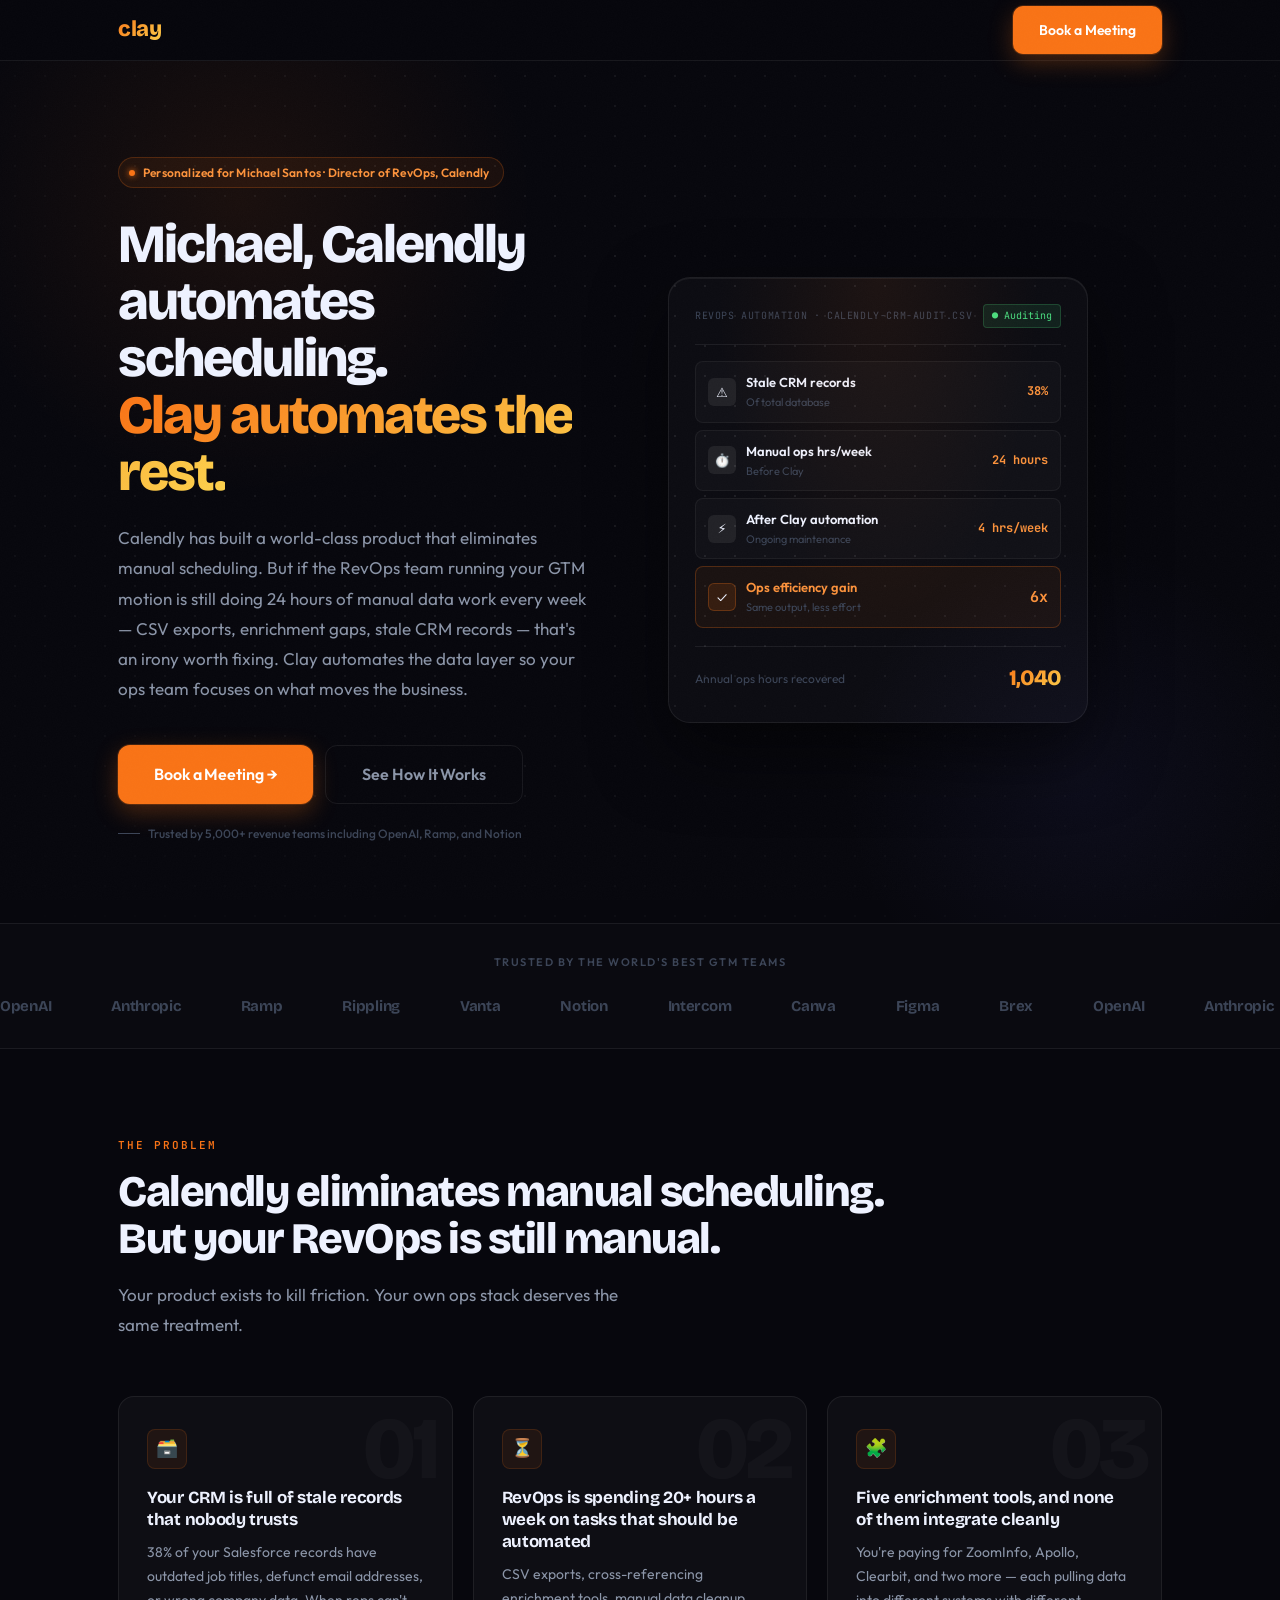
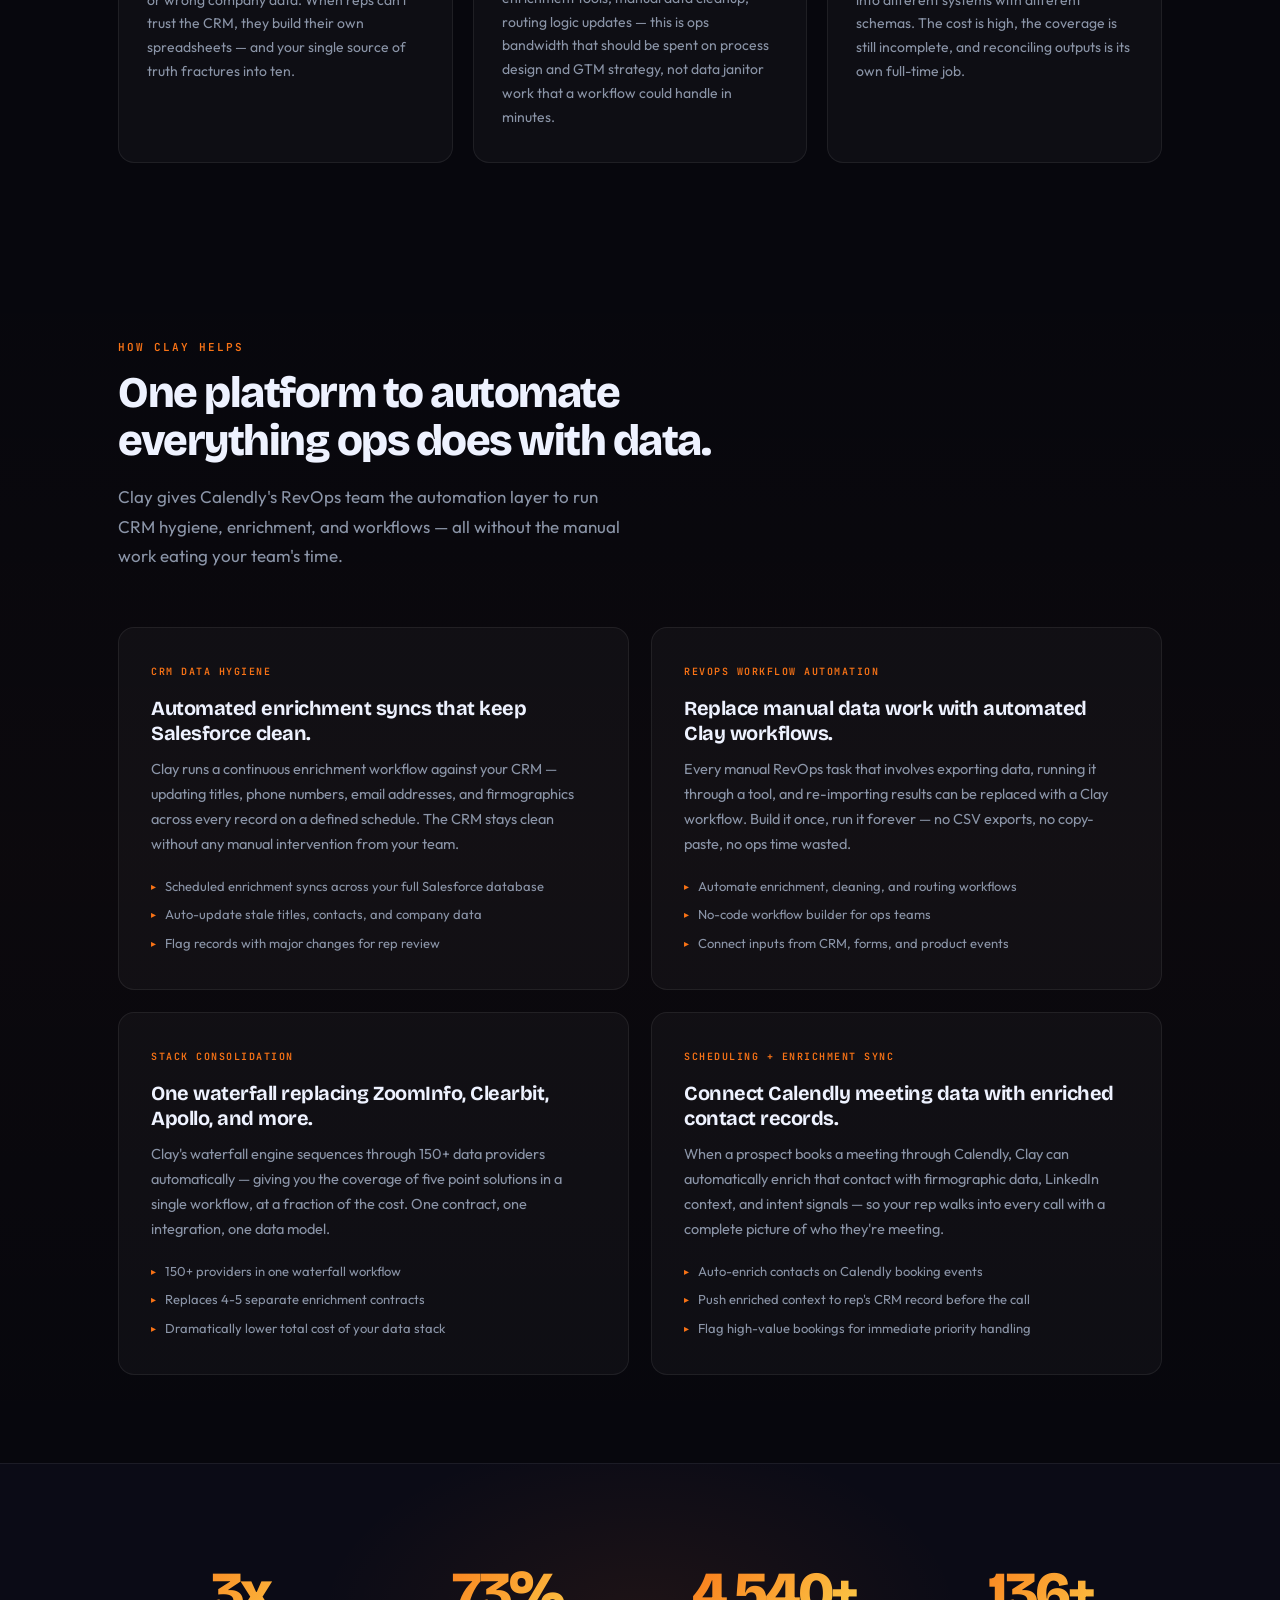
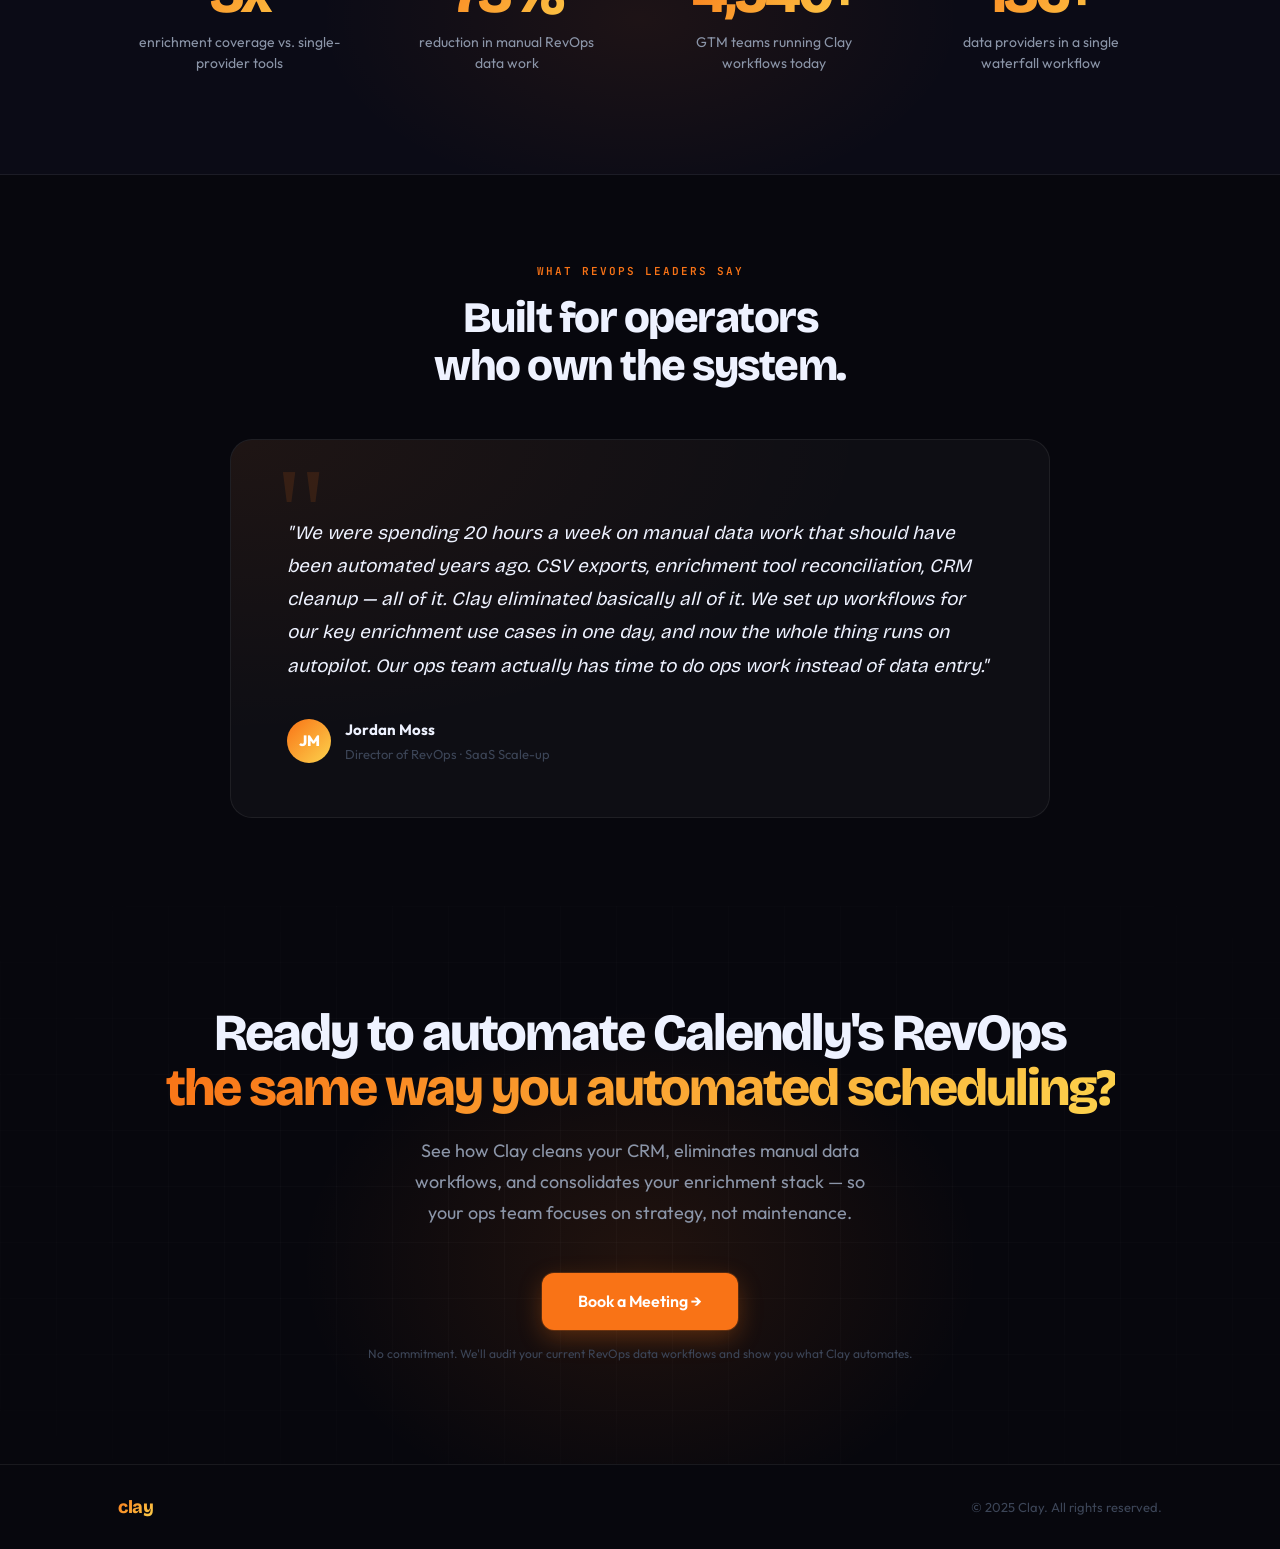
<file: michael-santos-calendly.html>
<!DOCTYPE html>
<html lang="en">
<head>
  <meta charset="UTF-8" />
  <meta name="viewport" content="width=device-width, initial-scale=1.0" />
  <title>Clay × Calendly — For Michael Santos</title>
  <link rel="preconnect" href="https://fonts.googleapis.com" />
  <link rel="preconnect" href="https://fonts.gstatic.com" crossorigin />
  <link href="https://fonts.googleapis.com/css2?family=Bricolage+Grotesque:opsz,wght@12..96,300;12..96,400;12..96,500;12..96,600;12..96,700;12..96,800&family=Outfit:wght@300;400;500;600;700&family=JetBrains+Mono:wght@400;600;700&display=swap" rel="stylesheet" />

  <style>
  /* ─── RESET ───────────────────────────────────── */
  *, *::before, *::after { box-sizing: border-box; margin: 0; padding: 0; }

  /* ─── TOKENS ──────────────────────────────────── */
  :root {
    --bg:        #07070D;
    --bg-2:      #0B0B16;
    --surface:   rgba(255,255,255,0.03);
    --border:    rgba(255,255,255,0.07);
    --bd-hot:    rgba(249,115,22,0.28);

    --orange:    #F97316;
    --orange-2:  #FB923C;
    --amber:     #FCD34D;

    --text:      #EEF2FF;
    --text-2:    #8B95A8;
    --text-3:    #3C4557;

    --d:  'Bricolage Grotesque', system-ui, sans-serif;
    --b:  'Outfit', system-ui, sans-serif;
    --m:  'JetBrains Mono', monospace;

    --r:   10px;
    --rl:  16px;
    --rxl: 22px;
  }

  html { scroll-behavior: smooth; }

  body {
    font-family: var(--b);
    background: var(--bg);
    color: var(--text);
    overflow-x: hidden;
    -webkit-font-smoothing: antialiased;
    -moz-osx-font-smoothing: grayscale;
    line-height: 1.6;
  }

  /* Film grain overlay */
  body::after {
    content: '';
    position: fixed; inset: 0;
    background-image: url("data:image/svg+xml,%3Csvg xmlns='http://www.w3.org/2000/svg' width='250' height='250'%3E%3Cfilter id='g'%3E%3CfeTurbulence type='fractalNoise' baseFrequency='0.8' numOctaves='4' stitchTiles='stitch'/%3E%3CfeColorMatrix type='saturate' values='0'/%3E%3C/filter%3E%3Crect width='250' height='250' filter='url(%23g)' opacity='0.04'/%3E%3C/svg%3E");
    pointer-events: none; z-index: 9999; opacity: 0.45;
  }

  /* ─── LAYOUT UTILS ───────────────────────────── */
  .container { max-width: 1100px; margin: 0 auto; padding: 0 28px; }

  .accent {
    background: linear-gradient(135deg, var(--orange) 0%, var(--amber) 100%);
    -webkit-background-clip: text;
    -webkit-text-fill-color: transparent;
    background-clip: text;
  }

  /* ─── REVEAL ANIMATIONS ───────────────────────── */
  .r {
    opacity: 0;
    transform: translateY(22px);
    transition: opacity 0.72s cubic-bezier(.16,1,.3,1),
                transform 0.72s cubic-bezier(.16,1,.3,1);
  }
  .r.in    { opacity: 1; transform: translateY(0); }
  .d1 { transition-delay: 0.08s; }
  .d2 { transition-delay: 0.16s; }
  .d3 { transition-delay: 0.24s; }
  .d4 { transition-delay: 0.32s; }

  /* ─── BUTTONS ─────────────────────────────────── */
  .btn {
    display: inline-flex; align-items: center; gap: 8px;
    padding: 13px 26px; border-radius: var(--r);
    font-family: var(--b); font-size: 14px; font-weight: 600;
    text-decoration: none; cursor: pointer; border: none;
    transition: all 0.22s ease; white-space: nowrap;
    letter-spacing: -0.1px;
  }
  .btn-primary {
    background: var(--orange); color: #fff;
    box-shadow: 0 0 0 1px rgba(249,115,22,.2), 0 8px 24px rgba(249,115,22,.28);
  }
  .btn-primary:hover {
    background: var(--orange-2);
    transform: translateY(-2px);
    box-shadow: 0 0 0 1px rgba(249,115,22,.35), 0 14px 36px rgba(249,115,22,.42);
  }
  .btn-ghost {
    background: transparent; color: var(--text-2);
    border: 1px solid var(--border);
  }
  .btn-ghost:hover {
    border-color: rgba(249,115,22,.25); color: var(--text);
    background: rgba(249,115,22,.05);
  }
  .btn-lg { padding: 16px 36px; font-size: 16px; border-radius: 12px; }

  /* ─── NAV ─────────────────────────────────────── */
  .nav {
    position: sticky; top: 0; z-index: 500;
    border-bottom: 1px solid var(--border);
    backdrop-filter: blur(22px); -webkit-backdrop-filter: blur(22px);
    background: rgba(7,7,13,.88);
  }
  .nav-wrap {
    display: flex; align-items: center; justify-content: space-between;
    height: 60px; max-width: 1100px; margin: 0 auto; padding: 0 28px;
  }
  .nav-logo {
    font-family: var(--d); font-size: 22px; font-weight: 800; letter-spacing: -0.5px;
    background: linear-gradient(135deg, var(--orange) 0%, var(--amber) 100%);
    -webkit-background-clip: text; -webkit-text-fill-color: transparent; background-clip: text;
  }

  /* ─── HERO ────────────────────────────────────── */
  .hero-section {
    position: relative; overflow: hidden;
    padding: 96px 0 80px;
  }
  /* Background glows */
  .hero-glow-a {
    position: absolute; top: -180px; left: -80px;
    width: 640px; height: 640px; border-radius: 50%;
    background: radial-gradient(ellipse, rgba(249,115,22,.08) 0%, transparent 65%);
    pointer-events: none;
  }
  .hero-glow-b {
    position: absolute; bottom: -120px; right: -60px;
    width: 520px; height: 520px; border-radius: 50%;
    background: radial-gradient(ellipse, rgba(99,102,241,.06) 0%, transparent 65%);
    pointer-events: none;
  }
  /* Dot-grid texture */
  .hero-dots {
    position: absolute; inset: 0; pointer-events: none;
    background-image: radial-gradient(circle, rgba(255,255,255,.075) 1px, transparent 1px);
    background-size: 30px 30px;
    -webkit-mask-image: radial-gradient(ellipse 80% 80% at 50% 40%, black 30%, transparent 100%);
    mask-image: radial-gradient(ellipse 80% 80% at 50% 40%, black 30%, transparent 100%);
  }

  .hero-inner {
    display: grid; grid-template-columns: 1fr 1fr;
    gap: 56px; align-items: center;
    position: relative; z-index: 2;
  }

  /* Badge */
  .hero-badge {
    display: inline-flex; align-items: center; gap: 8px;
    padding: 5px 14px 5px 10px; border-radius: 100px;
    border: 1px solid rgba(249,115,22,.22);
    background: rgba(249,115,22,.07);
    font-size: 12px; font-weight: 600; color: var(--orange-2);
    margin-bottom: 28px; letter-spacing: .2px;
  }
  .badge-dot {
    width: 6px; height: 6px; border-radius: 50%;
    background: var(--orange); flex-shrink: 0;
    box-shadow: 0 0 6px var(--orange);
    animation: blink 2s ease-in-out infinite;
  }
  @keyframes blink {
    0%,100% { opacity: 1; transform: scale(1); }
    50%      { opacity: .4; transform: scale(.75); }
  }

  .hero-h1 {
    font-family: var(--d);
    font-size: clamp(34px, 4.2vw, 56px);
    font-weight: 800; line-height: 1.06; letter-spacing: -2px;
    margin-bottom: 22px;
  }
  .hero-sub {
    font-size: 17px; color: var(--text-2);
    max-width: 470px; line-height: 1.78; margin-bottom: 40px; font-weight: 400;
  }
  .hero-actions { display: flex; gap: 12px; flex-wrap: wrap; margin-bottom: 20px; }
  .hero-trust {
    font-size: 12px; color: var(--text-3); font-weight: 500;
    display: flex; align-items: center; gap: 8px;
  }
  .hero-trust::before {
    content: ''; display: block; width: 22px; height: 1px; background: var(--text-3);
  }

  /* ── Pipeline art card ── */
  .pipeline-card {
    width: 100%; max-width: 420px;
    background: rgba(255,255,255,.025);
    border: 1px solid var(--border);
    border-radius: var(--rxl); padding: 26px;
    box-shadow: 0 28px 72px rgba(0,0,0,.55), inset 0 1px 0 rgba(255,255,255,.06);
    position: relative; overflow: hidden;
  }
  .pipeline-card::before {
    content: '';
    position: absolute; inset: 0; border-radius: inherit;
    background: radial-gradient(ellipse at top, rgba(249,115,22,.07) 0%, transparent 55%);
    pointer-events: none;
  }
  .pc-head {
    display: flex; align-items: center; justify-content: space-between;
    padding-bottom: 16px; margin-bottom: 16px;
    border-bottom: 1px solid var(--border);
  }
  .pc-title {
    font-family: var(--m); font-size: 10px; color: var(--text-3);
    text-transform: uppercase; letter-spacing: .6px;
  }
  .pc-badge {
    font-family: var(--m); font-size: 10px; color: #4ade80;
    background: rgba(74,222,128,.1); border: 1px solid rgba(74,222,128,.2);
    padding: 3px 8px; border-radius: 4px;
  }
  .pc-row {
    display: flex; align-items: center; justify-content: space-between;
    padding: 10px 12px; border-radius: 8px;
    background: rgba(255,255,255,.025);
    border: 1px solid rgba(255,255,255,.05);
    margin-bottom: 7px; transition: border-color .2s;
  }
  .pc-row:last-of-type { margin-bottom: 0; }
  .pc-row-l { display: flex; align-items: center; gap: 10px; }
  .pc-ico {
    width: 28px; height: 28px; border-radius: 6px;
    background: var(--border); display: flex; align-items: center;
    justify-content: center; font-size: 13px; flex-shrink: 0;
  }
  .pc-name { font-size: 13px; font-weight: 600; color: var(--text); }
  .pc-hint { font-size: 11px; color: var(--text-3); margin-top: 1px; }
  .pc-val  { font-family: var(--m); font-size: 12px; font-weight: 700; color: var(--orange-2); }
  .pc-row-hl { border-color: rgba(249,115,22,.25); background: rgba(249,115,22,.06); }
  .pc-row-hl .pc-ico { background: rgba(249,115,22,.12); border: 1px solid rgba(249,115,22,.25); }
  .pc-row-hl .pc-name { color: var(--orange-2); }
  .pc-row-hl .pc-val  { font-size: 15px; }
  .pc-foot {
    margin-top: 18px; padding-top: 14px;
    border-top: 1px solid var(--border);
    display: flex; align-items: center; justify-content: space-between;
  }
  .pc-foot-label { font-size: 12px; color: var(--text-3); }
  .pc-foot-val {
    font-family: var(--d); font-size: 22px; font-weight: 800; letter-spacing: -1px;
    background: linear-gradient(135deg, var(--orange) 0%, var(--amber) 100%);
    -webkit-background-clip: text; -webkit-text-fill-color: transparent; background-clip: text;
  }

  /* ─── LOGOS MARQUEE ──────────────────────────── */
  .logos-strip {
    border-top: 1px solid var(--border);
    border-bottom: 1px solid var(--border);
    background: rgba(255,255,255,.01);
    padding: 30px 0; overflow: hidden;
  }
  .logos-label {
    text-align: center; font-size: 11px; font-weight: 600;
    color: var(--text-3); text-transform: uppercase;
    letter-spacing: 1.5px; margin-bottom: 22px;
  }
  .marquee { overflow: hidden; }
  .marquee-track {
    display: flex; gap: 60px;
    animation: scroll 26s linear infinite;
    width: max-content;
  }
  .marquee:hover .marquee-track { animation-play-state: paused; }
  @keyframes scroll {
    from { transform: translateX(0); }
    to   { transform: translateX(-50%); }
  }
  .logo-name {
    font-family: var(--d); font-size: 15px; font-weight: 700;
    color: var(--text-3); letter-spacing: -.3px; white-space: nowrap;
    transition: color .2s;
  }
  .logo-name:hover { color: var(--text-2); }

  /* ─── SECTION GLOBALS ────────────────────────── */
  .section { padding: 88px 0; }
  .sec-label {
    font-family: var(--m); font-size: 11px; font-weight: 600;
    text-transform: uppercase; letter-spacing: 2px;
    color: var(--orange); margin-bottom: 14px; display: block;
  }
  .sec-h2 {
    font-family: var(--d);
    font-size: clamp(28px, 3.4vw, 44px);
    font-weight: 800; letter-spacing: -1.5px;
    line-height: 1.1; margin-bottom: 16px;
  }
  .sec-p {
    font-size: 17px; color: var(--text-2);
    max-width: 520px; line-height: 1.75;
  }
  .sec-head { margin-bottom: 56px; }

  /* ─── PAIN CARDS ─────────────────────────────── */
  .pain-grid { display: grid; grid-template-columns: repeat(3,1fr); gap: 20px; }
  .pain-card {
    background: var(--surface);
    border: 1px solid var(--border); border-radius: var(--rl);
    padding: 32px 28px; position: relative; overflow: hidden;
    transition: border-color .3s, transform .3s, box-shadow .3s;
  }
  .pain-card:hover {
    border-color: var(--bd-hot);
    transform: translateY(-5px);
    box-shadow: 0 24px 56px rgba(0,0,0,.42), 0 0 0 1px rgba(249,115,22,.1);
  }
  .pain-num {
    position: absolute; top: 8px; right: 16px;
    font-family: var(--d); font-size: 88px; font-weight: 800;
    line-height: 1; letter-spacing: -4px;
    color: rgba(255,255,255,.028); pointer-events: none;
    user-select: none;
  }
  .pain-ico {
    width: 40px; height: 40px; border-radius: 8px;
    background: rgba(249,115,22,.08); border: 1px solid rgba(249,115,22,.15);
    display: flex; align-items: center; justify-content: center;
    font-size: 18px; margin-bottom: 18px; flex-shrink: 0;
  }
  .pain-card h3 {
    font-family: var(--d); font-size: 17px; font-weight: 700;
    letter-spacing: -.3px; margin-bottom: 10px; line-height: 1.3;
  }
  .pain-card p { font-size: 14px; color: var(--text-2); line-height: 1.7; }

  /* ─── FEATURES ───────────────────────────────── */
  .features-section {
    background: linear-gradient(180deg, transparent, rgba(249,115,22,.018) 50%, transparent);
    padding: 88px 0;
  }
  .feat-grid { display: grid; grid-template-columns: repeat(2,1fr); gap: 22px; }
  .feat-card {
    background: var(--surface);
    border: 1px solid var(--border); border-radius: var(--rl);
    padding: 36px 32px; position: relative; overflow: hidden;
    transition: all .3s ease;
  }
  .feat-card::after {
    content: ''; position: absolute;
    top: 0; left: 0; right: 0; height: 2px;
    background: linear-gradient(90deg, var(--orange), var(--amber));
    transform: scaleX(0); transform-origin: left;
    transition: transform .38s ease;
  }
  .feat-card:hover::after   { transform: scaleX(1); }
  .feat-card:hover {
    border-color: rgba(249,115,22,.22);
    transform: translateY(-3px);
    box-shadow: 0 28px 56px rgba(0,0,0,.32);
  }
  .feat-tag {
    font-family: var(--m); font-size: 10px; font-weight: 600;
    text-transform: uppercase; letter-spacing: 1.5px;
    color: var(--orange); margin-bottom: 16px; display: block;
  }
  .feat-card h3 {
    font-family: var(--d); font-size: 20px; font-weight: 700;
    letter-spacing: -.5px; line-height: 1.22; margin-bottom: 12px;
  }
  .feat-card > p {
    font-size: 14.5px; color: var(--text-2);
    line-height: 1.72; margin-bottom: 20px;
  }
  .feat-list { list-style: none; display: flex; flex-direction: column; gap: 9px; }
  .feat-list li {
    font-size: 13px; color: var(--text-2);
    display: flex; align-items: flex-start; gap: 9px; line-height: 1.5;
  }
  .feat-list li::before {
    content: '▸'; color: var(--orange); font-size: 10px;
    flex-shrink: 0; margin-top: 2px;
  }

  /* ─── STATS ──────────────────────────────────── */
  .stats-section {
    padding: 80px 0; position: relative; overflow: hidden;
    border-top: 1px solid var(--border);
    border-bottom: 1px solid var(--border);
    background: var(--bg-2);
  }
  .stats-section::before {
    content: ''; position: absolute;
    top: 50%; left: 50%; transform: translate(-50%,-50%);
    width: 700px; height: 400px;
    background: radial-gradient(ellipse, rgba(249,115,22,.08) 0%, transparent 65%);
    pointer-events: none;
  }
  .stats-grid {
    display: grid; grid-template-columns: repeat(4,1fr);
    gap: 24px; position: relative; z-index: 2;
  }
  .stat-item { text-align: center; padding: 20px; }
  .stat-number {
    font-family: var(--d); font-size: 58px; font-weight: 800;
    letter-spacing: -3px; line-height: 1; display: block;
    background: linear-gradient(135deg, var(--orange) 0%, var(--amber) 100%);
    -webkit-background-clip: text; -webkit-text-fill-color: transparent; background-clip: text;
    margin-bottom: 10px;
  }
  .stat-desc { font-size: 14px; color: var(--text-2); line-height: 1.5; }

  /* ─── TESTIMONIAL ────────────────────────────── */
  .testimonial-section { padding: 88px 0; }
  .t-card {
    max-width: 820px; margin: 0 auto;
    background: var(--surface);
    border: 1px solid var(--border); border-radius: var(--rxl);
    padding: 52px 56px; position: relative; overflow: hidden;
  }
  .t-card::before {
    content: ''; position: absolute; inset: 0;
    background: radial-gradient(ellipse at top left, rgba(249,115,22,.07) 0%, transparent 55%);
    pointer-events: none;
  }
  .t-qmark {
    font-family: Georgia, serif; font-size: 128px; line-height: .7;
    color: var(--orange); opacity: .12;
    position: absolute; top: 28px; left: 44px; pointer-events: none;
  }
  .t-text {
    font-family: var(--d); font-size: 19px; line-height: 1.75;
    font-style: italic; color: var(--text);
    padding-top: 24px; margin-bottom: 36px; position: relative;
  }
  .t-author { display: flex; align-items: center; gap: 14px; }
  .t-avatar {
    width: 44px; height: 44px; border-radius: 50%; flex-shrink: 0;
    background: linear-gradient(135deg, var(--orange) 0%, var(--amber) 100%);
    display: flex; align-items: center; justify-content: center;
    font-weight: 800; font-size: 15px; color: white;
  }
  .t-name  { font-weight: 700; font-size: 15px; margin-bottom: 2px; }
  .t-title { font-size: 13px; color: var(--text-3); }

  /* ─── CTA BANNER ─────────────────────────────── */
  .cta-section {
    padding: 100px 0; text-align: center;
    position: relative; overflow: hidden;
  }
  .cta-glow {
    position: absolute; bottom: -100px; left: 50%; transform: translateX(-50%);
    width: 800px; height: 600px;
    background: radial-gradient(ellipse, rgba(249,115,22,.11) 0%, transparent 60%);
    pointer-events: none;
  }
  .cta-grid {
    position: absolute; inset: 0;
    background-image:
      repeating-linear-gradient(rgba(255,255,255,.025) 0px, rgba(255,255,255,.025) 1px, transparent 1px, transparent 56px),
      repeating-linear-gradient(90deg, rgba(255,255,255,.025) 0px, rgba(255,255,255,.025) 1px, transparent 1px, transparent 56px);
    -webkit-mask-image: radial-gradient(ellipse 80% 80% at 50% 50%, black 20%, transparent 100%);
    mask-image: radial-gradient(ellipse 80% 80% at 50% 50%, black 20%, transparent 100%);
    pointer-events: none;
  }
  .cta-section h2 {
    font-family: var(--d);
    font-size: clamp(30px, 4.4vw, 52px);
    font-weight: 800; letter-spacing: -2px; line-height: 1.06;
    margin-bottom: 20px; position: relative;
  }
  .cta-section > .container > p {
    font-size: 18px; color: var(--text-2);
    max-width: 460px; margin: 0 auto 44px;
    line-height: 1.72; position: relative;
  }
  .cta-actions { position: relative; }
  .cta-note { margin-top: 14px; font-size: 12px; color: var(--text-3); }

  /* ─── FOOTER ─────────────────────────────────── */
  .site-footer { border-top: 1px solid var(--border); padding: 28px 0; }
  .footer-inner {
    max-width: 1100px; margin: 0 auto; padding: 0 28px;
    display: flex; align-items: center; justify-content: space-between;
    flex-wrap: wrap; gap: 12px;
  }
  .footer-logo {
    font-family: var(--d); font-size: 18px; font-weight: 800; letter-spacing: -.5px;
    background: linear-gradient(135deg, var(--orange) 0%, var(--amber) 100%);
    -webkit-background-clip: text; -webkit-text-fill-color: transparent; background-clip: text;
  }
  .footer-copy { font-size: 13px; color: var(--text-3); }

  /* ─── RESPONSIVE ──────────────────────────────── */
  @media (max-width: 900px) {
    .hero-inner      { grid-template-columns: 1fr; }
    .pipeline-visual { display: none; }
    .pain-grid       { grid-template-columns: 1fr; }
    .feat-grid       { grid-template-columns: 1fr; }
    .stats-grid      { grid-template-columns: repeat(2,1fr); gap: 20px; }
  }
  @media (max-width: 640px) {
    .hero-h1         { letter-spacing: -1.5px; }
    .t-card          { padding: 36px 28px; }
    .t-qmark         { font-size: 80px; top: 22px; left: 24px; }
    .cta-section     { padding: 72px 0; }
    .stats-grid      { grid-template-columns: repeat(2,1fr); }
    .stat-number     { font-size: 44px; letter-spacing: -2px; }
    .section         { padding: 64px 0; }
  }
  </style>
</head>
<body>

<!-- ═══ NAV ════════════════════════════════════ -->
<nav class="nav">
  <div class="nav-wrap">
    <span class="nav-logo">clay</span>
    <a href="https://clay.com/demo" class="btn btn-primary">Book a Meeting</a>
  </div>
</nav>

<!-- ═══ HERO ═══════════════════════════════════ -->
<section class="hero-section">
  <div class="hero-glow-a"></div>
  <div class="hero-glow-b"></div>
  <div class="hero-dots"></div>

  <div class="container">
    <div class="hero-inner">

      <!-- Left: copy -->
      <div class="hero-copy">
        <div class="hero-badge r">
          <span class="badge-dot"></span>
          Personalized for Michael Santos · Director of RevOps, Calendly
        </div>
        <h1 class="hero-h1 r d1">
          Michael, Calendly automates scheduling.<br />
          <span class="accent">Clay automates the rest.</span>
        </h1>
        <p class="hero-sub r d2">
          Calendly has built a world-class product that eliminates manual scheduling.
          But if the RevOps team running your GTM motion is still doing 24 hours of manual
          data work every week — CSV exports, enrichment gaps, stale CRM records — that's
          an irony worth fixing. Clay automates the data layer so your ops team focuses on
          what moves the business.
        </p>
        <div class="hero-actions r d3">
          <a href="https://clay.com/demo" class="btn btn-primary btn-lg">Book a Meeting &rarr;</a>
          <a href="https://clay.com"      class="btn btn-ghost  btn-lg">See How It Works</a>
        </div>
        <p class="hero-trust r d4">Trusted by 5,000+ revenue teams including OpenAI, Ramp, and Notion</p>
      </div>

      <!-- Right: pipeline visualization -->
      <div class="pipeline-visual r d2">
        <div class="pipeline-card">
          <div class="pc-head">
            <span class="pc-title">RevOps automation · calendly-crm-audit.csv</span>
            <span class="pc-badge">● Auditing</span>
          </div>

          <div class="pc-row">
            <div class="pc-row-l">
              <div class="pc-ico">⚠️</div>
              <div>
                <div class="pc-name">Stale CRM records</div>
                <div class="pc-hint">Of total database</div>
              </div>
            </div>
            <span class="pc-val">38%</span>
          </div>

          <div class="pc-row">
            <div class="pc-row-l">
              <div class="pc-ico">⏱️</div>
              <div>
                <div class="pc-name">Manual ops hrs/week</div>
                <div class="pc-hint">Before Clay</div>
              </div>
            </div>
            <span class="pc-val">24 hours</span>
          </div>

          <div class="pc-row">
            <div class="pc-row-l">
              <div class="pc-ico">⚡</div>
              <div>
                <div class="pc-name">After Clay automation</div>
                <div class="pc-hint">Ongoing maintenance</div>
              </div>
            </div>
            <span class="pc-val">4 hrs/week</span>
          </div>

          <div class="pc-row pc-row-hl">
            <div class="pc-row-l">
              <div class="pc-ico">✓</div>
              <div>
                <div class="pc-name">Ops efficiency gain</div>
                <div class="pc-hint">Same output, less effort</div>
              </div>
            </div>
            <span class="pc-val">6x</span>
          </div>

          <div class="pc-foot">
            <span class="pc-foot-label">Annual ops hours recovered</span>
            <span class="pc-foot-val">1,040</span>
          </div>
        </div>
      </div>

    </div>
  </div>
</section>

<!-- ═══ LOGOS MARQUEE ══════════════════════════ -->
<div class="logos-strip">
  <p class="logos-label">Trusted by the world's best GTM teams</p>
  <div class="marquee">
    <div class="marquee-track">
      <span class="logo-name">OpenAI</span>
      <span class="logo-name">Anthropic</span>
      <span class="logo-name">Ramp</span>
      <span class="logo-name">Rippling</span>
      <span class="logo-name">Vanta</span>
      <span class="logo-name">Notion</span>
      <span class="logo-name">Intercom</span>
      <span class="logo-name">Canva</span>
      <span class="logo-name">Figma</span>
      <span class="logo-name">Brex</span>
      <!-- duplicate for seamless loop -->
      <span class="logo-name">OpenAI</span>
      <span class="logo-name">Anthropic</span>
      <span class="logo-name">Ramp</span>
      <span class="logo-name">Rippling</span>
      <span class="logo-name">Vanta</span>
      <span class="logo-name">Notion</span>
      <span class="logo-name">Intercom</span>
      <span class="logo-name">Canva</span>
      <span class="logo-name">Figma</span>
      <span class="logo-name">Brex</span>
    </div>
  </div>
</div>

<!-- ═══ PAIN POINTS ════════════════════════════ -->
<section class="section">
  <div class="container">
    <div class="sec-head r">
      <span class="sec-label">The Problem</span>
      <h2 class="sec-h2">Calendly eliminates manual scheduling.<br />But your RevOps is still manual.</h2>
      <p class="sec-p">Your product exists to kill friction. Your own ops stack deserves the same treatment.</p>
    </div>
    <div class="pain-grid">
      <div class="pain-card r d1">
        <span class="pain-num">01</span>
        <div class="pain-ico">🗃️</div>
        <h3>Your CRM is full of stale records that nobody trusts</h3>
        <p>38% of your Salesforce records have outdated job titles, defunct email addresses, or wrong company data. When reps can't trust the CRM, they build their own spreadsheets — and your single source of truth fractures into ten.</p>
      </div>
      <div class="pain-card r d2">
        <span class="pain-num">02</span>
        <div class="pain-ico">⏳</div>
        <h3>RevOps is spending 20+ hours a week on tasks that should be automated</h3>
        <p>CSV exports, cross-referencing enrichment tools, manual data cleanup, routing logic updates — this is ops bandwidth that should be spent on process design and GTM strategy, not data janitor work that a workflow could handle in minutes.</p>
      </div>
      <div class="pain-card r d3">
        <span class="pain-num">03</span>
        <div class="pain-ico">🧩</div>
        <h3>Five enrichment tools, and none of them integrate cleanly</h3>
        <p>You're paying for ZoomInfo, Apollo, Clearbit, and two more — each pulling data into different systems with different schemas. The cost is high, the coverage is still incomplete, and reconciling outputs is its own full-time job.</p>
      </div>
    </div>
  </div>
</section>

<!-- ═══ FEATURES ═══════════════════════════════ -->
<section class="features-section">
  <div class="container">
    <div class="sec-head r">
      <span class="sec-label">How Clay Helps</span>
      <h2 class="sec-h2">One platform to automate<br />everything ops does with data.</h2>
      <p class="sec-p">Clay gives Calendly's RevOps team the automation layer to run CRM hygiene, enrichment, and workflows — all without the manual work eating your team's time.</p>
    </div>
    <div class="feat-grid">

      <div class="feat-card r d1">
        <span class="feat-tag">CRM Data Hygiene</span>
        <h3>Automated enrichment syncs that keep Salesforce clean.</h3>
        <p>Clay runs a continuous enrichment workflow against your CRM — updating titles, phone numbers, email addresses, and firmographics across every record on a defined schedule. The CRM stays clean without any manual intervention from your team.</p>
        <ul class="feat-list">
          <li>Scheduled enrichment syncs across your full Salesforce database</li>
          <li>Auto-update stale titles, contacts, and company data</li>
          <li>Flag records with major changes for rep review</li>
        </ul>
      </div>

      <div class="feat-card r d2">
        <span class="feat-tag">RevOps Workflow Automation</span>
        <h3>Replace manual data work with automated Clay workflows.</h3>
        <p>Every manual RevOps task that involves exporting data, running it through a tool, and re-importing results can be replaced with a Clay workflow. Build it once, run it forever — no CSV exports, no copy-paste, no ops time wasted.</p>
        <ul class="feat-list">
          <li>Automate enrichment, cleaning, and routing workflows</li>
          <li>No-code workflow builder for ops teams</li>
          <li>Connect inputs from CRM, forms, and product events</li>
        </ul>
      </div>

      <div class="feat-card r d3">
        <span class="feat-tag">Stack Consolidation</span>
        <h3>One waterfall replacing ZoomInfo, Clearbit, Apollo, and more.</h3>
        <p>Clay's waterfall engine sequences through 150+ data providers automatically — giving you the coverage of five point solutions in a single workflow, at a fraction of the cost. One contract, one integration, one data model.</p>
        <ul class="feat-list">
          <li>150+ providers in one waterfall workflow</li>
          <li>Replaces 4-5 separate enrichment contracts</li>
          <li>Dramatically lower total cost of your data stack</li>
        </ul>
      </div>

      <div class="feat-card r d4">
        <span class="feat-tag">Scheduling + Enrichment Sync</span>
        <h3>Connect Calendly meeting data with enriched contact records.</h3>
        <p>When a prospect books a meeting through Calendly, Clay can automatically enrich that contact with firmographic data, LinkedIn context, and intent signals — so your rep walks into every call with a complete picture of who they're meeting.</p>
        <ul class="feat-list">
          <li>Auto-enrich contacts on Calendly booking events</li>
          <li>Push enriched context to rep's CRM record before the call</li>
          <li>Flag high-value bookings for immediate priority handling</li>
        </ul>
      </div>

    </div>
  </div>
</section>

<!-- ═══ STATS ═══════════════════════════════════ -->
<section class="stats-section">
  <div class="container">
    <div class="stats-grid">
      <div class="stat-item r d1">
        <span class="stat-number" data-count="3" data-suffix="x">3x</span>
        <p class="stat-desc">enrichment coverage vs. single-provider tools</p>
      </div>
      <div class="stat-item r d2">
        <span class="stat-number" data-count="80" data-suffix="%">80%</span>
        <p class="stat-desc">reduction in manual RevOps data work</p>
      </div>
      <div class="stat-item r d3">
        <span class="stat-number" data-count="5000" data-suffix="+">5,000+</span>
        <p class="stat-desc">GTM teams running Clay workflows today</p>
      </div>
      <div class="stat-item r d4">
        <span class="stat-number" data-count="150" data-suffix="+">150+</span>
        <p class="stat-desc">data providers in a single waterfall workflow</p>
      </div>
    </div>
  </div>
</section>

<!-- ═══ TESTIMONIAL ════════════════════════════ -->
<section class="testimonial-section">
  <div class="container">
    <div class="sec-head r" style="text-align:center; margin-bottom:48px;">
      <span class="sec-label" style="display:block; text-align:center;">What RevOps Leaders Say</span>
      <h2 class="sec-h2" style="max-width:480px; margin: 0 auto 0;">Built for operators<br />who own the system.</h2>
    </div>
    <div class="t-card r">
      <div class="t-qmark">"</div>
      <p class="t-text">
        "We were spending 20 hours a week on manual data work that should have been automated years ago. CSV exports, enrichment tool reconciliation, CRM cleanup — all of it. Clay eliminated basically all of it. We set up workflows for our key enrichment use cases in one day, and now the whole thing runs on autopilot. Our ops team actually has time to do ops work instead of data entry."
      </p>
      <div class="t-author">
        <div class="t-avatar">JM</div>
        <div>
          <p class="t-name">Jordan Moss</p>
          <p class="t-title">Director of RevOps · SaaS Scale-up</p>
        </div>
      </div>
    </div>
  </div>
</section>

<!-- ═══ CTA BANNER ═════════════════════════════ -->
<section class="cta-section">
  <div class="cta-glow"></div>
  <div class="cta-grid"></div>
  <div class="container">
    <h2 class="r">
      Ready to automate Calendly's RevOps<br />
      <span class="accent">the same way you automated scheduling?</span>
    </h2>
    <p class="r d1">
      See how Clay cleans your CRM, eliminates manual data workflows, and consolidates
      your enrichment stack — so your ops team focuses on strategy, not maintenance.
    </p>
    <div class="cta-actions r d2">
      <a href="https://clay.com/demo" class="btn btn-primary btn-lg">Book a Meeting &rarr;</a>
      <p class="cta-note">No commitment. We'll audit your current RevOps data workflows and show you what Clay automates.</p>
    </div>
  </div>
</section>

<!-- ═══ FOOTER ══════════════════════════════════ -->
<footer class="site-footer">
  <div class="footer-inner">
    <span class="footer-logo">clay</span>
    <p class="footer-copy">© 2025 Clay. All rights reserved.</p>
  </div>
</footer>

<script>
/* ── Reveal on scroll ─────────────────────── */
const revealObs = new IntersectionObserver((entries) => {
  entries.forEach(entry => {
    if (entry.isIntersecting) {
      entry.target.classList.add('in');
      revealObs.unobserve(entry.target);
    }
  });
}, { threshold: 0.1, rootMargin: '0px 0px -40px 0px' });

document.querySelectorAll('.r').forEach(el => revealObs.observe(el));

/* ── Animated stat counters ───────────────── */
const countObs = new IntersectionObserver((entries) => {
  entries.forEach(entry => {
    if (!entry.isIntersecting) return;
    const el      = entry.target;
    const target  = parseFloat(el.dataset.count);
    const suffix  = el.dataset.suffix || '';
    const dur     = 1500;
    const start   = performance.now();

    const fmt = n => (target >= 1000)
      ? Math.round(n).toLocaleString()
      : (Number.isInteger(target) ? Math.round(n).toString() : n.toFixed(1));

    const tick = now => {
      const p = Math.min((now - start) / dur, 1);
      const e = 1 - Math.pow(1 - p, 3);        // ease-out-cubic
      el.textContent = fmt(e * target) + suffix;
      if (p < 1) requestAnimationFrame(tick);
    };

    requestAnimationFrame(tick);
    countObs.unobserve(el);
  });
}, { threshold: 0.5 });

document.querySelectorAll('.stat-number[data-count]').forEach(el => countObs.observe(el));
</script>

</body>
</html>
</file>
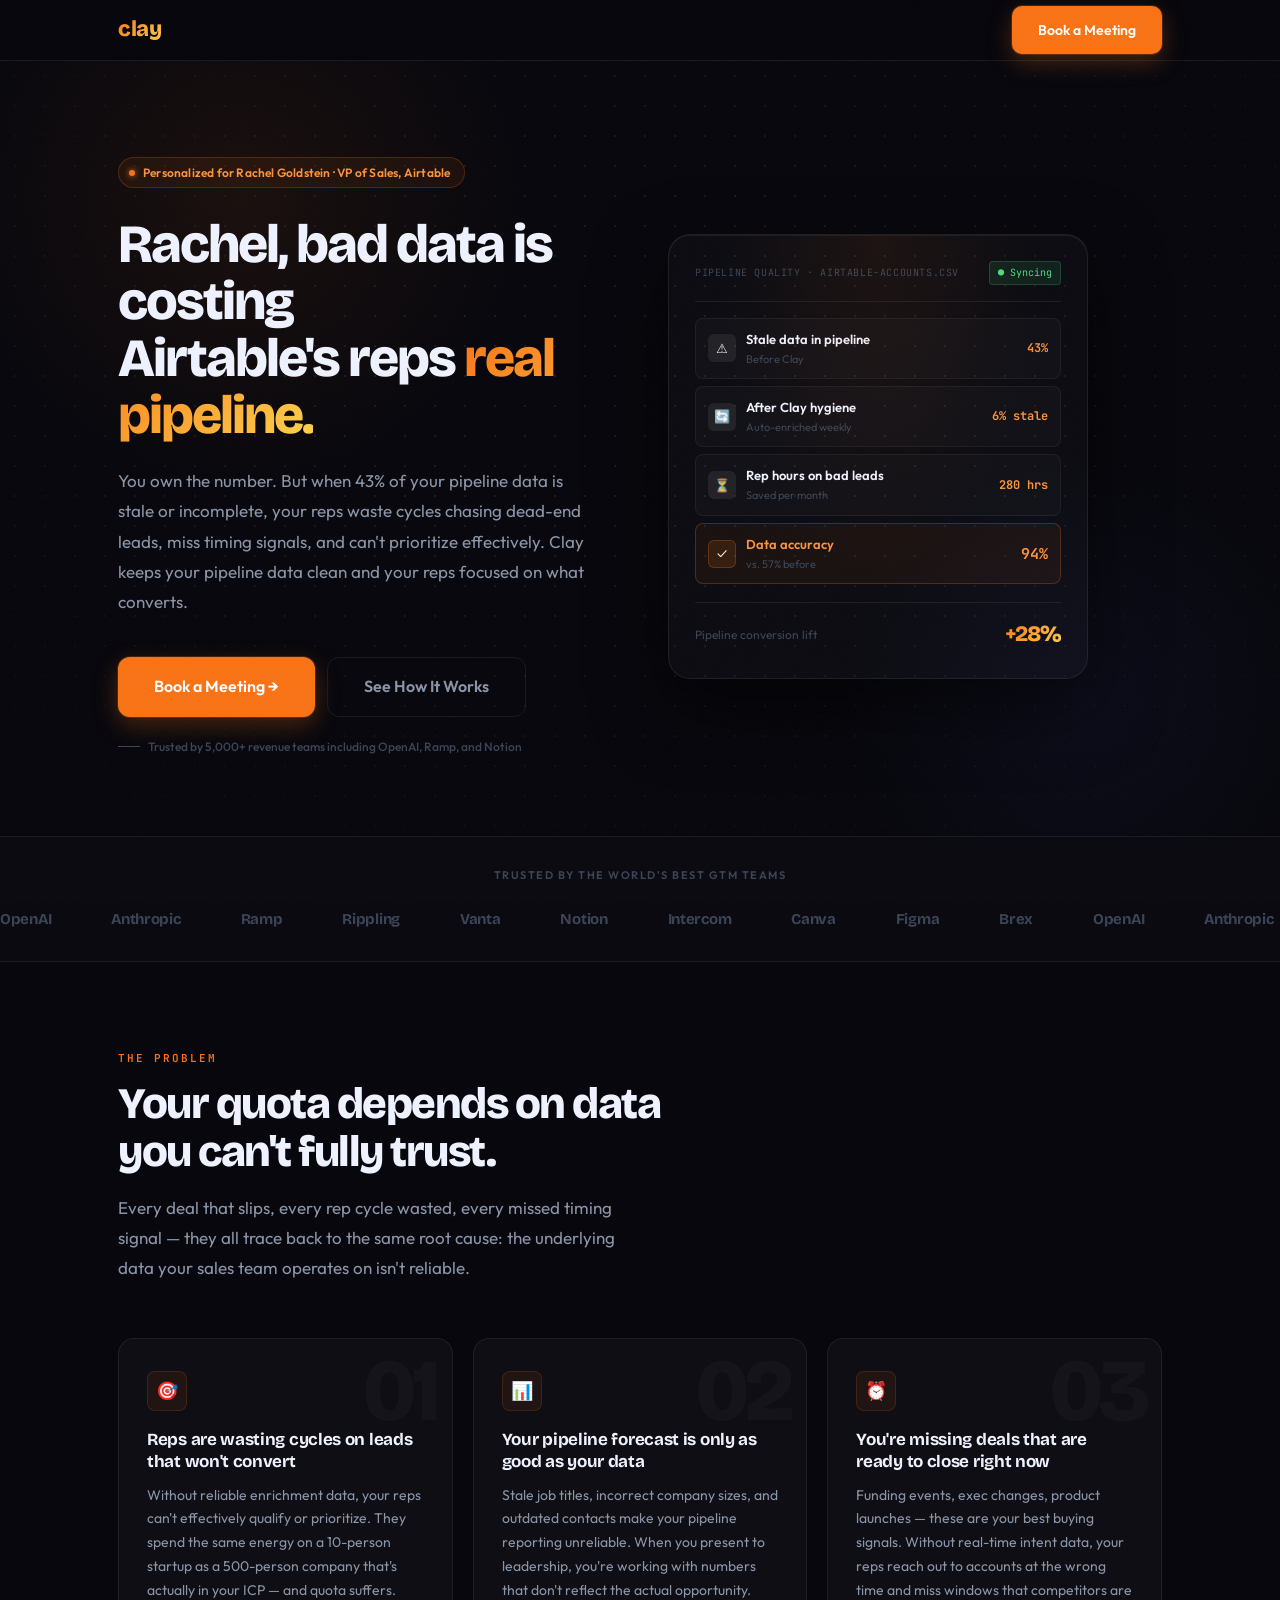
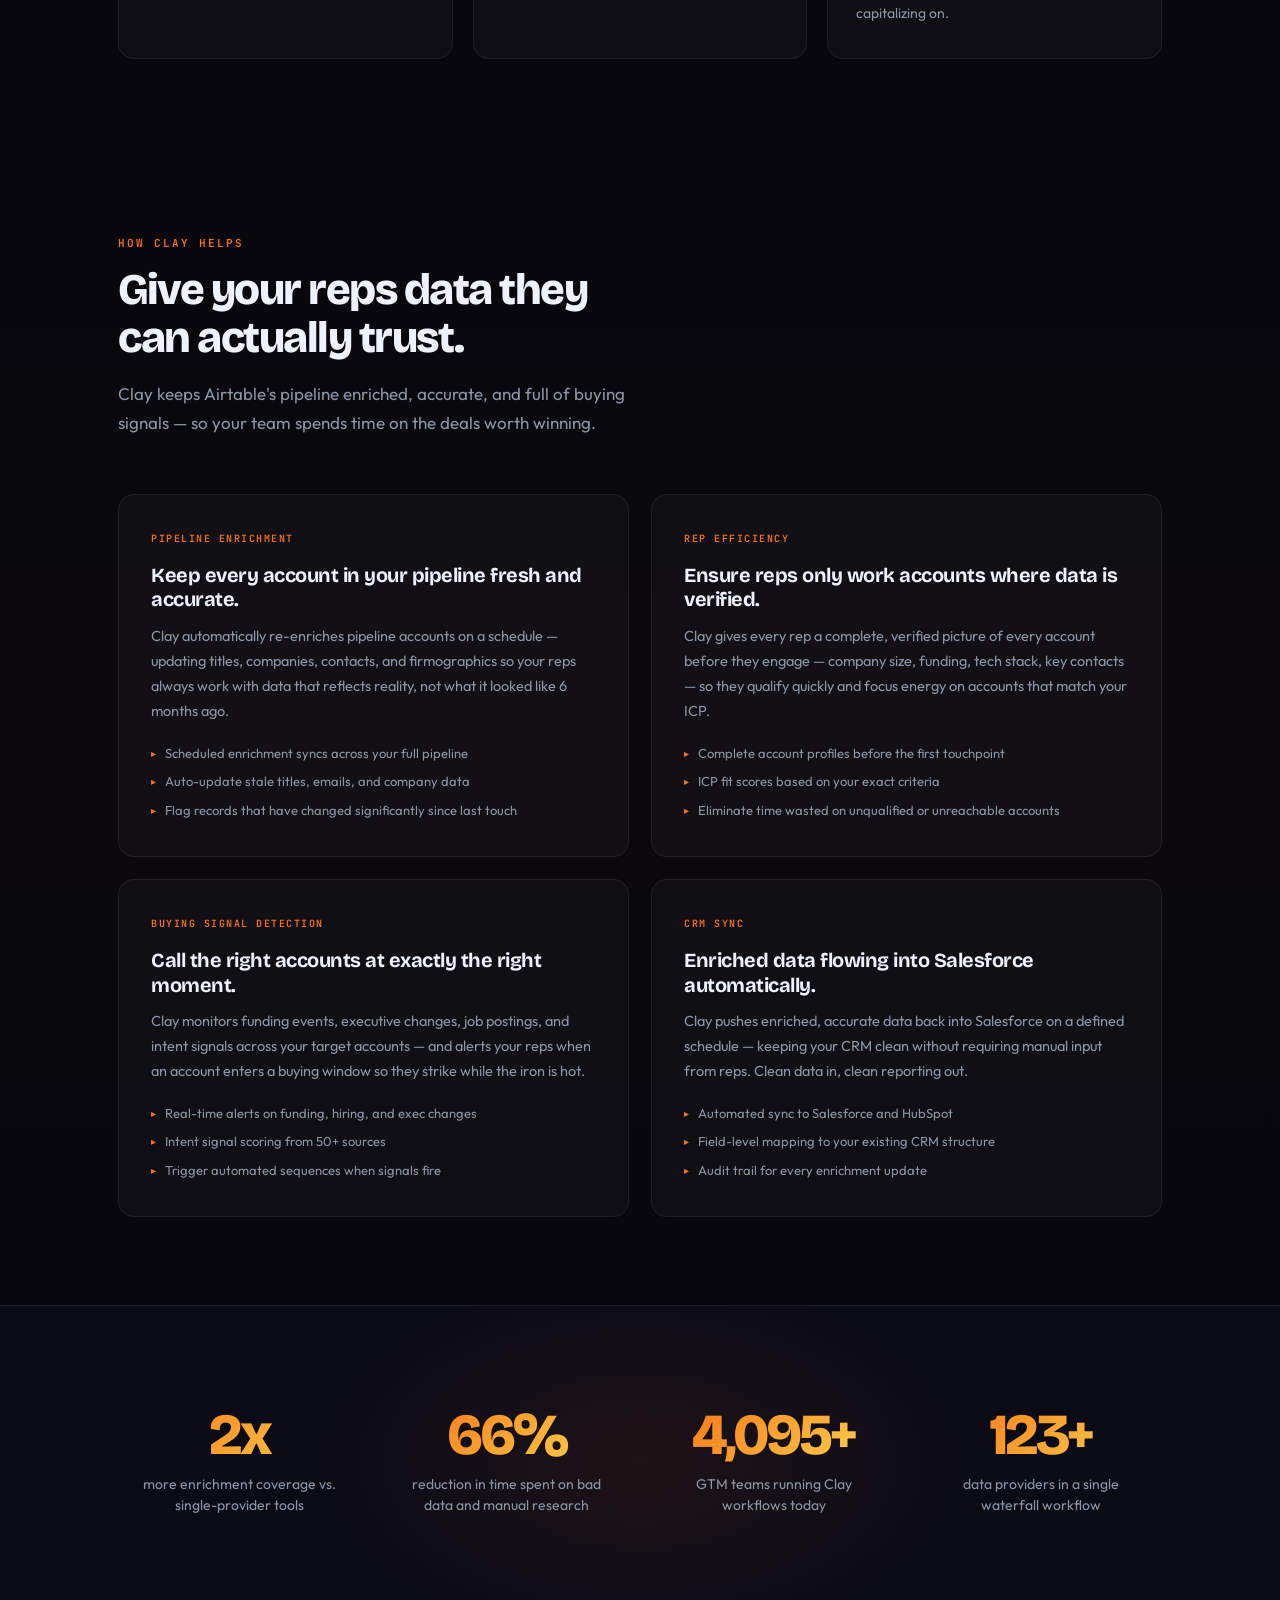
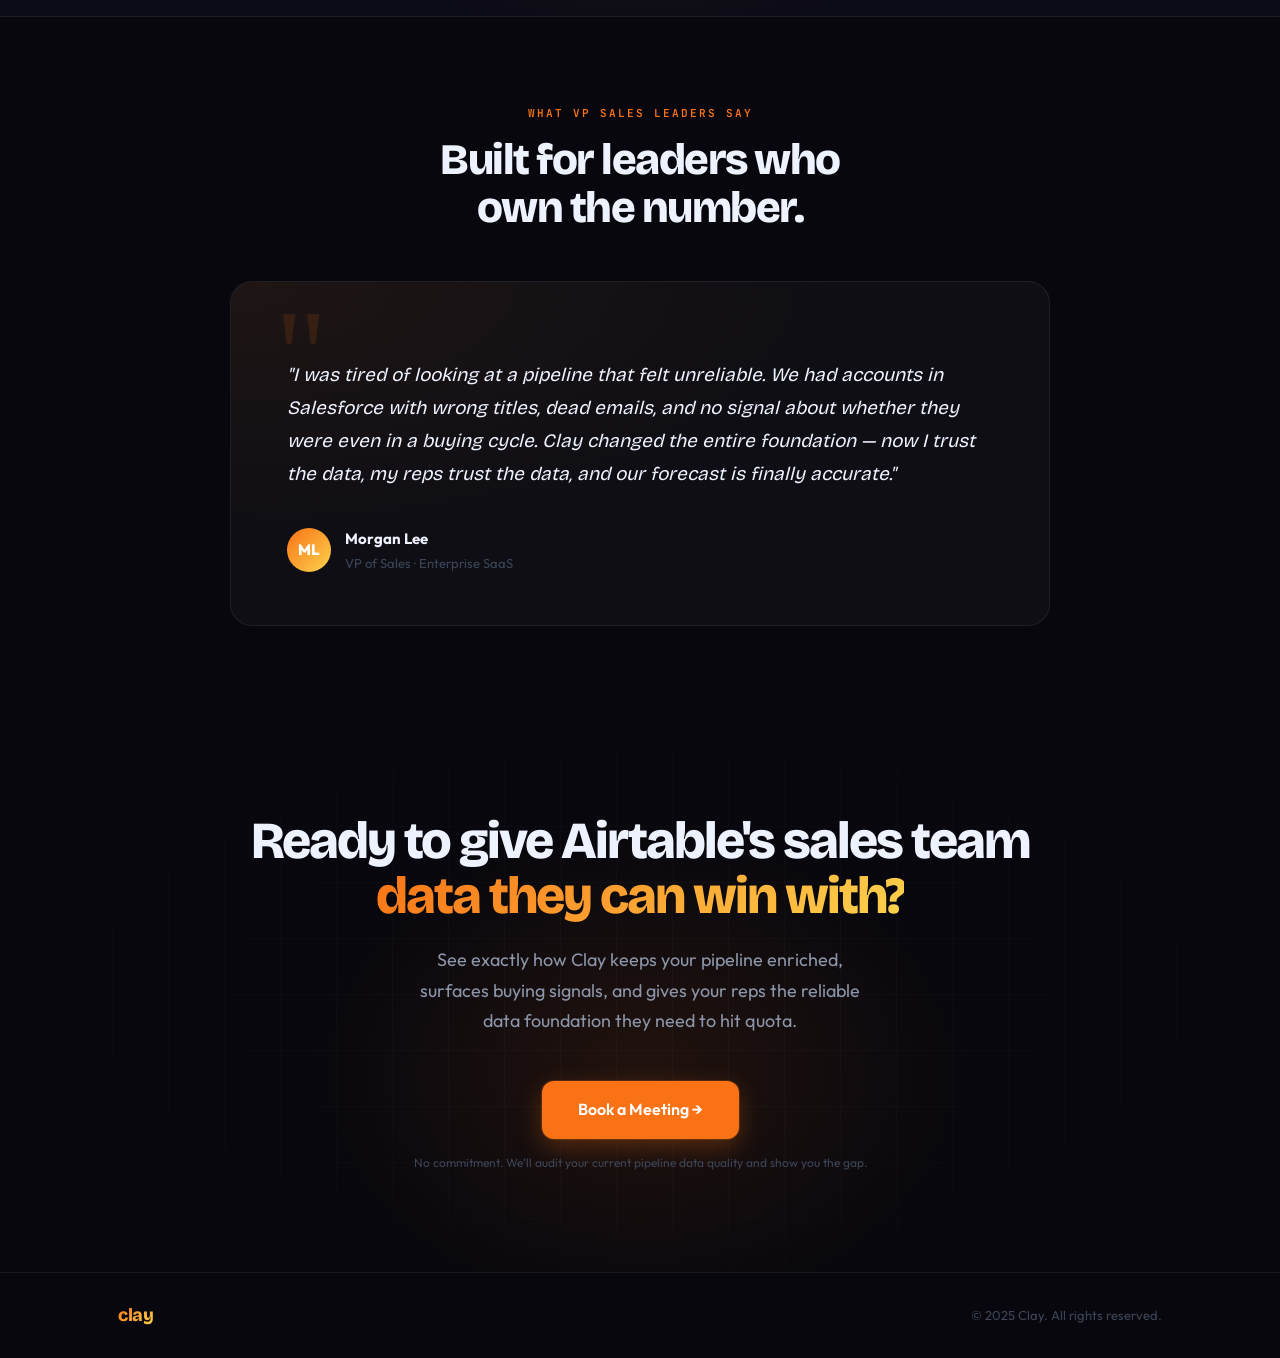
<file: rachel-goldstein-airtable.html>
<!DOCTYPE html>
<html lang="en">
<head>
  <meta charset="UTF-8" /><meta name="viewport" content="width=device-width, initial-scale=1.0" />
  <title>Clay × Airtable — For Rachel Goldstein</title>
  <link rel="preconnect" href="https://fonts.googleapis.com" /><link rel="preconnect" href="https://fonts.gstatic.com" crossorigin />
  <link href="https://fonts.googleapis.com/css2?family=Bricolage+Grotesque:opsz,wght@12..96,300;12..96,400;12..96,500;12..96,600;12..96,700;12..96,800&family=Outfit:wght@300;400;500;600;700&family=JetBrains+Mono:wght@400;600;700&display=swap" rel="stylesheet" />
  <style>
  *,*::before,*::after{box-sizing:border-box;margin:0;padding:0;}
  :root{--bg:#07070D;--bg-2:#0B0B16;--surface:rgba(255,255,255,0.03);--border:rgba(255,255,255,0.07);--bd-hot:rgba(249,115,22,0.28);--orange:#F97316;--orange-2:#FB923C;--amber:#FCD34D;--text:#EEF2FF;--text-2:#8B95A8;--text-3:#3C4557;--d:'Bricolage Grotesque',system-ui,sans-serif;--b:'Outfit',system-ui,sans-serif;--m:'JetBrains Mono',monospace;--r:10px;--rl:16px;--rxl:22px;}
  html{scroll-behavior:smooth;}body{font-family:var(--b);background:var(--bg);color:var(--text);overflow-x:hidden;-webkit-font-smoothing:antialiased;line-height:1.6;}
  body::after{content:'';position:fixed;inset:0;background-image:url("data:image/svg+xml,%3Csvg xmlns='http://www.w3.org/2000/svg' width='250' height='250'%3E%3Cfilter id='g'%3E%3CfeTurbulence type='fractalNoise' baseFrequency='0.8' numOctaves='4' stitchTiles='stitch'/%3E%3CfeColorMatrix type='saturate' values='0'/%3E%3C/filter%3E%3Crect width='250' height='250' filter='url(%23g)' opacity='0.04'/%3E%3C/svg%3E");pointer-events:none;z-index:9999;opacity:0.45;}
  .container{max-width:1100px;margin:0 auto;padding:0 28px;}.accent{background:linear-gradient(135deg,var(--orange) 0%,var(--amber) 100%);-webkit-background-clip:text;-webkit-text-fill-color:transparent;background-clip:text;}
  .r{opacity:0;transform:translateY(22px);transition:opacity 0.72s cubic-bezier(.16,1,.3,1),transform 0.72s cubic-bezier(.16,1,.3,1);}.r.in{opacity:1;transform:translateY(0);}.d1{transition-delay:0.08s;}.d2{transition-delay:0.16s;}.d3{transition-delay:0.24s;}.d4{transition-delay:0.32s;}
  .btn{display:inline-flex;align-items:center;gap:8px;padding:13px 26px;border-radius:var(--r);font-family:var(--b);font-size:14px;font-weight:600;text-decoration:none;cursor:pointer;border:none;transition:all 0.22s ease;white-space:nowrap;}
  .btn-primary{background:var(--orange);color:#fff;box-shadow:0 0 0 1px rgba(249,115,22,.2),0 8px 24px rgba(249,115,22,.28);}.btn-primary:hover{background:var(--orange-2);transform:translateY(-2px);box-shadow:0 0 0 1px rgba(249,115,22,.35),0 14px 36px rgba(249,115,22,.42);}
  .btn-ghost{background:transparent;color:var(--text-2);border:1px solid var(--border);}.btn-ghost:hover{border-color:rgba(249,115,22,.25);color:var(--text);background:rgba(249,115,22,.05);}.btn-lg{padding:16px 36px;font-size:16px;border-radius:12px;}
  .nav{position:sticky;top:0;z-index:500;border-bottom:1px solid var(--border);backdrop-filter:blur(22px);-webkit-backdrop-filter:blur(22px);background:rgba(7,7,13,.88);}
  .nav-wrap{display:flex;align-items:center;justify-content:space-between;height:60px;max-width:1100px;margin:0 auto;padding:0 28px;}
  .nav-logo{font-family:var(--d);font-size:22px;font-weight:800;letter-spacing:-0.5px;background:linear-gradient(135deg,var(--orange) 0%,var(--amber) 100%);-webkit-background-clip:text;-webkit-text-fill-color:transparent;background-clip:text;}
  .hero-section{position:relative;overflow:hidden;padding:96px 0 80px;}
  .hero-glow-a{position:absolute;top:-180px;left:-80px;width:640px;height:640px;border-radius:50%;background:radial-gradient(ellipse,rgba(249,115,22,.08) 0%,transparent 65%);pointer-events:none;}
  .hero-glow-b{position:absolute;bottom:-120px;right:-60px;width:520px;height:520px;border-radius:50%;background:radial-gradient(ellipse,rgba(99,102,241,.06) 0%,transparent 65%);pointer-events:none;}
  .hero-dots{position:absolute;inset:0;pointer-events:none;background-image:radial-gradient(circle,rgba(255,255,255,.075) 1px,transparent 1px);background-size:30px 30px;-webkit-mask-image:radial-gradient(ellipse 80% 80% at 50% 40%,black 30%,transparent 100%);mask-image:radial-gradient(ellipse 80% 80% at 50% 40%,black 30%,transparent 100%);}
  .hero-inner{display:grid;grid-template-columns:1fr 1fr;gap:56px;align-items:center;position:relative;z-index:2;}
  .hero-badge{display:inline-flex;align-items:center;gap:8px;padding:5px 14px 5px 10px;border-radius:100px;border:1px solid rgba(249,115,22,.22);background:rgba(249,115,22,.07);font-size:12px;font-weight:600;color:var(--orange-2);margin-bottom:28px;letter-spacing:.2px;}
  .badge-dot{width:6px;height:6px;border-radius:50%;background:var(--orange);flex-shrink:0;box-shadow:0 0 6px var(--orange);animation:blink 2s ease-in-out infinite;}
  @keyframes blink{0%,100%{opacity:1;transform:scale(1);}50%{opacity:.4;transform:scale(.75);}}
  .hero-h1{font-family:var(--d);font-size:clamp(34px,4.2vw,56px);font-weight:800;line-height:1.06;letter-spacing:-2px;margin-bottom:22px;}
  .hero-sub{font-size:17px;color:var(--text-2);max-width:470px;line-height:1.78;margin-bottom:40px;font-weight:400;}
  .hero-actions{display:flex;gap:12px;flex-wrap:wrap;margin-bottom:20px;}
  .hero-trust{font-size:12px;color:var(--text-3);font-weight:500;display:flex;align-items:center;gap:8px;}
  .hero-trust::before{content:'';display:block;width:22px;height:1px;background:var(--text-3);}
  .pipeline-card{width:100%;max-width:420px;background:rgba(255,255,255,.025);border:1px solid var(--border);border-radius:var(--rxl);padding:26px;box-shadow:0 28px 72px rgba(0,0,0,.55),inset 0 1px 0 rgba(255,255,255,.06);position:relative;overflow:hidden;}
  .pipeline-card::before{content:'';position:absolute;inset:0;border-radius:inherit;background:radial-gradient(ellipse at top,rgba(249,115,22,.07) 0%,transparent 55%);pointer-events:none;}
  .pc-head{display:flex;align-items:center;justify-content:space-between;padding-bottom:16px;margin-bottom:16px;border-bottom:1px solid var(--border);}
  .pc-title{font-family:var(--m);font-size:10px;color:var(--text-3);text-transform:uppercase;letter-spacing:.6px;}
  .pc-badge{font-family:var(--m);font-size:10px;color:#4ade80;background:rgba(74,222,128,.1);border:1px solid rgba(74,222,128,.2);padding:3px 8px;border-radius:4px;}
  .pc-row{display:flex;align-items:center;justify-content:space-between;padding:10px 12px;border-radius:8px;background:rgba(255,255,255,.025);border:1px solid rgba(255,255,255,.05);margin-bottom:7px;}
  .pc-row:last-of-type{margin-bottom:0;}.pc-row-l{display:flex;align-items:center;gap:10px;}
  .pc-ico{width:28px;height:28px;border-radius:6px;background:var(--border);display:flex;align-items:center;justify-content:center;font-size:13px;flex-shrink:0;}
  .pc-name{font-size:13px;font-weight:600;color:var(--text);}.pc-hint{font-size:11px;color:var(--text-3);margin-top:1px;}
  .pc-val{font-family:var(--m);font-size:12px;font-weight:700;color:var(--orange-2);}
  .pc-row-hl{border-color:rgba(249,115,22,.25);background:rgba(249,115,22,.06);}.pc-row-hl .pc-ico{background:rgba(249,115,22,.12);border:1px solid rgba(249,115,22,.25);}.pc-row-hl .pc-name{color:var(--orange-2);}.pc-row-hl .pc-val{font-size:15px;}
  .pc-foot{margin-top:18px;padding-top:14px;border-top:1px solid var(--border);display:flex;align-items:center;justify-content:space-between;}
  .pc-foot-label{font-size:12px;color:var(--text-3);}.pc-foot-val{font-family:var(--d);font-size:22px;font-weight:800;letter-spacing:-1px;background:linear-gradient(135deg,var(--orange) 0%,var(--amber) 100%);-webkit-background-clip:text;-webkit-text-fill-color:transparent;background-clip:text;}
  .logos-strip{border-top:1px solid var(--border);border-bottom:1px solid var(--border);background:rgba(255,255,255,.01);padding:30px 0;overflow:hidden;}
  .logos-label{text-align:center;font-size:11px;font-weight:600;color:var(--text-3);text-transform:uppercase;letter-spacing:1.5px;margin-bottom:22px;}
  .marquee{overflow:hidden;}.marquee-track{display:flex;gap:60px;animation:scroll 26s linear infinite;width:max-content;}.marquee:hover .marquee-track{animation-play-state:paused;}
  @keyframes scroll{from{transform:translateX(0);}to{transform:translateX(-50%);}}
  .logo-name{font-family:var(--d);font-size:15px;font-weight:700;color:var(--text-3);letter-spacing:-.3px;white-space:nowrap;transition:color .2s;}.logo-name:hover{color:var(--text-2);}
  .section{padding:88px 0;}.sec-label{font-family:var(--m);font-size:11px;font-weight:600;text-transform:uppercase;letter-spacing:2px;color:var(--orange);margin-bottom:14px;display:block;}
  .sec-h2{font-family:var(--d);font-size:clamp(28px,3.4vw,44px);font-weight:800;letter-spacing:-1.5px;line-height:1.1;margin-bottom:16px;}
  .sec-p{font-size:17px;color:var(--text-2);max-width:520px;line-height:1.75;}.sec-head{margin-bottom:56px;}
  .pain-grid{display:grid;grid-template-columns:repeat(3,1fr);gap:20px;}
  .pain-card{background:var(--surface);border:1px solid var(--border);border-radius:var(--rl);padding:32px 28px;position:relative;overflow:hidden;transition:border-color .3s,transform .3s,box-shadow .3s;}
  .pain-card:hover{border-color:var(--bd-hot);transform:translateY(-5px);box-shadow:0 24px 56px rgba(0,0,0,.42),0 0 0 1px rgba(249,115,22,.1);}
  .pain-num{position:absolute;top:8px;right:16px;font-family:var(--d);font-size:88px;font-weight:800;line-height:1;letter-spacing:-4px;color:rgba(255,255,255,.028);pointer-events:none;user-select:none;}
  .pain-ico{width:40px;height:40px;border-radius:8px;background:rgba(249,115,22,.08);border:1px solid rgba(249,115,22,.15);display:flex;align-items:center;justify-content:center;font-size:18px;margin-bottom:18px;}
  .pain-card h3{font-family:var(--d);font-size:17px;font-weight:700;letter-spacing:-.3px;margin-bottom:10px;line-height:1.3;}.pain-card p{font-size:14px;color:var(--text-2);line-height:1.7;}
  .features-section{background:linear-gradient(180deg,transparent,rgba(249,115,22,.018) 50%,transparent);padding:88px 0;}
  .feat-grid{display:grid;grid-template-columns:repeat(2,1fr);gap:22px;}
  .feat-card{background:var(--surface);border:1px solid var(--border);border-radius:var(--rl);padding:36px 32px;position:relative;overflow:hidden;transition:all .3s ease;}
  .feat-card::after{content:'';position:absolute;top:0;left:0;right:0;height:2px;background:linear-gradient(90deg,var(--orange),var(--amber));transform:scaleX(0);transform-origin:left;transition:transform .38s ease;}
  .feat-card:hover::after{transform:scaleX(1);}.feat-card:hover{border-color:rgba(249,115,22,.22);transform:translateY(-3px);box-shadow:0 28px 56px rgba(0,0,0,.32);}
  .feat-tag{font-family:var(--m);font-size:10px;font-weight:600;text-transform:uppercase;letter-spacing:1.5px;color:var(--orange);margin-bottom:16px;display:block;}
  .feat-card h3{font-family:var(--d);font-size:20px;font-weight:700;letter-spacing:-.5px;line-height:1.22;margin-bottom:12px;}
  .feat-card>p{font-size:14.5px;color:var(--text-2);line-height:1.72;margin-bottom:20px;}
  .feat-list{list-style:none;display:flex;flex-direction:column;gap:9px;}.feat-list li{font-size:13px;color:var(--text-2);display:flex;align-items:flex-start;gap:9px;line-height:1.5;}.feat-list li::before{content:'▸';color:var(--orange);font-size:10px;flex-shrink:0;margin-top:2px;}
  .stats-section{padding:80px 0;position:relative;overflow:hidden;border-top:1px solid var(--border);border-bottom:1px solid var(--border);background:var(--bg-2);}
  .stats-section::before{content:'';position:absolute;top:50%;left:50%;transform:translate(-50%,-50%);width:700px;height:400px;background:radial-gradient(ellipse,rgba(249,115,22,.08) 0%,transparent 65%);pointer-events:none;}
  .stats-grid{display:grid;grid-template-columns:repeat(4,1fr);gap:24px;position:relative;z-index:2;}.stat-item{text-align:center;padding:20px;}
  .stat-number{font-family:var(--d);font-size:58px;font-weight:800;letter-spacing:-3px;line-height:1;display:block;background:linear-gradient(135deg,var(--orange) 0%,var(--amber) 100%);-webkit-background-clip:text;-webkit-text-fill-color:transparent;background-clip:text;margin-bottom:10px;}
  .stat-desc{font-size:14px;color:var(--text-2);line-height:1.5;}
  .testimonial-section{padding:88px 0;}
  .t-card{max-width:820px;margin:0 auto;background:var(--surface);border:1px solid var(--border);border-radius:var(--rxl);padding:52px 56px;position:relative;overflow:hidden;}
  .t-card::before{content:'';position:absolute;inset:0;background:radial-gradient(ellipse at top left,rgba(249,115,22,.07) 0%,transparent 55%);pointer-events:none;}
  .t-qmark{font-family:Georgia,serif;font-size:128px;line-height:.7;color:var(--orange);opacity:.12;position:absolute;top:28px;left:44px;pointer-events:none;}
  .t-text{font-family:var(--d);font-size:19px;line-height:1.75;font-style:italic;color:var(--text);padding-top:24px;margin-bottom:36px;position:relative;}
  .t-author{display:flex;align-items:center;gap:14px;}.t-avatar{width:44px;height:44px;border-radius:50%;flex-shrink:0;background:linear-gradient(135deg,var(--orange) 0%,var(--amber) 100%);display:flex;align-items:center;justify-content:center;font-weight:800;font-size:15px;color:white;}
  .t-name{font-weight:700;font-size:15px;margin-bottom:2px;}.t-title{font-size:13px;color:var(--text-3);}
  .cta-section{padding:100px 0;text-align:center;position:relative;overflow:hidden;}
  .cta-glow{position:absolute;bottom:-100px;left:50%;transform:translateX(-50%);width:800px;height:600px;background:radial-gradient(ellipse,rgba(249,115,22,.11) 0%,transparent 60%);pointer-events:none;}
  .cta-grid{position:absolute;inset:0;background-image:repeating-linear-gradient(rgba(255,255,255,.025) 0px,rgba(255,255,255,.025) 1px,transparent 1px,transparent 56px),repeating-linear-gradient(90deg,rgba(255,255,255,.025) 0px,rgba(255,255,255,.025) 1px,transparent 1px,transparent 56px);-webkit-mask-image:radial-gradient(ellipse 80% 80% at 50% 50%,black 20%,transparent 100%);mask-image:radial-gradient(ellipse 80% 80% at 50% 50%,black 20%,transparent 100%);pointer-events:none;}
  .cta-section h2{font-family:var(--d);font-size:clamp(30px,4.4vw,52px);font-weight:800;letter-spacing:-2px;line-height:1.06;margin-bottom:20px;position:relative;}
  .cta-section>.container>p{font-size:18px;color:var(--text-2);max-width:460px;margin:0 auto 44px;line-height:1.72;position:relative;}
  .cta-actions{position:relative;}.cta-note{margin-top:14px;font-size:12px;color:var(--text-3);}
  .site-footer{border-top:1px solid var(--border);padding:28px 0;}
  .footer-inner{max-width:1100px;margin:0 auto;padding:0 28px;display:flex;align-items:center;justify-content:space-between;flex-wrap:wrap;gap:12px;}
  .footer-logo{font-family:var(--d);font-size:18px;font-weight:800;letter-spacing:-.5px;background:linear-gradient(135deg,var(--orange) 0%,var(--amber) 100%);-webkit-background-clip:text;-webkit-text-fill-color:transparent;background-clip:text;}
  .footer-copy{font-size:13px;color:var(--text-3);}
  @media(max-width:900px){.hero-inner{grid-template-columns:1fr;}.pipeline-visual{display:none;}.pain-grid{grid-template-columns:1fr;}.feat-grid{grid-template-columns:1fr;}.stats-grid{grid-template-columns:repeat(2,1fr);gap:20px;}}
  @media(max-width:640px){.hero-h1{letter-spacing:-1.5px;}.t-card{padding:36px 28px;}.t-qmark{font-size:80px;}.cta-section{padding:72px 0;}.stats-grid{grid-template-columns:repeat(2,1fr);}.stat-number{font-size:44px;}.section{padding:64px 0;}}
  </style>
</head>
<body>
<nav class="nav"><div class="nav-wrap"><span class="nav-logo">clay</span><a href="https://clay.com/demo" class="btn btn-primary">Book a Meeting</a></div></nav>
<section class="hero-section">
  <div class="hero-glow-a"></div><div class="hero-glow-b"></div><div class="hero-dots"></div>
  <div class="container"><div class="hero-inner">
    <div class="hero-copy">
      <div class="hero-badge r"><span class="badge-dot"></span>Personalized for Rachel Goldstein · VP of Sales, Airtable</div>
      <h1 class="hero-h1 r d1">Rachel, bad data is costing<br />Airtable's reps <span class="accent">real pipeline.</span></h1>
      <p class="hero-sub r d2">You own the number. But when 43% of your pipeline data is stale or incomplete, your reps waste cycles chasing dead-end leads, miss timing signals, and can't prioritize effectively. Clay keeps your pipeline data clean and your reps focused on what converts.</p>
      <div class="hero-actions r d3"><a href="https://clay.com/demo" class="btn btn-primary btn-lg">Book a Meeting &rarr;</a><a href="https://clay.com" class="btn btn-ghost btn-lg">See How It Works</a></div>
      <p class="hero-trust r d4">Trusted by 5,000+ revenue teams including OpenAI, Ramp, and Notion</p>
    </div>
    <div class="pipeline-visual r d2">
      <div class="pipeline-card">
        <div class="pc-head"><span class="pc-title">pipeline quality · airtable-accounts.csv</span><span class="pc-badge">● Syncing</span></div>
        <div class="pc-row"><div class="pc-row-l"><div class="pc-ico">⚠️</div><div><div class="pc-name">Stale data in pipeline</div><div class="pc-hint">Before Clay</div></div></div><span class="pc-val">43%</span></div>
        <div class="pc-row"><div class="pc-row-l"><div class="pc-ico">🔄</div><div><div class="pc-name">After Clay hygiene</div><div class="pc-hint">Auto-enriched weekly</div></div></div><span class="pc-val">6% stale</span></div>
        <div class="pc-row"><div class="pc-row-l"><div class="pc-ico">⏳</div><div><div class="pc-name">Rep hours on bad leads</div><div class="pc-hint">Saved per month</div></div></div><span class="pc-val">280 hrs</span></div>
        <div class="pc-row pc-row-hl"><div class="pc-row-l"><div class="pc-ico">✓</div><div><div class="pc-name">Data accuracy</div><div class="pc-hint">vs. 57% before</div></div></div><span class="pc-val">94%</span></div>
        <div class="pc-foot"><span class="pc-foot-label">Pipeline conversion lift</span><span class="pc-foot-val">+28%</span></div>
      </div>
    </div>
  </div></div>
</section>
<div class="logos-strip"><p class="logos-label">Trusted by the world's best GTM teams</p><div class="marquee"><div class="marquee-track"><span class="logo-name">OpenAI</span><span class="logo-name">Anthropic</span><span class="logo-name">Ramp</span><span class="logo-name">Rippling</span><span class="logo-name">Vanta</span><span class="logo-name">Notion</span><span class="logo-name">Intercom</span><span class="logo-name">Canva</span><span class="logo-name">Figma</span><span class="logo-name">Brex</span><span class="logo-name">OpenAI</span><span class="logo-name">Anthropic</span><span class="logo-name">Ramp</span><span class="logo-name">Rippling</span><span class="logo-name">Vanta</span><span class="logo-name">Notion</span><span class="logo-name">Intercom</span><span class="logo-name">Canva</span><span class="logo-name">Figma</span><span class="logo-name">Brex</span></div></div></div>
<section class="section"><div class="container">
  <div class="sec-head r"><span class="sec-label">The Problem</span><h2 class="sec-h2">Your quota depends on data<br />you can't fully trust.</h2><p class="sec-p">Every deal that slips, every rep cycle wasted, every missed timing signal — they all trace back to the same root cause: the underlying data your sales team operates on isn't reliable.</p></div>
  <div class="pain-grid">
    <div class="pain-card r d1"><span class="pain-num">01</span><div class="pain-ico">🎯</div><h3>Reps are wasting cycles on leads that won't convert</h3><p>Without reliable enrichment data, your reps can't effectively qualify or prioritize. They spend the same energy on a 10-person startup as a 500-person company that's actually in your ICP — and quota suffers.</p></div>
    <div class="pain-card r d2"><span class="pain-num">02</span><div class="pain-ico">📊</div><h3>Your pipeline forecast is only as good as your data</h3><p>Stale job titles, incorrect company sizes, and outdated contacts make your pipeline reporting unreliable. When you present to leadership, you're working with numbers that don't reflect the actual opportunity.</p></div>
    <div class="pain-card r d3"><span class="pain-num">03</span><div class="pain-ico">⏰</div><h3>You're missing deals that are ready to close right now</h3><p>Funding events, exec changes, product launches — these are your best buying signals. Without real-time intent data, your reps reach out to accounts at the wrong time and miss windows that competitors are capitalizing on.</p></div>
  </div>
</div></section>
<section class="features-section"><div class="container">
  <div class="sec-head r"><span class="sec-label">How Clay Helps</span><h2 class="sec-h2">Give your reps data they<br />can actually trust.</h2><p class="sec-p">Clay keeps Airtable's pipeline enriched, accurate, and full of buying signals — so your team spends time on the deals worth winning.</p></div>
  <div class="feat-grid">
    <div class="feat-card r d1"><span class="feat-tag">Pipeline Enrichment</span><h3>Keep every account in your pipeline fresh and accurate.</h3><p>Clay automatically re-enriches pipeline accounts on a schedule — updating titles, companies, contacts, and firmographics so your reps always work with data that reflects reality, not what it looked like 6 months ago.</p><ul class="feat-list"><li>Scheduled enrichment syncs across your full pipeline</li><li>Auto-update stale titles, emails, and company data</li><li>Flag records that have changed significantly since last touch</li></ul></div>
    <div class="feat-card r d2"><span class="feat-tag">Rep Efficiency</span><h3>Ensure reps only work accounts where data is verified.</h3><p>Clay gives every rep a complete, verified picture of every account before they engage — company size, funding, tech stack, key contacts — so they qualify quickly and focus energy on accounts that match your ICP.</p><ul class="feat-list"><li>Complete account profiles before the first touchpoint</li><li>ICP fit scores based on your exact criteria</li><li>Eliminate time wasted on unqualified or unreachable accounts</li></ul></div>
    <div class="feat-card r d3"><span class="feat-tag">Buying Signal Detection</span><h3>Call the right accounts at exactly the right moment.</h3><p>Clay monitors funding events, executive changes, job postings, and intent signals across your target accounts — and alerts your reps when an account enters a buying window so they strike while the iron is hot.</p><ul class="feat-list"><li>Real-time alerts on funding, hiring, and exec changes</li><li>Intent signal scoring from 50+ sources</li><li>Trigger automated sequences when signals fire</li></ul></div>
    <div class="feat-card r d4"><span class="feat-tag">CRM Sync</span><h3>Enriched data flowing into Salesforce automatically.</h3><p>Clay pushes enriched, accurate data back into Salesforce on a defined schedule — keeping your CRM clean without requiring manual input from reps. Clean data in, clean reporting out.</p><ul class="feat-list"><li>Automated sync to Salesforce and HubSpot</li><li>Field-level mapping to your existing CRM structure</li><li>Audit trail for every enrichment update</li></ul></div>
  </div>
</div></section>
<section class="stats-section"><div class="container"><div class="stats-grid">
  <div class="stat-item r d1"><span class="stat-number" data-count="3" data-suffix="x">3x</span><p class="stat-desc">more enrichment coverage vs. single-provider tools</p></div>
  <div class="stat-item r d2"><span class="stat-number" data-count="80" data-suffix="%">80%</span><p class="stat-desc">reduction in time spent on bad data and manual research</p></div>
  <div class="stat-item r d3"><span class="stat-number" data-count="5000" data-suffix="+">5,000+</span><p class="stat-desc">GTM teams running Clay workflows today</p></div>
  <div class="stat-item r d4"><span class="stat-number" data-count="150" data-suffix="+">150+</span><p class="stat-desc">data providers in a single waterfall workflow</p></div>
</div></div></section>
<section class="testimonial-section"><div class="container">
  <div class="sec-head r" style="text-align:center;margin-bottom:48px;"><span class="sec-label" style="display:block;text-align:center;">What VP Sales Leaders Say</span><h2 class="sec-h2" style="max-width:480px;margin:0 auto;">Built for leaders who<br />own the number.</h2></div>
  <div class="t-card r"><div class="t-qmark">"</div>
    <p class="t-text">"I was tired of looking at a pipeline that felt unreliable. We had accounts in Salesforce with wrong titles, dead emails, and no signal about whether they were even in a buying cycle. Clay changed the entire foundation — now I trust the data, my reps trust the data, and our forecast is finally accurate."</p>
    <div class="t-author"><div class="t-avatar">ML</div><div><p class="t-name">Morgan Lee</p><p class="t-title">VP of Sales · Enterprise SaaS</p></div></div>
  </div>
</div></section>
<section class="cta-section"><div class="cta-glow"></div><div class="cta-grid"></div><div class="container">
  <h2 class="r">Ready to give Airtable's sales team<br /><span class="accent">data they can win with?</span></h2>
  <p class="r d1">See exactly how Clay keeps your pipeline enriched, surfaces buying signals, and gives your reps the reliable data foundation they need to hit quota.</p>
  <div class="cta-actions r d2"><a href="https://clay.com/demo" class="btn btn-primary btn-lg">Book a Meeting &rarr;</a><p class="cta-note">No commitment. We'll audit your current pipeline data quality and show you the gap.</p></div>
</div></section>
<footer class="site-footer"><div class="footer-inner"><span class="footer-logo">clay</span><p class="footer-copy">© 2025 Clay. All rights reserved.</p></div></footer>
<script>
const ro=new IntersectionObserver(e=>e.forEach(x=>{if(x.isIntersecting){x.target.classList.add('in');ro.unobserve(x.target);}}),{threshold:0.1,rootMargin:'0px 0px -40px 0px'});
document.querySelectorAll('.r').forEach(el=>ro.observe(el));
const co=new IntersectionObserver(e=>e.forEach(x=>{if(!x.isIntersecting)return;const el=x.target,t=parseFloat(el.dataset.count),s=el.dataset.suffix||'',d=1500,st=performance.now(),f=n=>t>=1000?Math.round(n).toLocaleString():Math.round(n).toString(),tick=now=>{const p=Math.min((now-st)/d,1),v=1-Math.pow(1-p,3);el.textContent=f(v*t)+s;if(p<1)requestAnimationFrame(tick);};requestAnimationFrame(tick);co.unobserve(el);}),{threshold:0.5});
document.querySelectorAll('.stat-number[data-count]').forEach(el=>co.observe(el));
</script>
</body>
</html>
</file>
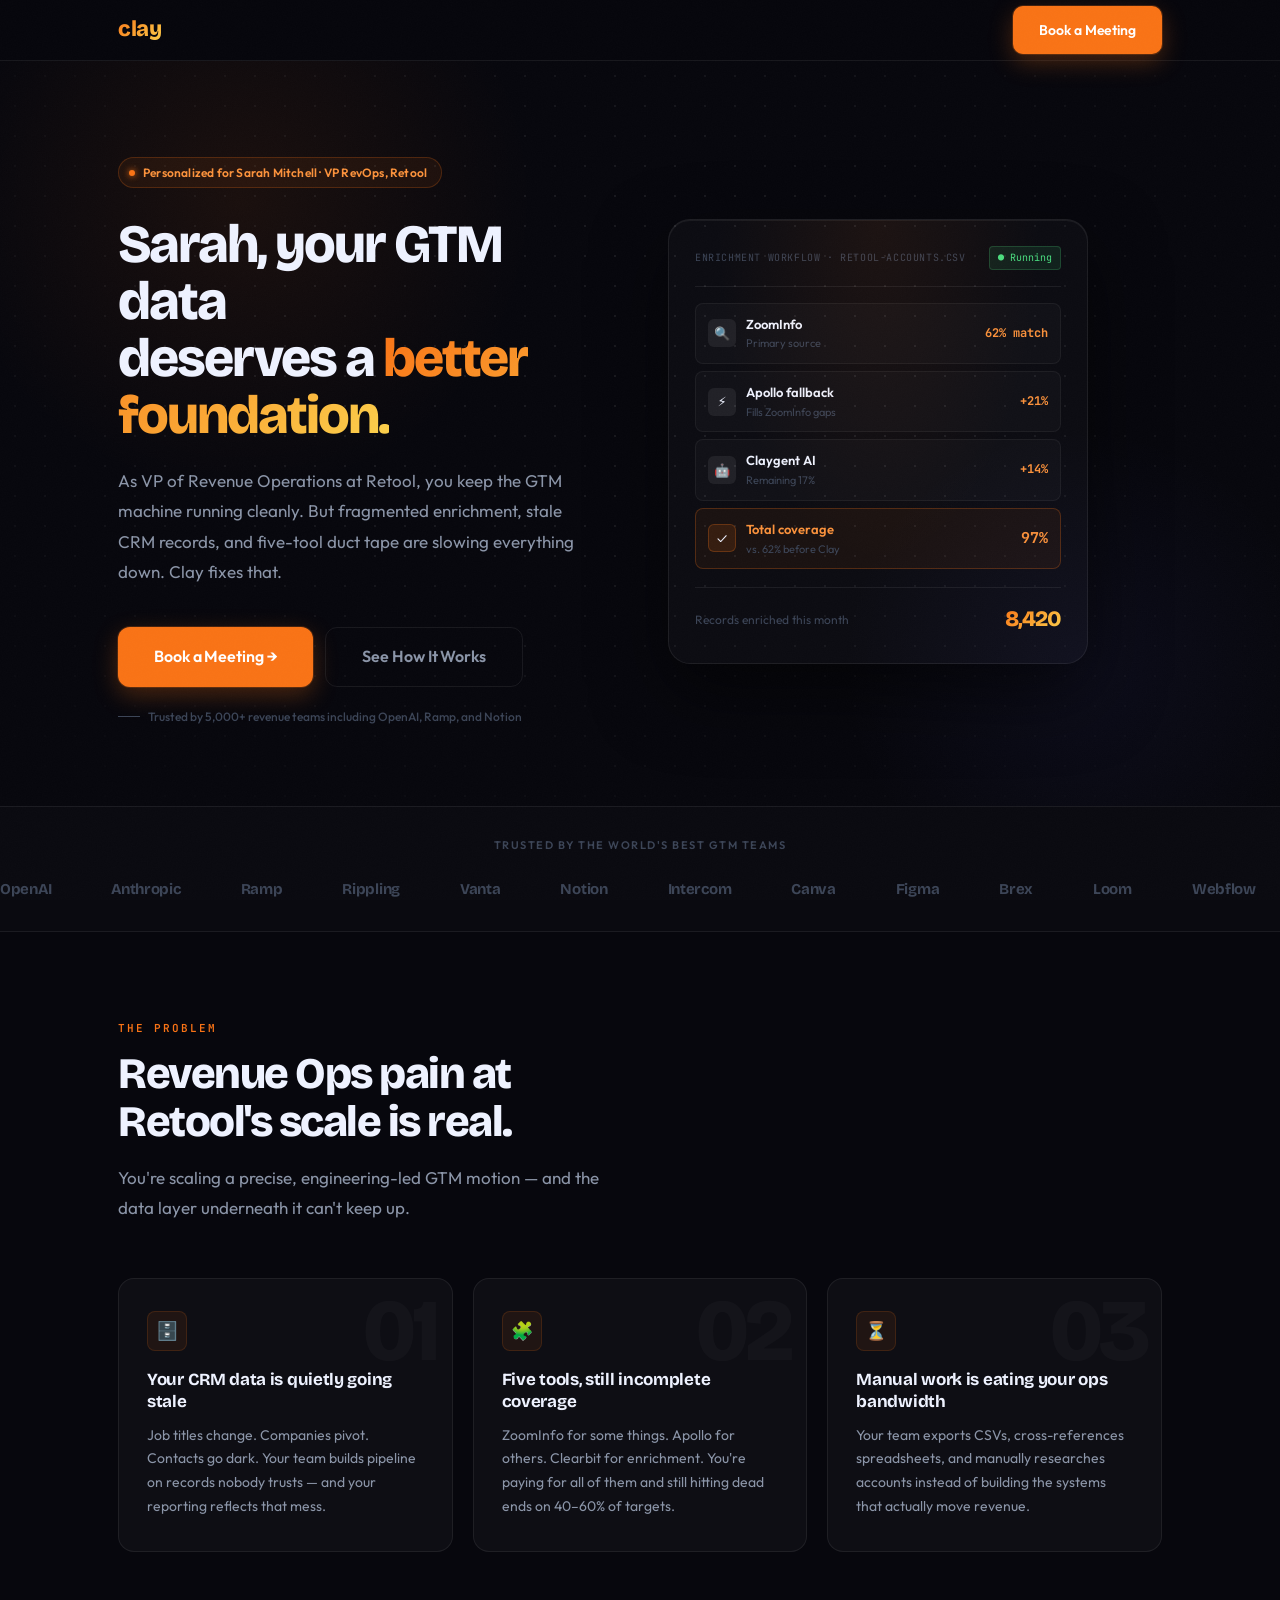
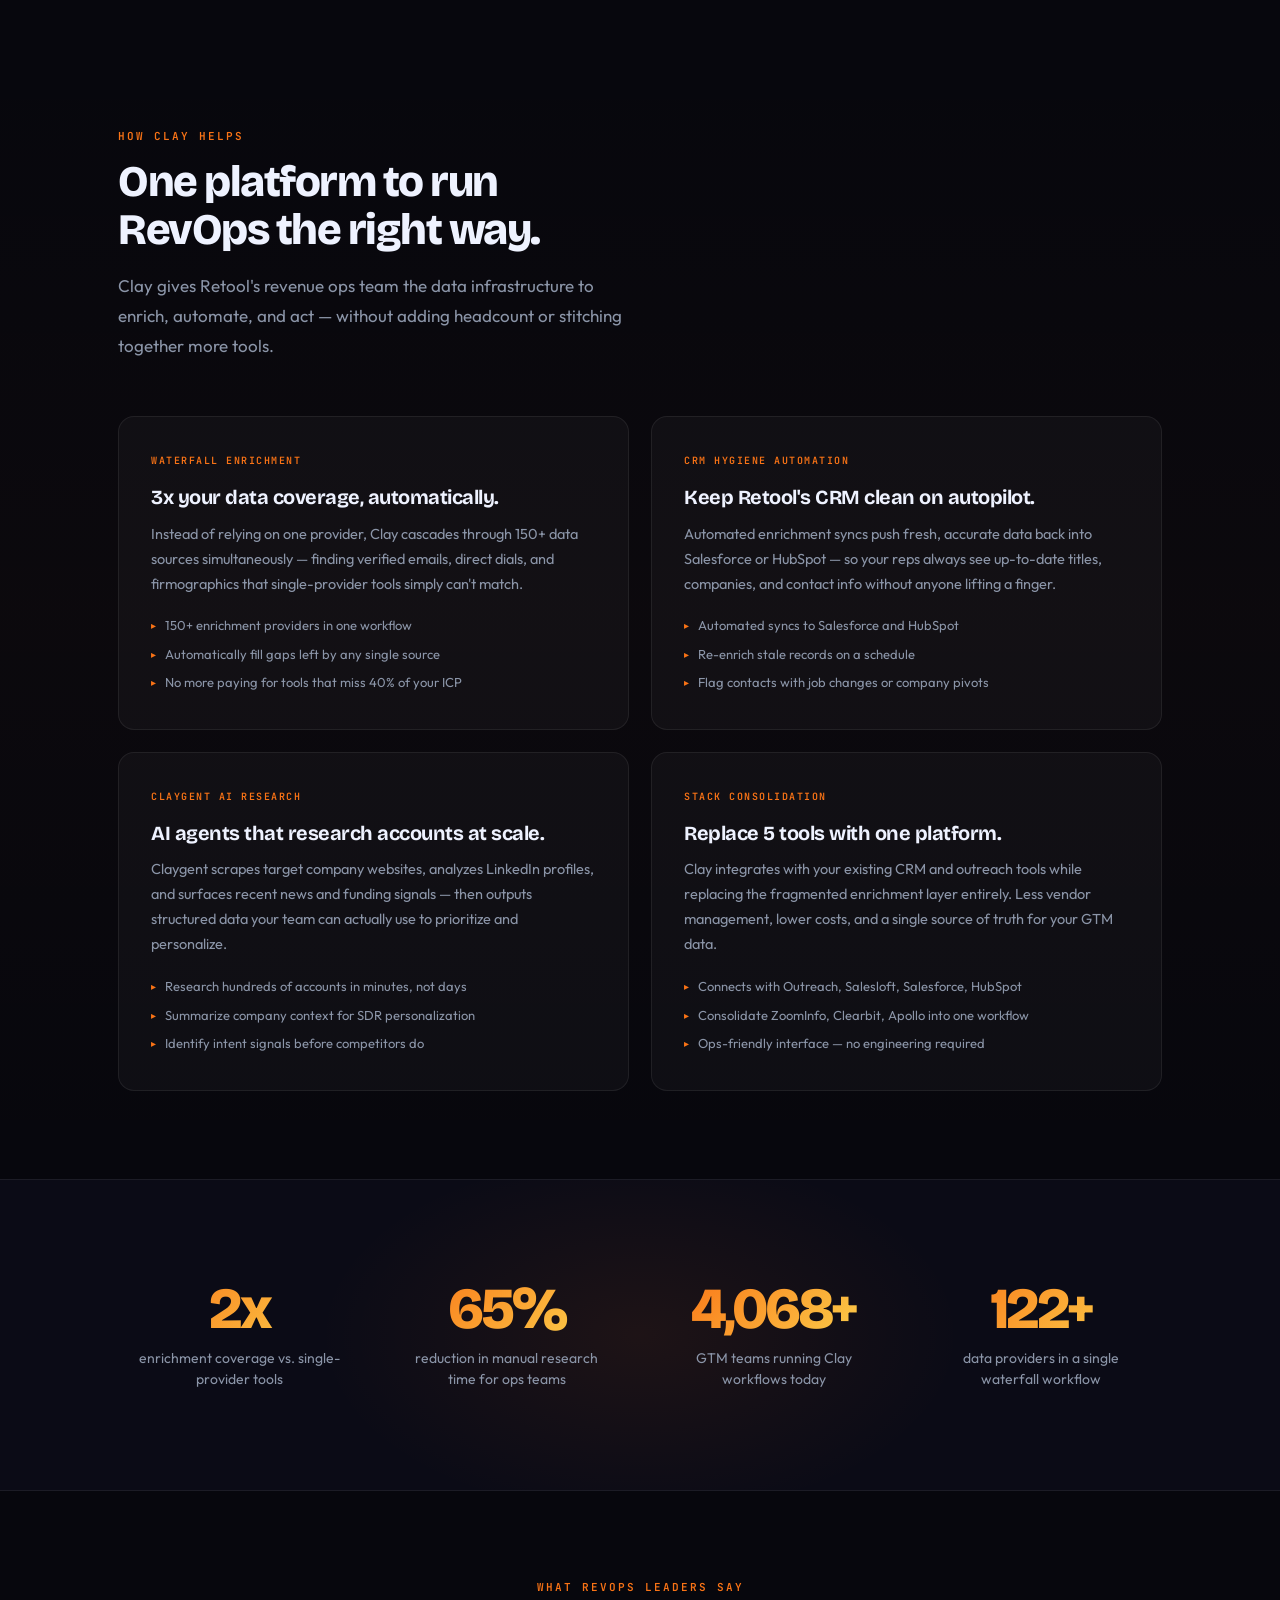
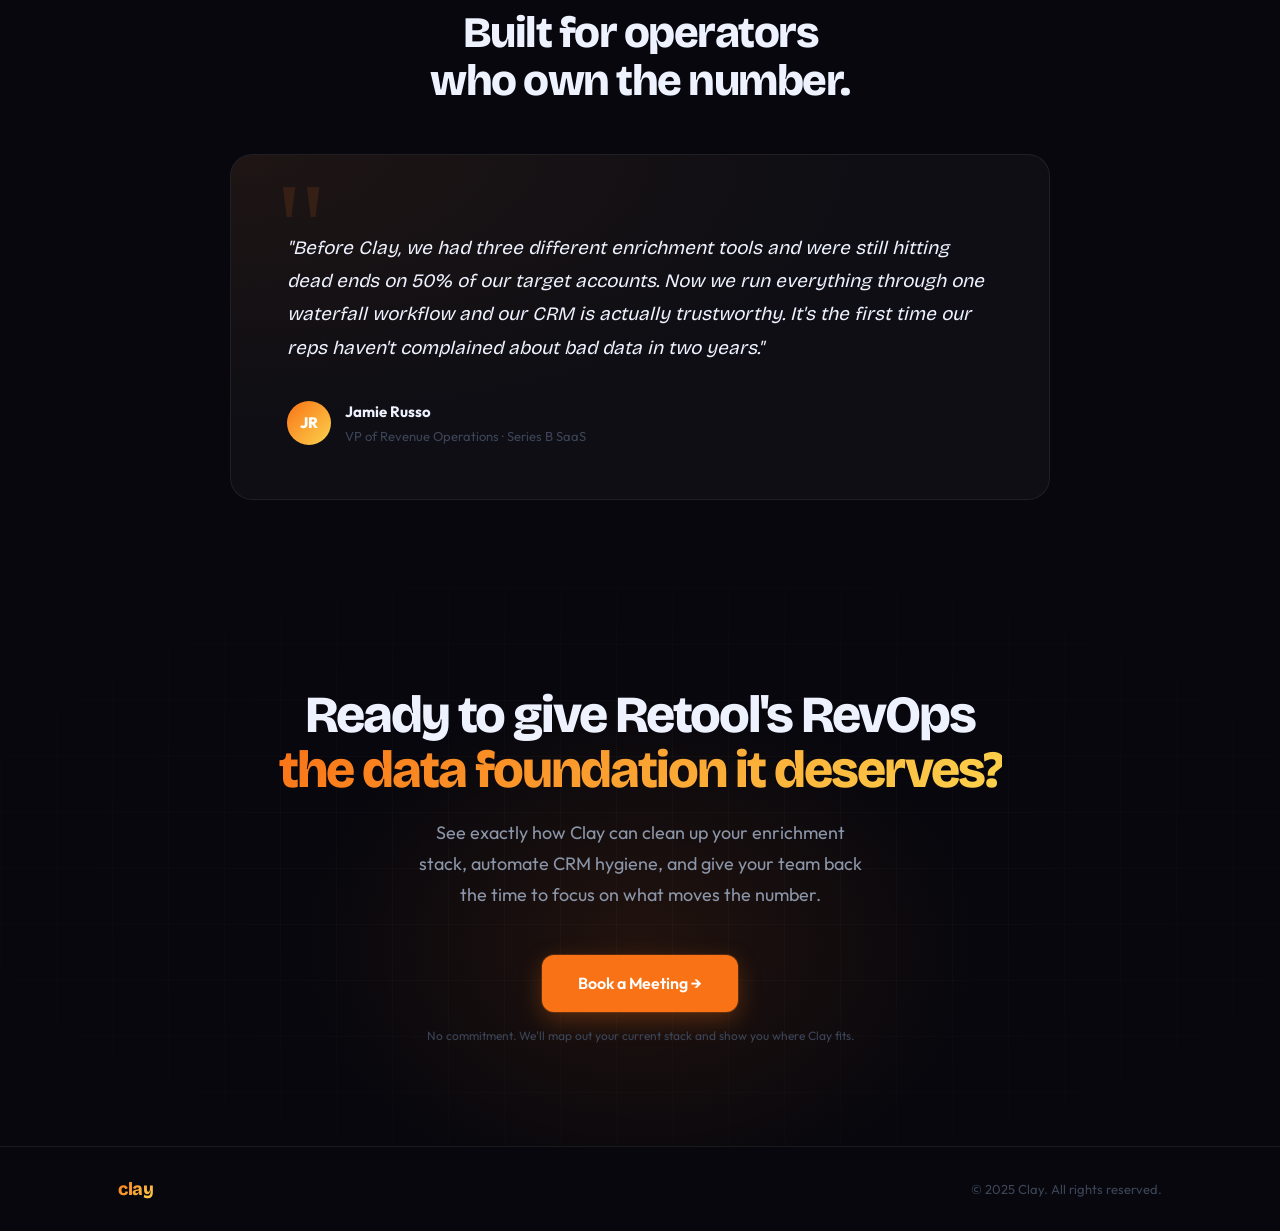
<file: sarah-mitchell-retool.html>
<!DOCTYPE html>
<html lang="en">
<head>
  <meta charset="UTF-8" />
  <meta name="viewport" content="width=device-width, initial-scale=1.0" />
  <title>Clay × Retool — For Sarah Mitchell</title>
  <link rel="preconnect" href="https://fonts.googleapis.com" />
  <link rel="preconnect" href="https://fonts.gstatic.com" crossorigin />
  <link href="https://fonts.googleapis.com/css2?family=Bricolage+Grotesque:opsz,wght@12..96,300;12..96,400;12..96,500;12..96,600;12..96,700;12..96,800&family=Outfit:wght@300;400;500;600;700&family=JetBrains+Mono:wght@400;600;700&display=swap" rel="stylesheet" />

  <style>
  /* ─── RESET ───────────────────────────────────── */
  *, *::before, *::after { box-sizing: border-box; margin: 0; padding: 0; }

  /* ─── TOKENS ──────────────────────────────────── */
  :root {
    --bg:        #07070D;
    --bg-2:      #0B0B16;
    --surface:   rgba(255,255,255,0.03);
    --border:    rgba(255,255,255,0.07);
    --bd-hot:    rgba(249,115,22,0.28);

    --orange:    #F97316;
    --orange-2:  #FB923C;
    --amber:     #FCD34D;

    --text:      #EEF2FF;
    --text-2:    #8B95A8;
    --text-3:    #3C4557;

    --d:  'Bricolage Grotesque', system-ui, sans-serif;
    --b:  'Outfit', system-ui, sans-serif;
    --m:  'JetBrains Mono', monospace;

    --r:   10px;
    --rl:  16px;
    --rxl: 22px;
  }

  html { scroll-behavior: smooth; }

  body {
    font-family: var(--b);
    background: var(--bg);
    color: var(--text);
    overflow-x: hidden;
    -webkit-font-smoothing: antialiased;
    -moz-osx-font-smoothing: grayscale;
    line-height: 1.6;
  }

  /* Film grain overlay */
  body::after {
    content: '';
    position: fixed; inset: 0;
    background-image: url("data:image/svg+xml,%3Csvg xmlns='http://www.w3.org/2000/svg' width='250' height='250'%3E%3Cfilter id='g'%3E%3CfeTurbulence type='fractalNoise' baseFrequency='0.8' numOctaves='4' stitchTiles='stitch'/%3E%3CfeColorMatrix type='saturate' values='0'/%3E%3C/filter%3E%3Crect width='250' height='250' filter='url(%23g)' opacity='0.04'/%3E%3C/svg%3E");
    pointer-events: none; z-index: 9999; opacity: 0.45;
  }

  /* ─── LAYOUT UTILS ───────────────────────────── */
  .container { max-width: 1100px; margin: 0 auto; padding: 0 28px; }

  .accent {
    background: linear-gradient(135deg, var(--orange) 0%, var(--amber) 100%);
    -webkit-background-clip: text;
    -webkit-text-fill-color: transparent;
    background-clip: text;
  }

  /* ─── REVEAL ANIMATIONS ───────────────────────── */
  .r {
    opacity: 0;
    transform: translateY(22px);
    transition: opacity 0.72s cubic-bezier(.16,1,.3,1),
                transform 0.72s cubic-bezier(.16,1,.3,1);
  }
  .r.in    { opacity: 1; transform: translateY(0); }
  .d1 { transition-delay: 0.08s; }
  .d2 { transition-delay: 0.16s; }
  .d3 { transition-delay: 0.24s; }
  .d4 { transition-delay: 0.32s; }

  /* ─── BUTTONS ─────────────────────────────────── */
  .btn {
    display: inline-flex; align-items: center; gap: 8px;
    padding: 13px 26px; border-radius: var(--r);
    font-family: var(--b); font-size: 14px; font-weight: 600;
    text-decoration: none; cursor: pointer; border: none;
    transition: all 0.22s ease; white-space: nowrap;
    letter-spacing: -0.1px;
  }
  .btn-primary {
    background: var(--orange); color: #fff;
    box-shadow: 0 0 0 1px rgba(249,115,22,.2), 0 8px 24px rgba(249,115,22,.28);
  }
  .btn-primary:hover {
    background: var(--orange-2);
    transform: translateY(-2px);
    box-shadow: 0 0 0 1px rgba(249,115,22,.35), 0 14px 36px rgba(249,115,22,.42);
  }
  .btn-ghost {
    background: transparent; color: var(--text-2);
    border: 1px solid var(--border);
  }
  .btn-ghost:hover {
    border-color: rgba(249,115,22,.25); color: var(--text);
    background: rgba(249,115,22,.05);
  }
  .btn-lg { padding: 16px 36px; font-size: 16px; border-radius: 12px; }

  /* ─── NAV ─────────────────────────────────────── */
  .nav {
    position: sticky; top: 0; z-index: 500;
    border-bottom: 1px solid var(--border);
    backdrop-filter: blur(22px); -webkit-backdrop-filter: blur(22px);
    background: rgba(7,7,13,.88);
  }
  .nav-wrap {
    display: flex; align-items: center; justify-content: space-between;
    height: 60px; max-width: 1100px; margin: 0 auto; padding: 0 28px;
  }
  .nav-logo {
    font-family: var(--d); font-size: 22px; font-weight: 800; letter-spacing: -0.5px;
    background: linear-gradient(135deg, var(--orange) 0%, var(--amber) 100%);
    -webkit-background-clip: text; -webkit-text-fill-color: transparent; background-clip: text;
  }

  /* ─── HERO ────────────────────────────────────── */
  .hero-section {
    position: relative; overflow: hidden;
    padding: 96px 0 80px;
  }
  /* Background glows */
  .hero-glow-a {
    position: absolute; top: -180px; left: -80px;
    width: 640px; height: 640px; border-radius: 50%;
    background: radial-gradient(ellipse, rgba(249,115,22,.08) 0%, transparent 65%);
    pointer-events: none;
  }
  .hero-glow-b {
    position: absolute; bottom: -120px; right: -60px;
    width: 520px; height: 520px; border-radius: 50%;
    background: radial-gradient(ellipse, rgba(99,102,241,.06) 0%, transparent 65%);
    pointer-events: none;
  }
  /* Dot-grid texture */
  .hero-dots {
    position: absolute; inset: 0; pointer-events: none;
    background-image: radial-gradient(circle, rgba(255,255,255,.075) 1px, transparent 1px);
    background-size: 30px 30px;
    -webkit-mask-image: radial-gradient(ellipse 80% 80% at 50% 40%, black 30%, transparent 100%);
    mask-image: radial-gradient(ellipse 80% 80% at 50% 40%, black 30%, transparent 100%);
  }

  .hero-inner {
    display: grid; grid-template-columns: 1fr 1fr;
    gap: 56px; align-items: center;
    position: relative; z-index: 2;
  }

  /* Badge */
  .hero-badge {
    display: inline-flex; align-items: center; gap: 8px;
    padding: 5px 14px 5px 10px; border-radius: 100px;
    border: 1px solid rgba(249,115,22,.22);
    background: rgba(249,115,22,.07);
    font-size: 12px; font-weight: 600; color: var(--orange-2);
    margin-bottom: 28px; letter-spacing: .2px;
  }
  .badge-dot {
    width: 6px; height: 6px; border-radius: 50%;
    background: var(--orange); flex-shrink: 0;
    box-shadow: 0 0 6px var(--orange);
    animation: blink 2s ease-in-out infinite;
  }
  @keyframes blink {
    0%,100% { opacity: 1; transform: scale(1); }
    50%      { opacity: .4; transform: scale(.75); }
  }

  .hero-h1 {
    font-family: var(--d);
    font-size: clamp(34px, 4.2vw, 56px);
    font-weight: 800; line-height: 1.06; letter-spacing: -2px;
    margin-bottom: 22px;
  }
  .hero-sub {
    font-size: 17px; color: var(--text-2);
    max-width: 470px; line-height: 1.78; margin-bottom: 40px; font-weight: 400;
  }
  .hero-actions { display: flex; gap: 12px; flex-wrap: wrap; margin-bottom: 20px; }
  .hero-trust {
    font-size: 12px; color: var(--text-3); font-weight: 500;
    display: flex; align-items: center; gap: 8px;
  }
  .hero-trust::before {
    content: ''; display: block; width: 22px; height: 1px; background: var(--text-3);
  }

  /* ── Pipeline art card ── */
  .pipeline-card {
    width: 100%; max-width: 420px;
    background: rgba(255,255,255,.025);
    border: 1px solid var(--border);
    border-radius: var(--rxl); padding: 26px;
    box-shadow: 0 28px 72px rgba(0,0,0,.55), inset 0 1px 0 rgba(255,255,255,.06);
    position: relative; overflow: hidden;
  }
  .pipeline-card::before {
    content: '';
    position: absolute; inset: 0; border-radius: inherit;
    background: radial-gradient(ellipse at top, rgba(249,115,22,.07) 0%, transparent 55%);
    pointer-events: none;
  }
  .pc-head {
    display: flex; align-items: center; justify-content: space-between;
    padding-bottom: 16px; margin-bottom: 16px;
    border-bottom: 1px solid var(--border);
  }
  .pc-title {
    font-family: var(--m); font-size: 10px; color: var(--text-3);
    text-transform: uppercase; letter-spacing: .6px;
  }
  .pc-badge {
    font-family: var(--m); font-size: 10px; color: #4ade80;
    background: rgba(74,222,128,.1); border: 1px solid rgba(74,222,128,.2);
    padding: 3px 8px; border-radius: 4px;
  }
  .pc-row {
    display: flex; align-items: center; justify-content: space-between;
    padding: 10px 12px; border-radius: 8px;
    background: rgba(255,255,255,.025);
    border: 1px solid rgba(255,255,255,.05);
    margin-bottom: 7px; transition: border-color .2s;
  }
  .pc-row:last-of-type { margin-bottom: 0; }
  .pc-row-l { display: flex; align-items: center; gap: 10px; }
  .pc-ico {
    width: 28px; height: 28px; border-radius: 6px;
    background: var(--border); display: flex; align-items: center;
    justify-content: center; font-size: 13px; flex-shrink: 0;
  }
  .pc-name { font-size: 13px; font-weight: 600; color: var(--text); }
  .pc-hint { font-size: 11px; color: var(--text-3); margin-top: 1px; }
  .pc-val  { font-family: var(--m); font-size: 12px; font-weight: 700; color: var(--orange-2); }
  .pc-row-hl { border-color: rgba(249,115,22,.25); background: rgba(249,115,22,.06); }
  .pc-row-hl .pc-ico { background: rgba(249,115,22,.12); border: 1px solid rgba(249,115,22,.25); }
  .pc-row-hl .pc-name { color: var(--orange-2); }
  .pc-row-hl .pc-val  { font-size: 15px; }
  .pc-foot {
    margin-top: 18px; padding-top: 14px;
    border-top: 1px solid var(--border);
    display: flex; align-items: center; justify-content: space-between;
  }
  .pc-foot-label { font-size: 12px; color: var(--text-3); }
  .pc-foot-val {
    font-family: var(--d); font-size: 22px; font-weight: 800; letter-spacing: -1px;
    background: linear-gradient(135deg, var(--orange) 0%, var(--amber) 100%);
    -webkit-background-clip: text; -webkit-text-fill-color: transparent; background-clip: text;
  }

  /* ─── LOGOS MARQUEE ──────────────────────────── */
  .logos-strip {
    border-top: 1px solid var(--border);
    border-bottom: 1px solid var(--border);
    background: rgba(255,255,255,.01);
    padding: 30px 0; overflow: hidden;
  }
  .logos-label {
    text-align: center; font-size: 11px; font-weight: 600;
    color: var(--text-3); text-transform: uppercase;
    letter-spacing: 1.5px; margin-bottom: 22px;
  }
  .marquee { overflow: hidden; }
  .marquee-track {
    display: flex; gap: 60px;
    animation: scroll 26s linear infinite;
    width: max-content;
  }
  .marquee:hover .marquee-track { animation-play-state: paused; }
  @keyframes scroll {
    from { transform: translateX(0); }
    to   { transform: translateX(-50%); }
  }
  .logo-name {
    font-family: var(--d); font-size: 15px; font-weight: 700;
    color: var(--text-3); letter-spacing: -.3px; white-space: nowrap;
    transition: color .2s;
  }
  .logo-name:hover { color: var(--text-2); }

  /* ─── SECTION GLOBALS ────────────────────────── */
  .section { padding: 88px 0; }
  .sec-label {
    font-family: var(--m); font-size: 11px; font-weight: 600;
    text-transform: uppercase; letter-spacing: 2px;
    color: var(--orange); margin-bottom: 14px; display: block;
  }
  .sec-h2 {
    font-family: var(--d);
    font-size: clamp(28px, 3.4vw, 44px);
    font-weight: 800; letter-spacing: -1.5px;
    line-height: 1.1; margin-bottom: 16px;
  }
  .sec-p {
    font-size: 17px; color: var(--text-2);
    max-width: 520px; line-height: 1.75;
  }
  .sec-head { margin-bottom: 56px; }

  /* ─── PAIN CARDS ─────────────────────────────── */
  .pain-grid { display: grid; grid-template-columns: repeat(3,1fr); gap: 20px; }
  .pain-card {
    background: var(--surface);
    border: 1px solid var(--border); border-radius: var(--rl);
    padding: 32px 28px; position: relative; overflow: hidden;
    transition: border-color .3s, transform .3s, box-shadow .3s;
  }
  .pain-card:hover {
    border-color: var(--bd-hot);
    transform: translateY(-5px);
    box-shadow: 0 24px 56px rgba(0,0,0,.42), 0 0 0 1px rgba(249,115,22,.1);
  }
  .pain-num {
    position: absolute; top: 8px; right: 16px;
    font-family: var(--d); font-size: 88px; font-weight: 800;
    line-height: 1; letter-spacing: -4px;
    color: rgba(255,255,255,.028); pointer-events: none;
    user-select: none;
  }
  .pain-ico {
    width: 40px; height: 40px; border-radius: 8px;
    background: rgba(249,115,22,.08); border: 1px solid rgba(249,115,22,.15);
    display: flex; align-items: center; justify-content: center;
    font-size: 18px; margin-bottom: 18px; flex-shrink: 0;
  }
  .pain-card h3 {
    font-family: var(--d); font-size: 17px; font-weight: 700;
    letter-spacing: -.3px; margin-bottom: 10px; line-height: 1.3;
  }
  .pain-card p { font-size: 14px; color: var(--text-2); line-height: 1.7; }

  /* ─── FEATURES ───────────────────────────────── */
  .features-section {
    background: linear-gradient(180deg, transparent, rgba(249,115,22,.018) 50%, transparent);
    padding: 88px 0;
  }
  .feat-grid { display: grid; grid-template-columns: repeat(2,1fr); gap: 22px; }
  .feat-card {
    background: var(--surface);
    border: 1px solid var(--border); border-radius: var(--rl);
    padding: 36px 32px; position: relative; overflow: hidden;
    transition: all .3s ease;
  }
  .feat-card::after {
    content: ''; position: absolute;
    top: 0; left: 0; right: 0; height: 2px;
    background: linear-gradient(90deg, var(--orange), var(--amber));
    transform: scaleX(0); transform-origin: left;
    transition: transform .38s ease;
  }
  .feat-card:hover::after   { transform: scaleX(1); }
  .feat-card:hover {
    border-color: rgba(249,115,22,.22);
    transform: translateY(-3px);
    box-shadow: 0 28px 56px rgba(0,0,0,.32);
  }
  .feat-tag {
    font-family: var(--m); font-size: 10px; font-weight: 600;
    text-transform: uppercase; letter-spacing: 1.5px;
    color: var(--orange); margin-bottom: 16px; display: block;
  }
  .feat-card h3 {
    font-family: var(--d); font-size: 20px; font-weight: 700;
    letter-spacing: -.5px; line-height: 1.22; margin-bottom: 12px;
  }
  .feat-card > p {
    font-size: 14.5px; color: var(--text-2);
    line-height: 1.72; margin-bottom: 20px;
  }
  .feat-list { list-style: none; display: flex; flex-direction: column; gap: 9px; }
  .feat-list li {
    font-size: 13px; color: var(--text-2);
    display: flex; align-items: flex-start; gap: 9px; line-height: 1.5;
  }
  .feat-list li::before {
    content: '▸'; color: var(--orange); font-size: 10px;
    flex-shrink: 0; margin-top: 2px;
  }

  /* ─── STATS ──────────────────────────────────── */
  .stats-section {
    padding: 80px 0; position: relative; overflow: hidden;
    border-top: 1px solid var(--border);
    border-bottom: 1px solid var(--border);
    background: var(--bg-2);
  }
  .stats-section::before {
    content: ''; position: absolute;
    top: 50%; left: 50%; transform: translate(-50%,-50%);
    width: 700px; height: 400px;
    background: radial-gradient(ellipse, rgba(249,115,22,.08) 0%, transparent 65%);
    pointer-events: none;
  }
  .stats-grid {
    display: grid; grid-template-columns: repeat(4,1fr);
    gap: 24px; position: relative; z-index: 2;
  }
  .stat-item { text-align: center; padding: 20px; }
  .stat-number {
    font-family: var(--d); font-size: 58px; font-weight: 800;
    letter-spacing: -3px; line-height: 1; display: block;
    background: linear-gradient(135deg, var(--orange) 0%, var(--amber) 100%);
    -webkit-background-clip: text; -webkit-text-fill-color: transparent; background-clip: text;
    margin-bottom: 10px;
  }
  .stat-desc { font-size: 14px; color: var(--text-2); line-height: 1.5; }

  /* ─── TESTIMONIAL ────────────────────────────── */
  .testimonial-section { padding: 88px 0; }
  .t-card {
    max-width: 820px; margin: 0 auto;
    background: var(--surface);
    border: 1px solid var(--border); border-radius: var(--rxl);
    padding: 52px 56px; position: relative; overflow: hidden;
  }
  .t-card::before {
    content: ''; position: absolute; inset: 0;
    background: radial-gradient(ellipse at top left, rgba(249,115,22,.07) 0%, transparent 55%);
    pointer-events: none;
  }
  .t-qmark {
    font-family: Georgia, serif; font-size: 128px; line-height: .7;
    color: var(--orange); opacity: .12;
    position: absolute; top: 28px; left: 44px; pointer-events: none;
  }
  .t-text {
    font-family: var(--d); font-size: 19px; line-height: 1.75;
    font-style: italic; color: var(--text);
    padding-top: 24px; margin-bottom: 36px; position: relative;
  }
  .t-author { display: flex; align-items: center; gap: 14px; }
  .t-avatar {
    width: 44px; height: 44px; border-radius: 50%; flex-shrink: 0;
    background: linear-gradient(135deg, var(--orange) 0%, var(--amber) 100%);
    display: flex; align-items: center; justify-content: center;
    font-weight: 800; font-size: 15px; color: white;
  }
  .t-name  { font-weight: 700; font-size: 15px; margin-bottom: 2px; }
  .t-title { font-size: 13px; color: var(--text-3); }

  /* ─── CTA BANNER ─────────────────────────────── */
  .cta-section {
    padding: 100px 0; text-align: center;
    position: relative; overflow: hidden;
  }
  .cta-glow {
    position: absolute; bottom: -100px; left: 50%; transform: translateX(-50%);
    width: 800px; height: 600px;
    background: radial-gradient(ellipse, rgba(249,115,22,.11) 0%, transparent 60%);
    pointer-events: none;
  }
  .cta-grid {
    position: absolute; inset: 0;
    background-image:
      repeating-linear-gradient(rgba(255,255,255,.025) 0px, rgba(255,255,255,.025) 1px, transparent 1px, transparent 56px),
      repeating-linear-gradient(90deg, rgba(255,255,255,.025) 0px, rgba(255,255,255,.025) 1px, transparent 1px, transparent 56px);
    -webkit-mask-image: radial-gradient(ellipse 80% 80% at 50% 50%, black 20%, transparent 100%);
    mask-image: radial-gradient(ellipse 80% 80% at 50% 50%, black 20%, transparent 100%);
    pointer-events: none;
  }
  .cta-section h2 {
    font-family: var(--d);
    font-size: clamp(30px, 4.4vw, 52px);
    font-weight: 800; letter-spacing: -2px; line-height: 1.06;
    margin-bottom: 20px; position: relative;
  }
  .cta-section > .container > p {
    font-size: 18px; color: var(--text-2);
    max-width: 460px; margin: 0 auto 44px;
    line-height: 1.72; position: relative;
  }
  .cta-actions { position: relative; }
  .cta-note { margin-top: 14px; font-size: 12px; color: var(--text-3); }

  /* ─── FOOTER ─────────────────────────────────── */
  .site-footer { border-top: 1px solid var(--border); padding: 28px 0; }
  .footer-inner {
    max-width: 1100px; margin: 0 auto; padding: 0 28px;
    display: flex; align-items: center; justify-content: space-between;
    flex-wrap: wrap; gap: 12px;
  }
  .footer-logo {
    font-family: var(--d); font-size: 18px; font-weight: 800; letter-spacing: -.5px;
    background: linear-gradient(135deg, var(--orange) 0%, var(--amber) 100%);
    -webkit-background-clip: text; -webkit-text-fill-color: transparent; background-clip: text;
  }
  .footer-copy { font-size: 13px; color: var(--text-3); }

  /* ─── RESPONSIVE ──────────────────────────────── */
  @media (max-width: 900px) {
    .hero-inner      { grid-template-columns: 1fr; }
    .pipeline-visual { display: none; }
    .pain-grid       { grid-template-columns: 1fr; }
    .feat-grid       { grid-template-columns: 1fr; }
    .stats-grid      { grid-template-columns: repeat(2,1fr); gap: 20px; }
  }
  @media (max-width: 640px) {
    .hero-h1         { letter-spacing: -1.5px; }
    .t-card          { padding: 36px 28px; }
    .t-qmark         { font-size: 80px; top: 22px; left: 24px; }
    .cta-section     { padding: 72px 0; }
    .stats-grid      { grid-template-columns: repeat(2,1fr); }
    .stat-number     { font-size: 44px; letter-spacing: -2px; }
    .section         { padding: 64px 0; }
  }
  </style>
</head>
<body>

<!-- ═══ NAV ════════════════════════════════════ -->
<nav class="nav">
  <div class="nav-wrap">
    <span class="nav-logo">clay</span>
    <a href="https://clay.com/demo" class="btn btn-primary">Book a Meeting</a>
  </div>
</nav>

<!-- ═══ HERO ═══════════════════════════════════ -->
<section class="hero-section">
  <div class="hero-glow-a"></div>
  <div class="hero-glow-b"></div>
  <div class="hero-dots"></div>

  <div class="container">
    <div class="hero-inner">

      <!-- Left: copy -->
      <div class="hero-copy">
        <div class="hero-badge r">
          <span class="badge-dot"></span>
          Personalized for Sarah Mitchell · VP RevOps, Retool
        </div>
        <h1 class="hero-h1 r d1">
          Sarah, your GTM data<br />
          deserves a <span class="accent">better foundation.</span>
        </h1>
        <p class="hero-sub r d2">
          As VP of Revenue Operations at Retool, you keep the GTM machine running cleanly.
          But fragmented enrichment, stale CRM records, and five-tool duct tape are slowing
          everything down. Clay fixes that.
        </p>
        <div class="hero-actions r d3">
          <a href="https://clay.com/demo" class="btn btn-primary btn-lg">Book a Meeting &rarr;</a>
          <a href="https://clay.com"      class="btn btn-ghost  btn-lg">See How It Works</a>
        </div>
        <p class="hero-trust r d4">Trusted by 5,000+ revenue teams including OpenAI, Ramp, and Notion</p>
      </div>

      <!-- Right: pipeline visualization -->
      <div class="pipeline-visual r d2">
        <div class="pipeline-card">
          <div class="pc-head">
            <span class="pc-title">enrichment workflow · retool-accounts.csv</span>
            <span class="pc-badge">● Running</span>
          </div>

          <div class="pc-row">
            <div class="pc-row-l">
              <div class="pc-ico">🔍</div>
              <div>
                <div class="pc-name">ZoomInfo</div>
                <div class="pc-hint">Primary source</div>
              </div>
            </div>
            <span class="pc-val">62% match</span>
          </div>

          <div class="pc-row">
            <div class="pc-row-l">
              <div class="pc-ico">⚡</div>
              <div>
                <div class="pc-name">Apollo fallback</div>
                <div class="pc-hint">Fills ZoomInfo gaps</div>
              </div>
            </div>
            <span class="pc-val">+21%</span>
          </div>

          <div class="pc-row">
            <div class="pc-row-l">
              <div class="pc-ico">🤖</div>
              <div>
                <div class="pc-name">Claygent AI</div>
                <div class="pc-hint">Remaining 17%</div>
              </div>
            </div>
            <span class="pc-val">+14%</span>
          </div>

          <div class="pc-row pc-row-hl">
            <div class="pc-row-l">
              <div class="pc-ico">✓</div>
              <div>
                <div class="pc-name">Total coverage</div>
                <div class="pc-hint">vs. 62% before Clay</div>
              </div>
            </div>
            <span class="pc-val">97%</span>
          </div>

          <div class="pc-foot">
            <span class="pc-foot-label">Records enriched this month</span>
            <span class="pc-foot-val">8,420</span>
          </div>
        </div>
      </div>

    </div>
  </div>
</section>

<!-- ═══ LOGOS MARQUEE ══════════════════════════ -->
<div class="logos-strip">
  <p class="logos-label">Trusted by the world's best GTM teams</p>
  <div class="marquee">
    <div class="marquee-track">
      <span class="logo-name">OpenAI</span>
      <span class="logo-name">Anthropic</span>
      <span class="logo-name">Ramp</span>
      <span class="logo-name">Rippling</span>
      <span class="logo-name">Vanta</span>
      <span class="logo-name">Notion</span>
      <span class="logo-name">Intercom</span>
      <span class="logo-name">Canva</span>
      <span class="logo-name">Figma</span>
      <span class="logo-name">Brex</span>
      <span class="logo-name">Loom</span>
      <span class="logo-name">Webflow</span>
      <!-- duplicate for seamless loop -->
      <span class="logo-name">OpenAI</span>
      <span class="logo-name">Anthropic</span>
      <span class="logo-name">Ramp</span>
      <span class="logo-name">Rippling</span>
      <span class="logo-name">Vanta</span>
      <span class="logo-name">Notion</span>
      <span class="logo-name">Intercom</span>
      <span class="logo-name">Canva</span>
      <span class="logo-name">Figma</span>
      <span class="logo-name">Brex</span>
      <span class="logo-name">Loom</span>
      <span class="logo-name">Webflow</span>
    </div>
  </div>
</div>

<!-- ═══ PAIN POINTS ════════════════════════════ -->
<section class="section">
  <div class="container">
    <div class="sec-head r">
      <span class="sec-label">The Problem</span>
      <h2 class="sec-h2">Revenue Ops pain at<br />Retool's scale is real.</h2>
      <p class="sec-p">You're scaling a precise, engineering-led GTM motion — and the data layer underneath it can't keep up.</p>
    </div>
    <div class="pain-grid">
      <div class="pain-card r d1">
        <span class="pain-num">01</span>
        <div class="pain-ico">🗄️</div>
        <h3>Your CRM data is quietly going stale</h3>
        <p>Job titles change. Companies pivot. Contacts go dark. Your team builds pipeline on records nobody trusts — and your reporting reflects that mess.</p>
      </div>
      <div class="pain-card r d2">
        <span class="pain-num">02</span>
        <div class="pain-ico">🧩</div>
        <h3>Five tools, still incomplete coverage</h3>
        <p>ZoomInfo for some things. Apollo for others. Clearbit for enrichment. You're paying for all of them and still hitting dead ends on 40–60% of targets.</p>
      </div>
      <div class="pain-card r d3">
        <span class="pain-num">03</span>
        <div class="pain-ico">⏳</div>
        <h3>Manual work is eating your ops bandwidth</h3>
        <p>Your team exports CSVs, cross-references spreadsheets, and manually researches accounts instead of building the systems that actually move revenue.</p>
      </div>
    </div>
  </div>
</section>

<!-- ═══ FEATURES ═══════════════════════════════ -->
<section class="features-section">
  <div class="container">
    <div class="sec-head r">
      <span class="sec-label">How Clay Helps</span>
      <h2 class="sec-h2">One platform to run<br />RevOps the right way.</h2>
      <p class="sec-p">Clay gives Retool's revenue ops team the data infrastructure to enrich, automate, and act — without adding headcount or stitching together more tools.</p>
    </div>
    <div class="feat-grid">

      <div class="feat-card r d1">
        <span class="feat-tag">Waterfall Enrichment</span>
        <h3>3x your data coverage, automatically.</h3>
        <p>Instead of relying on one provider, Clay cascades through 150+ data sources simultaneously — finding verified emails, direct dials, and firmographics that single-provider tools simply can't match.</p>
        <ul class="feat-list">
          <li>150+ enrichment providers in one workflow</li>
          <li>Automatically fill gaps left by any single source</li>
          <li>No more paying for tools that miss 40% of your ICP</li>
        </ul>
      </div>

      <div class="feat-card r d2">
        <span class="feat-tag">CRM Hygiene Automation</span>
        <h3>Keep Retool's CRM clean on autopilot.</h3>
        <p>Automated enrichment syncs push fresh, accurate data back into Salesforce or HubSpot — so your reps always see up-to-date titles, companies, and contact info without anyone lifting a finger.</p>
        <ul class="feat-list">
          <li>Automated syncs to Salesforce and HubSpot</li>
          <li>Re-enrich stale records on a schedule</li>
          <li>Flag contacts with job changes or company pivots</li>
        </ul>
      </div>

      <div class="feat-card r d3">
        <span class="feat-tag">Claygent AI Research</span>
        <h3>AI agents that research accounts at scale.</h3>
        <p>Claygent scrapes target company websites, analyzes LinkedIn profiles, and surfaces recent news and funding signals — then outputs structured data your team can actually use to prioritize and personalize.</p>
        <ul class="feat-list">
          <li>Research hundreds of accounts in minutes, not days</li>
          <li>Summarize company context for SDR personalization</li>
          <li>Identify intent signals before competitors do</li>
        </ul>
      </div>

      <div class="feat-card r d4">
        <span class="feat-tag">Stack Consolidation</span>
        <h3>Replace 5 tools with one platform.</h3>
        <p>Clay integrates with your existing CRM and outreach tools while replacing the fragmented enrichment layer entirely. Less vendor management, lower costs, and a single source of truth for your GTM data.</p>
        <ul class="feat-list">
          <li>Connects with Outreach, Salesloft, Salesforce, HubSpot</li>
          <li>Consolidate ZoomInfo, Clearbit, Apollo into one workflow</li>
          <li>Ops-friendly interface — no engineering required</li>
        </ul>
      </div>

    </div>
  </div>
</section>

<!-- ═══ STATS ═══════════════════════════════════ -->
<section class="stats-section">
  <div class="container">
    <div class="stats-grid">
      <div class="stat-item r d1">
        <span class="stat-number" data-count="3" data-suffix="x">3x</span>
        <p class="stat-desc">enrichment coverage vs. single-provider tools</p>
      </div>
      <div class="stat-item r d2">
        <span class="stat-number" data-count="80" data-suffix="%">80%</span>
        <p class="stat-desc">reduction in manual research time for ops teams</p>
      </div>
      <div class="stat-item r d3">
        <span class="stat-number" data-count="5000" data-suffix="+">5,000+</span>
        <p class="stat-desc">GTM teams running Clay workflows today</p>
      </div>
      <div class="stat-item r d4">
        <span class="stat-number" data-count="150" data-suffix="+">150+</span>
        <p class="stat-desc">data providers in a single waterfall workflow</p>
      </div>
    </div>
  </div>
</section>

<!-- ═══ TESTIMONIAL ════════════════════════════ -->
<section class="testimonial-section">
  <div class="container">
    <div class="sec-head r" style="text-align:center; margin-bottom:48px;">
      <span class="sec-label" style="display:block; text-align:center;">What RevOps Leaders Say</span>
      <h2 class="sec-h2" style="max-width:480px; margin: 0 auto 0;">Built for operators<br />who own the number.</h2>
    </div>
    <div class="t-card r">
      <div class="t-qmark">"</div>
      <p class="t-text">
        "Before Clay, we had three different enrichment tools and were still hitting dead ends on 50% of our target accounts. Now we run everything through one waterfall workflow and our CRM is actually trustworthy. It's the first time our reps haven't complained about bad data in two years."
      </p>
      <div class="t-author">
        <div class="t-avatar">JR</div>
        <div>
          <p class="t-name">Jamie Russo</p>
          <p class="t-title">VP of Revenue Operations · Series B SaaS</p>
        </div>
      </div>
    </div>
  </div>
</section>

<!-- ═══ CTA BANNER ═════════════════════════════ -->
<section class="cta-section">
  <div class="cta-glow"></div>
  <div class="cta-grid"></div>
  <div class="container">
    <h2 class="r">
      Ready to give Retool's RevOps<br />
      <span class="accent">the data foundation it deserves?</span>
    </h2>
    <p class="r d1">
      See exactly how Clay can clean up your enrichment stack, automate CRM hygiene,
      and give your team back the time to focus on what moves the number.
    </p>
    <div class="cta-actions r d2">
      <a href="https://clay.com/demo" class="btn btn-primary btn-lg">Book a Meeting &rarr;</a>
      <p class="cta-note">No commitment. We'll map out your current stack and show you where Clay fits.</p>
    </div>
  </div>
</section>

<!-- ═══ FOOTER ══════════════════════════════════ -->
<footer class="site-footer">
  <div class="footer-inner">
    <span class="footer-logo">clay</span>
    <p class="footer-copy">© 2025 Clay. All rights reserved.</p>
  </div>
</footer>

<script>
/* ── Reveal on scroll ─────────────────────── */
const revealObs = new IntersectionObserver((entries) => {
  entries.forEach(entry => {
    if (entry.isIntersecting) {
      entry.target.classList.add('in');
      revealObs.unobserve(entry.target);
    }
  });
}, { threshold: 0.1, rootMargin: '0px 0px -40px 0px' });

document.querySelectorAll('.r').forEach(el => revealObs.observe(el));

/* ── Animated stat counters ───────────────── */
const countObs = new IntersectionObserver((entries) => {
  entries.forEach(entry => {
    if (!entry.isIntersecting) return;
    const el      = entry.target;
    const target  = parseFloat(el.dataset.count);
    const suffix  = el.dataset.suffix || '';
    const dur     = 1500;
    const start   = performance.now();

    const fmt = n => (target >= 1000)
      ? Math.round(n).toLocaleString()
      : (Number.isInteger(target) ? Math.round(n).toString() : n.toFixed(1));

    const tick = now => {
      const p = Math.min((now - start) / dur, 1);
      const e = 1 - Math.pow(1 - p, 3);        // ease-out-cubic
      el.textContent = fmt(e * target) + suffix;
      if (p < 1) requestAnimationFrame(tick);
    };

    requestAnimationFrame(tick);
    countObs.unobserve(el);
  });
}, { threshold: 0.5 });

document.querySelectorAll('.stat-number[data-count]').forEach(el => countObs.observe(el));
</script>

</body>
</html>
</file>
